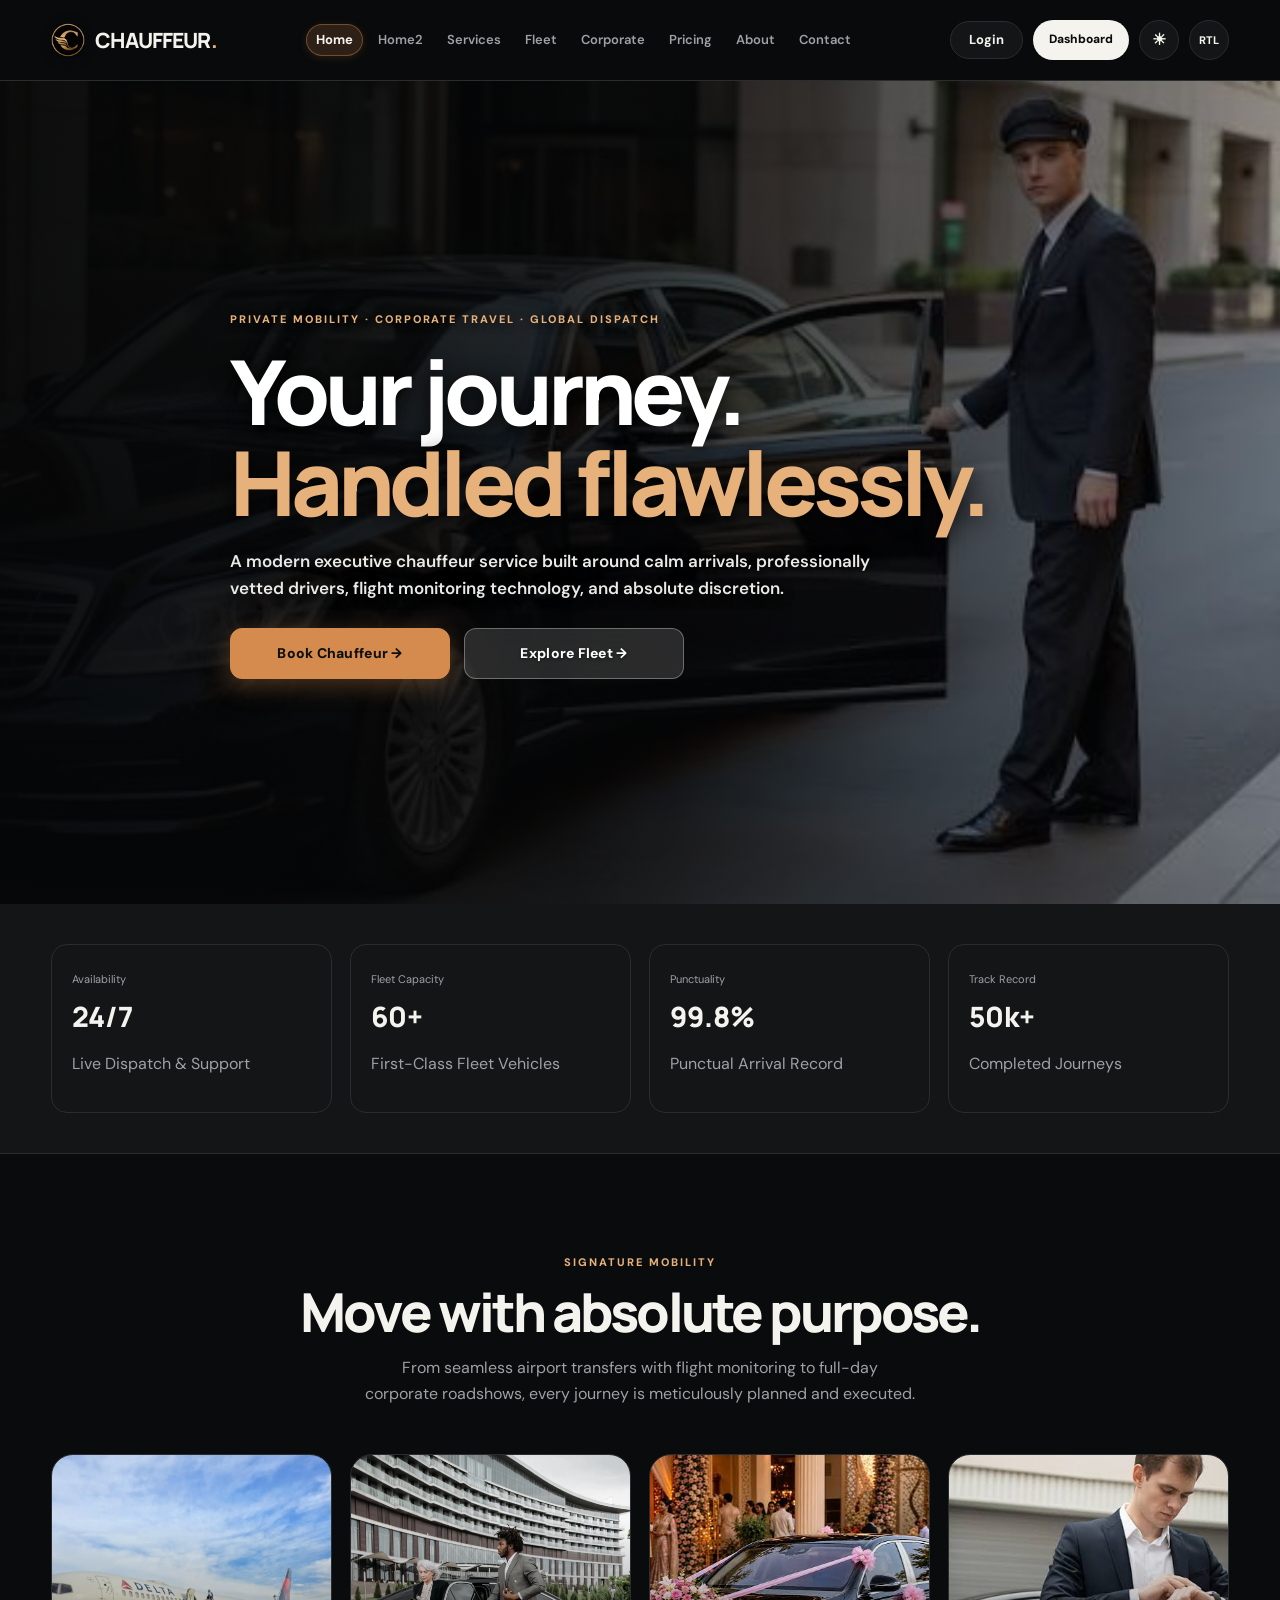
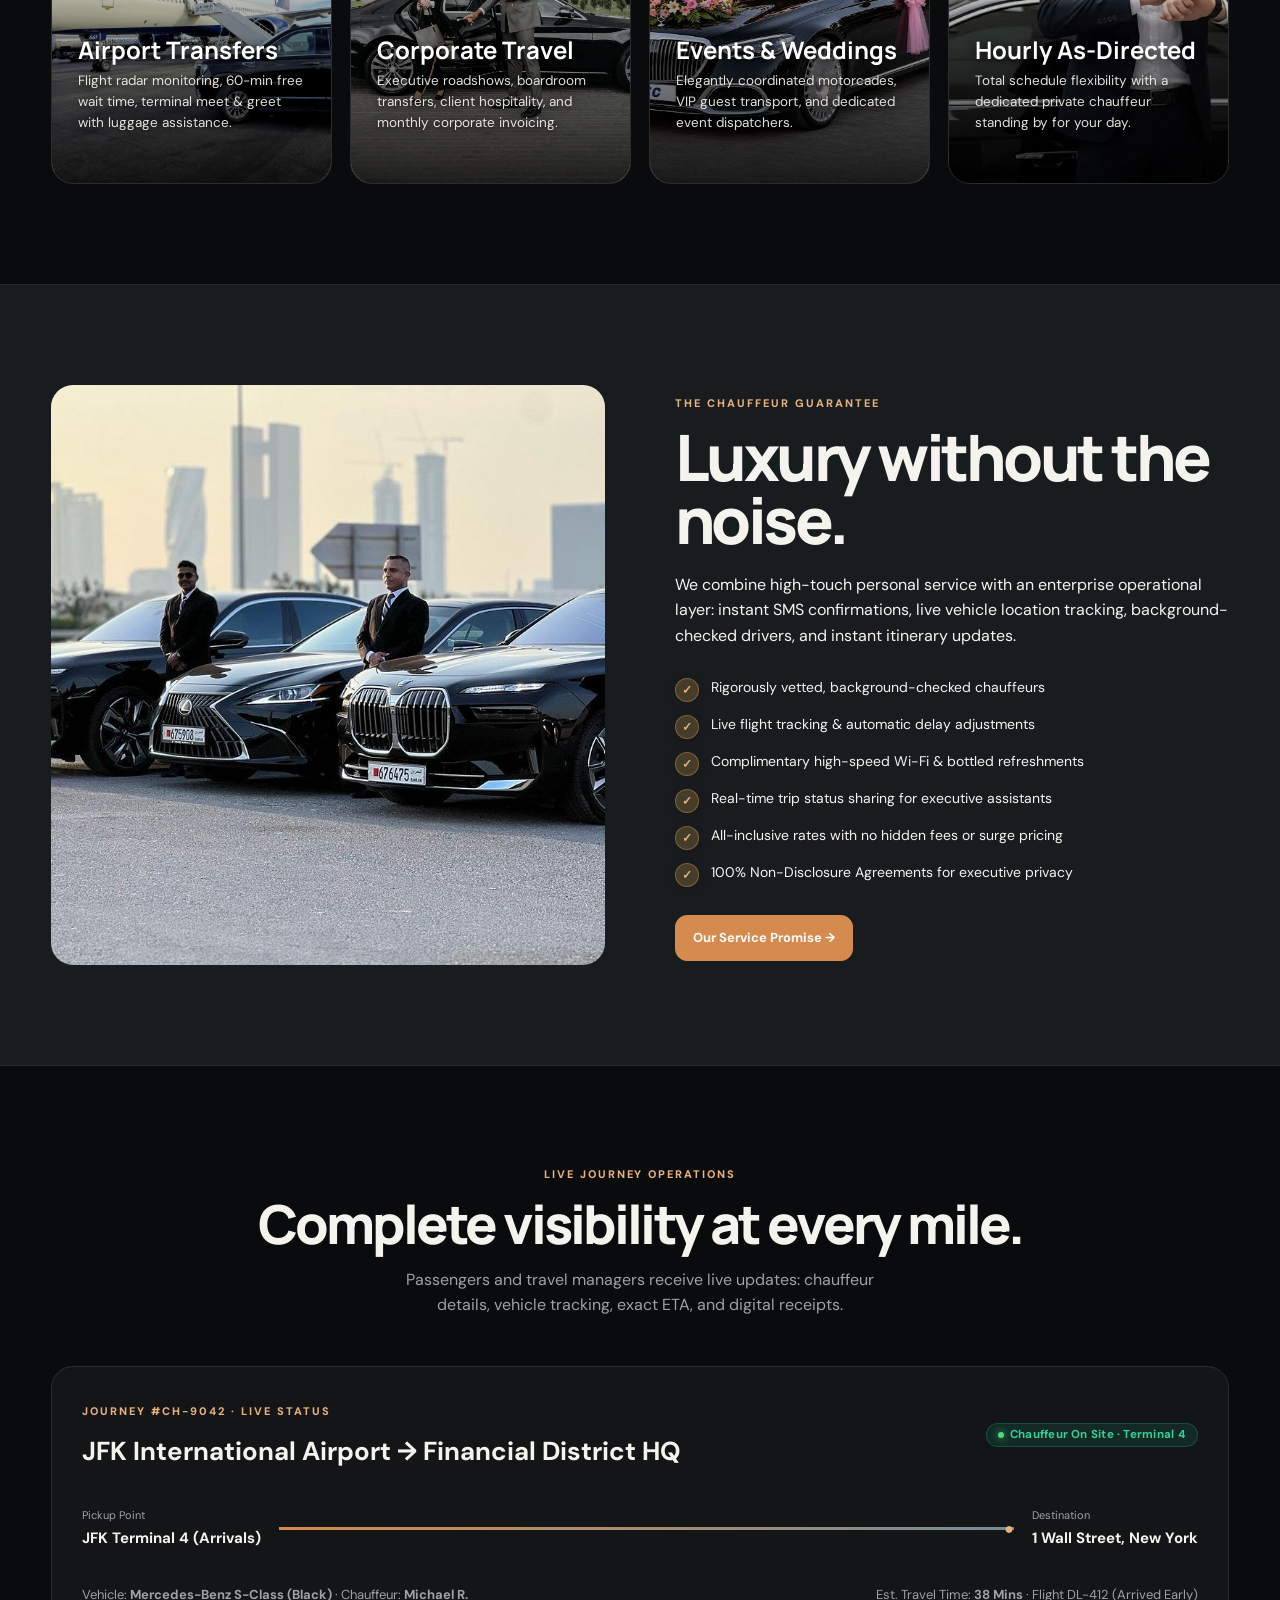
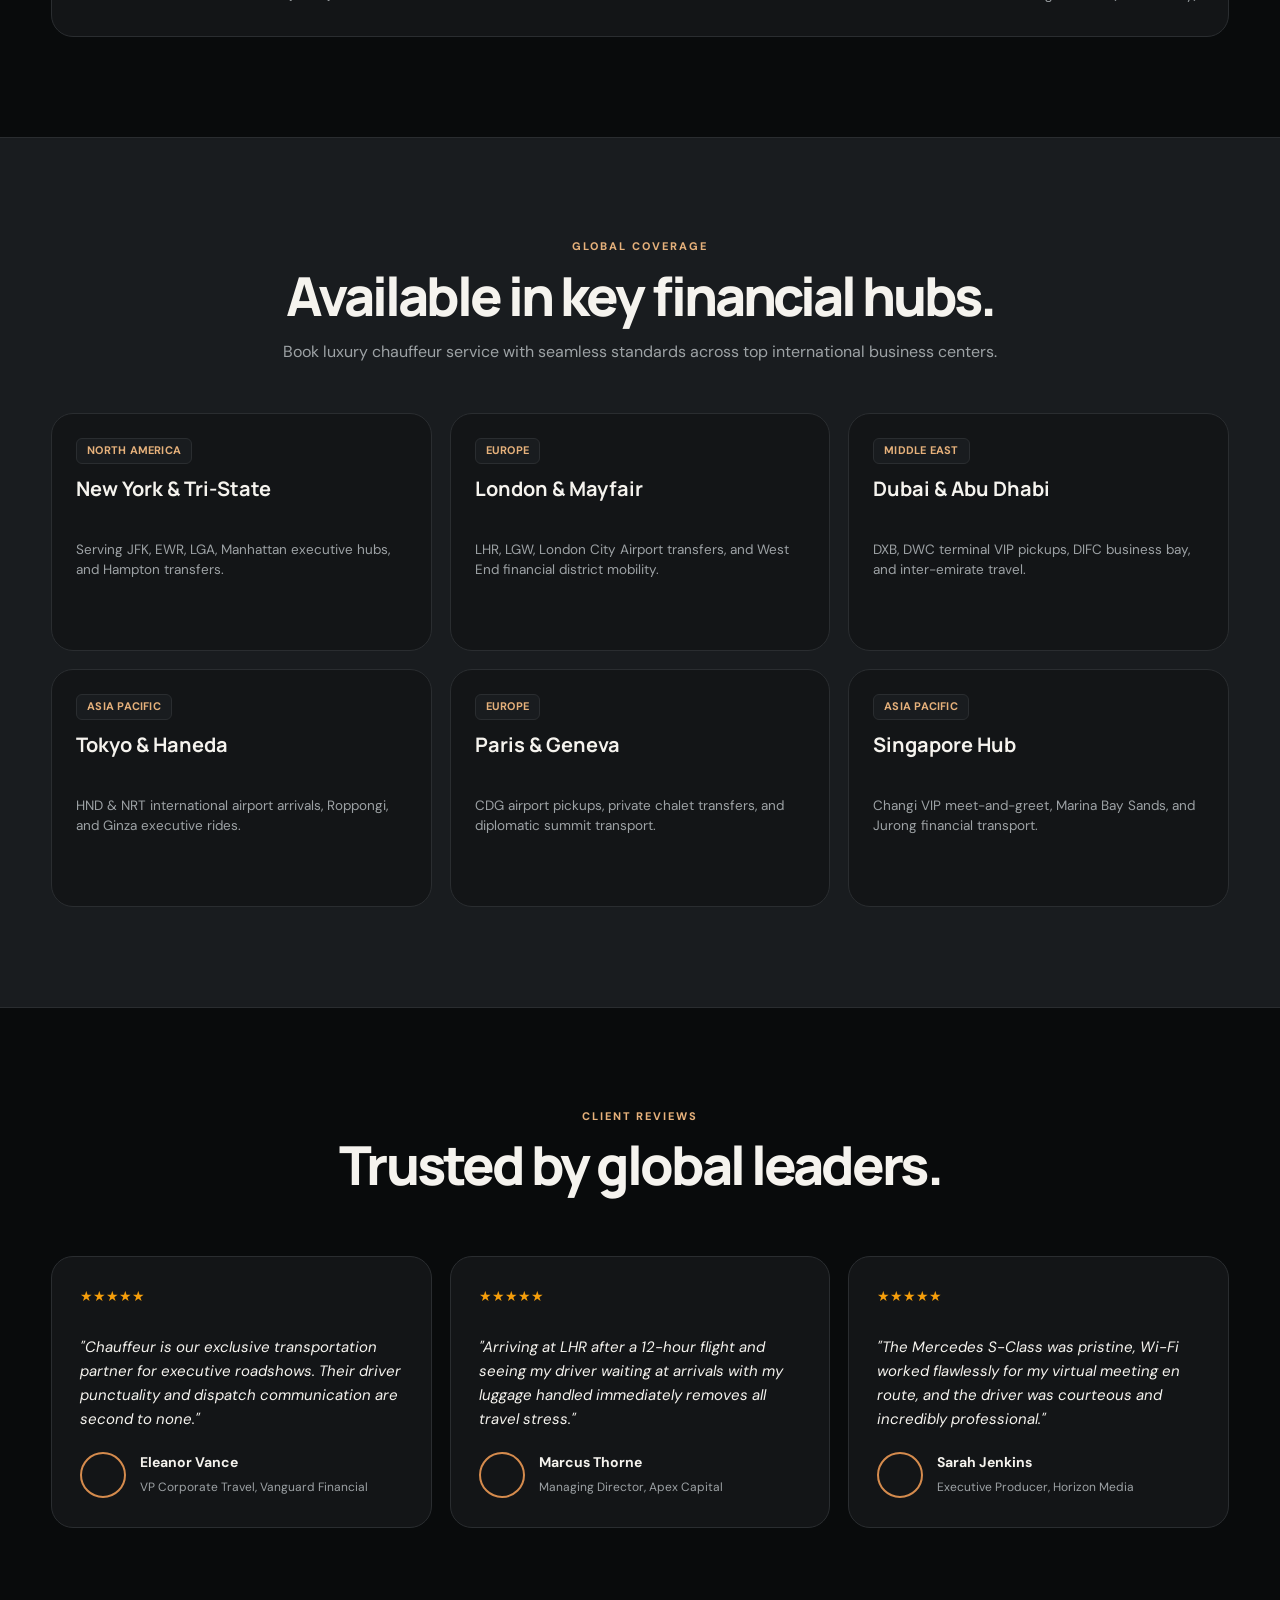
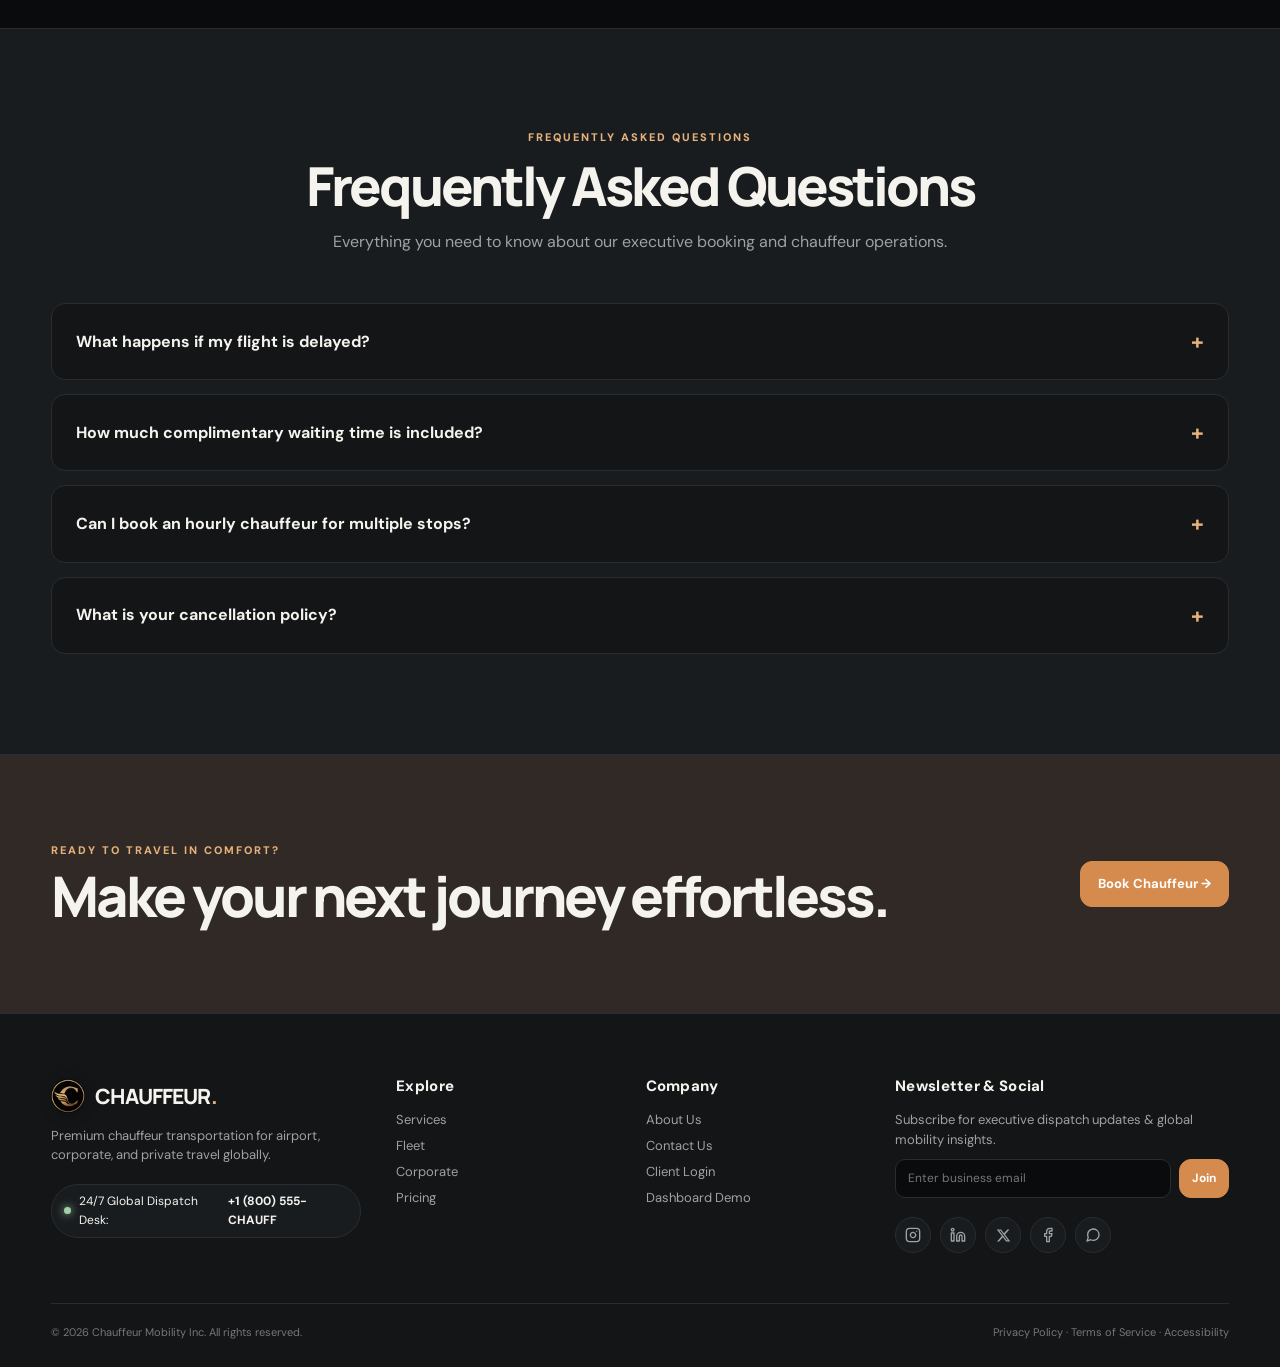
<file: index.html>
<!doctype html>
<html lang="en">

<head>
  <meta charset="utf-8">
  <meta name="viewport" content="width=device-width,initial-scale=1">
  <meta name="description"
    content="Chauffeur - World-class executive limousine & private chauffeur transportation service.">
  <title>Home · Executive Chauffeur Service</title>
  <link rel="icon" type="image/png" href="favicon.png">
  <link rel="stylesheet" href="style.css">
</head>

<body>
  <header class="header">
    <div class="container nav">
      <a class="brand" href="index.html">
        <img src="favicon.png" alt="CHAUFFEUR." class="brand-favicon">
        <span class="brand-text">CHAUFFEUR<span class="dot">.</span></span>
      </a>
      <nav class="navlinks">
        <a class="active" href="index.html">Home</a>
        <a href="home2.html">Home2</a>
        <a href="services.html">Services</a>
        <a href="fleet.html">Fleet</a>
        <a href="corporate.html">Corporate</a>
        <a href="pricing.html">Pricing</a>
        <a href="about.html">About</a>
        <a href="contact.html">Contact</a>
        <div class="mobile-nav-actions">
          <a class="login-link" href="login.html">Login</a>
          <a class="dashboard-head-btn" href="dashboard.html">Dashboard</a>
        </div>
      </nav>
      <div class="nav-actions">
        <a class="login-link" href="login.html">Login</a>
        <a class="dashboard-head-btn" href="dashboard.html">Dashboard</a>
        <button class="theme-toggle" type="button" aria-label="Switch theme">☀</button>
        <button class="dir-toggle" type="button" aria-label="Switch text direction">RTL</button>
        <button class="menu" aria-label="Open menu">☰</button>
      </div>
    </div>
  </header>

  <main>
    <!-- HERO SECTION -->
    <section class="hero">
      <div class="container hero-inner reveal">
        <span class="eyebrow">Private Mobility · Corporate Travel · Global Dispatch</span>
        <h1 class="display">Your journey.<br><span style="color:var(--accent2)">Handled flawlessly.</span></h1>
        <p>A modern executive chauffeur service built around calm arrivals, professionally vetted drivers, flight
          monitoring technology, and absolute discretion.</p>
        <div class="hero-actions">
          <button class="btn primary open-book">Book Chauffeur →</button>
          <a class="btn" href="fleet.html">Explore Fleet →</a>
        </div>
      </div>
    </section>

    <!-- METRICS STRIP SECTION (SEPARATE FROM HERO VIEWPORT) -->
    <section class="section" style="padding:40px 0;border-bottom:1px solid var(--line);background:var(--panel)">
      <div class="container">
        <div class="grid4">
          <div class="metric reveal">
            <span>Availability</span>
            <strong>24/7</strong>
            <p class="muted">Live Dispatch & Support</p>
          </div>
          <div class="metric reveal">
            <span>Fleet Capacity</span>
            <strong>60+</strong>
            <p class="muted">First-Class Fleet Vehicles</p>
          </div>
          <div class="metric reveal">
            <span>Punctuality</span>
            <strong>99.8%</strong>
            <p class="muted">Punctual Arrival Record</p>
          </div>
          <div class="metric reveal">
            <span>Track Record</span>
            <strong>50k+</strong>
            <p class="muted">Completed Journeys</p>
          </div>
        </div>
      </div>
    </section>

    <!-- SERVICES SHOWCASE SECTION -->
    <section class="section">
      <div class="container">
        <div class="section-head reveal">
          <div>
            <span class="eyebrow">Signature Mobility</span>
            <h2 class="display">Move with absolute purpose.</h2>
          </div>
          <p>From seamless airport transfers with flight monitoring to full-day corporate roadshows, every journey is
            meticulously planned and executed.</p>
        </div>
        <div class="grid4">
          <a class="card service-card reveal" style="background-image:url(airportservic1.webp)" href="services.html">
            <span class="number">01</span>
            <h3>Airport Transfers</h3>
            <p>Flight radar monitoring, 60-min free wait time, terminal meet & greet with luggage assistance.</p>
          </a>
          <a class="card service-card reveal" style="background-image:url(orporatetrav.webp)" href="services.html">
            <span class="number">02</span>
            <h3>Corporate Travel</h3>
            <p>Executive roadshows, boardroom transfers, client hospitality, and monthly corporate invoicing.</p>
          </a>
          <a class="card service-card reveal" style="background-image:url(wedding.jfif)" href="services.html">
            <span class="number">03</span>
            <h3>Events & Weddings</h3>
            <p>Elegantly coordinated motorcades, VIP guest transport, and dedicated event dispatchers.</p>
          </a>
          <a class="card service-card reveal" style="background-image:url(hourly.jfif)" href="services.html">
            <span class="number">04</span>
            <h3>Hourly As-Directed</h3>
            <p>Total schedule flexibility with a dedicated private chauffeur standing by for your day.</p>
          </a>
        </div>
      </div>
    </section>

    <!-- THE CHAUFFEUR EXPERIENCE SECTION -->
    <section class="section section-alt">
      <div class="container split">
        <div class="split-image reveal" style="background-image:url(lwn.jpg)">
        </div>
        <div class="copy reveal">
          <span class="eyebrow">The Chauffeur Guarantee</span>
          <h2 class="display">Luxury without the noise.</h2>
          <p>We combine high-touch personal service with an enterprise operational layer: instant SMS confirmations,
            live vehicle location tracking, background-checked drivers, and instant itinerary updates.</p>
          <div class="checks">
            <div class="check"><b>✓</b> Rigorously vetted, background-checked chauffeurs</div>
            <div class="check"><b>✓</b> Live flight tracking & automatic delay adjustments</div>
            <div class="check"><b>✓</b> Complimentary high-speed Wi-Fi & bottled refreshments</div>
            <div class="check"><b>✓</b> Real-time trip status sharing for executive assistants</div>
            <div class="check"><b>✓</b> All-inclusive rates with no hidden fees or surge pricing</div>
            <div class="check"><b>✓</b> 100% Non-Disclosure Agreements for executive privacy</div>
          </div>
          <a class="btn primary" href="about.html">Our Service Promise →</a>
        </div>
      </div>
    </section>

    <!-- LIVE TRACKING PREVIEW SECTION -->
    <section class="section">
      <div class="container">
        <div class="section-head reveal">
          <div>
            <span class="eyebrow">Live Journey Operations</span>
            <h2 class="display">Complete visibility at every mile.</h2>
          </div>
          <p>Passengers and travel managers receive live updates: chauffeur details, vehicle tracking, exact ETA, and
            digital receipts.</p>
        </div>
        <div class="route reveal">
          <div style="display:flex;justify-content:space-between;align-items:center;flex-wrap:wrap;gap:15px">
            <div>
              <span class="eyebrow">Journey #CH-9042 · Live Status</span>
              <h3 style="font-size:26px;margin:8px 0 0">JFK International Airport → Financial District HQ</h3>
            </div>
            <span class="status">Chauffeur On Site · Terminal 4</span>
          </div>
          <div class="route-line">
            <div class="route-point">
              <small>Pickup Point</small>
              <strong>JFK Terminal 4 (Arrivals)</strong>
            </div>
            <div class="route-track"></div>
            <div class="route-point">
              <small>Destination</small>
              <strong>1 Wall Street, New York</strong>
            </div>
          </div>
          <div
            style="display:flex;justify-content:space-between;align-items:center;color:var(--muted);font-size:13px;flex-wrap:wrap;gap:10px">
            <span>Vehicle: <strong>Mercedes-Benz S-Class (Black)</strong> · Chauffeur: <strong>Michael
                R.</strong></span>
            <span>Est. Travel Time: <strong>38 Mins</strong> · Flight DL-412 (Arrived Early)</span>
          </div>
        </div>
      </div>
    </section>

    <!-- GLOBAL SERVICE CITIES SECTION -->
    <section class="section section-alt">
      <div class="container">
        <div class="section-head reveal">
          <div>
            <span class="eyebrow">Global Coverage</span>
            <h2 class="display">Available in key financial hubs.</h2>
          </div>
          <p>Book luxury chauffeur service with seamless standards across top international business centers.</p>
        </div>
        <div class="grid3">
          <div class="card card-body reveal">
            <span class="badge">North America</span>
            <h3>New York & Tri-State</h3>
            <p>Serving JFK, EWR, LGA, Manhattan executive hubs, and Hampton transfers.</p>
          </div>
          <div class="card card-body reveal">
            <span class="badge">Europe</span>
            <h3>London & Mayfair</h3>
            <p>LHR, LGW, London City Airport transfers, and West End financial district mobility.</p>
          </div>
          <div class="card card-body reveal">
            <span class="badge">Middle East</span>
            <h3>Dubai & Abu Dhabi</h3>
            <p>DXB, DWC terminal VIP pickups, DIFC business bay, and inter-emirate travel.</p>
          </div>
          <div class="card card-body reveal">
            <span class="badge">Asia Pacific</span>
            <h3>Tokyo & Haneda</h3>
            <p>HND & NRT international airport arrivals, Roppongi, and Ginza executive rides.</p>
          </div>
          <div class="card card-body reveal">
            <span class="badge">Europe</span>
            <h3>Paris & Geneva</h3>
            <p>CDG airport pickups, private chalet transfers, and diplomatic summit transport.</p>
          </div>
          <div class="card card-body reveal">
            <span class="badge">Asia Pacific</span>
            <h3>Singapore Hub</h3>
            <p>Changi VIP meet-and-greet, Marina Bay Sands, and Jurong financial transport.</p>
          </div>
        </div>
      </div>
    </section>

    <!-- TESTIMONIALS SECTION -->
    <section class="section">
      <div class="container">
        <div class="section-head reveal">
          <div>
            <span class="eyebrow">Client Reviews</span>
            <h2 class="display">Trusted by global leaders.</h2>
          </div>
        </div>
        <div class="grid3">
          <div class="testimonial-card reveal">
            <div class="stars">★★★★★</div>
            <p>"Chauffeur is our exclusive transportation partner for executive roadshows. Their driver punctuality and
              dispatch communication are second to none."</p>
            <div class="author-info">
              <div class="author-avatar"
                style="background-image:url(https://images.unsplash.com/photo-1534528741775-53994a69daeb?auto=format&fit=crop&w=400&q=80)">
              </div>
              <div class="author-details">
                <strong>Eleanor Vance</strong>
                <span>VP Corporate Travel, Vanguard Financial</span>
              </div>
            </div>
          </div>
          <div class="testimonial-card reveal">
            <div class="stars">★★★★★</div>
            <p>"Arriving at LHR after a 12-hour flight and seeing my driver waiting at arrivals with my luggage handled
              immediately removes all travel stress."</p>
            <div class="author-info">
              <div class="author-avatar"
                style="background-image:url(https://images.unsplash.com/photo-1507003211169-0a1dd7228f2d?auto=format&fit=crop&w=400&q=80)">
              </div>
              <div class="author-details">
                <strong>Marcus Thorne</strong>
                <span>Managing Director, Apex Capital</span>
              </div>
            </div>
          </div>
          <div class="testimonial-card reveal">
            <div class="stars">★★★★★</div>
            <p>"The Mercedes S-Class was pristine, Wi-Fi worked flawlessly for my virtual meeting en route, and the
              driver was courteous and incredibly professional."</p>
            <div class="author-info">
              <div class="author-avatar"
                style="background-image:url(https://images.unsplash.com/photo-1573496359142-b8d87734a5a2?auto=format&fit=crop&w=400&q=80)">
              </div>
              <div class="author-details">
                <strong>Sarah Jenkins</strong>
                <span>Executive Producer, Horizon Media</span>
              </div>
            </div>
          </div>
        </div>
      </div>
    </section>

    <!-- FAQ SECTION -->
    <section class="section section-alt">
      <div class="container">
        <div class="section-head reveal">
          <div>
            <span class="eyebrow">Frequently Asked Questions</span>
            <h2 class="display">Frequently Asked Questions</h2>
          </div>
          <p>Everything you need to know about our executive booking and chauffeur operations.</p>
        </div>
        <div class="faq-list reveal">
          <div class="faq-item">
            <div class="faq-question">What happens if my flight is delayed?</div>
            <div class="faq-answer">We monitor all commercial and private flights in real time using flight radar
              tracking. Your chauffeur's dispatch time automatically adjusts to your actual landing time, guaranteeing
              your driver will be waiting when you land.</div>
          </div>
          <div class="faq-item">
            <div class="faq-question">How much complimentary waiting time is included?</div>
            <div class="faq-answer">All airport pickups include 60 minutes of complimentary wait time from the moment
              your plane touches down. Non-airport pickups include 15 minutes of complimentary wait time.</div>
          </div>
          <div class="faq-item">
            <div class="faq-question">Can I book an hourly chauffeur for multiple stops?</div>
            <div class="faq-answer">Yes, our Hourly As-Directed service allows you to keep a vehicle and dedicated
              driver at your disposal for as long as required, with unlimited stops within your designated service area.
            </div>
          </div>
          <div class="faq-item">
            <div class="faq-question">What is your cancellation policy?</div>
            <div class="faq-answer">Cancellations made up to 2 hours prior to pickup time for standard sedans and SUVs
              receive a 100% refund. For executive vans and specialized event fleets, 24 hours notice is requested.
            </div>
          </div>
        </div>
      </div>
    </section>

    <!-- CTA BANNER -->
    <section class="cta">
      <div class="container cta-box">
        <div>
          <span class="eyebrow">Ready to travel in comfort?</span>
          <h2 class="display">Make your next journey effortless.</h2>
        </div>
        <button class="btn primary open-book">Book Chauffeur →</button>
      </div>
    </section>
  </main>

  <!-- FOOTER -->
  <footer class="footer">
    <div class="container footer-grid">
      <div>
        <a class="brand" href="index.html">
          <img src="favicon.png" alt="CHAUFFEUR." class="brand-favicon">
          <span class="brand-text">CHAUFFEUR<span class="dot">.</span></span>
        </a>
        <p>Premium chauffeur transportation for airport, corporate, and private travel globally.</p>
        <div class="footer-contact-chip">
          <span class="pulse-dot"></span> 24/7 Global Dispatch Desk: <strong>+1 (800) 555-CHAUFF</strong>
        </div>
      </div>
      <div>
        <h4>Explore</h4>
        <a href="services.html">Services</a>
        <a href="fleet.html">Fleet</a>
        <a href="corporate.html">Corporate</a>
        <a href="pricing.html">Pricing</a>
      </div>
      <div>
        <h4>Company</h4>
        <a href="about.html">About Us</a>
        <a href="contact.html">Contact Us</a>
        <a href="login.html">Client Login</a>
        <a href="dashboard.html">Dashboard Demo</a>
      </div>
      <div>
        <h4>Newsletter & Social</h4>
        <p>Subscribe for executive dispatch updates & global mobility insights.</p>
        <div class="newsletter">
          <input type="email" placeholder="Enter business email" required>
          <button class="btn small primary" data-demo-action="Thanks — you are subscribed to updates.">Join</button>
        </div>
        <div class="socials" style="margin-top:14px">
          <a href="#" aria-label="Instagram" title="Instagram">
            <svg viewBox="0 0 24 24" width="16" height="16" fill="none" stroke="currentColor" stroke-width="2"
              stroke-linecap="round" stroke-linejoin="round">
              <rect x="2" y="2" width="20" height="20" rx="5" ry="5"></rect>
              <path d="M16 11.37A4 4 0 1 1 12.63 8 4 4 0 0 1 16 11.37z"></path>
              <line x1="17.5" y1="6.5" x2="17.51" y2="6.5"></line>
            </svg>
          </a>
          <a href="#" aria-label="LinkedIn" title="LinkedIn">
            <svg viewBox="0 0 24 24" width="16" height="16" fill="none" stroke="currentColor" stroke-width="2"
              stroke-linecap="round" stroke-linejoin="round">
              <path d="M16 8a6 6 0 0 1 6 6v7h-4v-7a2 2 0 0 0-2-2 2 2 0 0 0-2 2v7h-4v-7a6 6 0 0 1 6-6z"></path>
              <rect x="2" y="9" width="4" height="12"></rect>
              <circle cx="4" cy="4" r="2"></circle>
            </svg>
          </a>
          <a href="#" aria-label="X (Twitter)" title="X (Twitter)">
            <svg viewBox="0 0 24 24" width="15" height="15" fill="currentColor">
              <path
                d="M18.244 2.25h3.308l-7.227 8.26 8.502 11.24H16.17l-5.214-6.817L4.99 21.75H1.68l7.73-8.835L1.254 2.25H8.08l4.713 6.231zm-1.161 17.52h1.833L7.084 4.126H5.117z" />
            </svg>
          </a>
          <a href="#" aria-label="Facebook" title="Facebook">
            <svg viewBox="0 0 24 24" width="16" height="16" fill="none" stroke="currentColor" stroke-width="2"
              stroke-linecap="round" stroke-linejoin="round">
              <path d="M18 2h-3a5 5 0 0 0-5 5v3H7v4h3v8h4v-8h3l1-4h-4V7a1 1 0 0 1 1-1h3z"></path>
            </svg>
          </a>
          <a href="#" aria-label="WhatsApp" title="WhatsApp">
            <svg viewBox="0 0 24 24" width="16" height="16" fill="none" stroke="currentColor" stroke-width="2"
              stroke-linecap="round" stroke-linejoin="round">
              <path
                d="M21 11.5a8.38 8.38 0 0 1-.9 3.8 8.5 8.5 0 0 1-7.6 4.7 8.38 8.38 0 0 1-3.8-.9L3 21l1.9-5.7a8.38 8.38 0 0 1-.9-3.8 8.5 8.5 0 0 1 4.7-7.6 8.38 8.38 0 0 1 3.8-.9h.5a8.48 8.48 0 0 1 8 8v.5z">
              </path>
            </svg>
          </a>
        </div>
      </div>
    </div>
    <div class="container footer-bottom">
      <span>© <span data-year></span> Chauffeur Mobility Inc. All rights reserved.</span>
      <span>Privacy Policy · Terms of Service · Accessibility</span>
    </div>
  </footer>

  <button class="backtop" aria-label="Back to top">↑</button>

  <div class="mobile-cta">
    <button class="btn primary open-book">Book a Chauffeur</button>
  </div>

  <!-- BOOKING MODAL -->
  <div class="modal">
    <div class="modal-box">
      <button class="modal-close" aria-label="Close modal">×</button>
      <span class="eyebrow">Executive Reservation</span>
      <h2 class="display" style="font-size:36px;margin:10px 0 20px">Book your journey.</h2>
      <form data-demo
        data-message="Reservation request submitted successfully! Dispatch details will be sent via SMS and email.">
        <div class="form-grid">
          <div class="field">
            <label>Pickup Location</label>
            <input required placeholder="Airport code, hotel, or street address">
          </div>
          <div class="field">
            <label>Drop-off Destination</label>
            <input required placeholder="Destination address or airport">
          </div>
          <div class="field">
            <label>Pickup Date</label>
            <input required type="date">
          </div>
          <div class="field">
            <label>Pickup Time</label>
            <input required type="time">
          </div>
          <div class="field">
            <label>Passengers</label>
            <select>
              <option>1 Passenger</option>
              <option>2 Passengers</option>
              <option>3 Passengers</option>
              <option>4-6 Passengers</option>
              <option>7+ Passengers (Group)</option>
            </select>
          </div>
          <div class="field">
            <label>Vehicle Class</label>
            <select>
              <option>Mercedes-Benz S-Class (First Class)</option>
              <option>BMW 7 Series (Executive Sedan)</option>
              <option>Cadillac Escalade (Luxury SUV)</option>
              <option>Mercedes V-Class (Executive Van)</option>
              <option>Maybach S680 (Ultra Luxury)</option>
            </select>
          </div>
          <div class="field full">
            <label>Special Instructions / Flight Number</label>
            <textarea
              placeholder="Provide flight number, luggage count, child seat request, or custom itinerary notes..."></textarea>
          </div>
        </div>
        <button class="btn primary" style="margin-top:18px;width:100%" type="submit">Submit Reservation Request</button>
      </form>
    </div>
  </div>

  <div class="toast"></div>
  <script src="script.js"></script>
</body>

</html>
</file>
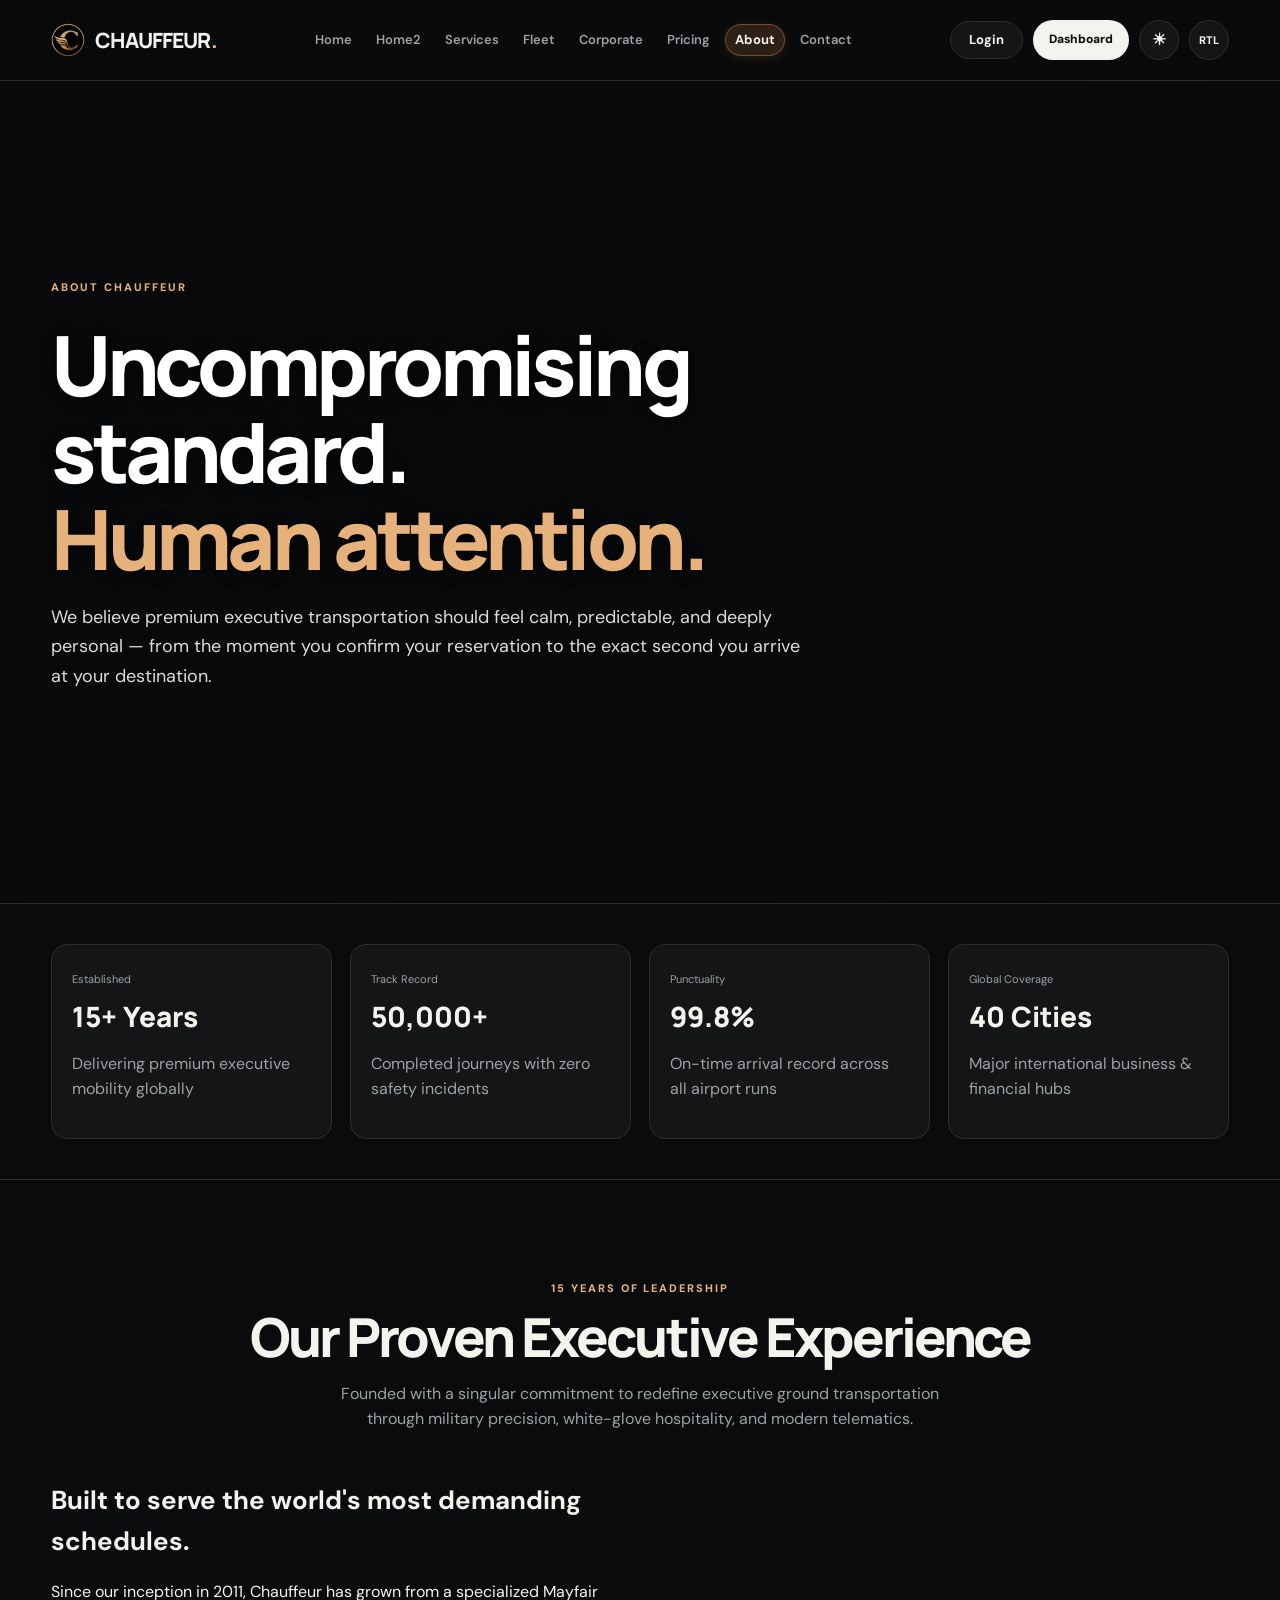
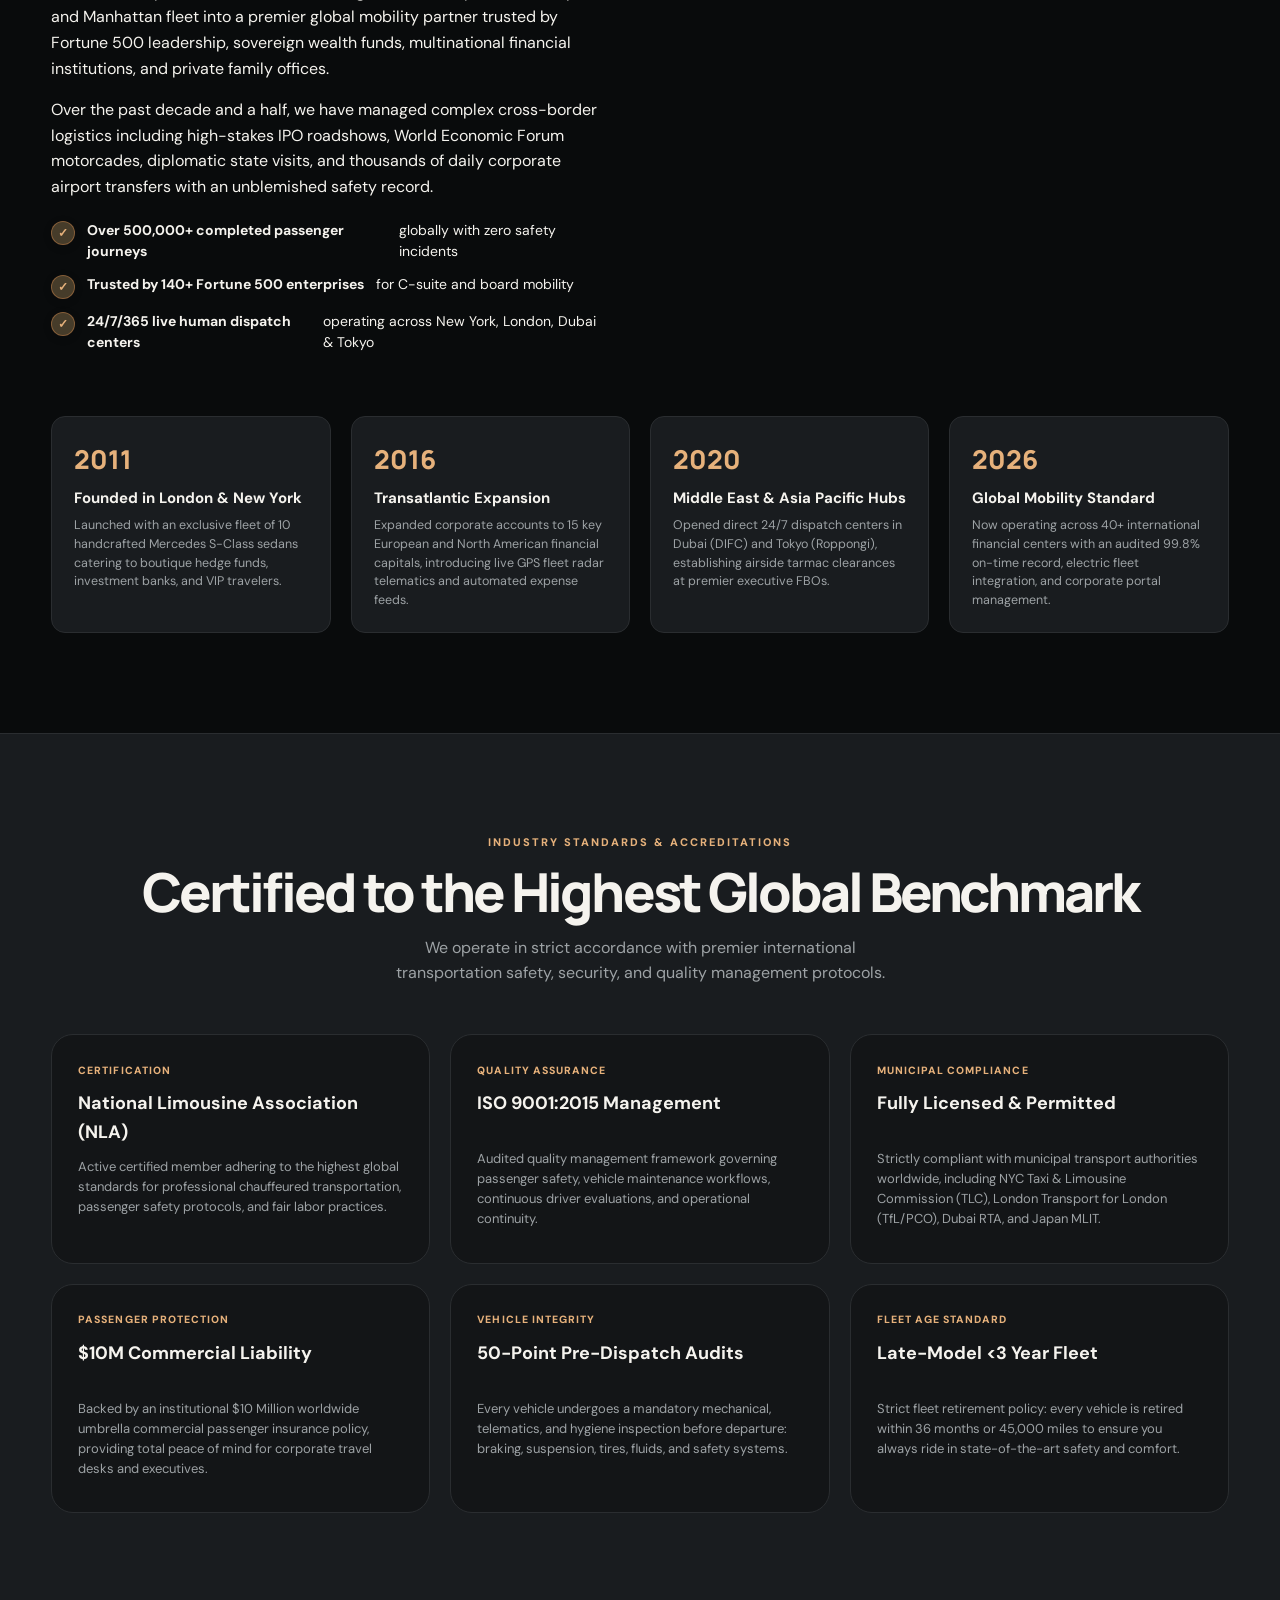
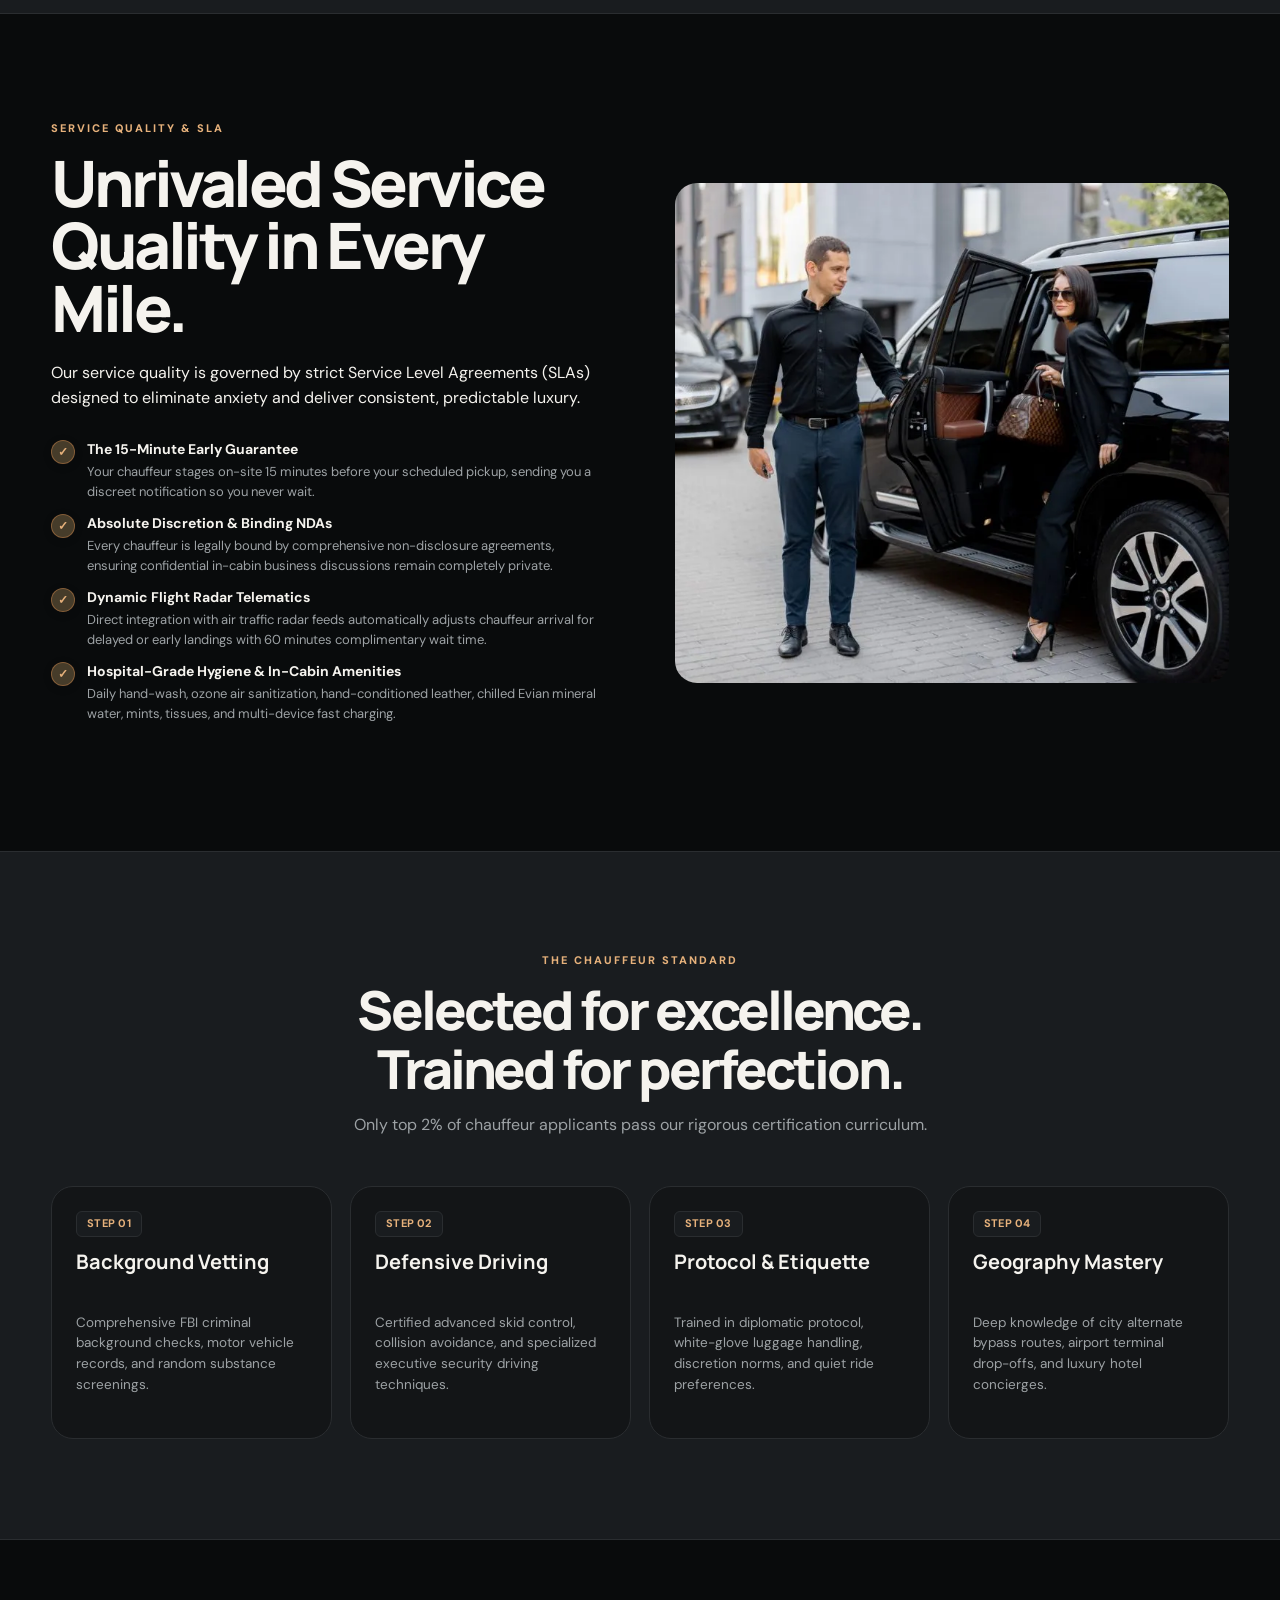
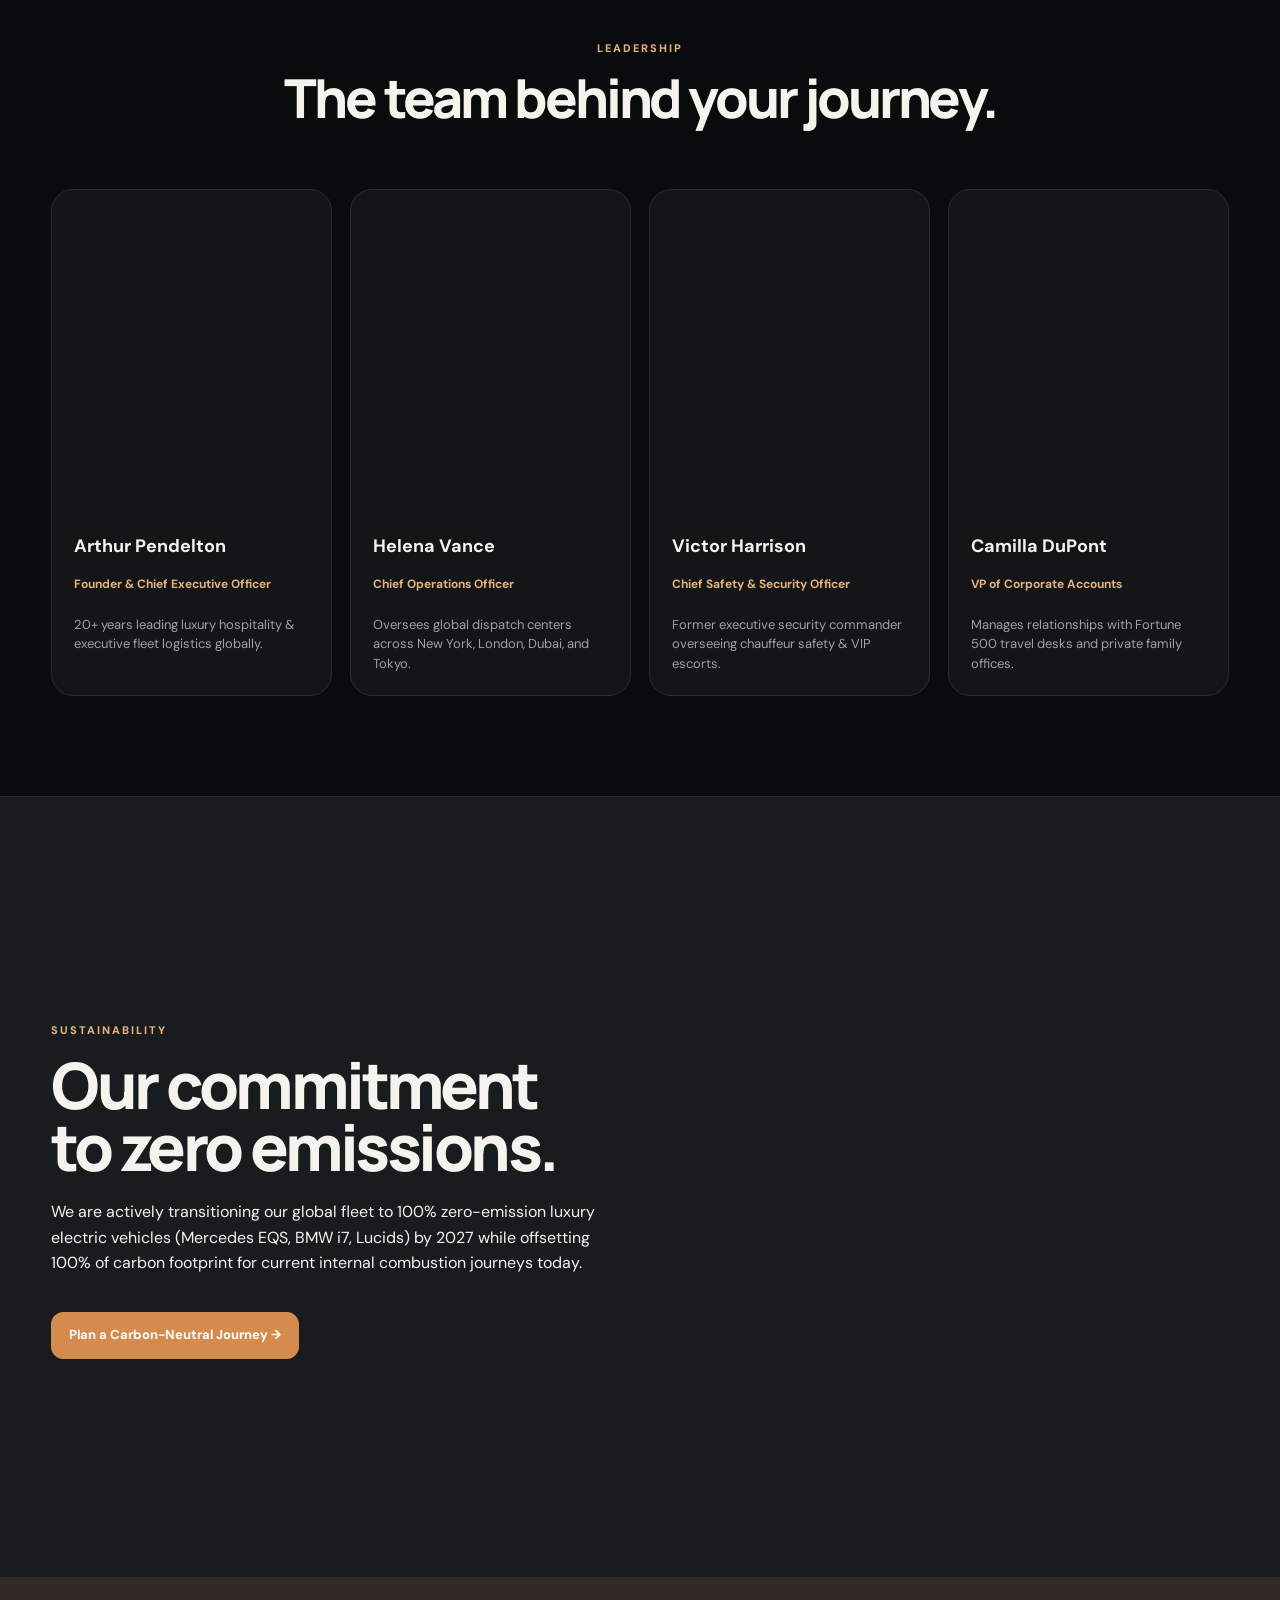
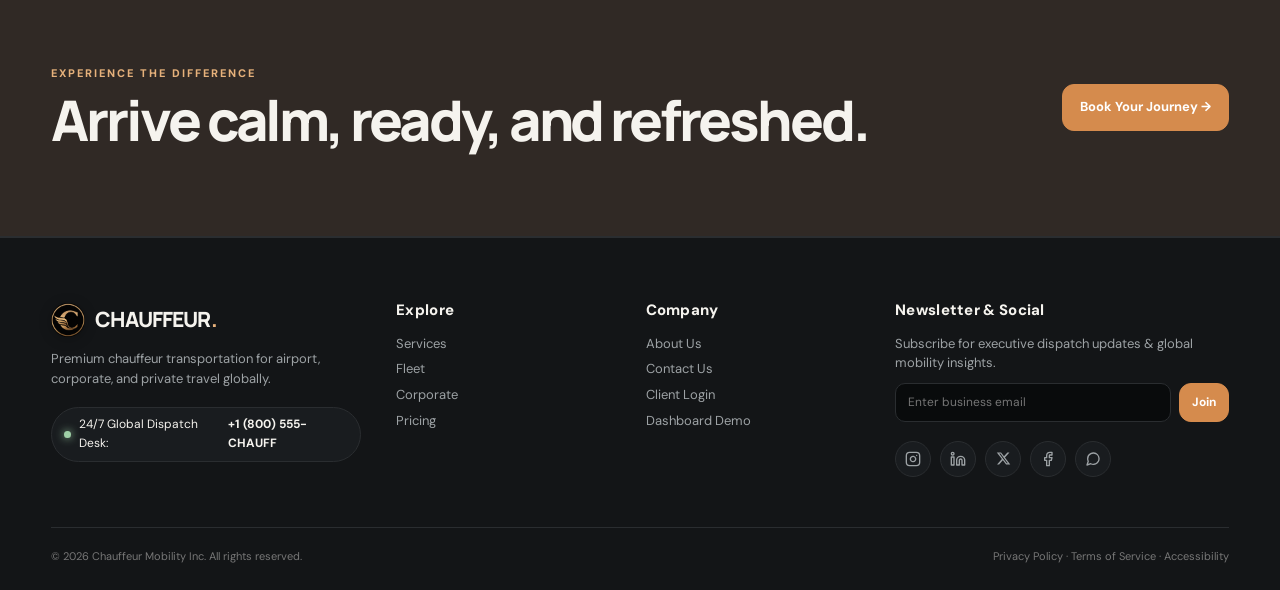
<file: about.html>
<!doctype html>
<html lang="en">

<head>
  <meta charset="utf-8">
  <meta name="viewport" content="width=device-width,initial-scale=1">
  <meta name="description"
    content="Learn about Chauffeur's heritage, chauffeur training standards, leadership team, and global commitment.">
  <title>About Us · Chauffeur.</title>
  <link rel="icon" type="image/png" href="favicon.png">
  <link rel="stylesheet" href="style.css">
</head>

<body>
  <header class="header">
    <div class="container nav">
      <a class="brand" href="index.html">
        <img src="favicon.png" alt="CHAUFFEUR." class="brand-favicon">
        <span class="brand-text">CHAUFFEUR<span class="dot">.</span></span>
      </a>
      <nav class="navlinks">
        <a href="index.html">Home</a>
        <a href="home2.html">Home2</a>
        <a href="services.html">Services</a>
        <a href="fleet.html">Fleet</a>
        <a href="corporate.html">Corporate</a>
        <a href="pricing.html">Pricing</a>
        <a class="active" href="about.html">About</a>
        <a href="contact.html">Contact</a>
        <div class="mobile-nav-actions">
          <a class="login-link" href="login.html">Login</a>
          <a class="dashboard-head-btn" href="dashboard.html">Dashboard</a>
        </div>
      </nav>
      <div class="nav-actions">
        <a class="login-link" href="login.html">Login</a>
        <a class="dashboard-head-btn" href="dashboard.html">Dashboard</a>
        <button class="theme-toggle" type="button" aria-label="Switch theme">☀</button>
        <button class="dir-toggle" type="button" aria-label="Switch text direction">RTL</button>
        <button class="menu" aria-label="Open menu">☰</button>
      </div>
    </div>
  </header>

  <main>
    <!-- HERO SECTION -->
    <section class="page-hero page-hero-about">
      <div class="container reveal">
        <span class="eyebrow">About Chauffeur</span>
        <h1 class="display">Uncompromising standard.<br><span style="color:var(--accent2)">Human attention.</span></h1>
        <p>We believe premium executive transportation should feel calm, predictable, and deeply personal — from the
          moment you confirm your reservation to the exact second you arrive at your destination.</p>
      </div>
    </section>

    <!-- COMPANY MILESTONES METRICS -->
    <section class="section" style="padding:40px 0;border-bottom:1px solid var(--line)">
      <div class="container">
        <div class="grid4">
          <div class="metric reveal">
            <span>Established</span>
            <strong>15+ Years</strong>
            <p class="muted">Delivering premium executive mobility globally</p>
          </div>
          <div class="metric reveal">
            <span>Track Record</span>
            <strong>50,000+</strong>
            <p class="muted">Completed journeys with zero safety incidents</p>
          </div>
          <div class="metric reveal">
            <span>Punctuality</span>
            <strong>99.8%</strong>
            <p class="muted">On-time arrival record across all airport runs</p>
          </div>
          <div class="metric reveal">
            <span>Global Coverage</span>
            <strong>40 Cities</strong>
            <p class="muted">Major international business & financial hubs</p>
          </div>
        </div>
      </div>
    </section>

    <!-- COMPANY EXPERIENCE & 15-YEAR HERITAGE SECTION -->
    <section class="section">
      <div class="container">
        <div class="section-head reveal">
          <div>
            <span class="eyebrow">15 Years of Leadership</span>
            <h2 class="display">Our Proven Executive Experience</h2>
          </div>
          <p>Founded with a singular commitment to redefine executive ground transportation through military precision,
            white-glove hospitality, and modern telematics.</p>
        </div>

        <div class="split" style="margin-bottom:35px">
          <div class="copy reveal">
            <h3 style="font-size:26px;margin:0 0 16px;color:var(--text)">Built to serve the world's most demanding
              schedules.</h3>
            <p>Since our inception in 2011, Chauffeur has grown from a specialized Mayfair and Manhattan fleet into a
              premier global mobility partner trusted by Fortune 500 leadership, sovereign wealth funds, multinational
              financial institutions, and private family offices.</p>
            <p style="margin-top:12px">Over the past decade and a half, we have managed complex cross-border logistics
              including high-stakes IPO roadshows, World Economic Forum motorcades, diplomatic state visits, and
              thousands of daily corporate airport transfers with an unblemished safety record.</p>
            <div class="checks" style="margin-top:20px">
              <div class="check"><b>✓</b> <strong>Over 500,000+ completed passenger journeys</strong> globally with zero
                safety incidents</div>
              <div class="check"><b>✓</b> <strong>Trusted by 140+ Fortune 500 enterprises</strong> for C-suite and board
                mobility</div>
              <div class="check"><b>✓</b> <strong>24/7/365 live human dispatch centers</strong> operating across New
                York, London, Dubai & Tokyo</div>
            </div>
          </div>
          <div class="split-image reveal"
            style="background-image:url(https://images.unsplash.com/photo-1511919884226-fd3cad34687c?auto=format&fit=crop&w=1400&q=85);min-height:480px">
          </div>
        </div>

        <!-- EXPERIENCE TIMELINE -->
        <div class="experience-timeline reveal">
          <div class="timeline-milestone">
            <div class="timeline-year">2011</div>
            <h4>Founded in London & New York</h4>
            <p>Launched with an exclusive fleet of 10 handcrafted Mercedes S-Class sedans catering to boutique hedge
              funds, investment banks, and VIP travelers.</p>
          </div>
          <div class="timeline-milestone">
            <div class="timeline-year">2016</div>
            <h4>Transatlantic Expansion</h4>
            <p>Expanded corporate accounts to 15 key European and North American financial capitals, introducing live
              GPS fleet radar telematics and automated expense feeds.</p>
          </div>
          <div class="timeline-milestone">
            <div class="timeline-year">2020</div>
            <h4>Middle East & Asia Pacific Hubs</h4>
            <p>Opened direct 24/7 dispatch centers in Dubai (DIFC) and Tokyo (Roppongi), establishing airside tarmac
              clearances at premier executive FBOs.</p>
          </div>
          <div class="timeline-milestone">
            <div class="timeline-year">2026</div>
            <h4>Global Mobility Standard</h4>
            <p>Now operating across 40+ international financial centers with an audited 99.8% on-time record, electric
              fleet integration, and corporate portal management.</p>
          </div>
        </div>
      </div>
    </section>

    <!-- INDUSTRY STANDARDS & GLOBAL ACCREDITATIONS SECTION -->
    <section class="section section-alt">
      <div class="container">
        <div class="section-head reveal">
          <div>
            <span class="eyebrow">Industry Standards & Accreditations</span>
            <h2 class="display">Certified to the Highest Global Benchmark</h2>
          </div>
          <p>We operate in strict accordance with premier international transportation safety, security, and quality
            management protocols.</p>
        </div>

        <div class="standards-grid grid3">
          <div class="standard-card reveal">
            <span class="standard-badge">Certification</span>
            <h3>National Limousine Association (NLA)</h3>
            <p>Active certified member adhering to the highest global standards for professional chauffeured
              transportation, passenger safety protocols, and fair labor practices.</p>
          </div>

          <div class="standard-card reveal">
            <span class="standard-badge">Quality Assurance</span>
            <h3>ISO 9001:2015 Management</h3>
            <p>Audited quality management framework governing passenger safety, vehicle maintenance workflows,
              continuous driver evaluations, and operational continuity.</p>
          </div>

          <div class="standard-card reveal">
            <span class="standard-badge">Municipal Compliance</span>
            <h3>Fully Licensed & Permitted</h3>
            <p>Strictly compliant with municipal transport authorities worldwide, including NYC Taxi & Limousine
              Commission (TLC), London Transport for London (TfL/PCO), Dubai RTA, and Japan MLIT.</p>
          </div>

          <div class="standard-card reveal">
            <span class="standard-badge">Passenger Protection</span>
            <h3>$10M Commercial Liability</h3>
            <p>Backed by an institutional $10 Million worldwide umbrella commercial passenger insurance policy,
              providing total peace of mind for corporate travel desks and executives.</p>
          </div>

          <div class="standard-card reveal">
            <span class="standard-badge">Vehicle Integrity</span>
            <h3>50-Point Pre-Dispatch Audits</h3>
            <p>Every vehicle undergoes a mandatory mechanical, telematics, and hygiene inspection before departure:
              braking, suspension, tires, fluids, and safety systems.</p>
          </div>

          <div class="standard-card reveal">
            <span class="standard-badge">Fleet Age Standard</span>
            <h3>Late-Model <3 Year Fleet</h3>
                <p>Strict fleet retirement policy: every vehicle is retired within 36 months or 45,000 miles to ensure
                  you always ride in state-of-the-art safety and comfort.</p>
          </div>
        </div>
      </div>
    </section>

    <!-- SERVICE QUALITY & WHITE-GLOVE SLA COMMITMENT -->
    <section class="section">
      <div class="container split">
        <div class="copy reveal">
          <span class="eyebrow">Service Quality & SLA</span>
          <h2 class="display">Unrivaled Service Quality in Every Mile.</h2>
          <p>Our service quality is governed by strict Service Level Agreements (SLAs) designed to eliminate anxiety and
            deliver consistent, predictable luxury.</p>
          <div class="checks">
            <div class="check">
              <b>✓</b>
              <div>
                <strong>The 15-Minute Early Guarantee</strong>
                <p style="margin:2px 0 0;font-size:13px;color:var(--muted)">Your chauffeur stages on-site 15 minutes
                  before your scheduled pickup, sending you a discreet notification so you never wait.</p>
              </div>
            </div>
            <div class="check">
              <b>✓</b>
              <div>
                <strong>Absolute Discretion & Binding NDAs</strong>
                <p style="margin:2px 0 0;font-size:13px;color:var(--muted)">Every chauffeur is legally bound by
                  comprehensive non-disclosure agreements, ensuring confidential in-cabin business discussions remain
                  completely private.</p>
              </div>
            </div>
            <div class="check">
              <b>✓</b>
              <div>
                <strong>Dynamic Flight Radar Telematics</strong>
                <p style="margin:2px 0 0;font-size:13px;color:var(--muted)">Direct integration with air traffic radar
                  feeds automatically adjusts chauffeur arrival for delayed or early landings with 60 minutes
                  complimentary wait time.</p>
              </div>
            </div>
            <div class="check">
              <b>✓</b>
              <div>
                <strong>Hospital-Grade Hygiene & In-Cabin Amenities</strong>
                <p style="margin:2px 0 0;font-size:13px;color:var(--muted)">Daily hand-wash, ozone air sanitization,
                  hand-conditioned leather, chilled Evian mineral water, mints, tissues, and multi-device fast charging.
                </p>
              </div>
            </div>
          </div>
        </div>
        <div class="split-image reveal" style="background-image:url(about2.webp);min-height:500px"></div>
      </div>
    </section>

    <!-- CHAUFFEUR VETTING & TRAINING STANDARDS -->
    <section class="section section-alt">
      <div class="container">
        <div class="section-head reveal">
          <div>
            <span class="eyebrow">The Chauffeur Standard</span>
            <h2 class="display">Selected for excellence. Trained for perfection.</h2>
          </div>
          <p>Only top 2% of chauffeur applicants pass our rigorous certification curriculum.</p>
        </div>
        <div class="grid4">
          <div class="card card-body reveal">
            <span class="badge" style="margin-bottom:12px">Step 01</span>
            <h3>Background Vetting</h3>
            <p>Comprehensive FBI criminal background checks, motor vehicle records, and random substance screenings.</p>
          </div>
          <div class="card card-body reveal">
            <span class="badge" style="margin-bottom:12px">Step 02</span>
            <h3>Defensive Driving</h3>
            <p>Certified advanced skid control, collision avoidance, and specialized executive security driving
              techniques.</p>
          </div>
          <div class="card card-body reveal">
            <span class="badge" style="margin-bottom:12px">Step 03</span>
            <h3>Protocol & Etiquette</h3>
            <p>Trained in diplomatic protocol, white-glove luggage handling, discretion norms, and quiet ride
              preferences.</p>
          </div>
          <div class="card card-body reveal">
            <span class="badge" style="margin-bottom:12px">Step 04</span>
            <h3>Geography Mastery</h3>
            <p>Deep knowledge of city alternate bypass routes, airport terminal drop-offs, and luxury hotel concierges.
            </p>
          </div>
        </div>
      </div>
    </section>

    <!-- LEADERSHIP TEAM SECTION -->
    <section class="section">
      <div class="container">
        <div class="section-head reveal">
          <div>
            <span class="eyebrow">Leadership</span>
            <h2 class="display">The team behind your journey.</h2>
          </div>
        </div>
        <div class="grid4">
          <div class="team-card reveal">
            <div class="team-img"
              style="background-image:url(https://images.unsplash.com/photo-1560250097-0b93528c311a?auto=format&fit=crop&w=800&q=80)">
            </div>
            <div class="team-body">
              <h3>Arthur Pendelton</h3>
              <span>Founder & Chief Executive Officer</span>
              <p>20+ years leading luxury hospitality & executive fleet logistics globally.</p>
            </div>
          </div>
          <div class="team-card reveal">
            <div class="team-img"
              style="background-image:url(https://images.unsplash.com/photo-1573496359142-b8d87734a5a2?auto=format&fit=crop&w=800&q=80)">
            </div>
            <div class="team-body">
              <h3>Helena Vance</h3>
              <span>Chief Operations Officer</span>
              <p>Oversees global dispatch centers across New York, London, Dubai, and Tokyo.</p>
            </div>
          </div>
          <div class="team-card reveal">
            <div class="team-img"
              style="background-image:url(https://images.unsplash.com/photo-1519085360753-af0119f7cbe7?auto=format&fit=crop&w=800&q=80)">
            </div>
            <div class="team-body">
              <h3>Victor Harrison</h3>
              <span>Chief Safety & Security Officer</span>
              <p>Former executive security commander overseeing chauffeur safety & VIP escorts.</p>
            </div>
          </div>
          <div class="team-card reveal">
            <div class="team-img"
              style="background-image:url(https://images.unsplash.com/photo-1573497019940-1c28c88b4f3e?auto=format&fit=crop&w=800&q=80)">
            </div>
            <div class="team-body">
              <h3>Camilla DuPont</h3>
              <span>VP of Corporate Accounts</span>
              <p>Manages relationships with Fortune 500 travel desks and private family offices.</p>
            </div>
          </div>
        </div>
      </div>
    </section>

    <!-- SUSTAINABILITY & GREEN FLEET -->
    <section class="section section-alt">
      <div class="container split">
        <div class="copy reveal">
          <span class="eyebrow">Sustainability</span>
          <h2 class="display">Our commitment to zero emissions.</h2>
          <p>We are actively transitioning our global fleet to 100% zero-emission luxury electric vehicles (Mercedes
            EQS, BMW i7, Lucids) by 2027 while offsetting 100% of carbon footprint for current internal combustion
            journeys today.</p>
          <button class="btn primary open-book" style="margin-top:20px">Plan a Carbon-Neutral Journey →</button>
        </div>
        <div class="split-image reveal"
          style="background-image:url(https://images.unsplash.com/photo-1563720223185-11003d516935?auto=format&fit=crop&w=1400&q=85)">
        </div>
      </div>
    </section>

    <!-- CTA BANNER -->
    <section class="cta">
      <div class="container cta-box">
        <div>
          <span class="eyebrow">Experience the Difference</span>
          <h2 class="display">Arrive calm, ready, and refreshed.</h2>
        </div>
        <button class="btn primary open-book">Book Your Journey →</button>
      </div>
    </section>
  </main>

  <footer class="footer">
    <div class="container footer-grid">
      <div>
        <a class="brand" href="index.html">
          <img src="favicon.png" alt="CHAUFFEUR." class="brand-favicon">
          <span class="brand-text">CHAUFFEUR<span class="dot">.</span></span>
        </a>
        <p>Premium chauffeur transportation for airport, corporate, and private travel globally.</p>
        <div class="footer-contact-chip">
          <span class="pulse-dot"></span> 24/7 Global Dispatch Desk: <strong>+1 (800) 555-CHAUFF</strong>
        </div>
      </div>
      <div>
        <h4>Explore</h4>
        <a href="services.html">Services</a>
        <a href="fleet.html">Fleet</a>
        <a href="corporate.html">Corporate</a>
        <a href="pricing.html">Pricing</a>
      </div>
      <div>
        <h4>Company</h4>
        <a href="about.html">About Us</a>
        <a href="contact.html">Contact Us</a>
        <a href="login.html">Client Login</a>
        <a href="dashboard.html">Dashboard Demo</a>
      </div>
      <div>
        <h4>Newsletter & Social</h4>
        <p>Subscribe for executive dispatch updates & global mobility insights.</p>
        <div class="newsletter">
          <input type="email" placeholder="Enter business email" required>
          <button class="btn small primary" data-demo-action="Thanks — you are subscribed to updates.">Join</button>
        </div>
        <div class="socials" style="margin-top:14px">
          <a href="#" aria-label="Instagram" title="Instagram">
            <svg viewBox="0 0 24 24" width="16" height="16" fill="none" stroke="currentColor" stroke-width="2"
              stroke-linecap="round" stroke-linejoin="round">
              <rect x="2" y="2" width="20" height="20" rx="5" ry="5"></rect>
              <path d="M16 11.37A4 4 0 1 1 12.63 8 4 4 0 0 1 16 11.37z"></path>
              <line x1="17.5" y1="6.5" x2="17.51" y2="6.5"></line>
            </svg>
          </a>
          <a href="#" aria-label="LinkedIn" title="LinkedIn">
            <svg viewBox="0 0 24 24" width="16" height="16" fill="none" stroke="currentColor" stroke-width="2"
              stroke-linecap="round" stroke-linejoin="round">
              <path d="M16 8a6 6 0 0 1 6 6v7h-4v-7a2 2 0 0 0-2-2 2 2 0 0 0-2 2v7h-4v-7a6 6 0 0 1 6-6z"></path>
              <rect x="2" y="9" width="4" height="12"></rect>
              <circle cx="4" cy="4" r="2"></circle>
            </svg>
          </a>
          <a href="#" aria-label="X (Twitter)" title="X (Twitter)">
            <svg viewBox="0 0 24 24" width="15" height="15" fill="currentColor">
              <path
                d="M18.244 2.25h3.308l-7.227 8.26 8.502 11.24H16.17l-5.214-6.817L4.99 21.75H1.68l7.73-8.835L1.254 2.25H8.08l4.713 6.231zm-1.161 17.52h1.833L7.084 4.126H5.117z" />
            </svg>
          </a>
          <a href="#" aria-label="Facebook" title="Facebook">
            <svg viewBox="0 0 24 24" width="16" height="16" fill="none" stroke="currentColor" stroke-width="2"
              stroke-linecap="round" stroke-linejoin="round">
              <path d="M18 2h-3a5 5 0 0 0-5 5v3H7v4h3v8h4v-8h3l1-4h-4V7a1 1 0 0 1 1-1h3z"></path>
            </svg>
          </a>
          <a href="#" aria-label="WhatsApp" title="WhatsApp">
            <svg viewBox="0 0 24 24" width="16" height="16" fill="none" stroke="currentColor" stroke-width="2"
              stroke-linecap="round" stroke-linejoin="round">
              <path
                d="M21 11.5a8.38 8.38 0 0 1-.9 3.8 8.5 8.5 0 0 1-7.6 4.7 8.38 8.38 0 0 1-3.8-.9L3 21l1.9-5.7a8.38 8.38 0 0 1-.9-3.8 8.5 8.5 0 0 1 4.7-7.6 8.38 8.38 0 0 1 3.8-.9h.5a8.48 8.48 0 0 1 8 8v.5z">
              </path>
            </svg>
          </a>
        </div>
      </div>
    </div>
    <div class="container footer-bottom">
      <span>© <span data-year></span> Chauffeur Mobility Inc. All rights reserved.</span>
      <span>Privacy Policy · Terms of Service · Accessibility</span>
    </div>
  </footer>

  <button class="backtop" aria-label="Back to top">↑</button>
  <div class="mobile-cta"><button class="btn primary open-book">Book a Ride</button></div>

  <div class="modal">
    <div class="modal-box">
      <button class="modal-close" aria-label="Close modal">×</button>
      <span class="eyebrow">Reservation request</span>
      <h2 class="display" style="font-size:36px;margin:10px 0 20px">Book your journey.</h2>
      <form data-demo data-message="Booking request received. We’ll confirm availability shortly.">
        <div class="form-grid">
          <div class="field"><label>Pickup</label><input required placeholder="Airport, hotel or address"></div>
          <div class="field"><label>Destination</label><input required placeholder="Where are you going?"></div>
          <div class="field"><label>Date</label><input required type="date"></div>
          <div class="field"><label>Time</label><input required type="time"></div>
          <div class="field"><label>Passengers</label><select>
              <option>1–2</option>
              <option>3–4</option>
              <option>5–7</option>
            </select></div>
          <div class="field"><label>Vehicle</label><select>
              <option>S-Class</option>
              <option>BMW 7 Series</option>
              <option>Luxury SUV</option>
              <option>Executive Van</option>
            </select></div>
          <div class="field full"><label>Notes</label><textarea
              placeholder="Flight number, child seat, luggage or special request"></textarea></div>
        </div>
        <button class="btn primary" style="margin-top:18px;width:100%" type="submit">Request Chauffeur</button>
      </form>
    </div>
  </div>

  <div class="toast"></div>
  <script src="script.js"></script>
</body>

</html>
</file>
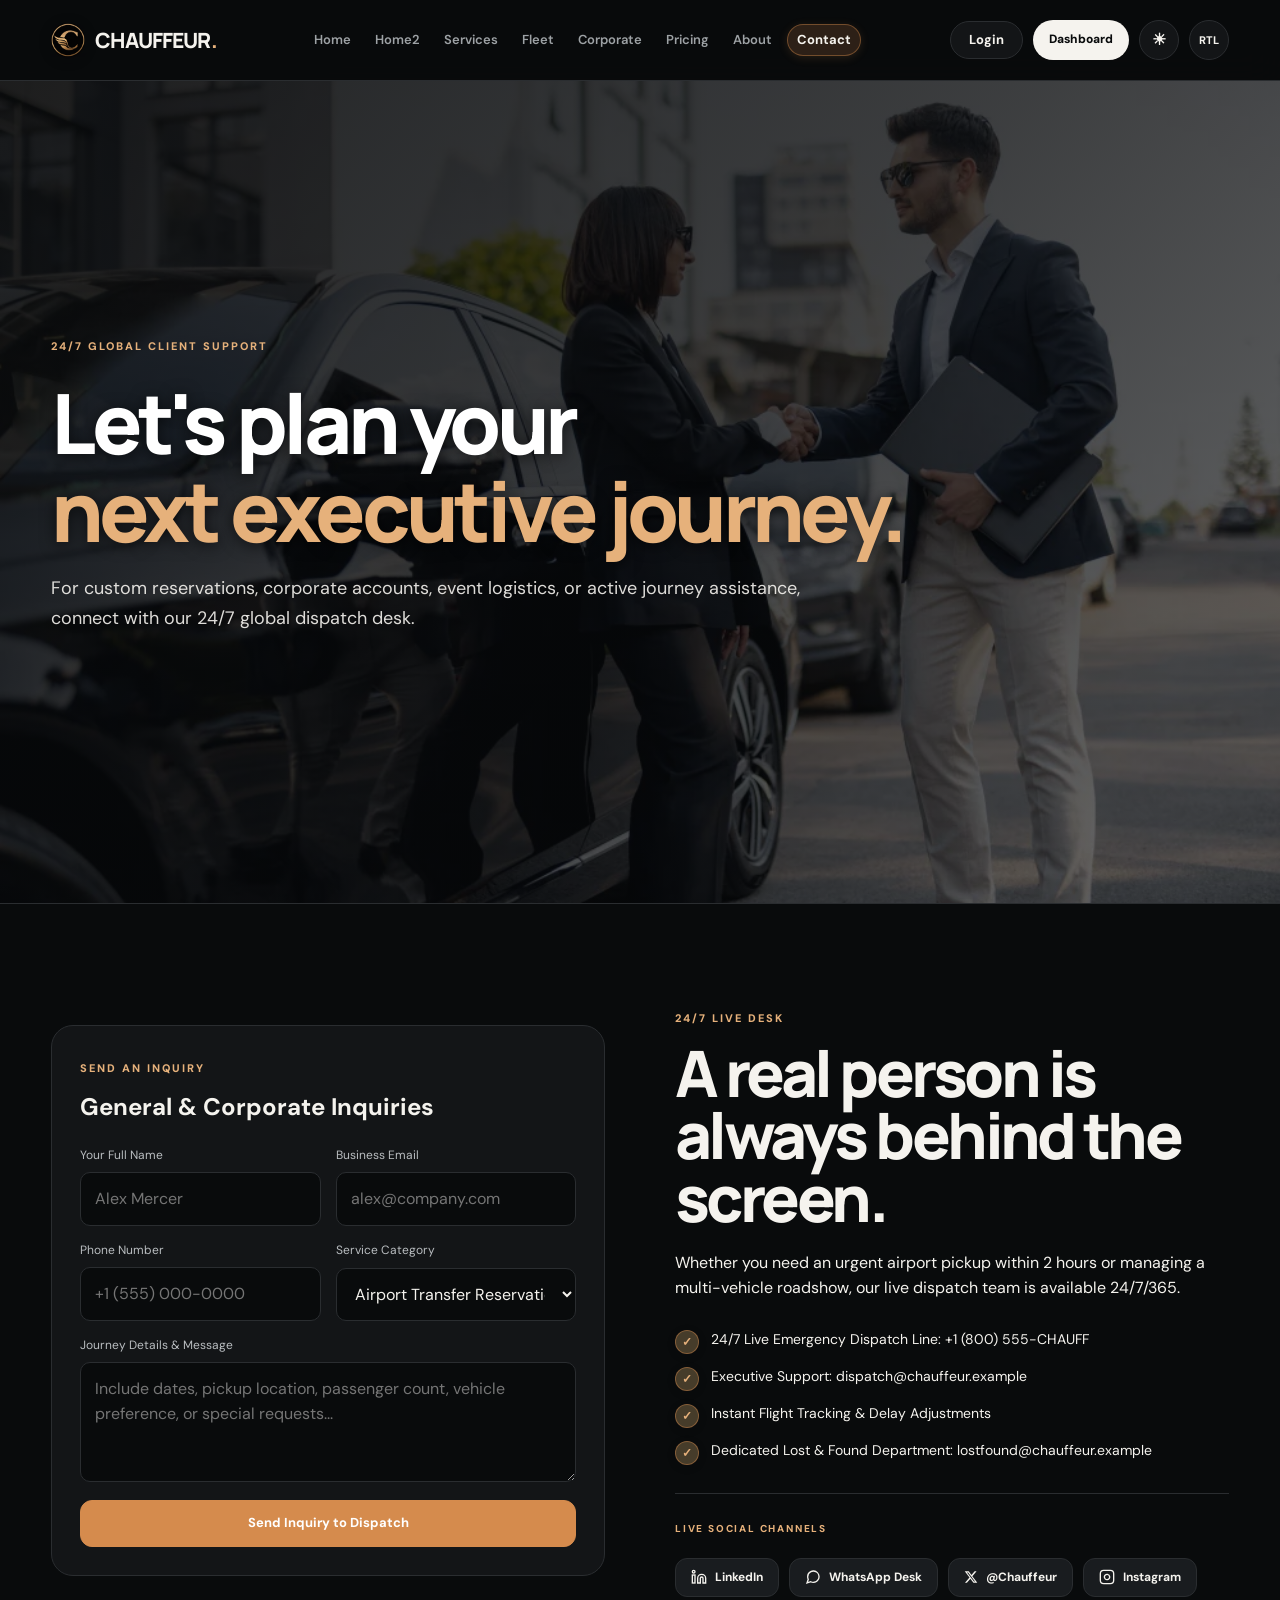
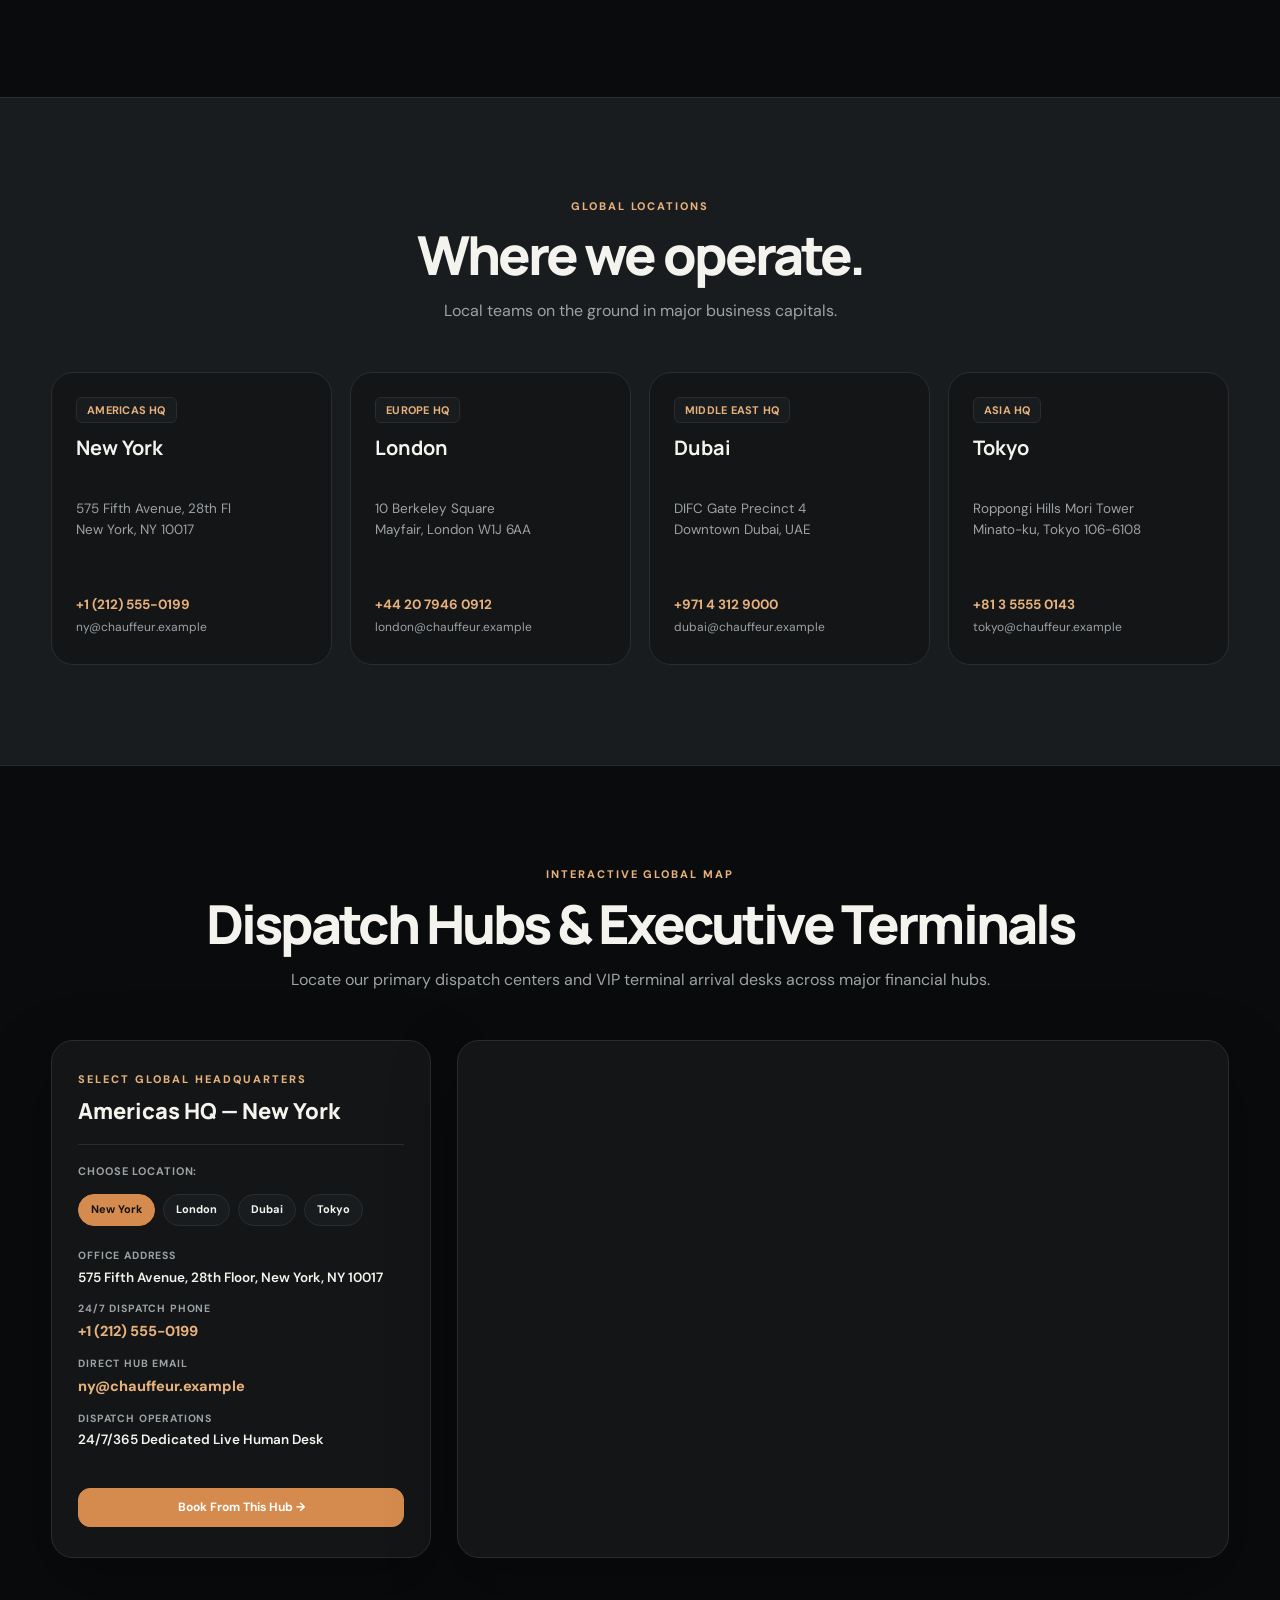
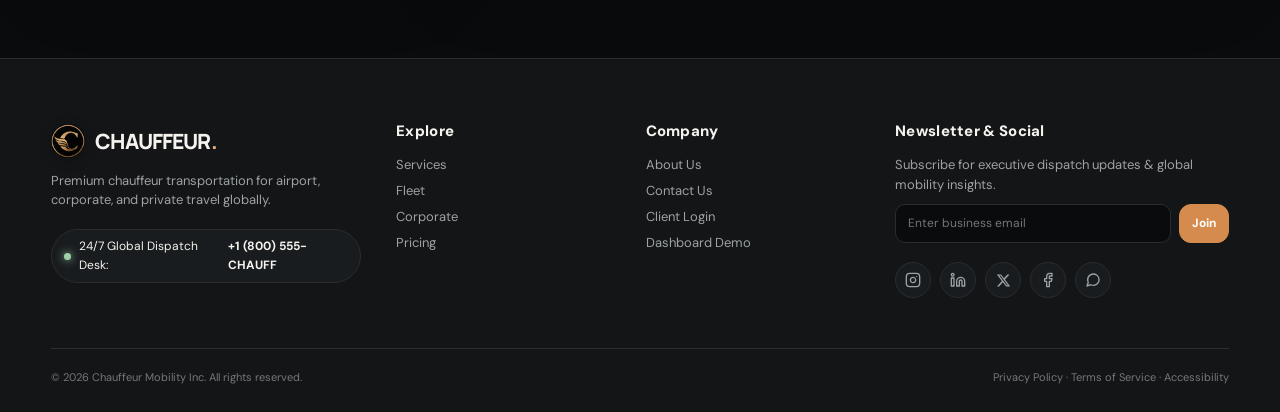
<file: contact.html>
<!doctype html>
<html lang="en">

<head>
  <meta charset="utf-8">
  <meta name="viewport" content="width=device-width,initial-scale=1">
  <meta name="description"
    content="Contact Chauffeur executive team, global dispatch hubs, and corporate support desks.">
  <title>Contact Us · Chauffeur.</title>
  <link rel="icon" type="image/png" href="favicon.png">
  <link rel="stylesheet" href="style.css">
</head>

<body>
  <header class="header">
    <div class="container nav">
      <a class="brand" href="index.html">
        <img src="favicon.png" alt="CHAUFFEUR." class="brand-favicon">
        <span class="brand-text">CHAUFFEUR<span class="dot">.</span></span>
      </a>
      <nav class="navlinks">
        <a href="index.html">Home</a>
        <a href="home2.html">Home2</a>
        <a href="services.html">Services</a>
        <a href="fleet.html">Fleet</a>
        <a href="corporate.html">Corporate</a>
        <a href="pricing.html">Pricing</a>
        <a href="about.html">About</a>
        <a class="active" href="contact.html">Contact</a>
        <div class="mobile-nav-actions">
          <a class="login-link" href="login.html">Login</a>
          <a class="dashboard-head-btn" href="dashboard.html">Dashboard</a>
        </div>
      </nav>
      <div class="nav-actions">
        <a class="login-link" href="login.html">Login</a>
        <a class="dashboard-head-btn" href="dashboard.html">Dashboard</a>
        <button class="theme-toggle" type="button" aria-label="Switch theme">☀</button>
        <button class="dir-toggle" type="button" aria-label="Switch text direction">RTL</button>
        <button class="menu" aria-label="Open menu">☰</button>
      </div>
    </div>
  </header>

  <main>
    <!-- HERO SECTION -->
    <section class="page-hero page-hero-contact">
      <div class="container reveal">
        <span class="eyebrow">24/7 Global Client Support</span>
        <h1 class="display">Let's plan your<br><span style="color:var(--accent2)">next executive journey.</span></h1>
        <p>For custom reservations, corporate accounts, event logistics, or active journey assistance, connect with our
          24/7 global dispatch desk.</p>
      </div>
    </section>

    <!-- FORM & DISPATCH CONTACT SPLIT -->
    <section class="section">
      <div class="container split">
        <div class="form-card reveal">
          <span class="eyebrow">Send an Inquiry</span>
          <h3 style="font-size:24px;margin:8px 0 20px">General & Corporate Inquiries</h3>
          <form data-demo
            data-message="Thank you! Your inquiry has been sent to our global dispatch team. We will respond within 15 minutes.">
            <div class="form-grid">
              <div class="field">
                <label>Your Full Name</label>
                <input required placeholder="Alex Mercer">
              </div>
              <div class="field">
                <label>Business Email</label>
                <input required type="email" placeholder="alex@company.com">
              </div>
              <div class="field">
                <label>Phone Number</label>
                <input placeholder="+1 (555) 000-0000">
              </div>
              <div class="field">
                <label>Service Category</label>
                <select>
                  <option>Airport Transfer Reservation</option>
                  <option>Corporate Account Inquiry</option>
                  <option>Hourly Chauffeur Service</option>
                  <option>Event & Wedding Fleet Logistics</option>
                  <option>Intercity Long Distance</option>
                </select>
              </div>
              <div class="field full">
                <label>Journey Details & Message</label>
                <textarea required
                  placeholder="Include dates, pickup location, passenger count, vehicle preference, or special requests..."></textarea>
              </div>
            </div>
            <button class="btn primary" style="margin-top:18px;width:100%" type="submit">Send Inquiry to
              Dispatch</button>
          </form>
        </div>

        <div class="copy reveal">
          <span class="eyebrow">24/7 Live Desk</span>
          <h2 class="display">A real person is always behind the screen.</h2>
          <p>Whether you need an urgent airport pickup within 2 hours or managing a multi-vehicle roadshow, our live
            dispatch team is available 24/7/365.</p>
          <div class="checks">
            <div class="check"><b>✓</b> 24/7 Live Emergency Dispatch Line: +1 (800) 555-CHAUFF</div>
            <div class="check"><b>✓</b> Executive Support: dispatch@chauffeur.example</div>
            <div class="check"><b>✓</b> Instant Flight Tracking & Delay Adjustments</div>
            <div class="check"><b>✓</b> Dedicated Lost & Found Department: lostfound@chauffeur.example</div>
          </div>
          <div style="margin-top:24px;padding-top:20px;border-top:1px solid var(--line)">
            <span class="eyebrow" style="font-size:10px">Live Social Channels</span>
            <div class="contact-social-channels">
              <a href="#" class="social-channel-btn" aria-label="LinkedIn">
                <svg viewBox="0 0 24 24" width="16" height="16" fill="none" stroke="currentColor" stroke-width="2">
                  <path d="M16 8a6 6 0 0 1 6 6v7h-4v-7a2 2 0 0 0-2-2 2 2 0 0 0-2 2v7h-4v-7a6 6 0 0 1 6-6z"></path>
                  <rect x="2" y="9" width="4" height="12"></rect>
                  <circle cx="4" cy="4" r="2"></circle>
                </svg>
                LinkedIn
              </a>
              <a href="#" class="social-channel-btn" aria-label="WhatsApp Dispatch">
                <svg viewBox="0 0 24 24" width="16" height="16" fill="none" stroke="currentColor" stroke-width="2">
                  <path
                    d="M21 11.5a8.38 8.38 0 0 1-.9 3.8 8.5 8.5 0 0 1-7.6 4.7 8.38 8.38 0 0 1-3.8-.9L3 21l1.9-5.7a8.38 8.38 0 0 1-.9-3.8 8.5 8.5 0 0 1 4.7-7.6 8.38 8.38 0 0 1 3.8-.9h.5a8.48 8.48 0 0 1 8 8v.5z">
                  </path>
                </svg>
                WhatsApp Desk
              </a>
              <a href="#" class="social-channel-btn" aria-label="X Dispatch">
                <svg viewBox="0 0 24 24" width="14" height="14" fill="currentColor">
                  <path
                    d="M18.244 2.25h3.308l-7.227 8.26 8.502 11.24H16.17l-5.214-6.817L4.99 21.75H1.68l7.73-8.835L1.254 2.25H8.08l4.713 6.231zm-1.161 17.52h1.833L7.084 4.126H5.117z" />
                </svg>
                @Chauffeur
              </a>
              <a href="#" class="social-channel-btn" aria-label="Instagram">
                <svg viewBox="0 0 24 24" width="16" height="16" fill="none" stroke="currentColor" stroke-width="2">
                  <rect x="2" y="2" width="20" height="20" rx="5" ry="5"></rect>
                  <path d="M16 11.37A4 4 0 1 1 12.63 8 4 4 0 0 1 16 11.37z"></path>
                  <line x1="17.5" y1="6.5" x2="17.51" y2="6.5"></line>
                </svg>
                Instagram
              </a>
            </div>
          </div>
        </div>
      </div>
    </section>

    <!-- GLOBAL OFFICES GRID -->
    <section class="section section-alt">
      <div class="container">
        <div class="section-head reveal">
          <div>
            <span class="eyebrow">Global Locations</span>
            <h2 class="display">Where we operate.</h2>
          </div>
          <p>Local teams on the ground in major business capitals.</p>
        </div>
        <div class="grid4">
          <div class="card card-body reveal">
            <span class="badge">Americas HQ</span>
            <h3>New York</h3>
            <p>575 Fifth Avenue, 28th Fl<br>New York, NY 10017</p>
            <p style="margin-top:10px;font-weight:700;color:var(--accent2)">+1 (212) 555-0199</p>
            <p style="font-size:12px;color:var(--muted)">ny@chauffeur.example</p>
          </div>
          <div class="card card-body reveal">
            <span class="badge">Europe HQ</span>
            <h3>London</h3>
            <p>10 Berkeley Square<br>Mayfair, London W1J 6AA</p>
            <p style="margin-top:10px;font-weight:700;color:var(--accent2)">+44 20 7946 0912</p>
            <p style="font-size:12px;color:var(--muted)">london@chauffeur.example</p>
          </div>
          <div class="card card-body reveal">
            <span class="badge">Middle East HQ</span>
            <h3>Dubai</h3>
            <p>DIFC Gate Precinct 4<br>Downtown Dubai, UAE</p>
            <p style="margin-top:10px;font-weight:700;color:var(--accent2)">+971 4 312 9000</p>
            <p style="font-size:12px;color:var(--muted)">dubai@chauffeur.example</p>
          </div>
          <div class="card card-body reveal">
            <span class="badge">Asia HQ</span>
            <h3>Tokyo</h3>
            <p>Roppongi Hills Mori Tower<br>Minato-ku, Tokyo 106-6108</p>
            <p style="margin-top:10px;font-weight:700;color:var(--accent2)">+81 3 5555 0143</p>
            <p style="font-size:12px;color:var(--muted)">tokyo@chauffeur.example</p>
          </div>
        </div>
      </div>
    </section>

    <!-- INTERACTIVE MAP INTEGRATION -->
    <section class="section">
      <div class="container">
        <div class="section-head reveal">
          <div>
            <span class="eyebrow">Interactive Global Map</span>
            <h2 class="display">Dispatch Hubs & Executive Terminals</h2>
          </div>
          <p>Locate our primary dispatch centers and VIP terminal arrival desks across major financial hubs.</p>
        </div>
        <div class="contact-map-layout reveal">
          <!-- SEPARATE HEADQUARTERS SELECTOR CARD WITH PROPER CONTRAST & VISIBILITY -->
          <div class="map-hub-card">
            <div>
              <div class="map-hub-header">
                <span class="eyebrow" style="display:block;margin-bottom:6px">Select Global Headquarters</span>
                <h3 id="map-hub-name" class="map-hub-title">Americas HQ — New York</h3>
              </div>

              <div class="map-selector-box">
                <span class="map-selector-label">Choose Location:</span>
                <div class="map-location-pills">
                  <button class="map-btn active" type="button" onclick="switchMapHub('ny', this)">New York</button>
                  <button class="map-btn" type="button" onclick="switchMapHub('london', this)">London</button>
                  <button class="map-btn" type="button" onclick="switchMapHub('dubai', this)">Dubai</button>
                  <button class="map-btn" type="button" onclick="switchMapHub('tokyo', this)">Tokyo</button>
                </div>
              </div>

              <div class="map-hub-details">
                <div class="hub-detail-item">
                  <span class="hub-detail-label">Office Address</span>
                  <p class="hub-detail-val" id="map-hub-addr">575 Fifth Avenue, 28th Floor, New York, NY 10017</p>
                </div>
                <div class="hub-detail-item">
                  <span class="hub-detail-label">24/7 Dispatch Phone</span>
                  <p class="hub-detail-val hub-detail-highlight" id="map-hub-phone">+1 (212) 555-0199</p>
                </div>
                <div class="hub-detail-item">
                  <span class="hub-detail-label">Direct Hub Email</span>
                  <p class="hub-detail-val hub-detail-highlight" id="map-hub-email">ny@chauffeur.example</p>
                </div>
                <div class="hub-detail-item">
                  <span class="hub-detail-label">Dispatch Operations</span>
                  <p class="hub-detail-val">24/7/365 Dedicated Live Human Desk</p>
                </div>
              </div>
            </div>

            <button class="btn small primary open-book" style="width:100%;margin-top:16px">Book From This Hub →</button>
          </div>

          <!-- SEPARATE MAP CONTAINER (CLEAN & UNOBSTRUCTED) -->
          <div class="map-frame-clean-wrapper">
            <iframe id="global-map-iframe" class="map-frame"
              src="https://maps.google.com/maps?q=575+Fifth+Avenue+New+York&t=&z=14&ie=UTF8&iwloc=&output=embed"
              allowfullscreen loading="lazy" referrerpolicy="no-referrer-when-downgrade"
              title="Chauffeur Global Dispatch Locations Map"></iframe>
          </div>
        </div>
      </div>
    </section>

  </main>

  <script>
    function switchMapHub(hub, btn) {
      const mapFrame = document.getElementById('global-map-iframe');
      const nameEl = document.getElementById('map-hub-name');
      const addrEl = document.getElementById('map-hub-addr');
      const phoneEl = document.getElementById('map-hub-phone');
      const emailEl = document.getElementById('map-hub-email');
      document.querySelectorAll('.map-btn').forEach(b => b.classList.remove('active'));

      if (hub === 'ny') {
        mapFrame.src = "https://maps.google.com/maps?q=575+Fifth+Avenue+New+York&t=&z=14&ie=UTF8&iwloc=&output=embed";
        nameEl.textContent = "Americas HQ — New York";
        addrEl.textContent = "575 Fifth Avenue, 28th Floor, New York, NY 10017";
        phoneEl.textContent = "+1 (212) 555-0199";
        if (emailEl) emailEl.textContent = "ny@chauffeur.example";
      } else if (hub === 'london') {
        mapFrame.src = "https://maps.google.com/maps?q=10+Berkeley+Square+London&t=&z=14&ie=UTF8&iwloc=&output=embed";
        nameEl.textContent = "Europe HQ — London";
        addrEl.textContent = "10 Berkeley Square, Mayfair, London W1J 6AA";
        phoneEl.textContent = "+44 20 7946 0912";
        if (emailEl) emailEl.textContent = "london@chauffeur.example";
      } else if (hub === 'dubai') {
        mapFrame.src = "https://maps.google.com/maps?q=DIFC+Gate+Precinct+4+Dubai&t=&z=14&ie=UTF8&iwloc=&output=embed";
        nameEl.textContent = "Middle East HQ — Dubai";
        addrEl.textContent = "DIFC Gate Precinct 4, Downtown Dubai, UAE";
        phoneEl.textContent = "+971 4 312 9000";
        if (emailEl) emailEl.textContent = "dubai@chauffeur.example";
      } else if (hub === 'tokyo') {
        mapFrame.src = "https://maps.google.com/maps?q=Roppongi+Hills+Mori+Tower+Tokyo&t=&z=14&ie=UTF8&iwloc=&output=embed";
        nameEl.textContent = "Asia HQ — Tokyo";
        addrEl.textContent = "Roppongi Hills Mori Tower, Minato-ku, Tokyo 106-6108";
        phoneEl.textContent = "+81 3 5555 0143";
        if (emailEl) emailEl.textContent = "tokyo@chauffeur.example";
      }
      if (btn) btn.classList.add('active');
    }
  </script>

  <!-- FOOTER -->
  <footer class="footer">
    <div class="container footer-grid">
      <div>
        <a class="brand" href="index.html">
          <img src="favicon.png" alt="CHAUFFEUR." class="brand-favicon">
          <span class="brand-text">CHAUFFEUR<span class="dot">.</span></span>
        </a>
        <p>Premium chauffeur transportation for airport, corporate, and private travel globally.</p>
        <div class="footer-contact-chip">
          <span class="pulse-dot"></span> 24/7 Global Dispatch Desk: <strong>+1 (800) 555-CHAUFF</strong>
        </div>
      </div>
      <div>
        <h4>Explore</h4>
        <a href="services.html">Services</a>
        <a href="fleet.html">Fleet</a>
        <a href="corporate.html">Corporate</a>
        <a href="pricing.html">Pricing</a>
      </div>
      <div>
        <h4>Company</h4>
        <a href="about.html">About Us</a>
        <a href="contact.html">Contact Us</a>
        <a href="login.html">Client Login</a>
        <a href="dashboard.html">Dashboard Demo</a>
      </div>
      <div>
        <h4>Newsletter & Social</h4>
        <p>Subscribe for executive dispatch updates & global mobility insights.</p>
        <div class="newsletter">
          <input type="email" placeholder="Enter business email" required>
          <button class="btn small primary" data-demo-action="Thanks — you are subscribed to updates.">Join</button>
        </div>
        <div class="socials" style="margin-top:14px">
          <a href="#" aria-label="Instagram" title="Instagram">
            <svg viewBox="0 0 24 24" width="16" height="16" fill="none" stroke="currentColor" stroke-width="2"
              stroke-linecap="round" stroke-linejoin="round">
              <rect x="2" y="2" width="20" height="20" rx="5" ry="5"></rect>
              <path d="M16 11.37A4 4 0 1 1 12.63 8 4 4 0 0 1 16 11.37z"></path>
              <line x1="17.5" y1="6.5" x2="17.51" y2="6.5"></line>
            </svg>
          </a>
          <a href="#" aria-label="LinkedIn" title="LinkedIn">
            <svg viewBox="0 0 24 24" width="16" height="16" fill="none" stroke="currentColor" stroke-width="2"
              stroke-linecap="round" stroke-linejoin="round">
              <path d="M16 8a6 6 0 0 1 6 6v7h-4v-7a2 2 0 0 0-2-2 2 2 0 0 0-2 2v7h-4v-7a6 6 0 0 1 6-6z"></path>
              <rect x="2" y="9" width="4" height="12"></rect>
              <circle cx="4" cy="4" r="2"></circle>
            </svg>
          </a>
          <a href="#" aria-label="X (Twitter)" title="X (Twitter)">
            <svg viewBox="0 0 24 24" width="15" height="15" fill="currentColor">
              <path
                d="M18.244 2.25h3.308l-7.227 8.26 8.502 11.24H16.17l-5.214-6.817L4.99 21.75H1.68l7.73-8.835L1.254 2.25H8.08l4.713 6.231zm-1.161 17.52h1.833L7.084 4.126H5.117z" />
            </svg>
          </a>
          <a href="#" aria-label="Facebook" title="Facebook">
            <svg viewBox="0 0 24 24" width="16" height="16" fill="none" stroke="currentColor" stroke-width="2"
              stroke-linecap="round" stroke-linejoin="round">
              <path d="M18 2h-3a5 5 0 0 0-5 5v3H7v4h3v8h4v-8h3l1-4h-4V7a1 1 0 0 1 1-1h3z"></path>
            </svg>
          </a>
          <a href="#" aria-label="WhatsApp" title="WhatsApp">
            <svg viewBox="0 0 24 24" width="16" height="16" fill="none" stroke="currentColor" stroke-width="2"
              stroke-linecap="round" stroke-linejoin="round">
              <path
                d="M21 11.5a8.38 8.38 0 0 1-.9 3.8 8.5 8.5 0 0 1-7.6 4.7 8.38 8.38 0 0 1-3.8-.9L3 21l1.9-5.7a8.38 8.38 0 0 1-.9-3.8 8.5 8.5 0 0 1 4.7-7.6 8.38 8.38 0 0 1 3.8-.9h.5a8.48 8.48 0 0 1 8 8v.5z">
              </path>
            </svg>
          </a>
        </div>
      </div>
    </div>
    <div class="container footer-bottom">
      <span>© <span data-year></span> Chauffeur Mobility Inc. All rights reserved.</span>
      <span>Privacy Policy · Terms of Service · Accessibility</span>
    </div>
  </footer>

  <button class="backtop" aria-label="Back to top">↑</button>
  <div class="mobile-cta"><button class="btn primary open-book">Book a Ride</button></div>

  <div class="modal">
    <div class="modal-box">
      <button class="modal-close" aria-label="Close modal">×</button>
      <span class="eyebrow">Reservation request</span>
      <h2 class="display" style="font-size:36px;margin:10px 0 20px">Book your journey.</h2>
      <form data-demo data-message="Booking request received. We’ll confirm availability shortly.">
        <div class="form-grid">
          <div class="field"><label>Pickup</label><input required placeholder="Airport, hotel or address"></div>
          <div class="field"><label>Destination</label><input required placeholder="Where are you going?"></div>
          <div class="field"><label>Date</label><input required type="date"></div>
          <div class="field"><label>Time</label><input required type="time"></div>
          <div class="field"><label>Passengers</label><select>
              <option>1–2</option>
              <option>3–4</option>
              <option>5–7</option>
            </select></div>
          <div class="field"><label>Vehicle</label><select>
              <option>S-Class</option>
              <option>BMW 7 Series</option>
              <option>Luxury SUV</option>
              <option>Executive Van</option>
            </select></div>
          <div class="field full"><label>Notes</label><textarea
              placeholder="Flight number, child seat, luggage or special request"></textarea></div>
        </div>
        <button class="btn primary" style="margin-top:18px;width:100%" type="submit">Request Chauffeur</button>
      </form>
    </div>
  </div>

  <div class="toast"></div>
  <script src="script.js"></script>
</body>

</html>
</file>
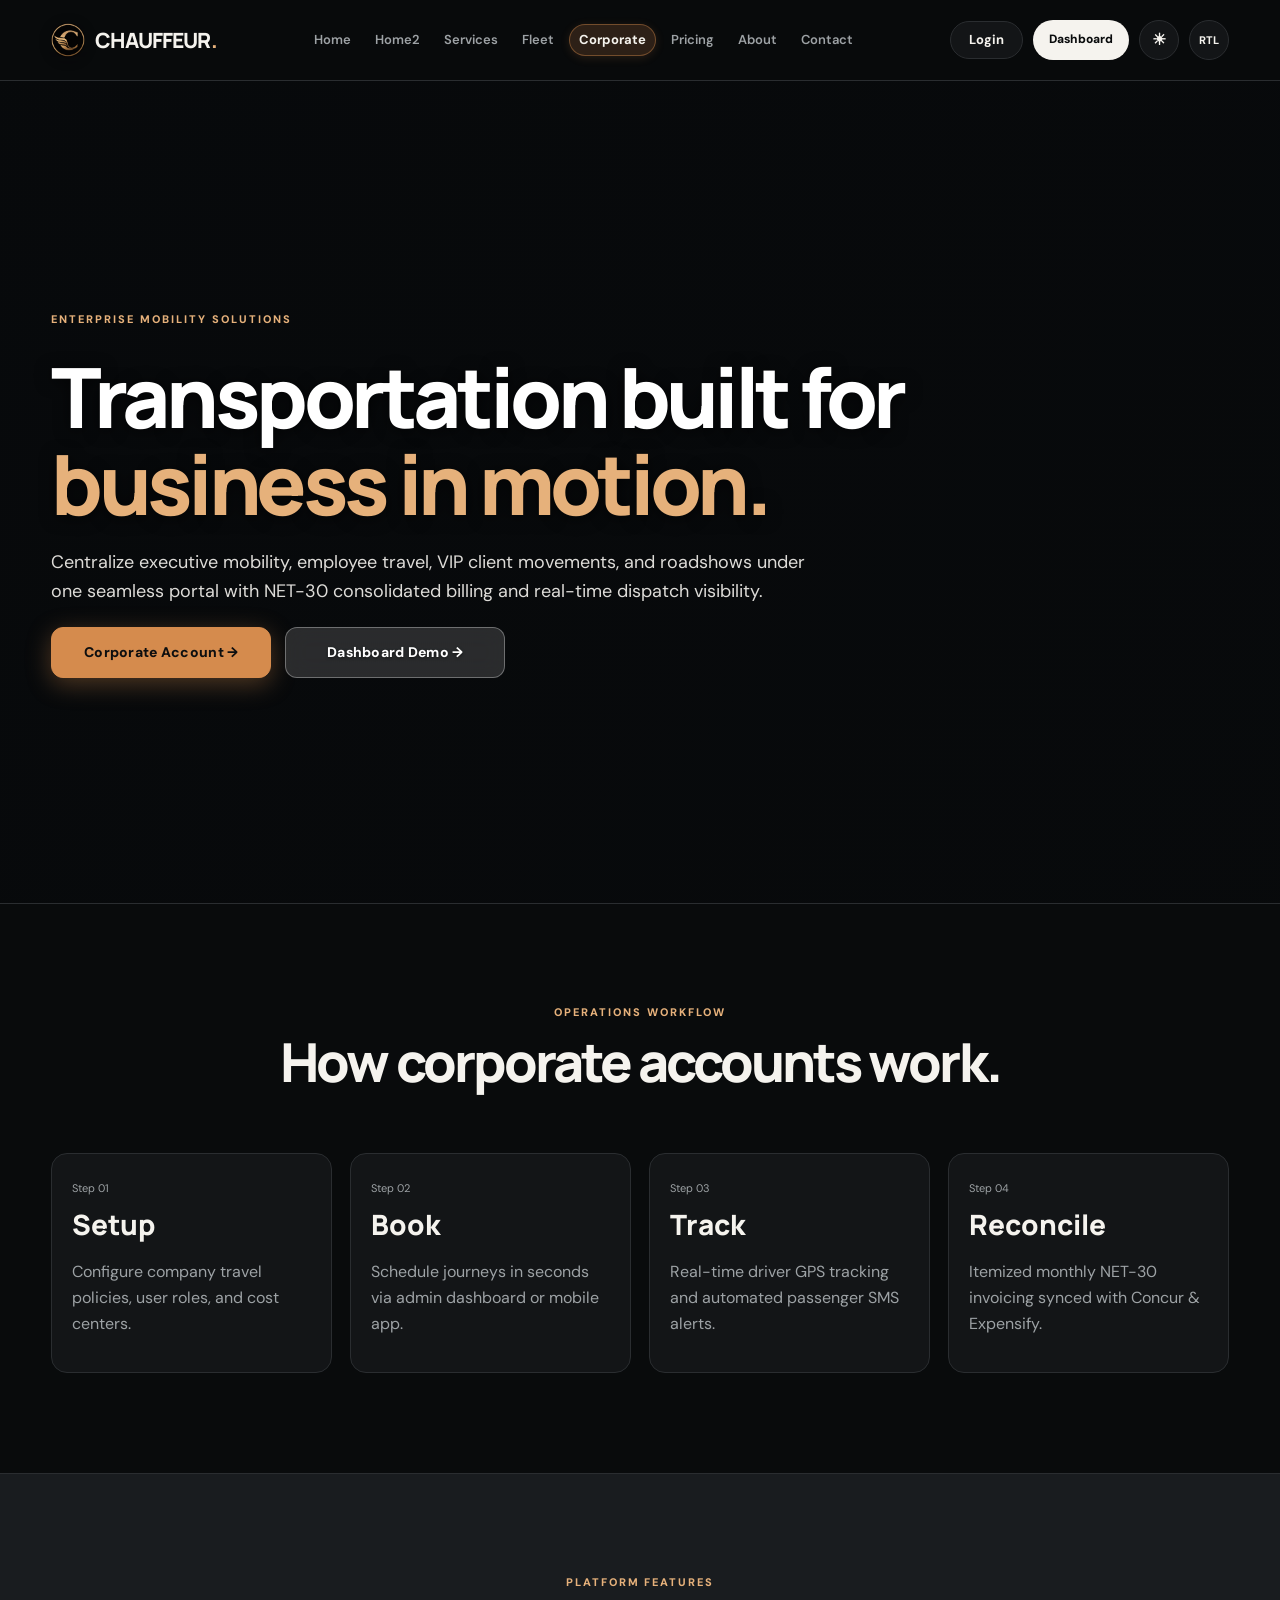
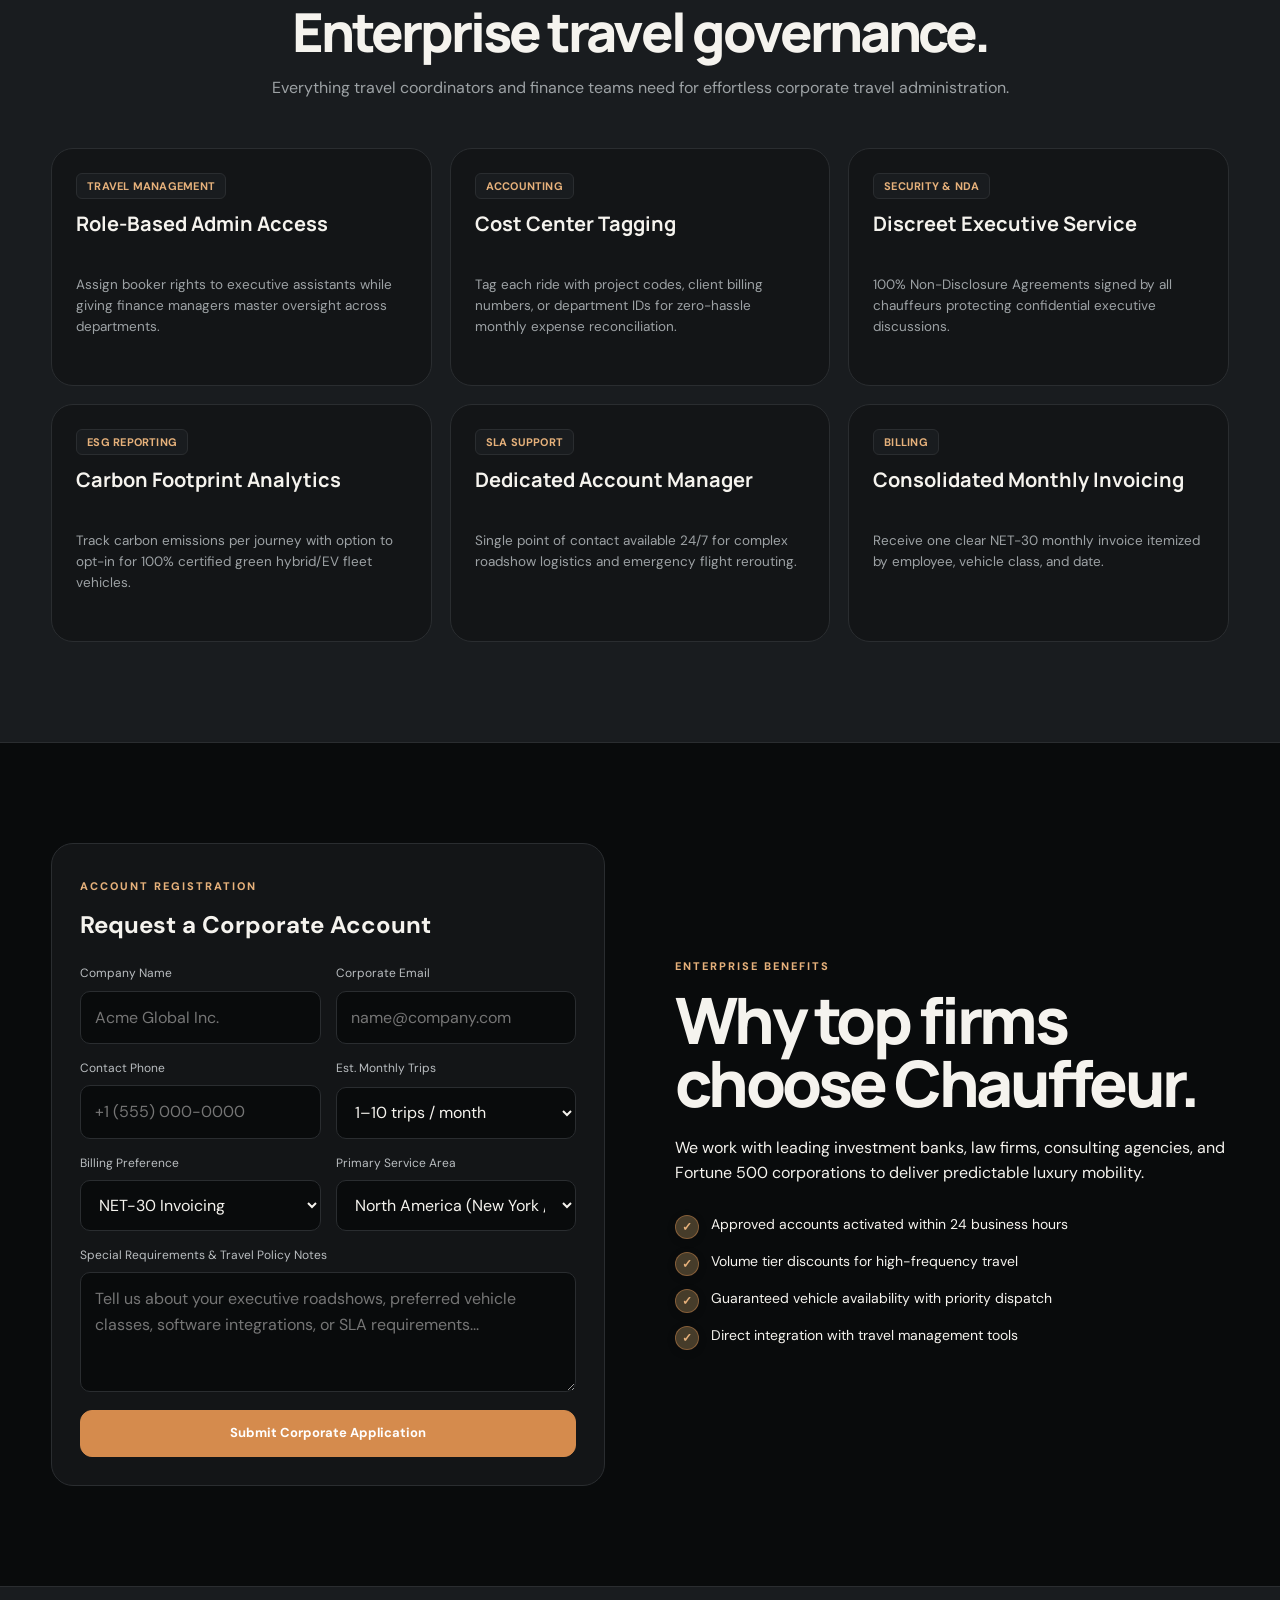
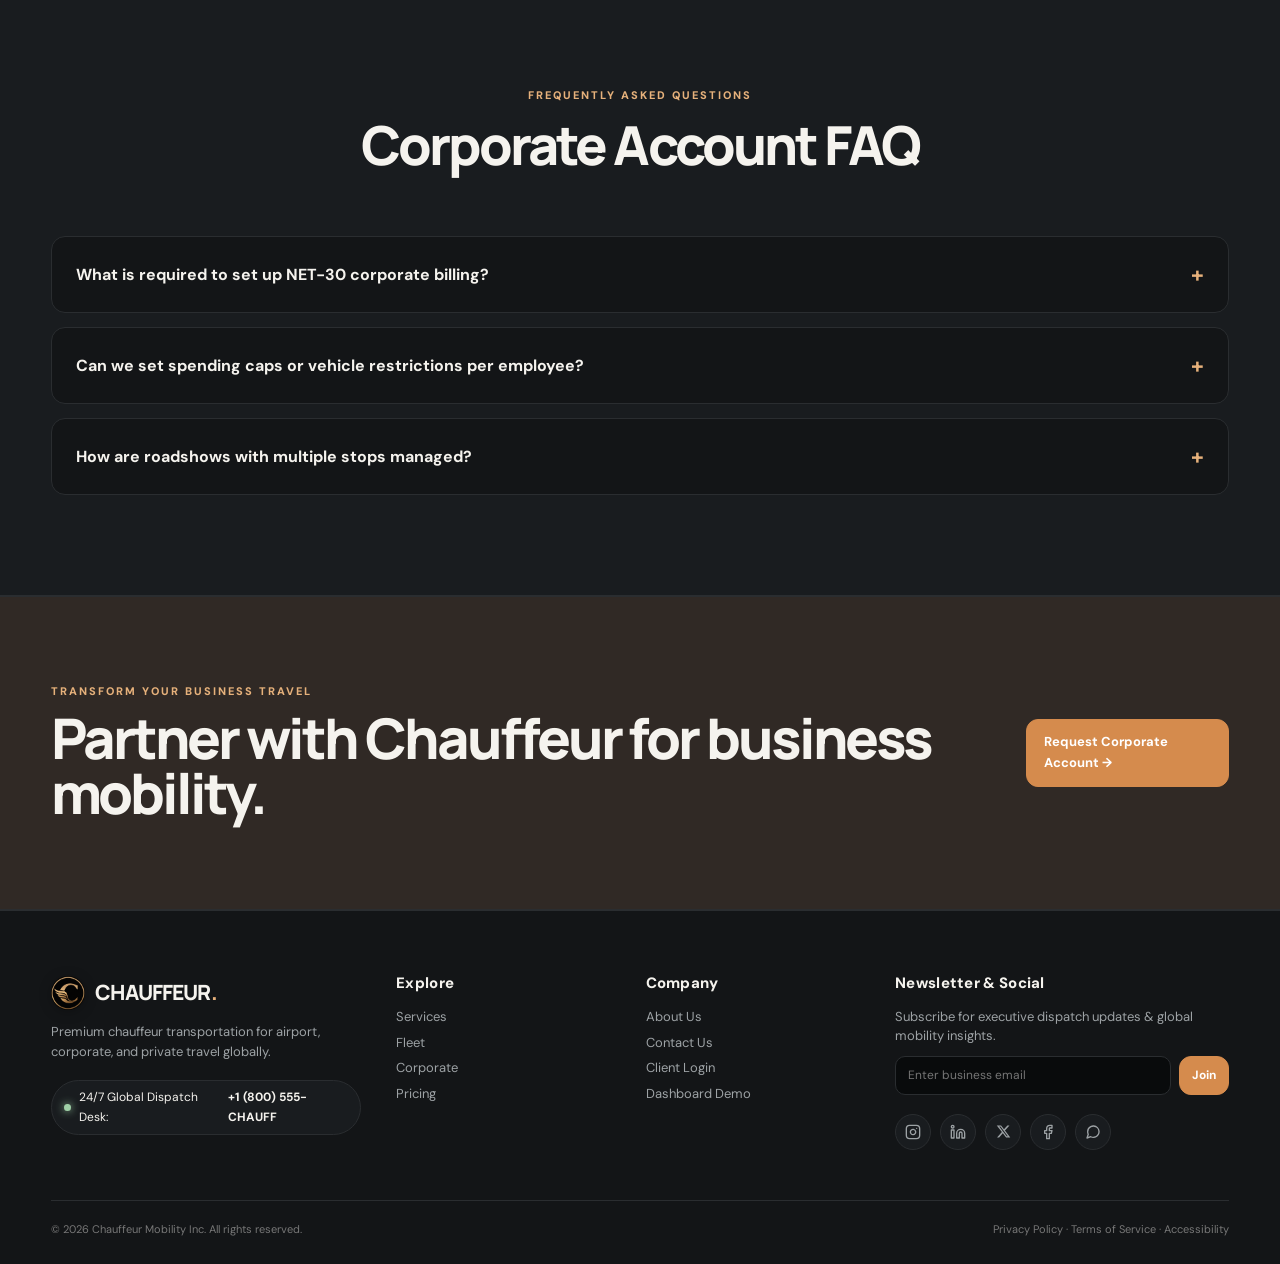
<file: corporate.html>
<!doctype html>
<html lang="en">
<head>
  <meta charset="utf-8">
  <meta name="viewport" content="width=device-width,initial-scale=1">
  <meta name="description" content="Corporate Chauffeur Service Accounts for travel managers, executive assistants, and enterprise mobility.">
  <title>Corporate Accounts · Chauffeur.</title>
  <link rel="icon" type="image/png" href="favicon.png">
  <link rel="stylesheet" href="style.css">
</head>
<body>
  <header class="header">
    <div class="container nav">
      <a class="brand" href="index.html">
        <img src="favicon.png" alt="CHAUFFEUR." class="brand-favicon">
        <span class="brand-text">CHAUFFEUR<span class="dot">.</span></span>
      </a>
      <nav class="navlinks">
        <a href="index.html">Home</a>
        <a href="home2.html">Home2</a>
        <a href="services.html">Services</a>
        <a href="fleet.html">Fleet</a>
        <a class="active" href="corporate.html">Corporate</a>
        <a href="pricing.html">Pricing</a>
        <a href="about.html">About</a>
        <a href="contact.html">Contact</a>
        <div class="mobile-nav-actions">
          <a class="login-link" href="login.html">Login</a>
          <a class="dashboard-head-btn" href="dashboard.html">Dashboard</a>
        </div>
      </nav>
      <div class="nav-actions">
        <a class="login-link" href="login.html">Login</a>
        <a class="dashboard-head-btn" href="dashboard.html">Dashboard</a>
        <button class="theme-toggle" type="button" aria-label="Switch theme">☀</button>
        <button class="dir-toggle" type="button" aria-label="Switch text direction">RTL</button>
        <button class="menu" aria-label="Open menu">☰</button>
      </div>
    </div>
  </header>

  <main>
    <!-- HERO SECTION -->
    <section class="page-hero page-hero-corporate">
      <div class="container reveal">
        <span class="eyebrow">Enterprise Mobility Solutions</span>
        <h1 class="display">Transportation built for<br><span style="color:var(--accent2)">business in motion.</span></h1>
        <p>Centralize executive mobility, employee travel, VIP client movements, and roadshows under one seamless portal with NET-30 consolidated billing and real-time dispatch visibility.</p>
        <div class="hero-actions" style="margin-top:20px">
          <a class="btn primary" href="#apply-corporate">Corporate Account →</a>
          <a class="btn" href="dashboard.html">Dashboard Demo →</a>
        </div>
      </div>
    </section>

    <!-- 4-STEP WORKFLOW METRICS -->
    <section class="section">
      <div class="container">
        <div class="section-head reveal">
          <div>
            <span class="eyebrow">Operations Workflow</span>
            <h2 class="display">How corporate accounts work.</h2>
          </div>
        </div>
        <div class="grid4">
          <div class="metric reveal">
            <span>Step 01</span>
            <strong>Setup</strong>
            <p class="muted">Configure company travel policies, user roles, and cost centers.</p>
          </div>
          <div class="metric reveal">
            <span>Step 02</span>
            <strong>Book</strong>
            <p class="muted">Schedule journeys in seconds via admin dashboard or mobile app.</p>
          </div>
          <div class="metric reveal">
            <span>Step 03</span>
            <strong>Track</strong>
            <p class="muted">Real-time driver GPS tracking and automated passenger SMS alerts.</p>
          </div>
          <div class="metric reveal">
            <span>Step 04</span>
            <strong>Reconcile</strong>
            <p class="muted">Itemized monthly NET-30 invoicing synced with Concur & Expensify.</p>
          </div>
        </div>
      </div>
    </section>

    <!-- CORPORATE FEATURES GRID -->
    <section class="section section-alt">
      <div class="container">
        <div class="section-head reveal">
          <div>
            <span class="eyebrow">Platform Features</span>
            <h2 class="display">Enterprise travel governance.</h2>
          </div>
          <p>Everything travel coordinators and finance teams need for effortless corporate travel administration.</p>
        </div>
        <div class="grid3">
          <div class="card card-body reveal">
            <span class="badge">Travel Management</span>
            <h3>Role-Based Admin Access</h3>
            <p>Assign booker rights to executive assistants while giving finance managers master oversight across departments.</p>
          </div>
          <div class="card card-body reveal">
            <span class="badge">Accounting</span>
            <h3>Cost Center Tagging</h3>
            <p>Tag each ride with project codes, client billing numbers, or department IDs for zero-hassle monthly expense reconciliation.</p>
          </div>
          <div class="card card-body reveal">
            <span class="badge">Security & NDA</span>
            <h3>Discreet Executive Service</h3>
            <p>100% Non-Disclosure Agreements signed by all chauffeurs protecting confidential executive discussions.</p>
          </div>
          <div class="card card-body reveal">
            <span class="badge">ESG Reporting</span>
            <h3>Carbon Footprint Analytics</h3>
            <p>Track carbon emissions per journey with option to opt-in for 100% certified green hybrid/EV fleet vehicles.</p>
          </div>
          <div class="card card-body reveal">
            <span class="badge">SLA Support</span>
            <h3>Dedicated Account Manager</h3>
            <p>Single point of contact available 24/7 for complex roadshow logistics and emergency flight rerouting.</p>
          </div>
          <div class="card card-body reveal">
            <span class="badge">Billing</span>
            <h3>Consolidated Monthly Invoicing</h3>
            <p>Receive one clear NET-30 monthly invoice itemized by employee, vehicle class, and date.</p>
          </div>
        </div>
      </div>
    </section>

    <!-- CORPORATE ACCOUNT APPLICATION FORM -->
    <section class="section" id="apply-corporate">
      <div class="container split">
        <div class="form-card reveal">
          <span class="eyebrow">Account Registration</span>
          <h3 style="font-size:24px;margin:8px 0 20px">Request a Corporate Account</h3>
          <form data-demo data-message="Corporate account application submitted! Our enterprise team will contact you within 4 business hours.">
            <div class="form-grid">
              <div class="field">
                <label>Company Name</label>
                <input required placeholder="Acme Global Inc.">
              </div>
              <div class="field">
                <label>Corporate Email</label>
                <input required type="email" placeholder="name@company.com">
              </div>
              <div class="field">
                <label>Contact Phone</label>
                <input required placeholder="+1 (555) 000-0000">
              </div>
              <div class="field">
                <label>Est. Monthly Trips</label>
                <select>
                  <option>1–10 trips / month</option>
                  <option>10–50 trips / month</option>
                  <option>50–150 trips / month</option>
                  <option>150+ trips / month (Enterprise)</option>
                </select>
              </div>
              <div class="field">
                <label>Billing Preference</label>
                <select>
                  <option>NET-30 Invoicing</option>
                  <option>Central Corporate Credit Card</option>
                  <option>Individual Traveler Cards</option>
                </select>
              </div>
              <div class="field">
                <label>Primary Service Area</label>
                <select>
                  <option>North America (New York / Tri-State)</option>
                  <option>Europe (London / Paris / Zurich)</option>
                  <option>Middle East (Dubai / Abu Dhabi)</option>
                  <option>Asia Pacific (Tokyo / Singapore)</option>
                  <option>Global Coverage (Multi-Region)</option>
                </select>
              </div>
              <div class="field full">
                <label>Special Requirements & Travel Policy Notes</label>
                <textarea placeholder="Tell us about your executive roadshows, preferred vehicle classes, software integrations, or SLA requirements..."></textarea>
              </div>
            </div>
            <button class="btn primary" style="margin-top:18px;width:100%" type="submit">Submit Corporate Application</button>
          </form>
        </div>

        <div class="copy reveal">
          <span class="eyebrow">Enterprise Benefits</span>
          <h2 class="display">Why top firms choose Chauffeur.</h2>
          <p>We work with leading investment banks, law firms, consulting agencies, and Fortune 500 corporations to deliver predictable luxury mobility.</p>
          <div class="checks">
            <div class="check"><b>✓</b> Approved accounts activated within 24 business hours</div>
            <div class="check"><b>✓</b> Volume tier discounts for high-frequency travel</div>
            <div class="check"><b>✓</b> Guaranteed vehicle availability with priority dispatch</div>
            <div class="check"><b>✓</b> Direct integration with travel management tools</div>
          </div>
        </div>
      </div>
    </section>

    <!-- CORPORATE FAQ -->
    <section class="section section-alt">
      <div class="container">
        <div class="section-head reveal">
          <div>
            <span class="eyebrow">Frequently Asked Questions</span>
            <h2 class="display">Corporate Account FAQ</h2>
          </div>
        </div>
        <div class="faq-list reveal">
          <div class="faq-item">
            <div class="faq-question">What is required to set up NET-30 corporate billing?</div>
            <div class="faq-answer">Qualified corporate entities completing our application form receive credit approval within 24 hours. NET-30 terms apply to all approved corporate accounts with monthly invoicing.</div>
          </div>
          <div class="faq-item">
            <div class="faq-question">Can we set spending caps or vehicle restrictions per employee?</div>
            <div class="faq-answer">Yes, travel managers can set custom booking permissions inside our portal — restricting vehicle classes or setting per-trip spending limits according to your corporate travel policy.</div>
          </div>
          <div class="faq-item">
            <div class="faq-question">How are roadshows with multiple stops managed?</div>
            <div class="faq-answer">Our dedicated roadshow desk reviews your full itinerary, assigns primary and backup chauffeurs, and maintains direct phone/SMS dispatch contact with your executive assistant throughout the day.</div>
          </div>
        </div>
      </div>
    </section>

    <!-- CTA BANNER -->
    <section class="cta">
      <div class="container cta-box">
        <div>
          <span class="eyebrow">Transform Your Business Travel</span>
          <h2 class="display">Partner with Chauffeur for business mobility.</h2>
        </div>
        <a class="btn primary" href="#apply-corporate">Request Corporate Account →</a>
      </div>
    </section>
  </main>

  <footer class="footer">
    <div class="container footer-grid">
      <div>
        <a class="brand" href="index.html">
          <img src="favicon.png" alt="CHAUFFEUR." class="brand-favicon">
          <span class="brand-text">CHAUFFEUR<span class="dot">.</span></span>
        </a>
        <p>Premium chauffeur transportation for airport, corporate, and private travel globally.</p>
        <div class="footer-contact-chip">
          <span class="pulse-dot"></span> 24/7 Global Dispatch Desk: <strong>+1 (800) 555-CHAUFF</strong>
        </div>
      </div>
      <div>
        <h4>Explore</h4>
        <a href="services.html">Services</a>
        <a href="fleet.html">Fleet</a>
        <a href="corporate.html">Corporate</a>
        <a href="pricing.html">Pricing</a>
      </div>
      <div>
        <h4>Company</h4>
        <a href="about.html">About Us</a>
        <a href="contact.html">Contact Us</a>
        <a href="login.html">Client Login</a>
        <a href="dashboard.html">Dashboard Demo</a>
      </div>
      <div>
        <h4>Newsletter & Social</h4>
        <p>Subscribe for executive dispatch updates & global mobility insights.</p>
        <div class="newsletter">
          <input type="email" placeholder="Enter business email" required>
          <button class="btn small primary" data-demo-action="Thanks — you are subscribed to updates.">Join</button>
        </div>
        <div class="socials" style="margin-top:14px">
          <a href="#" aria-label="Instagram" title="Instagram">
            <svg viewBox="0 0 24 24" width="16" height="16" fill="none" stroke="currentColor" stroke-width="2" stroke-linecap="round" stroke-linejoin="round"><rect x="2" y="2" width="20" height="20" rx="5" ry="5"></rect><path d="M16 11.37A4 4 0 1 1 12.63 8 4 4 0 0 1 16 11.37z"></path><line x1="17.5" y1="6.5" x2="17.51" y2="6.5"></line></svg>
          </a>
          <a href="#" aria-label="LinkedIn" title="LinkedIn">
            <svg viewBox="0 0 24 24" width="16" height="16" fill="none" stroke="currentColor" stroke-width="2" stroke-linecap="round" stroke-linejoin="round"><path d="M16 8a6 6 0 0 1 6 6v7h-4v-7a2 2 0 0 0-2-2 2 2 0 0 0-2 2v7h-4v-7a6 6 0 0 1 6-6z"></path><rect x="2" y="9" width="4" height="12"></rect><circle cx="4" cy="4" r="2"></circle></svg>
          </a>
          <a href="#" aria-label="X (Twitter)" title="X (Twitter)">
            <svg viewBox="0 0 24 24" width="15" height="15" fill="currentColor"><path d="M18.244 2.25h3.308l-7.227 8.26 8.502 11.24H16.17l-5.214-6.817L4.99 21.75H1.68l7.73-8.835L1.254 2.25H8.08l4.713 6.231zm-1.161 17.52h1.833L7.084 4.126H5.117z"/></svg>
          </a>
          <a href="#" aria-label="Facebook" title="Facebook">
            <svg viewBox="0 0 24 24" width="16" height="16" fill="none" stroke="currentColor" stroke-width="2" stroke-linecap="round" stroke-linejoin="round"><path d="M18 2h-3a5 5 0 0 0-5 5v3H7v4h3v8h4v-8h3l1-4h-4V7a1 1 0 0 1 1-1h3z"></path></svg>
          </a>
          <a href="#" aria-label="WhatsApp" title="WhatsApp">
            <svg viewBox="0 0 24 24" width="16" height="16" fill="none" stroke="currentColor" stroke-width="2" stroke-linecap="round" stroke-linejoin="round"><path d="M21 11.5a8.38 8.38 0 0 1-.9 3.8 8.5 8.5 0 0 1-7.6 4.7 8.38 8.38 0 0 1-3.8-.9L3 21l1.9-5.7a8.38 8.38 0 0 1-.9-3.8 8.5 8.5 0 0 1 4.7-7.6 8.38 8.38 0 0 1 3.8-.9h.5a8.48 8.48 0 0 1 8 8v.5z"></path></svg>
          </a>
        </div>
      </div>
    </div>
    <div class="container footer-bottom">
      <span>© <span data-year></span> Chauffeur Mobility Inc. All rights reserved.</span>
      <span>Privacy Policy · Terms of Service · Accessibility</span>
    </div>
  </footer>

  <button class="backtop" aria-label="Back to top">↑</button>
  <div class="mobile-cta"><button class="btn primary open-book">Book a Ride</button></div>

  <div class="modal">
    <div class="modal-box">
      <button class="modal-close" aria-label="Close modal">×</button>
      <span class="eyebrow">Reservation request</span>
      <h2 class="display" style="font-size:36px;margin:10px 0 20px">Book your journey.</h2>
      <form data-demo data-message="Booking request received. We’ll confirm availability shortly.">
        <div class="form-grid">
          <div class="field"><label>Pickup</label><input required placeholder="Airport, hotel or address"></div>
          <div class="field"><label>Destination</label><input required placeholder="Where are you going?"></div>
          <div class="field"><label>Date</label><input required type="date"></div>
          <div class="field"><label>Time</label><input required type="time"></div>
          <div class="field"><label>Passengers</label><select><option>1–2</option><option>3–4</option><option>5–7</option></select></div>
          <div class="field"><label>Vehicle</label><select><option>S-Class</option><option>BMW 7 Series</option><option>Luxury SUV</option><option>Executive Van</option></select></div>
          <div class="field full"><label>Notes</label><textarea placeholder="Flight number, child seat, luggage or special request"></textarea></div>
        </div>
        <button class="btn primary" style="margin-top:18px;width:100%" type="submit">Request Chauffeur</button>
      </form>
    </div>
  </div>

  <div class="toast"></div>
  <script src="script.js"></script>
</body>
</html>
</file>
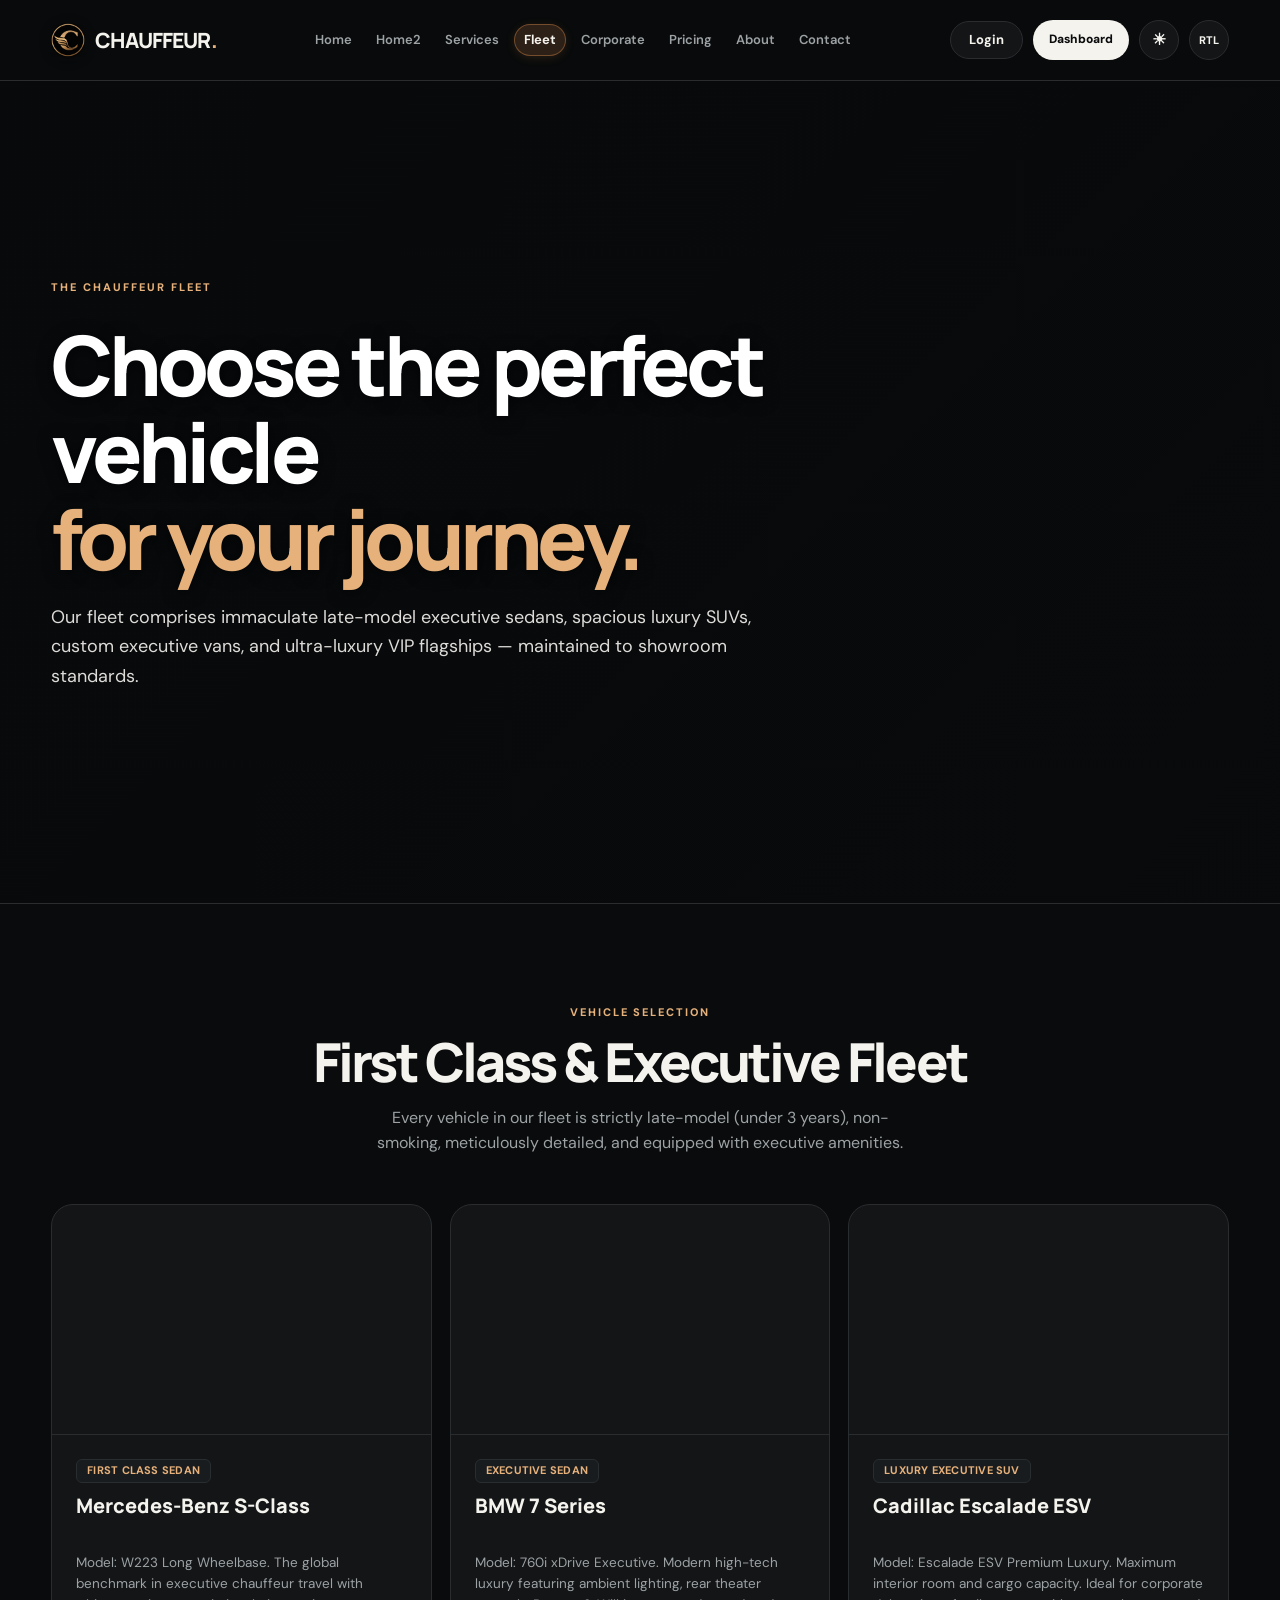
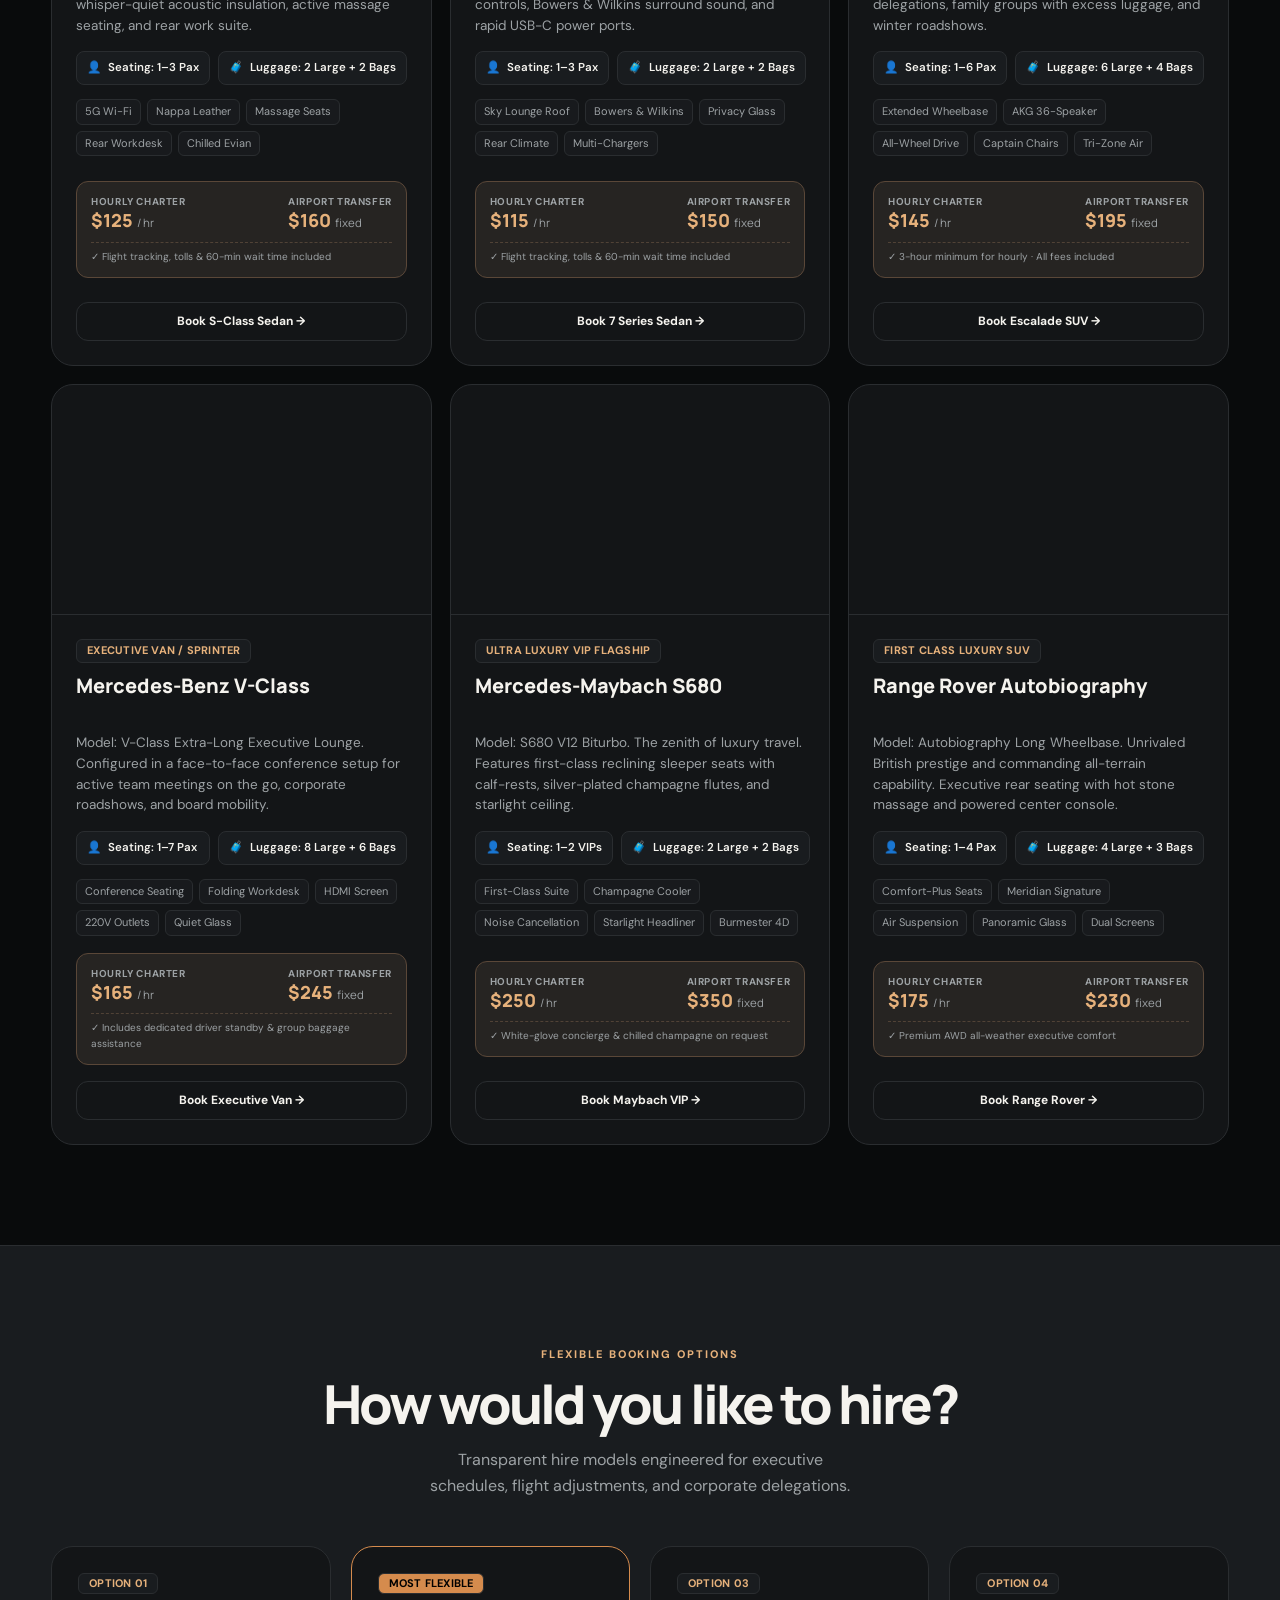
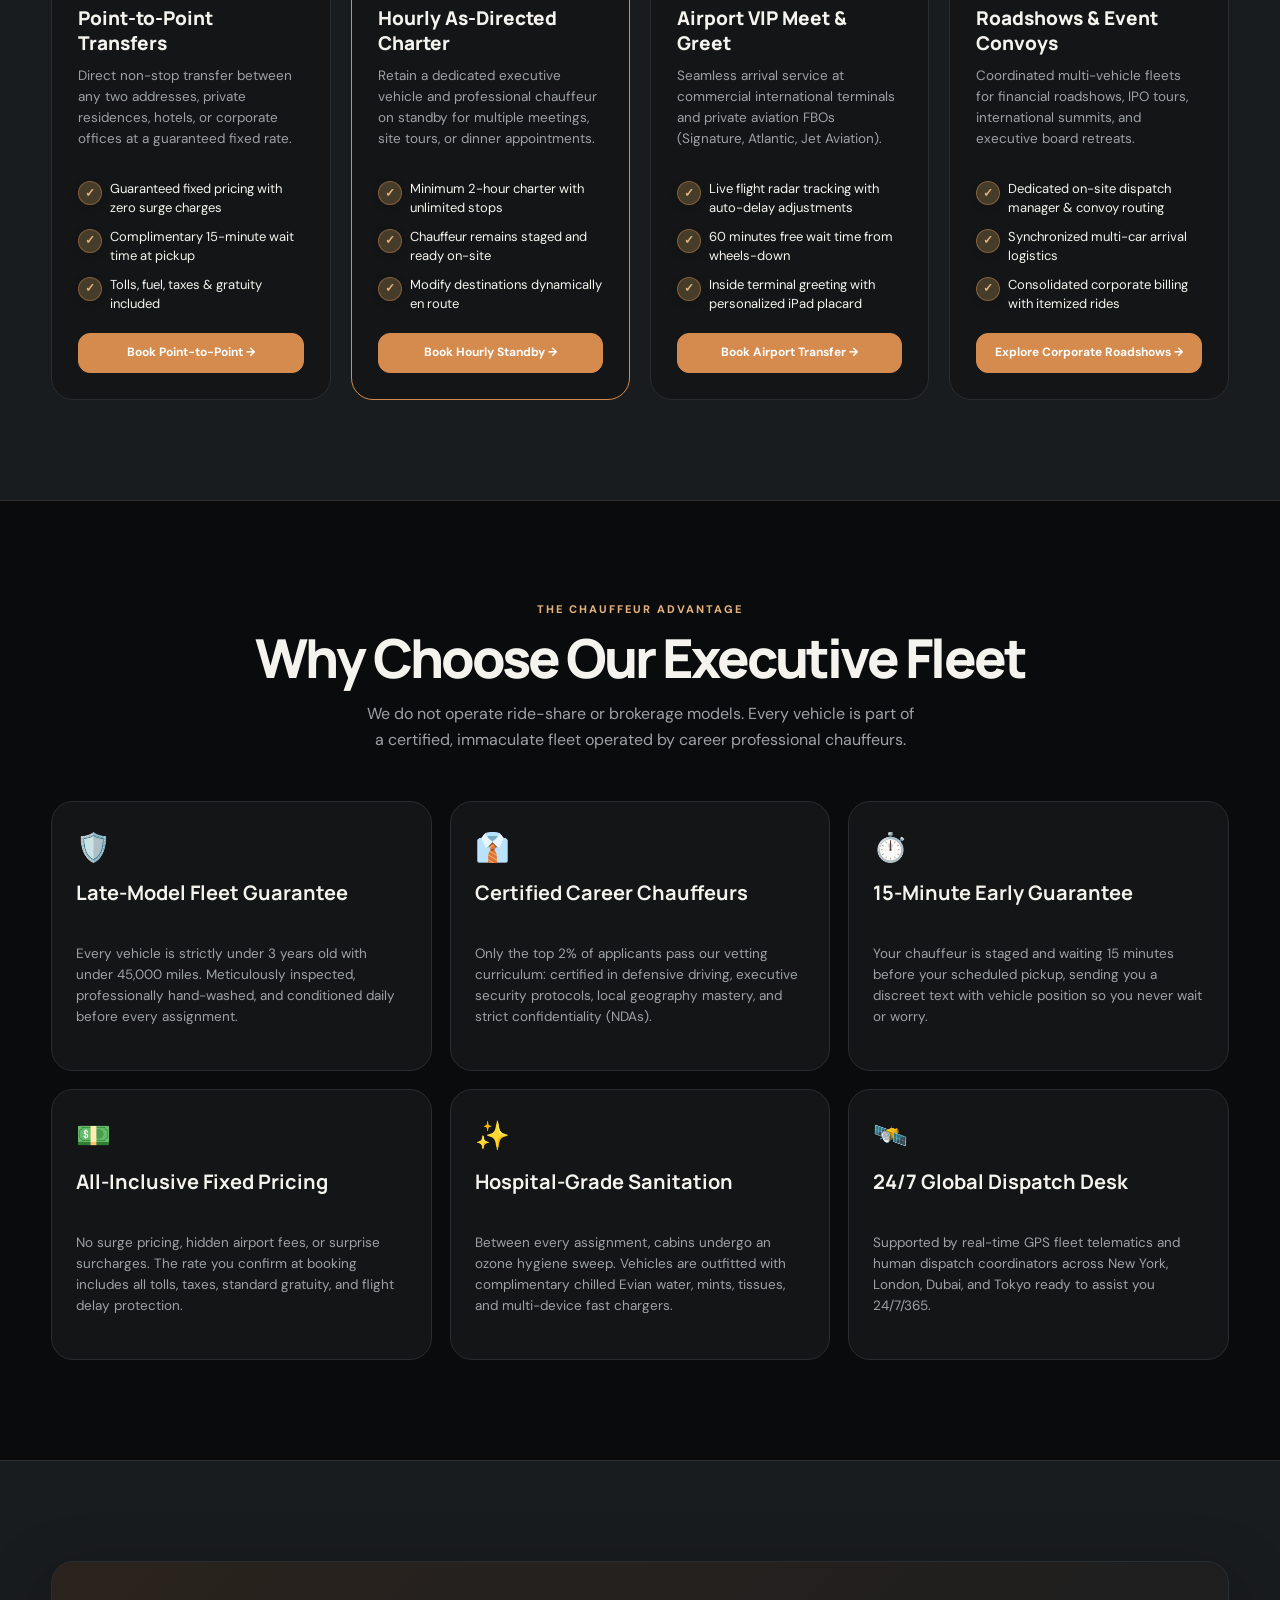
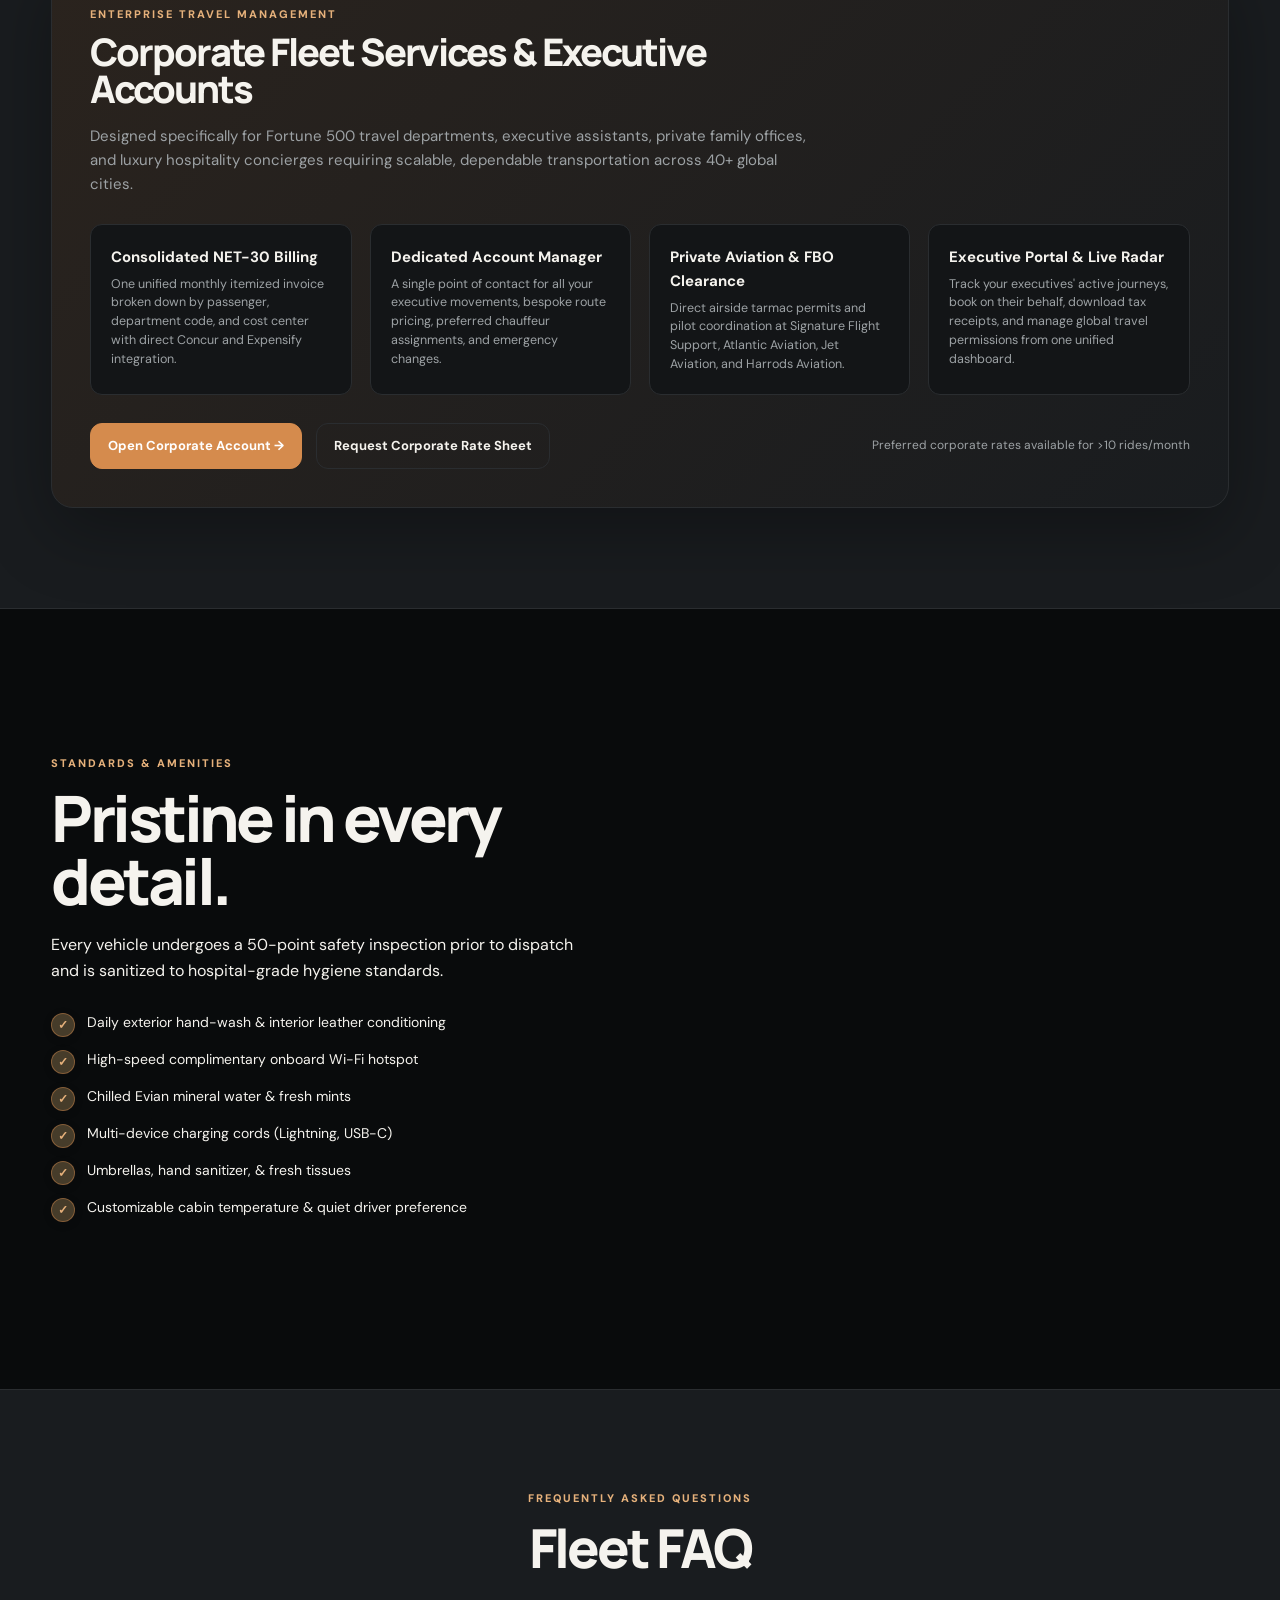
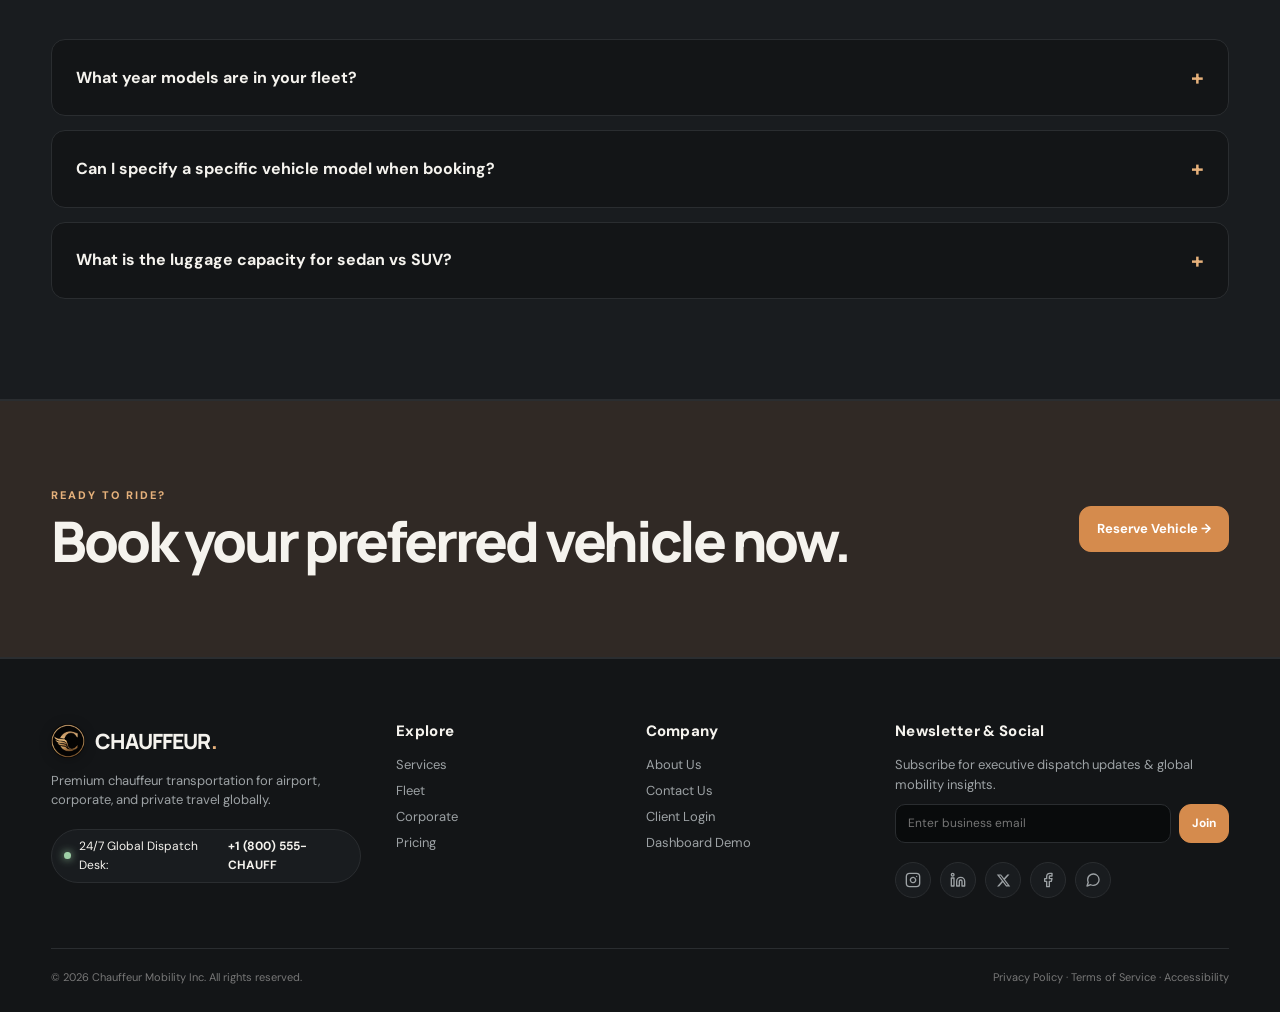
<file: fleet.html>
<!doctype html>
<html lang="en">
<head>
  <meta charset="utf-8">
  <meta name="viewport" content="width=device-width,initial-scale=1">
  <meta name="description" content="Chauffeur Fleet - Executive sedans, luxury SUVs, and executive vans for executive travel.">
  <title>Fleet · Chauffeur.</title>
  <link rel="icon" type="image/png" href="favicon.png">
  <link rel="stylesheet" href="style.css">
</head>
<body>
  <header class="header">
    <div class="container nav">
      <a class="brand" href="index.html">
        <img src="favicon.png" alt="CHAUFFEUR." class="brand-favicon">
        <span class="brand-text">CHAUFFEUR<span class="dot">.</span></span>
      </a>
      <nav class="navlinks">
        <a href="index.html">Home</a>
        <a href="home2.html">Home2</a>
        <a href="services.html">Services</a>
        <a class="active" href="fleet.html">Fleet</a>
        <a href="corporate.html">Corporate</a>
        <a href="pricing.html">Pricing</a>
        <a href="about.html">About</a>
        <a href="contact.html">Contact</a>
        <div class="mobile-nav-actions">
          <a class="login-link" href="login.html">Login</a>
          <a class="dashboard-head-btn" href="dashboard.html">Dashboard</a>
        </div>
      </nav>
      <div class="nav-actions">
        <a class="login-link" href="login.html">Login</a>
        <a class="dashboard-head-btn" href="dashboard.html">Dashboard</a>
        <button class="theme-toggle" type="button" aria-label="Switch theme">☀</button>
        <button class="dir-toggle" type="button" aria-label="Switch text direction">RTL</button>
        <button class="menu" aria-label="Open menu">☰</button>
      </div>
    </div>
  </header>

  <main>
    <!-- HERO SECTION -->
    <section class="page-hero page-hero-fleet">
      <div class="container reveal">
        <span class="eyebrow">The Chauffeur Fleet</span>
        <h1 class="display">Choose the perfect vehicle<br><span style="color:var(--accent2)">for your journey.</span></h1>
        <p>Our fleet comprises immaculate late-model executive sedans, spacious luxury SUVs, custom executive vans, and ultra-luxury VIP flagships — maintained to showroom standards.</p>
      </div>
    </section>

    <!-- FLEET GRID (6 CLASSES WITH COMPREHENSIVE SPECS & PRICING) -->
    <section class="section">
      <div class="container">
        <div class="section-head reveal">
          <div>
            <span class="eyebrow">Vehicle Selection</span>
            <h2 class="display">First Class & Executive Fleet</h2>
          </div>
          <p>Every vehicle in our fleet is strictly late-model (under 3 years), non-smoking, meticulously detailed, and equipped with executive amenities.</p>
        </div>
        <div class="grid3">
          <!-- VEHICLE 1 -->
          <div class="card fleet-card reveal">
            <div class="fleet-img" style="background-image:url(https://images.unsplash.com/photo-1563720223185-11003d516935?auto=format&fit=crop&w=1200&q=85)"></div>
            <div class="card-body">
              <span class="badge">First Class Sedan</span>
              <h3>Mercedes-Benz S-Class</h3>
              <p>Model: W223 Long Wheelbase. The global benchmark in executive chauffeur travel with whisper-quiet acoustic insulation, active massage seating, and rear work suite.</p>
              
              <!-- SPECS: SEATING & LUGGAGE -->
              <div class="fleet-specs-grid">
                <div class="fleet-spec-item">
                  <span class="spec-icon">👤</span> Seating: 1–3 Pax
                </div>
                <div class="fleet-spec-item">
                  <span class="spec-icon">🧳</span> Luggage: 2 Large + 2 Bags
                </div>
              </div>

              <!-- KEY FEATURES -->
              <div class="fleet-features-tags">
                <span class="fleet-feature-tag">5G Wi-Fi</span>
                <span class="fleet-feature-tag">Nappa Leather</span>
                <span class="fleet-feature-tag">Massage Seats</span>
                <span class="fleet-feature-tag">Rear Workdesk</span>
                <span class="fleet-feature-tag">Chilled Evian</span>
              </div>

              <!-- TRANSPARENT PRICING BOX -->
              <div class="fleet-pricing-box">
                <div class="fleet-rate-col">
                  <span class="fleet-rate-type">Hourly Charter</span>
                  <span class="fleet-rate-val">$125 <small>/ hr</small></span>
                </div>
                <div class="fleet-rate-col">
                  <span class="fleet-rate-type">Airport Transfer</span>
                  <span class="fleet-rate-val">$160 <small>fixed</small></span>
                </div>
                <div class="fleet-rate-inclusion">
                  ✓ Flight tracking, tolls & 60-min wait time included
                </div>
              </div>

              <button class="btn small open-book" data-vehicle="Mercedes-Benz S-Class" style="margin-top:auto;width:100%">Book S-Class Sedan →</button>
            </div>
          </div>

          <!-- VEHICLE 2 -->
          <div class="card fleet-card reveal">
            <div class="fleet-img" style="background-image:url(https://images.unsplash.com/photo-1555215695-3004980ad54e?auto=format&fit=crop&w=1200&q=85)"></div>
            <div class="card-body">
              <span class="badge">Executive Sedan</span>
              <h3>BMW 7 Series</h3>
              <p>Model: 760i xDrive Executive. Modern high-tech luxury featuring ambient lighting, rear theater controls, Bowers & Wilkins surround sound, and rapid USB-C power ports.</p>
              
              <div class="fleet-specs-grid">
                <div class="fleet-spec-item">
                  <span class="spec-icon">👤</span> Seating: 1–3 Pax
                </div>
                <div class="fleet-spec-item">
                  <span class="spec-icon">🧳</span> Luggage: 2 Large + 2 Bags
                </div>
              </div>

              <div class="fleet-features-tags">
                <span class="fleet-feature-tag">Sky Lounge Roof</span>
                <span class="fleet-feature-tag">Bowers & Wilkins</span>
                <span class="fleet-feature-tag">Privacy Glass</span>
                <span class="fleet-feature-tag">Rear Climate</span>
                <span class="fleet-feature-tag">Multi-Chargers</span>
              </div>

              <div class="fleet-pricing-box">
                <div class="fleet-rate-col">
                  <span class="fleet-rate-type">Hourly Charter</span>
                  <span class="fleet-rate-val">$115 <small>/ hr</small></span>
                </div>
                <div class="fleet-rate-col">
                  <span class="fleet-rate-type">Airport Transfer</span>
                  <span class="fleet-rate-val">$150 <small>fixed</small></span>
                </div>
                <div class="fleet-rate-inclusion">
                  ✓ Flight tracking, tolls & 60-min wait time included
                </div>
              </div>

              <button class="btn small open-book" data-vehicle="BMW 7 Series" style="margin-top:auto;width:100%">Book 7 Series Sedan →</button>
            </div>
          </div>

          <!-- VEHICLE 3 -->
          <div class="card fleet-card reveal">
            <div class="fleet-img" style="background-image:url(https://images.unsplash.com/photo-1511919884226-fd3cad34687c?auto=format&fit=crop&w=1200&q=85)"></div>
            <div class="card-body">
              <span class="badge">Luxury Executive SUV</span>
              <h3>Cadillac Escalade ESV</h3>
              <p>Model: Escalade ESV Premium Luxury. Maximum interior room and cargo capacity. Ideal for corporate delegations, family groups with excess luggage, and winter roadshows.</p>
              
              <div class="fleet-specs-grid">
                <div class="fleet-spec-item">
                  <span class="spec-icon">👤</span> Seating: 1–6 Pax
                </div>
                <div class="fleet-spec-item">
                  <span class="spec-icon">🧳</span> Luggage: 6 Large + 4 Bags
                </div>
              </div>

              <div class="fleet-features-tags">
                <span class="fleet-feature-tag">Extended Wheelbase</span>
                <span class="fleet-feature-tag">AKG 36-Speaker</span>
                <span class="fleet-feature-tag">All-Wheel Drive</span>
                <span class="fleet-feature-tag">Captain Chairs</span>
                <span class="fleet-feature-tag">Tri-Zone Air</span>
              </div>

              <div class="fleet-pricing-box">
                <div class="fleet-rate-col">
                  <span class="fleet-rate-type">Hourly Charter</span>
                  <span class="fleet-rate-val">$145 <small>/ hr</small></span>
                </div>
                <div class="fleet-rate-col">
                  <span class="fleet-rate-type">Airport Transfer</span>
                  <span class="fleet-rate-val">$195 <small>fixed</small></span>
                </div>
                <div class="fleet-rate-inclusion">
                  ✓ 3-hour minimum for hourly · All fees included
                </div>
              </div>

              <button class="btn small open-book" data-vehicle="Cadillac Escalade" style="margin-top:auto;width:100%">Book Escalade SUV →</button>
            </div>
          </div>

          <!-- VEHICLE 4 -->
          <div class="card fleet-card reveal">
            <div class="fleet-img" style="background-image:url(https://images.unsplash.com/photo-1502877338535-766e1452684a?auto=format&fit=crop&w=1200&q=85)"></div>
            <div class="card-body">
              <span class="badge">Executive Van / Sprinter</span>
              <h3>Mercedes-Benz V-Class</h3>
              <p>Model: V-Class Extra-Long Executive Lounge. Configured in a face-to-face conference setup for active team meetings on the go, corporate roadshows, and board mobility.</p>
              
              <div class="fleet-specs-grid">
                <div class="fleet-spec-item">
                  <span class="spec-icon">👤</span> Seating: 1–7 Pax
                </div>
                <div class="fleet-spec-item">
                  <span class="spec-icon">🧳</span> Luggage: 8 Large + 6 Bags
                </div>
              </div>

              <div class="fleet-features-tags">
                <span class="fleet-feature-tag">Conference Seating</span>
                <span class="fleet-feature-tag">Folding Workdesk</span>
                <span class="fleet-feature-tag">HDMI Screen</span>
                <span class="fleet-feature-tag">220V Outlets</span>
                <span class="fleet-feature-tag">Quiet Glass</span>
              </div>

              <div class="fleet-pricing-box">
                <div class="fleet-rate-col">
                  <span class="fleet-rate-type">Hourly Charter</span>
                  <span class="fleet-rate-val">$165 <small>/ hr</small></span>
                </div>
                <div class="fleet-rate-col">
                  <span class="fleet-rate-type">Airport Transfer</span>
                  <span class="fleet-rate-val">$245 <small>fixed</small></span>
                </div>
                <div class="fleet-rate-inclusion">
                  ✓ Includes dedicated driver standby & group baggage assistance
                </div>
              </div>

              <button class="btn small open-book" data-vehicle="Mercedes-Benz V-Class" style="margin-top:auto;width:100%">Book Executive Van →</button>
            </div>
          </div>

          <!-- VEHICLE 5 -->
          <div class="card fleet-card reveal">
            <div class="fleet-img" style="background-image:url(https://images.unsplash.com/photo-1503376780353-7e6692767b70?auto=format&fit=crop&w=1200&q=85)"></div>
            <div class="card-body">
              <span class="badge">Ultra Luxury VIP Flagship</span>
              <h3>Mercedes-Maybach S680</h3>
              <p>Model: S680 V12 Biturbo. The zenith of luxury travel. Features first-class reclining sleeper seats with calf-rests, silver-plated champagne flutes, and starlight ceiling.</p>
              
              <div class="fleet-specs-grid">
                <div class="fleet-spec-item">
                  <span class="spec-icon">👤</span> Seating: 1–2 VIPs
                </div>
                <div class="fleet-spec-item">
                  <span class="spec-icon">🧳</span> Luggage: 2 Large + 2 Bags
                </div>
              </div>

              <div class="fleet-features-tags">
                <span class="fleet-feature-tag">First-Class Suite</span>
                <span class="fleet-feature-tag">Champagne Cooler</span>
                <span class="fleet-feature-tag">Noise Cancellation</span>
                <span class="fleet-feature-tag">Starlight Headliner</span>
                <span class="fleet-feature-tag">Burmester 4D</span>
              </div>

              <div class="fleet-pricing-box">
                <div class="fleet-rate-col">
                  <span class="fleet-rate-type">Hourly Charter</span>
                  <span class="fleet-rate-val">$250 <small>/ hr</small></span>
                </div>
                <div class="fleet-rate-col">
                  <span class="fleet-rate-type">Airport Transfer</span>
                  <span class="fleet-rate-val">$350 <small>fixed</small></span>
                </div>
                <div class="fleet-rate-inclusion">
                  ✓ White-glove concierge & chilled champagne on request
                </div>
              </div>

              <button class="btn small open-book" data-vehicle="Mercedes-Maybach" style="margin-top:auto;width:100%">Book Maybach VIP →</button>
            </div>
          </div>

          <!-- VEHICLE 6 -->
          <div class="card fleet-card reveal">
            <div class="fleet-img" style="background-image:url(https://images.unsplash.com/photo-1541899481282-d53bffe3c35d?auto=format&fit=crop&w=1200&q=85)"></div>
            <div class="card-body">
              <span class="badge">First Class Luxury SUV</span>
              <h3>Range Rover Autobiography</h3>
              <p>Model: Autobiography Long Wheelbase. Unrivaled British prestige and commanding all-terrain capability. Executive rear seating with hot stone massage and powered center console.</p>
              
              <div class="fleet-specs-grid">
                <div class="fleet-spec-item">
                  <span class="spec-icon">👤</span> Seating: 1–4 Pax
                </div>
                <div class="fleet-spec-item">
                  <span class="spec-icon">🧳</span> Luggage: 4 Large + 3 Bags
                </div>
              </div>

              <div class="fleet-features-tags">
                <span class="fleet-feature-tag">Comfort-Plus Seats</span>
                <span class="fleet-feature-tag">Meridian Signature</span>
                <span class="fleet-feature-tag">Air Suspension</span>
                <span class="fleet-feature-tag">Panoramic Glass</span>
                <span class="fleet-feature-tag">Dual Screens</span>
              </div>

              <div class="fleet-pricing-box">
                <div class="fleet-rate-col">
                  <span class="fleet-rate-type">Hourly Charter</span>
                  <span class="fleet-rate-val">$175 <small>/ hr</small></span>
                </div>
                <div class="fleet-rate-col">
                  <span class="fleet-rate-type">Airport Transfer</span>
                  <span class="fleet-rate-val">$230 <small>fixed</small></span>
                </div>
                <div class="fleet-rate-inclusion">
                  ✓ Premium AWD all-weather executive comfort
                </div>
              </div>

              <button class="btn small open-book" data-vehicle="Range Rover" style="margin-top:auto;width:100%">Book Range Rover →</button>
            </div>
          </div>
        </div>
      </div>
    </section>

    <!-- PROPER BOOKING OPTIONS & FLEXIBLE HIRE TYPES SECTION -->
    <section class="section section-alt">
      <div class="container">
        <div class="section-head reveal">
          <div>
            <span class="eyebrow">Flexible Booking Options</span>
            <h2 class="display">How would you like to hire?</h2>
          </div>
          <p>Transparent hire models engineered for executive schedules, flight adjustments, and corporate delegations.</p>
        </div>
        <div class="booking-options-grid">
          <!-- OPTION 1 -->
          <div class="booking-option-card reveal">
            <div>
              <span class="badge">Option 01</span>
              <h3>Point-to-Point Transfers</h3>
              <p>Direct non-stop transfer between any two addresses, private residences, hotels, or corporate offices at a guaranteed fixed rate.</p>
              <div class="checks">
                <div class="check"><b>✓</b> Guaranteed fixed pricing with zero surge charges</div>
                <div class="check"><b>✓</b> Complimentary 15-minute wait time at pickup</div>
                <div class="check"><b>✓</b> Tolls, fuel, taxes & gratuity included</div>
              </div>
            </div>
            <button class="btn small primary open-book">Book Point-to-Point →</button>
          </div>

          <!-- OPTION 2 -->
          <div class="booking-option-card reveal" style="border-color:var(--accent)">
            <div>
              <span class="badge" style="background:var(--accent);color:#000">Most Flexible</span>
              <h3>Hourly As-Directed Charter</h3>
              <p>Retain a dedicated executive vehicle and professional chauffeur on standby for multiple meetings, site tours, or dinner appointments.</p>
              <div class="checks">
                <div class="check"><b>✓</b> Minimum 2-hour charter with unlimited stops</div>
                <div class="check"><b>✓</b> Chauffeur remains staged and ready on-site</div>
                <div class="check"><b>✓</b> Modify destinations dynamically en route</div>
              </div>
            </div>
            <button class="btn small primary open-book">Book Hourly Standby →</button>
          </div>

          <!-- OPTION 3 -->
          <div class="booking-option-card reveal">
            <div>
              <span class="badge">Option 03</span>
              <h3>Airport VIP Meet & Greet</h3>
              <p>Seamless arrival service at commercial international terminals and private aviation FBOs (Signature, Atlantic, Jet Aviation).</p>
              <div class="checks">
                <div class="check"><b>✓</b> Live flight radar tracking with auto-delay adjustments</div>
                <div class="check"><b>✓</b> 60 minutes free wait time from wheels-down</div>
                <div class="check"><b>✓</b> Inside terminal greeting with personalized iPad placard</div>
              </div>
            </div>
            <button class="btn small primary open-book">Book Airport Transfer →</button>
          </div>

          <!-- OPTION 4 -->
          <div class="booking-option-card reveal">
            <div>
              <span class="badge">Option 04</span>
              <h3>Roadshows & Event Convoys</h3>
              <p>Coordinated multi-vehicle fleets for financial roadshows, IPO tours, international summits, and executive board retreats.</p>
              <div class="checks">
                <div class="check"><b>✓</b> Dedicated on-site dispatch manager & convoy routing</div>
                <div class="check"><b>✓</b> Synchronized multi-car arrival logistics</div>
                <div class="check"><b>✓</b> Consolidated corporate billing with itemized rides</div>
              </div>
            </div>
            <a href="corporate.html" class="btn small primary">Explore Corporate Roadshows →</a>
          </div>
        </div>
      </div>
    </section>

    <!-- WHY CHOOSE US SECTION -->
    <section class="section">
      <div class="container">
        <div class="section-head reveal">
          <div>
            <span class="eyebrow">The Chauffeur Advantage</span>
            <h2 class="display">Why Choose Our Executive Fleet</h2>
          </div>
          <p>We do not operate ride-share or brokerage models. Every vehicle is part of a certified, immaculate fleet operated by career professional chauffeurs.</p>
        </div>
        <div class="grid3">
          <div class="card card-body reveal">
            <div style="font-size:28px;margin-bottom:10px">🛡️</div>
            <h3>Late-Model Fleet Guarantee</h3>
            <p>Every vehicle is strictly under 3 years old with under 45,000 miles. Meticulously inspected, professionally hand-washed, and conditioned daily before every assignment.</p>
          </div>

          <div class="card card-body reveal">
            <div style="font-size:28px;margin-bottom:10px">👔</div>
            <h3>Certified Career Chauffeurs</h3>
            <p>Only the top 2% of applicants pass our vetting curriculum: certified in defensive driving, executive security protocols, local geography mastery, and strict confidentiality (NDAs).</p>
          </div>

          <div class="card card-body reveal">
            <div style="font-size:28px;margin-bottom:10px">⏱️</div>
            <h3>15-Minute Early Guarantee</h3>
            <p>Your chauffeur is staged and waiting 15 minutes before your scheduled pickup, sending you a discreet text with vehicle position so you never wait or worry.</p>
          </div>

          <div class="card card-body reveal">
            <div style="font-size:28px;margin-bottom:10px">💵</div>
            <h3>All-Inclusive Fixed Pricing</h3>
            <p>No surge pricing, hidden airport fees, or surprise surcharges. The rate you confirm at booking includes all tolls, taxes, standard gratuity, and flight delay protection.</p>
          </div>

          <div class="card card-body reveal">
            <div style="font-size:28px;margin-bottom:10px">✨</div>
            <h3>Hospital-Grade Sanitation</h3>
            <p>Between every assignment, cabins undergo an ozone hygiene sweep. Vehicles are outfitted with complimentary chilled Evian water, mints, tissues, and multi-device fast chargers.</p>
          </div>

          <div class="card card-body reveal">
            <div style="font-size:28px;margin-bottom:10px">🛰️</div>
            <h3>24/7 Global Dispatch Desk</h3>
            <p>Supported by real-time GPS fleet telematics and human dispatch coordinators across New York, London, Dubai, and Tokyo ready to assist you 24/7/365.</p>
          </div>
        </div>
      </div>
    </section>

    <!-- CORPORATE SERVICE SECTION -->
    <section class="section section-alt">
      <div class="container">
        <div class="corp-fleet-box reveal">
          <div style="max-width:720px">
            <span class="eyebrow">Enterprise Travel Management</span>
            <h2 class="display" style="font-size:38px;margin:8px 0 16px">Corporate Fleet Services & Executive Accounts</h2>
            <p style="color:var(--muted);font-size:15px;line-height:1.6">Designed specifically for Fortune 500 travel departments, executive assistants, private family offices, and luxury hospitality concierges requiring scalable, dependable transportation across 40+ global cities.</p>
          </div>

          <div class="corp-fleet-grid">
            <div class="corp-fleet-card">
              <strong>Consolidated NET-30 Billing</strong>
              <p>One unified monthly itemized invoice broken down by passenger, department code, and cost center with direct Concur and Expensify integration.</p>
            </div>
            <div class="corp-fleet-card">
              <strong>Dedicated Account Manager</strong>
              <p>A single point of contact for all your executive movements, bespoke route pricing, preferred chauffeur assignments, and emergency changes.</p>
            </div>
            <div class="corp-fleet-card">
              <strong>Private Aviation & FBO Clearance</strong>
              <p>Direct airside tarmac permits and pilot coordination at Signature Flight Support, Atlantic Aviation, Jet Aviation, and Harrods Aviation.</p>
            </div>
            <div class="corp-fleet-card">
              <strong>Executive Portal & Live Radar</strong>
              <p>Track your executives' active journeys, book on their behalf, download tax receipts, and manage global travel permissions from one unified dashboard.</p>
            </div>
          </div>

          <div style="display:flex;gap:14px;flex-wrap:wrap;align-items:center;margin-top:10px">
            <a href="corporate.html" class="btn primary">Open Corporate Account →</a>
            <button class="btn secondary open-book" data-demo-action="Corporate rate sheet requested. Our corporate sales team will contact you.">Request Corporate Rate Sheet</button>
            <span style="color:var(--muted);font-size:12px;margin-left:auto">Preferred corporate rates available for >10 rides/month</span>
          </div>
        </div>
      </div>
    </section>

    <!-- IN-CABIN AMENITIES & STANDARDS -->
    <section class="section">
      <div class="container split">
        <div class="copy reveal">
          <span class="eyebrow">Standards & Amenities</span>
          <h2 class="display">Pristine in every detail.</h2>
          <p>Every vehicle undergoes a 50-point safety inspection prior to dispatch and is sanitized to hospital-grade hygiene standards.</p>
          <div class="checks">
            <div class="check"><b>✓</b> Daily exterior hand-wash & interior leather conditioning</div>
            <div class="check"><b>✓</b> High-speed complimentary onboard Wi-Fi hotspot</div>
            <div class="check"><b>✓</b> Chilled Evian mineral water & fresh mints</div>
            <div class="check"><b>✓</b> Multi-device charging cords (Lightning, USB-C)</div>
            <div class="check"><b>✓</b> Umbrellas, hand sanitizer, & fresh tissues</div>
            <div class="check"><b>✓</b> Customizable cabin temperature & quiet driver preference</div>
          </div>
        </div>
        <div class="split-image reveal" style="background-image:url(https://images.unsplash.com/photo-1504215680853-026ed2a45def?auto=format&fit=crop&w=1400&q=85)"></div>
      </div>
    </section>

    <!-- FLEET FAQ -->
    <section class="section section-alt">
      <div class="container">
        <div class="section-head reveal">
          <div>
            <span class="eyebrow">Frequently Asked Questions</span>
            <h2 class="display">Fleet FAQ</h2>
          </div>
        </div>
        <div class="faq-list reveal">
          <div class="faq-item">
            <div class="faq-question">What year models are in your fleet?</div>
            <div class="faq-answer">All vehicles in our executive fleet are strictly current or late-model vehicles under 3 years old, ensuring maximum safety, reliability, and modern interior comforts.</div>
          </div>
          <div class="faq-item">
            <div class="faq-question">Can I specify a specific vehicle model when booking?</div>
            <div class="faq-answer">Yes, you can select your preferred vehicle class (e.g. First Class Sedan, Executive SUV, Sprinter Van) during reservation. Specific vehicle colors (all black fleet) are guaranteed.</div>
          </div>
          <div class="faq-item">
            <div class="faq-question">What is the luggage capacity for sedan vs SUV?</div>
            <div class="faq-answer">Executive sedans comfortably hold 2 large suitcases plus 2 carry-on bags. Executive SUVs hold up to 6 large suitcases and 4 carry-ons. For larger groups with heavy luggage, our Executive Van is recommended.</div>
          </div>
        </div>
      </div>
    </section>

    <!-- CTA BANNER -->
    <section class="cta">
      <div class="container cta-box">
        <div>
          <span class="eyebrow">Ready to ride?</span>
          <h2 class="display">Book your preferred vehicle now.</h2>
        </div>
        <button class="btn primary open-book">Reserve Vehicle →</button>
      </div>
    </section>
  </main>

  <footer class="footer">
    <div class="container footer-grid">
      <div>
        <a class="brand" href="index.html">
          <img src="favicon.png" alt="CHAUFFEUR." class="brand-favicon">
          <span class="brand-text">CHAUFFEUR<span class="dot">.</span></span>
        </a>
        <p>Premium chauffeur transportation for airport, corporate, and private travel globally.</p>
        <div class="footer-contact-chip">
          <span class="pulse-dot"></span> 24/7 Global Dispatch Desk: <strong>+1 (800) 555-CHAUFF</strong>
        </div>
      </div>
      <div>
        <h4>Explore</h4>
        <a href="services.html">Services</a>
        <a href="fleet.html">Fleet</a>
        <a href="corporate.html">Corporate</a>
        <a href="pricing.html">Pricing</a>
      </div>
      <div>
        <h4>Company</h4>
        <a href="about.html">About Us</a>
        <a href="contact.html">Contact Us</a>
        <a href="login.html">Client Login</a>
        <a href="dashboard.html">Dashboard Demo</a>
      </div>
      <div>
        <h4>Newsletter & Social</h4>
        <p>Subscribe for executive dispatch updates & global mobility insights.</p>
        <div class="newsletter">
          <input type="email" placeholder="Enter business email" required>
          <button class="btn small primary" data-demo-action="Thanks — you are subscribed to updates.">Join</button>
        </div>
        <div class="socials" style="margin-top:14px">
          <a href="#" aria-label="Instagram" title="Instagram">
            <svg viewBox="0 0 24 24" width="16" height="16" fill="none" stroke="currentColor" stroke-width="2" stroke-linecap="round" stroke-linejoin="round"><rect x="2" y="2" width="20" height="20" rx="5" ry="5"></rect><path d="M16 11.37A4 4 0 1 1 12.63 8 4 4 0 0 1 16 11.37z"></path><line x1="17.5" y1="6.5" x2="17.51" y2="6.5"></line></svg>
          </a>
          <a href="#" aria-label="LinkedIn" title="LinkedIn">
            <svg viewBox="0 0 24 24" width="16" height="16" fill="none" stroke="currentColor" stroke-width="2" stroke-linecap="round" stroke-linejoin="round"><path d="M16 8a6 6 0 0 1 6 6v7h-4v-7a2 2 0 0 0-2-2 2 2 0 0 0-2 2v7h-4v-7a6 6 0 0 1 6-6z"></path><rect x="2" y="9" width="4" height="12"></rect><circle cx="4" cy="4" r="2"></circle></svg>
          </a>
          <a href="#" aria-label="X (Twitter)" title="X (Twitter)">
            <svg viewBox="0 0 24 24" width="15" height="15" fill="currentColor"><path d="M18.244 2.25h3.308l-7.227 8.26 8.502 11.24H16.17l-5.214-6.817L4.99 21.75H1.68l7.73-8.835L1.254 2.25H8.08l4.713 6.231zm-1.161 17.52h1.833L7.084 4.126H5.117z"/></svg>
          </a>
          <a href="#" aria-label="Facebook" title="Facebook">
            <svg viewBox="0 0 24 24" width="16" height="16" fill="none" stroke="currentColor" stroke-width="2" stroke-linecap="round" stroke-linejoin="round"><path d="M18 2h-3a5 5 0 0 0-5 5v3H7v4h3v8h4v-8h3l1-4h-4V7a1 1 0 0 1 1-1h3z"></path></svg>
          </a>
          <a href="#" aria-label="WhatsApp" title="WhatsApp">
            <svg viewBox="0 0 24 24" width="16" height="16" fill="none" stroke="currentColor" stroke-width="2" stroke-linecap="round" stroke-linejoin="round"><path d="M21 11.5a8.38 8.38 0 0 1-.9 3.8 8.5 8.5 0 0 1-7.6 4.7 8.38 8.38 0 0 1-3.8-.9L3 21l1.9-5.7a8.38 8.38 0 0 1-.9-3.8 8.5 8.5 0 0 1 4.7-7.6 8.38 8.38 0 0 1 3.8-.9h.5a8.48 8.48 0 0 1 8 8v.5z"></path></svg>
          </a>
        </div>
      </div>
    </div>
    <div class="container footer-bottom">
      <span>© <span data-year></span> Chauffeur Mobility Inc. All rights reserved.</span>
      <span>Privacy Policy · Terms of Service · Accessibility</span>
    </div>
  </footer>

  <button class="backtop" aria-label="Back to top">↑</button>
  <div class="mobile-cta"><button class="btn primary open-book">Book a Ride</button></div>

  <div class="modal">
    <div class="modal-box">
      <button class="modal-close" aria-label="Close modal">×</button>
      <span class="eyebrow">Reservation request</span>
      <h2 class="display" style="font-size:36px;margin:10px 0 20px">Book your journey.</h2>
      <form data-demo data-message="Booking request received. We’ll confirm availability shortly.">
        <div class="form-grid">
          <div class="field"><label>Pickup</label><input required placeholder="Airport, hotel or address"></div>
          <div class="field"><label>Destination</label><input required placeholder="Where are you going?"></div>
          <div class="field"><label>Date</label><input required type="date"></div>
          <div class="field"><label>Time</label><input required type="time"></div>
          <div class="field"><label>Passengers</label><select><option>1–2</option><option>3–4</option><option>5–7</option></select></div>
          <div class="field"><label>Vehicle</label><select id="modal-vehicle-select"><option>Mercedes-Benz S-Class</option><option>BMW 7 Series</option><option>Cadillac Escalade ESV</option><option>Mercedes-Benz V-Class</option><option>Mercedes-Maybach S680</option><option>Range Rover Autobiography</option></select></div>
          <div class="field full"><label>Notes</label><textarea placeholder="Flight number, child seat, luggage or special request"></textarea></div>
        </div>
        <button class="btn primary" style="margin-top:18px;width:100%" type="submit">Request Chauffeur</button>
      </form>
    </div>
  </div>

  <div class="toast"></div>
  <script src="script.js"></script>
</body>
</html>
</file>
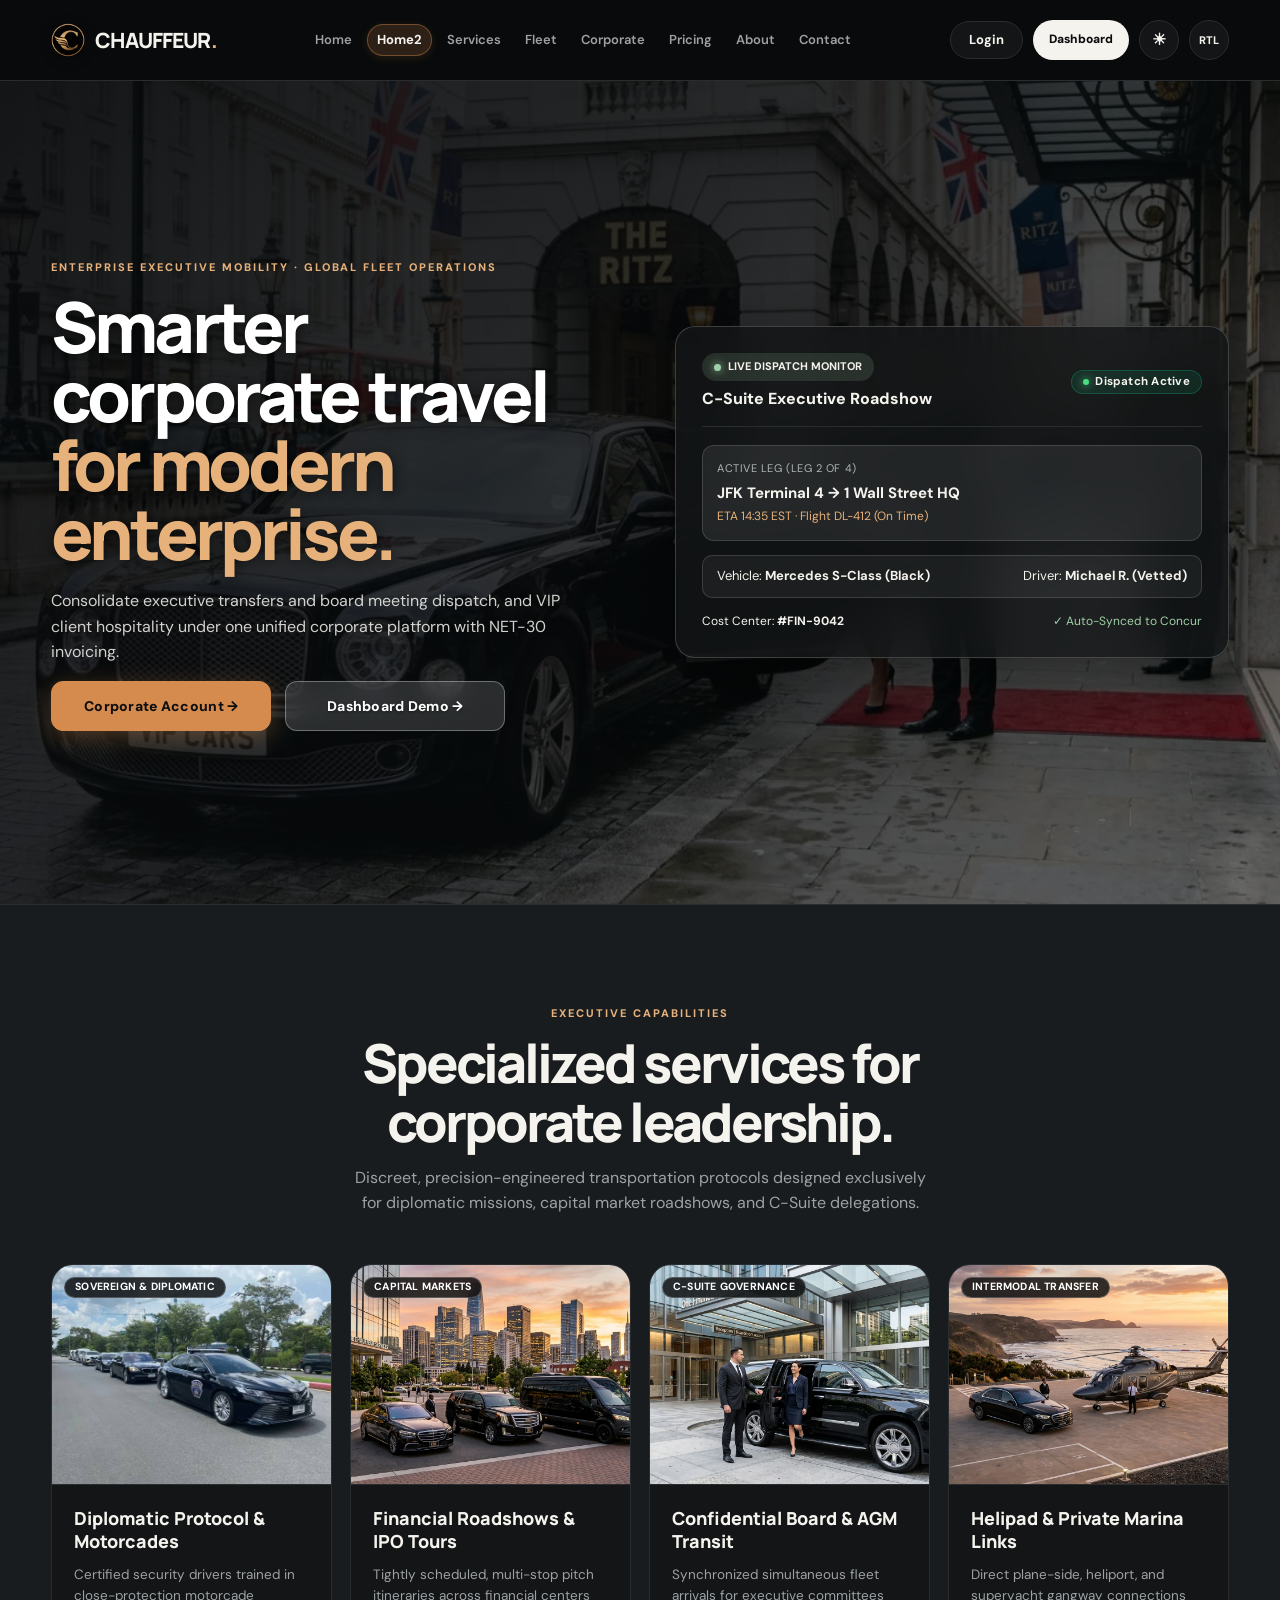
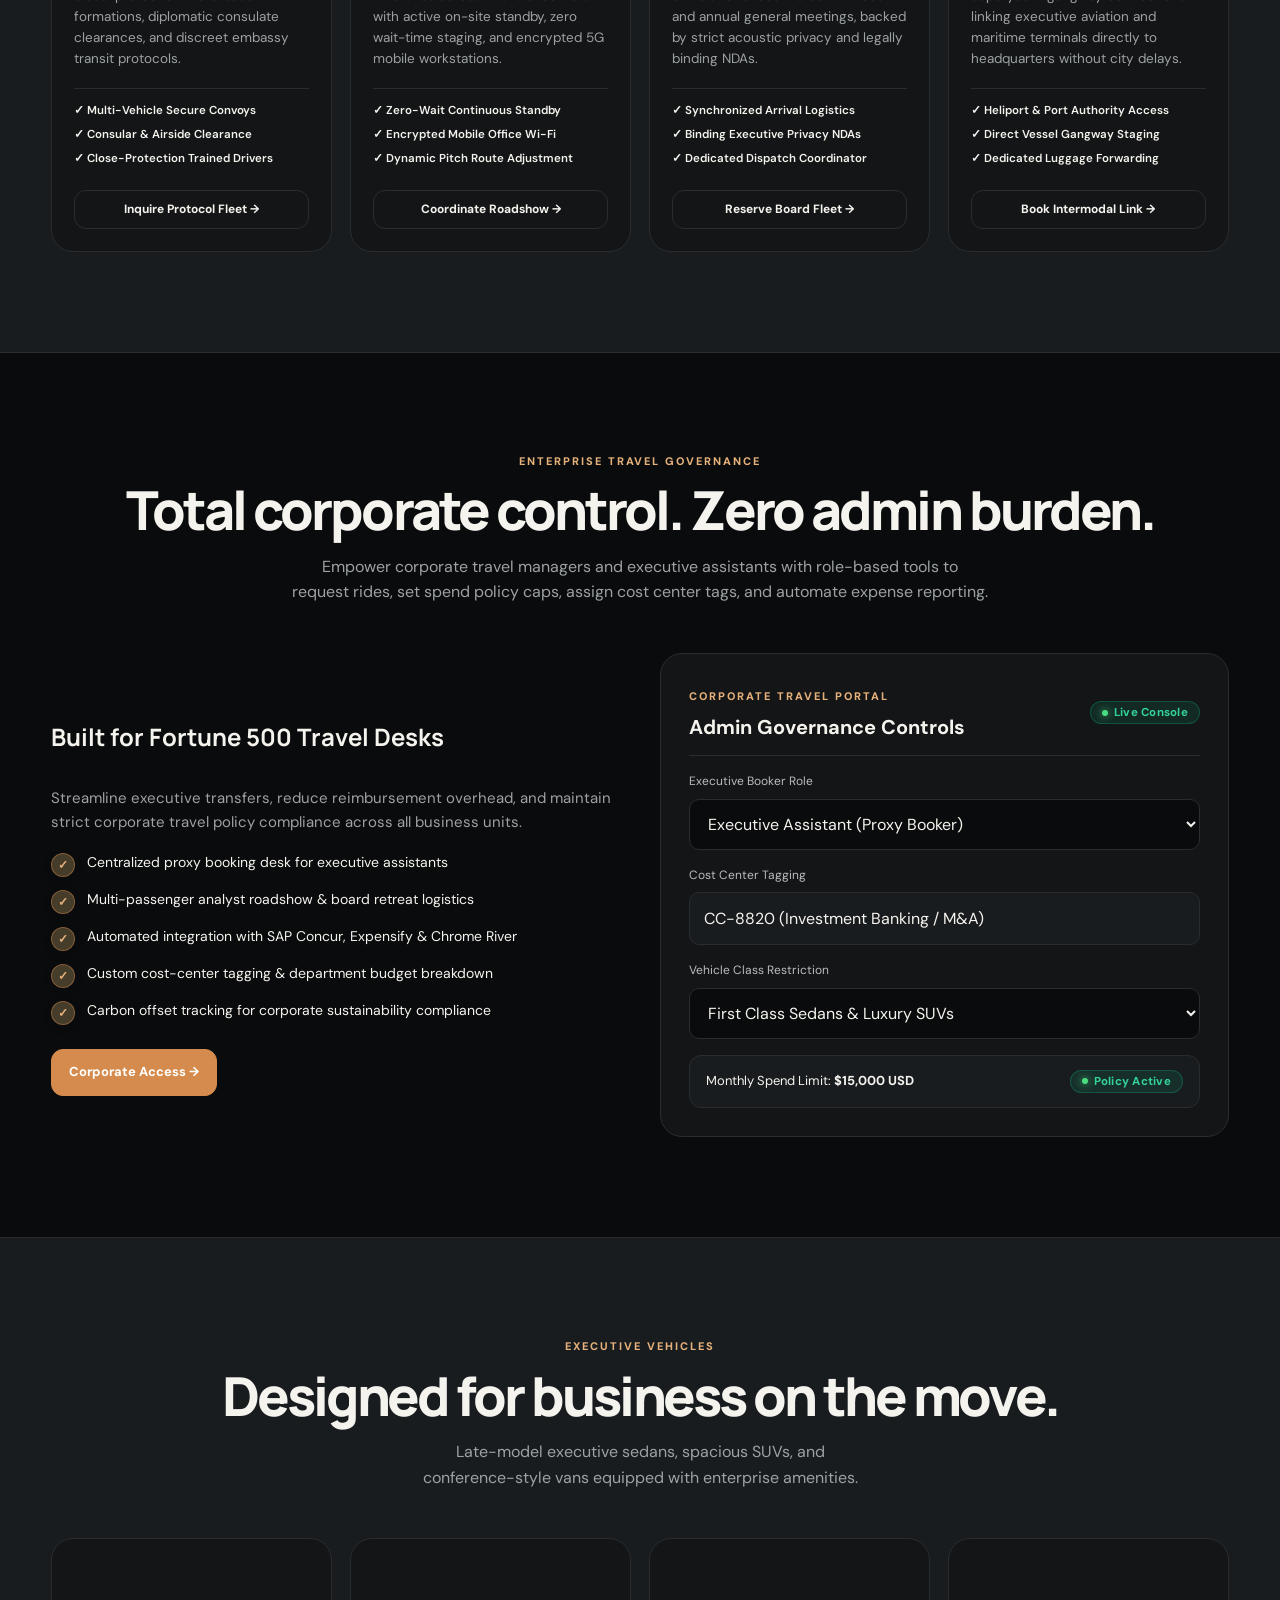
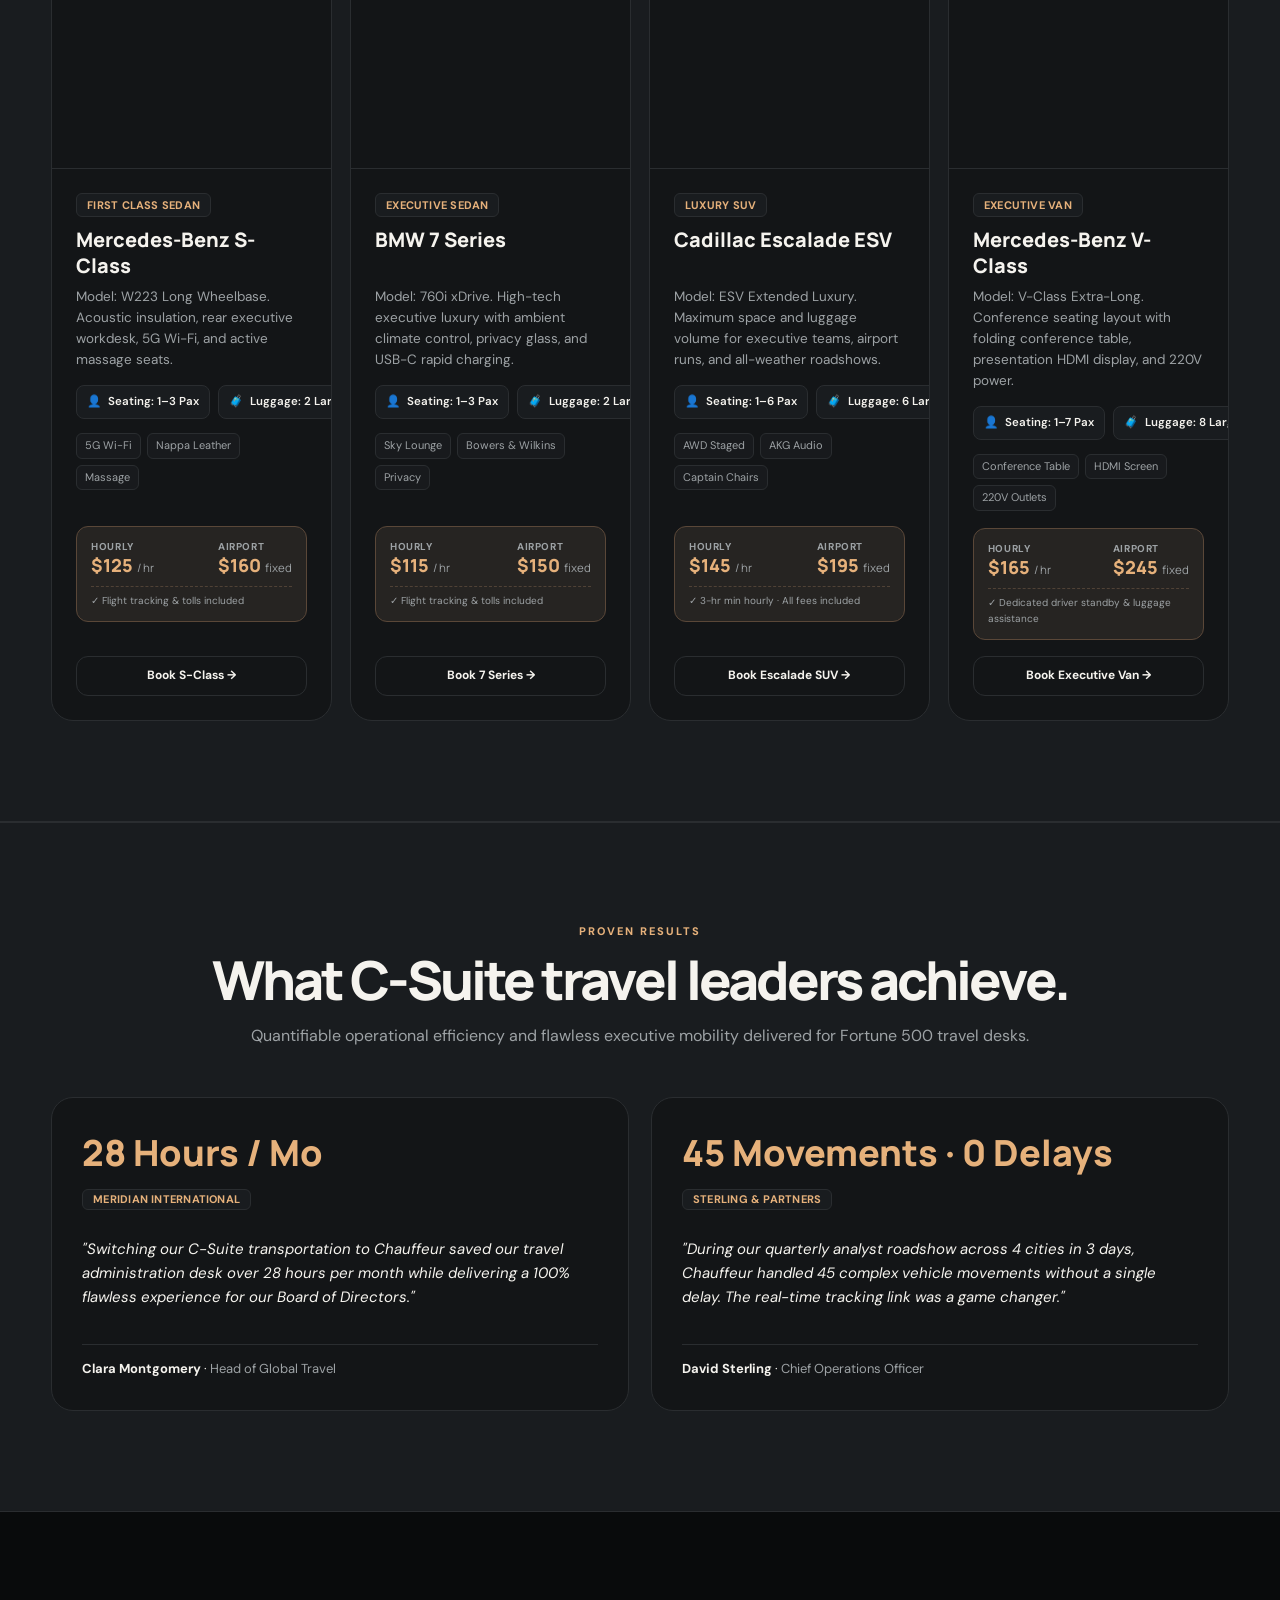
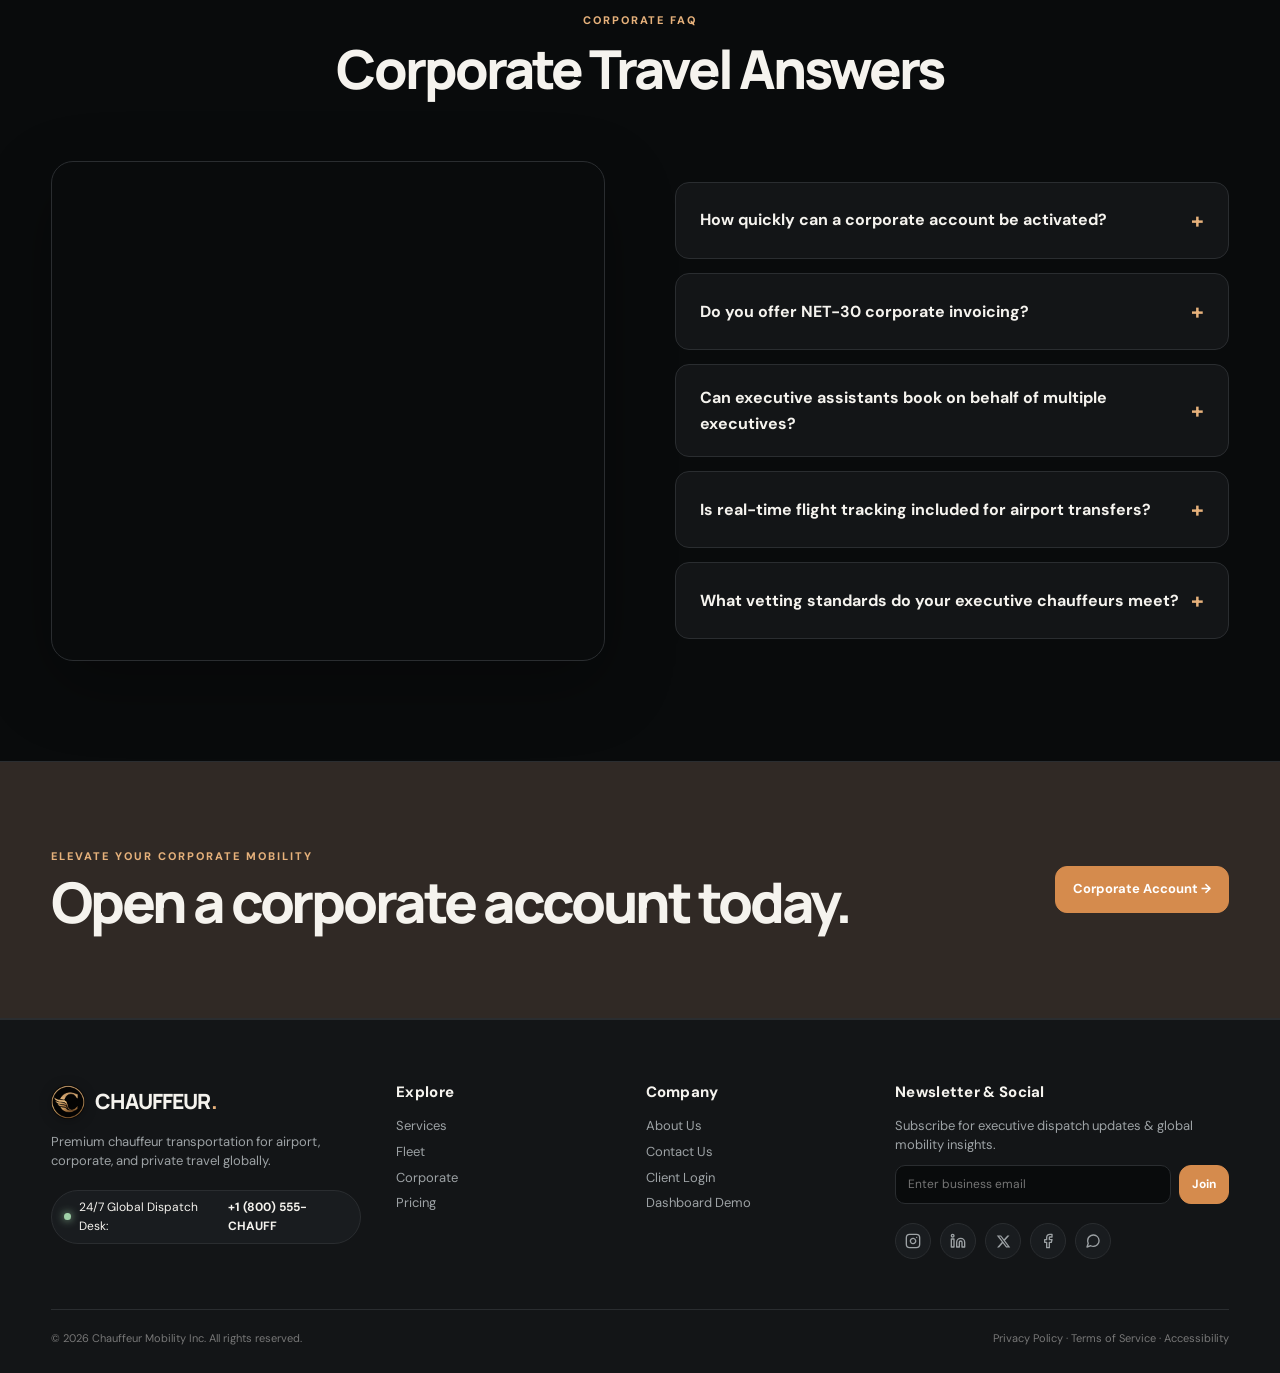
<file: home2.html>
<!doctype html>
<html lang="en">

<head>
  <meta charset="utf-8">
  <meta name="viewport" content="width=device-width,initial-scale=1">
  <meta name="description"
    content="Corporate Mobility & Executive Chauffeur Solutions for enterprise travel management.">
  <title>Corporate Mobility · Chauffeur.</title>
  <link rel="icon" type="image/png" href="favicon.png">
  <link rel="stylesheet" href="style.css">
  <style>
    /* EXECUTIVE CAPABILITIES: RESPONSIVE SERVICE CARDS & PRECISE IMAGE FRAMING */
    .corp-service-grid {
      display: grid !important;
      grid-template-columns: repeat(4, 1fr) !important;
      gap: 18px !important;
      width: 100% !important;
    }
    .corp-service-img {
      width: 100%;
      height: 220px;
      min-height: 200px;
      aspect-ratio: 16 / 9.5;
      background-size: cover;
      background-repeat: no-repeat;
      background-position: center center;
      position: relative;
      border-bottom: 1px solid var(--line);
      flex-shrink: 0;
      transition: transform 0.35s ease, filter 0.3s ease;
    }
    .corp-img-diplomatic {
      background-position: center 60%;
    }
    .corp-img-roadshow {
      background-position: center center;
    }
    .corp-img-governance {
      background-position: center 40%;
    }
    .corp-img-intermodal {
      background-position: center center;
    }
    /* TABLET VIEW (601px - 1050px): Keep an elegant 2x2 grid with ample proportional height */
    @media (max-width: 1050px) and (min-width: 601px) {
      .corp-service-grid {
        grid-template-columns: repeat(2, 1fr) !important;
        gap: 20px !important;
      }
      .corp-service-img {
        height: 230px !important;
        min-height: 210px !important;
        aspect-ratio: 16 / 9.5 !important;
      }
    }
    /* MOBILE VIEW (<= 600px): Clean single-column layout with natural widescreen ratio */
    @media (max-width: 600px) {
      .corp-service-grid {
        grid-template-columns: 1fr !important;
        gap: 18px !important;
      }
      .corp-service-img {
        height: 230px !important;
        min-height: 200px !important;
        aspect-ratio: 16 / 9.5 !important;
      }
    }
  </style>
</head>

<body>
  <header class="header">
    <div class="container nav">
      <a class="brand" href="index.html">
        <img src="favicon.png" alt="CHAUFFEUR." class="brand-favicon">
        <span class="brand-text">CHAUFFEUR<span class="dot">.</span></span>
      </a>
      <nav class="navlinks">
        <a href="index.html">Home</a>
        <a class="active" href="home2.html">Home2</a>
        <a href="services.html">Services</a>
        <a href="fleet.html">Fleet</a>
        <a href="corporate.html">Corporate</a>
        <a href="pricing.html">Pricing</a>
        <a href="about.html">About</a>
        <a href="contact.html">Contact</a>
        <div class="mobile-nav-actions">
          <a class="login-link" href="login.html">Login</a>
          <a class="dashboard-head-btn" href="dashboard.html">Dashboard</a>
        </div>
      </nav>
      <div class="nav-actions">
        <a class="login-link" href="login.html">Login</a>
        <a class="dashboard-head-btn" href="dashboard.html">Dashboard</a>
        <button class="theme-toggle" type="button" aria-label="Switch theme">☀</button>
        <button class="dir-toggle" type="button" aria-label="Switch text direction">RTL</button>
        <button class="menu" aria-label="Open menu">☰</button>
      </div>
    </div>
  </header>

  <main>
    <!-- HERO 2: ENTERPRISE COMMAND CENTER HERO (SPLIT LAYOUT) -->
    <section class="hero2">
      <div class="container split">
        <div class="copy reveal">
          <span class="eyebrow">Enterprise Executive Mobility · Global Fleet Operations</span>
          <h1 class="display" style="font-size:clamp(40px,5.5vw,72px);margin:14px 0 20px">Smarter corporate
            travel<br><span style="color:var(--accent2)">for modern enterprise.</span></h1>
          <p style="font-size:16px;line-height:1.6;color:var(--muted)">Consolidate executive transfers and board meeting
            dispatch, and VIP client hospitality under one unified corporate platform with
            NET-30 invoicing.</p>
          <div class="hero-actions" style="margin-top:0">
            <a class="btn primary" href="corporate.html">Corporate Account →</a>
            <a class="btn" href="dashboard.html">Dashboard Demo →</a>
          </div>
        </div>

        <!-- RIGHT SIDE: LIVE ROADSHOW DISPATCH MONITOR WIDGET -->
        <div class="home2-hero-card reveal">
          <div
            style="display:flex;justify-content:space-between;align-items:center;margin-bottom:18px;border-bottom:1px solid var(--line);padding-bottom:14px">
            <div>
              <span class="roadshow-chip">LIVE DISPATCH MONITOR</span>
              <div style="font-weight:800;font-size:16px;margin-top:5px">C-Suite Executive Roadshow</div>
            </div>
            <span class="status">Dispatch Active</span>
          </div>
          <div style="display:grid;gap:14px">
            <div style="background:var(--bg);padding:14px;border-radius:12px;border:1px solid var(--line)">
              <div style="font-size:11px;color:var(--muted);text-transform:uppercase;letter-spacing:.05em">Active Leg
                (Leg 2 of 4)</div>
              <div style="font-weight:700;font-size:15px;margin:4px 0 2px">JFK Terminal 4 → 1 Wall Street HQ</div>
              <div style="font-size:12px;color:var(--accent2)">ETA 14:35 EST · Flight DL-412 (On Time)</div>
            </div>
            <div
              style="display:flex;justify-content:space-between;align-items:center;font-size:13px;padding:10px 14px;background:var(--panel2);border-radius:10px;border:1px solid var(--line)">
              <span>Vehicle: <strong>Mercedes S-Class (Black)</strong></span>
              <span>Driver: <strong>Michael R. (Vetted)</strong></span>
            </div>
            <div
              style="display:flex;justify-content:space-between;align-items:center;font-size:12px;color:var(--muted)">
              <span>Cost Center: <strong>#FIN-9042</strong></span>
              <span style="color:#9fd0a7">✓ Auto-Synced to Concur</span>
            </div>
          </div>
        </div>
      </div>
    </section>

    <!-- SECTION 1: BESPOKE ENTERPRISE MOBILITY SERVICES (EXCLUSIVE TO HOME 2) -->
    <section class="section section-alt">
      <div class="container">
        <div class="section-head reveal">
          <div>
            <span class="eyebrow">Executive Capabilities</span>
            <h2 class="display">Specialized services for corporate leadership.</h2>
          </div>
          <p>Discreet, precision-engineered transportation protocols designed exclusively for diplomatic missions,
            capital market roadshows, and C-Suite delegations.</p>
        </div>
        <div class="grid4 corp-service-grid">
          <!-- SERVICE 1 -->
          <div class="card corp-service-card reveal">
            <div class="corp-service-img corp-img-diplomatic" style="background-image:url(conv.jfif)">
              <span class="badge">Sovereign & Diplomatic</span>
            </div>
            <div class="card-body">
              <span class="number">01</span>
              <h3>Diplomatic Protocol & Motorcades</h3>
              <p>Certified security drivers trained in close-protection motorcade formations, diplomatic consulate
                clearances, and discreet embassy transit protocols.</p>
              <div class="corp-service-features">
                <span>✓ Multi-Vehicle Secure Convoys</span>
                <span>✓ Consular & Airside Clearance</span>
                <span>✓ Close-Protection Trained Drivers</span>
              </div>
              <button class="btn small open-book" data-vehicle="Mercedes-Maybach"
                style="margin-top:auto;width:100%">Inquire Protocol Fleet →</button>
            </div>
          </div>

          <!-- SERVICE 2 -->
          <div class="card corp-service-card reveal">
            <div class="corp-service-img corp-img-roadshow" style="background-image:url(roadshow_fleet.jpg)">
              <span class="badge">Capital Markets</span>
            </div>
            <div class="card-body">
              <span class="number">02</span>
              <h3>Financial Roadshows & IPO Tours</h3>
              <p>Tightly scheduled, multi-stop pitch itineraries across financial centers with active on-site standby,
                zero wait-time staging, and encrypted 5G mobile workstations.</p>
              <div class="corp-service-features">
                <span>✓ Zero-Wait Continuous Standby</span>
                <span>✓ Encrypted Mobile Office Wi-Fi</span>
                <span>✓ Dynamic Pitch Route Adjustment</span>
              </div>
              <button class="btn small open-book" data-vehicle="Cadillac Escalade ESV"
                style="margin-top:auto;width:100%">Coordinate Roadshow →</button>
            </div>
          </div>

          <!-- SERVICE 3 -->
          <div class="card corp-service-card reveal">
            <div class="corp-service-img corp-img-governance" style="background-image:url(board_security.jpg)">
              <span class="badge">C-Suite Governance</span>
            </div>
            <div class="card-body">
              <span class="number">03</span>
              <h3>Confidential Board & AGM Transit</h3>
              <p>Synchronized simultaneous fleet arrivals for executive committees and annual general meetings, backed
                by strict acoustic privacy and legally binding NDAs.</p>
              <div class="corp-service-features">
                <span>✓ Synchronized Arrival Logistics</span>
                <span>✓ Binding Executive Privacy NDAs</span>
                <span>✓ Dedicated Dispatch Coordinator</span>
              </div>
              <button class="btn small open-book" data-vehicle="Mercedes-Benz S-Class"
                style="margin-top:auto;width:100%">Reserve Board Fleet →</button>
            </div>
          </div>

          <!-- SERVICE 4 -->
          <div class="card corp-service-card reveal">
            <div class="corp-service-img corp-img-intermodal" style="background-image:url(helipad_transfer.jpg)">
              <span class="badge">Intermodal Transfer</span>
            </div>
            <div class="card-body">
              <span class="number">04</span>
              <h3>Helipad & Private Marina Links</h3>
              <p>Direct plane-side, heliport, and superyacht gangway connections linking executive aviation and maritime
                terminals directly to headquarters without city delays.</p>
              <div class="corp-service-features">
                <span>✓ Heliport & Port Authority Access</span>
                <span>✓ Direct Vessel Gangway Staging</span>
                <span>✓ Dedicated Luggage Forwarding</span>
              </div>
              <button class="btn small open-book" data-vehicle="Range Rover" style="margin-top:auto;width:100%">Book Intermodal Link →</button>
            </div>
          </div>
        </div>
      </div>
    </section>

    <!-- SECTION 2: ADMINISTRATIVE CONTROL PILLARS (ENTERPRISE GOVERNANCE) -->
    <section class="section">
      <div class="container">
        <div class="section-head reveal">
          <div>
            <span class="eyebrow">Enterprise Travel Governance</span>
            <h2 class="display">Total corporate control. Zero admin burden.</h2>
          </div>
          <p>Empower corporate travel managers and executive assistants with role-based tools to request rides, set
            spend policy caps, assign cost center tags, and automate expense reporting.</p>
        </div>

        <div class="split" style="align-items:stretch;gap:40px">
          <div class="copy reveal" style="display:flex;flex-direction:column;justify-content:center">
            <h3 style="font-size:24px;margin-bottom:14px;font-family:Manrope,sans-serif">Built for Fortune 500 Travel
              Desks</h3>
            <p style="font-size:15px;color:var(--muted);margin-bottom:18px">Streamline executive transfers, reduce
              reimbursement overhead, and maintain strict corporate travel policy compliance across all business units.
            </p>
            <div class="checks" style="margin:0 0 24px">
              <div class="check"><b>✓</b> Centralized proxy booking desk for executive assistants</div>
              <div class="check"><b>✓</b> Multi-passenger analyst roadshow & board retreat logistics</div>
              <div class="check"><b>✓</b> Automated integration with SAP Concur, Expensify & Chrome River</div>
              <div class="check"><b>✓</b> Custom cost-center tagging & department budget breakdown</div>
              <div class="check"><b>✓</b> Carbon offset tracking for corporate sustainability compliance</div>
            </div>
            <div>
              <a class="btn primary" href="corporate.html">Corporate Access →</a>
            </div>
          </div>

          <div class="form-card reveal" style="padding:28px">
            <div
              style="display:flex;justify-content:space-between;align-items:center;flex-wrap:wrap;gap:10px;margin-bottom:16px;border-bottom:1px solid var(--line);padding-bottom:12px">
              <div>
                <span class="eyebrow">Corporate Travel Portal</span>
                <h3 style="font-size:20px;margin:4px 0 0">Admin Governance Controls</h3>
              </div>
              <span class="status">Live Console</span>
            </div>
            <div style="display:grid;gap:16px">
              <div class="field">
                <label>Executive Booker Role</label>
                <select>
                  <option>Executive Assistant (Proxy Booker)</option>
                  <option>Department Travel Manager (Admin)</option>
                  <option>Finance & Accounting Desk</option>
                </select>
              </div>
              <div class="field">
                <label>Cost Center Tagging</label>
                <input value="CC-8820 (Investment Banking / M&A)" readonly style="background:var(--panel2)">
              </div>
              <div class="field">
                <label>Vehicle Class Restriction</label>
                <select>
                  <option>First Class Sedans & Luxury SUVs</option>
                  <option>Executive Sedans Only</option>
                  <option>All Vehicles (Unrestricted)</option>
                </select>
              </div>
              <div
                style="padding:14px 16px;background:var(--panel2);border-radius:12px;border:1px solid var(--line);display:flex;justify-content:space-between;align-items:center;flex-wrap:wrap;gap:10px;font-size:13px">
                <span>Monthly Spend Limit: <strong>$15,000 USD</strong></span>
                <span class="status">Policy Active</span>
              </div>
            </div>
          </div>
        </div>
      </div>
    </section>

    <!-- SECTION 3: CORPORATE FLEET MATRIX -->
    <section class="section section-alt">
      <div class="container">
        <div class="section-head reveal">
          <div>
            <span class="eyebrow">Executive Vehicles</span>
            <h2 class="display">Designed for business on the move.</h2>
          </div>
          <p>Late-model executive sedans, spacious SUVs, and conference-style vans equipped with enterprise amenities.
          </p>
        </div>
        <div class="grid4">
          <!-- VEHICLE 1 -->
          <div class="card fleet-card reveal">
            <div class="fleet-img"
              style="background-image:url(https://images.unsplash.com/photo-1563720223185-11003d516935?auto=format&fit=crop&w=1200&q=85)">
            </div>
            <div class="card-body">
              <span class="badge">First Class Sedan</span>
              <h3>Mercedes-Benz S-Class</h3>
              <p>Model: W223 Long Wheelbase. Acoustic insulation, rear executive workdesk, 5G Wi-Fi, and active massage
                seats.</p>

              <div class="fleet-specs-grid">
                <div class="fleet-spec-item"><span class="spec-icon">👤</span> Seating: 1–3 Pax</div>
                <div class="fleet-spec-item"><span class="spec-icon">🧳</span> Luggage: 2 Large</div>
              </div>

              <div class="fleet-features-tags">
                <span class="fleet-feature-tag">5G Wi-Fi</span>
                <span class="fleet-feature-tag">Nappa Leather</span>
                <span class="fleet-feature-tag">Massage</span>
              </div>

              <div class="fleet-pricing-box">
                <div class="fleet-rate-col">
                  <span class="fleet-rate-type">Hourly</span>
                  <span class="fleet-rate-val">$125 <small>/ hr</small></span>
                </div>
                <div class="fleet-rate-col">
                  <span class="fleet-rate-type">Airport</span>
                  <span class="fleet-rate-val">$160 <small>fixed</small></span>
                </div>
                <div class="fleet-rate-inclusion">
                  ✓ Flight tracking & tolls included
                </div>
              </div>

              <button class="btn small open-book" data-vehicle="Mercedes-Benz S-Class">Book S-Class →</button>
            </div>
          </div>

          <!-- VEHICLE 2 -->
          <div class="card fleet-card reveal">
            <div class="fleet-img"
              style="background-image:url(https://images.unsplash.com/photo-1555215695-3004980ad54e?auto=format&fit=crop&w=1200&q=85)">
            </div>
            <div class="card-body">
              <span class="badge">Executive Sedan</span>
              <h3>BMW 7 Series</h3>
              <p>Model: 760i xDrive. High-tech executive luxury with ambient climate control, privacy glass, and USB-C
                rapid charging.</p>

              <div class="fleet-specs-grid">
                <div class="fleet-spec-item"><span class="spec-icon">👤</span> Seating: 1–3 Pax</div>
                <div class="fleet-spec-item"><span class="spec-icon">🧳</span> Luggage: 2 Large</div>
              </div>

              <div class="fleet-features-tags">
                <span class="fleet-feature-tag">Sky Lounge</span>
                <span class="fleet-feature-tag">Bowers & Wilkins</span>
                <span class="fleet-feature-tag">Privacy</span>
              </div>

              <div class="fleet-pricing-box">
                <div class="fleet-rate-col">
                  <span class="fleet-rate-type">Hourly</span>
                  <span class="fleet-rate-val">$115 <small>/ hr</small></span>
                </div>
                <div class="fleet-rate-col">
                  <span class="fleet-rate-type">Airport</span>
                  <span class="fleet-rate-val">$150 <small>fixed</small></span>
                </div>
                <div class="fleet-rate-inclusion">
                  ✓ Flight tracking & tolls included
                </div>
              </div>

              <button class="btn small open-book" data-vehicle="BMW 7 Series">Book 7 Series →</button>
            </div>
          </div>

          <!-- VEHICLE 3 -->
          <div class="card fleet-card reveal">
            <div class="fleet-img"
              style="background-image:url(https://images.unsplash.com/photo-1511919884226-fd3cad34687c?auto=format&fit=crop&w=1200&q=85)">
            </div>
            <div class="card-body">
              <span class="badge">Luxury SUV</span>
              <h3>Cadillac Escalade ESV</h3>
              <p>Model: ESV Extended Luxury. Maximum space and luggage volume for executive teams, airport runs, and
                all-weather roadshows.</p>

              <div class="fleet-specs-grid">
                <div class="fleet-spec-item"><span class="spec-icon">👤</span> Seating: 1–6 Pax</div>
                <div class="fleet-spec-item"><span class="spec-icon">🧳</span> Luggage: 6 Large</div>
              </div>

              <div class="fleet-features-tags">
                <span class="fleet-feature-tag">AWD Staged</span>
                <span class="fleet-feature-tag">AKG Audio</span>
                <span class="fleet-feature-tag">Captain Chairs</span>
              </div>

              <div class="fleet-pricing-box">
                <div class="fleet-rate-col">
                  <span class="fleet-rate-type">Hourly</span>
                  <span class="fleet-rate-val">$145 <small>/ hr</small></span>
                </div>
                <div class="fleet-rate-col">
                  <span class="fleet-rate-type">Airport</span>
                  <span class="fleet-rate-val">$195 <small>fixed</small></span>
                </div>
                <div class="fleet-rate-inclusion">
                  ✓ 3-hr min hourly · All fees included
                </div>
              </div>

              <button class="btn small open-book" data-vehicle="Cadillac Escalade">Book Escalade SUV →</button>
            </div>
          </div>

          <!-- VEHICLE 4 -->
          <div class="card fleet-card reveal">
            <div class="fleet-img"
              style="background-image:url(https://images.unsplash.com/photo-1502877338535-766e1452684a?auto=format&fit=crop&w=1200&q=85)">
            </div>
            <div class="card-body">
              <span class="badge">Executive Van</span>
              <h3>Mercedes-Benz V-Class</h3>
              <p>Model: V-Class Extra-Long. Conference seating layout with folding conference table, presentation HDMI
                display, and 220V power.</p>

              <div class="fleet-specs-grid">
                <div class="fleet-spec-item"><span class="spec-icon">👤</span> Seating: 1–7 Pax</div>
                <div class="fleet-spec-item"><span class="spec-icon">🧳</span> Luggage: 8 Large</div>
              </div>

              <div class="fleet-features-tags">
                <span class="fleet-feature-tag">Conference Table</span>
                <span class="fleet-feature-tag">HDMI Screen</span>
                <span class="fleet-feature-tag">220V Outlets</span>
              </div>

              <div class="fleet-pricing-box">
                <div class="fleet-rate-col">
                  <span class="fleet-rate-type">Hourly</span>
                  <span class="fleet-rate-val">$165 <small>/ hr</small></span>
                </div>
                <div class="fleet-rate-col">
                  <span class="fleet-rate-type">Airport</span>
                  <span class="fleet-rate-val">$245 <small>fixed</small></span>
                </div>
                <div class="fleet-rate-inclusion">
                  ✓ Dedicated driver standby & luggage assistance
                </div>
              </div>

              <button class="btn small open-book" data-vehicle="Mercedes-Benz V-Class">Book Executive Van →</button>
            </div>
          </div>
        </div>
      </div>
    </section>

    <!-- SECTION 5: ENTERPRISE CASE STUDIES & ROI (UNIQUE TO HOME 2) -->
    <section class="section section-alt">
      <div class="container">
        <div class="section-head reveal">
          <div>
            <span class="eyebrow">Proven Results</span>
            <h2 class="display">What C-Suite travel leaders achieve.</h2>
          </div>
          <p>Quantifiable operational efficiency and flawless executive mobility delivered for Fortune 500 travel desks.
          </p>
        </div>
        <div class="grid2">
          <div class="case-study-card reveal">
            <div>
              <div class="case-stat">28 Hours / Mo</div>
              <span class="badge" style="margin-bottom:12px">Meridian International</span>
              <p style="font-size:15px;line-height:1.6;color:var(--text);font-style:italic">"Switching our C-Suite
                transportation to Chauffeur saved our travel administration desk over 28 hours per month while
                delivering a 100% flawless experience for our Board of Directors."</p>
            </div>
            <div style="margin-top:20px;padding-top:14px;border-top:1px solid var(--line);font-size:13px">
              <strong>Clara Montgomery</strong> · <span style="color:var(--muted)">Head of Global Travel</span>
            </div>
          </div>
          <div class="case-study-card reveal">
            <div>
              <div class="case-stat">45 Movements · 0 Delays</div>
              <span class="badge" style="margin-bottom:12px">Sterling & Partners</span>
              <p style="font-size:15px;line-height:1.6;color:var(--text);font-style:italic">"During our quarterly
                analyst roadshow across 4 cities in 3 days, Chauffeur handled 45 complex vehicle movements without a
                single delay. The real-time tracking link was a game changer."</p>
            </div>
            <div style="margin-top:20px;padding-top:14px;border-top:1px solid var(--line);font-size:13px">
              <strong>David Sterling</strong> · <span style="color:var(--muted)">Chief Operations Officer</span>
            </div>
          </div>
        </div>
      </div>
    </section>

    <!-- SECTION 6: CORPORATE FAQ -->
    <section class="section">
      <div class="container">
        <div class="section-head reveal">
          <div>
            <span class="eyebrow">Corporate FAQ</span>
            <h2 class="display">Corporate Travel Answers</h2>
          </div>
        </div>
        <div class="split">
          <div class="split-image reveal"
            style="background-image:url(https://images.unsplash.com/photo-1549399542-7e3f8b79c341?auto=format&fit=crop&w=1200&q=85);min-height:500px;border-radius:var(--radius);border:1px solid var(--line);box-shadow:var(--shadow)">
          </div>
          <div class="faq-list reveal" style="margin-top:0">
            <div class="faq-item">
              <div class="faq-question">How quickly can a corporate account be activated?</div>
              <div class="faq-answer">Corporate accounts can be approved and setup within 24 hours. Your dedicated
                account manager will configure your travel policies, payment terms, and user permissions immediately.
              </div>
            </div>
            <div class="faq-item">
              <div class="faq-question">Do you offer NET-30 corporate invoicing?</div>
              <div class="faq-answer">Yes, qualified corporate accounts receive NET-30 consolidated monthly invoicing
                with detailed itemized receipts, cost center breakdowns, and digital PDF downloads.</div>
            </div>
            <div class="faq-item">
              <div class="faq-question">Can executive assistants book on behalf of multiple executives?</div>
              <div class="faq-answer">Absolutely. Executive assistants can manage profiles for multiple travelers, view
                all active journeys on a master dashboard, and receive live SMS status alerts for each traveler.</div>
            </div>
            <div class="faq-item">
              <div class="faq-question">Is real-time flight tracking included for airport transfers?</div>
              <div class="faq-answer">Yes. All airport pickups automatically monitor real-time flight telemetry. Your
                chauffeur adjusts dispatch timing seamlessly for delays or early flight arrivals with zero extra fee.
              </div>
            </div>
            <div class="faq-item">
              <div class="faq-question">What vetting standards do your executive chauffeurs meet?</div>
              <div class="faq-answer">Every chauffeur undergoes rigorous background checks, defensive driving
                certification, diplomatic etiquette training, and non-disclosure privacy compliance.</div>
            </div>
          </div>
        </div>
      </div>
    </section>

    <!-- SECTION 7: CORPORATE APPLICATION CTA BANNER -->
    <section class="cta">
      <div class="container cta-box">
        <div>
          <span class="eyebrow">Elevate Your Corporate Mobility</span>
          <h2 class="display">Open a corporate account today.</h2>
        </div>
        <a class="btn primary" href="corporate.html">Corporate Account →</a>
      </div>
    </section>
  </main>

  <footer class="footer">
    <div class="container footer-grid">
      <div>
        <a class="brand" href="index.html">
          <img src="favicon.png" alt="CHAUFFEUR." class="brand-favicon">
          <span class="brand-text">CHAUFFEUR<span class="dot">.</span></span>
        </a>
        <p>Premium chauffeur transportation for airport, corporate, and private travel globally.</p>
        <div class="footer-contact-chip">
          <span class="pulse-dot"></span> 24/7 Global Dispatch Desk: <strong>+1 (800) 555-CHAUFF</strong>
        </div>
      </div>
      <div>
        <h4>Explore</h4>
        <a href="services.html">Services</a>
        <a href="fleet.html">Fleet</a>
        <a href="corporate.html">Corporate</a>
        <a href="pricing.html">Pricing</a>
      </div>
      <div>
        <h4>Company</h4>
        <a href="about.html">About Us</a>
        <a href="contact.html">Contact Us</a>
        <a href="login.html">Client Login</a>
        <a href="dashboard.html">Dashboard Demo</a>
      </div>
      <div>
        <h4>Newsletter & Social</h4>
        <p>Subscribe for executive dispatch updates & global mobility insights.</p>
        <div class="newsletter">
          <input type="email" placeholder="Enter business email" required>
          <button class="btn small primary" data-demo-action="Thanks — you are subscribed to updates.">Join</button>
        </div>
        <div class="socials" style="margin-top:14px">
          <a href="#" aria-label="Instagram" title="Instagram">
            <svg viewBox="0 0 24 24" width="16" height="16" fill="none" stroke="currentColor" stroke-width="2"
              stroke-linecap="round" stroke-linejoin="round">
              <rect x="2" y="2" width="20" height="20" rx="5" ry="5"></rect>
              <path d="M16 11.37A4 4 0 1 1 12.63 8 4 4 0 0 1 16 11.37z"></path>
              <line x1="17.5" y1="6.5" x2="17.51" y2="6.5"></line>
            </svg>
          </a>
          <a href="#" aria-label="LinkedIn" title="LinkedIn">
            <svg viewBox="0 0 24 24" width="16" height="16" fill="none" stroke="currentColor" stroke-width="2"
              stroke-linecap="round" stroke-linejoin="round">
              <path d="M16 8a6 6 0 0 1 6 6v7h-4v-7a2 2 0 0 0-2-2 2 2 0 0 0-2 2v7h-4v-7a6 6 0 0 1 6-6z"></path>
              <rect x="2" y="9" width="4" height="12"></rect>
              <circle cx="4" cy="4" r="2"></circle>
            </svg>
          </a>
          <a href="#" aria-label="X (Twitter)" title="X (Twitter)">
            <svg viewBox="0 0 24 24" width="15" height="15" fill="currentColor">
              <path
                d="M18.244 2.25h3.308l-7.227 8.26 8.502 11.24H16.17l-5.214-6.817L4.99 21.75H1.68l7.73-8.835L1.254 2.25H8.08l4.713 6.231zm-1.161 17.52h1.833L7.084 4.126H5.117z" />
            </svg>
          </a>
          <a href="#" aria-label="Facebook" title="Facebook">
            <svg viewBox="0 0 24 24" width="16" height="16" fill="none" stroke="currentColor" stroke-width="2"
              stroke-linecap="round" stroke-linejoin="round">
              <path d="M18 2h-3a5 5 0 0 0-5 5v3H7v4h3v8h4v-8h3l1-4h-4V7a1 1 0 0 1 1-1h3z"></path>
            </svg>
          </a>
          <a href="#" aria-label="WhatsApp" title="WhatsApp">
            <svg viewBox="0 0 24 24" width="16" height="16" fill="none" stroke="currentColor" stroke-width="2"
              stroke-linecap="round" stroke-linejoin="round">
              <path
                d="M21 11.5a8.38 8.38 0 0 1-.9 3.8 8.5 8.5 0 0 1-7.6 4.7 8.38 8.38 0 0 1-3.8-.9L3 21l1.9-5.7a8.38 8.38 0 0 1-.9-3.8 8.5 8.5 0 0 1 4.7-7.6 8.38 8.38 0 0 1 3.8-.9h.5a8.48 8.48 0 0 1 8 8v.5z">
              </path>
            </svg>
          </a>
        </div>
      </div>
    </div>
    <div class="container footer-bottom">
      <span>© <span data-year></span> Chauffeur Mobility Inc. All rights reserved.</span>
      <span>Privacy Policy · Terms of Service · Accessibility</span>
    </div>
  </footer>

  <button class="backtop" aria-label="Back to top">↑</button>
  <div class="mobile-cta"><button class="btn primary open-book">Book a Ride</button></div>

  <div class="modal">
    <div class="modal-box">
      <button class="modal-close" aria-label="Close modal">×</button>
      <span class="eyebrow">Reservation Request</span>
      <h2 class="display" style="font-size:36px;margin:10px 0 20px">Book your journey.</h2>
      <form data-demo data-message="Booking request received. We’ll confirm availability shortly.">
        <div class="form-grid">
          <div class="field"><label>Pickup Location</label><input required placeholder="Airport, hotel or address">
          </div>
          <div class="field"><label>Destination</label><input required placeholder="Where are you going?"></div>
          <div class="field"><label>Date</label><input required type="date"></div>
          <div class="field"><label>Time</label><input required type="time"></div>
          <div class="field">
            <label>Passengers</label>
            <select>
              <option>1–2</option>
              <option>3–4</option>
              <option>5–7</option>
            </select>
          </div>
          <div class="field">
            <label>Vehicle Class</label>
            <select>
              <option>Mercedes S-Class</option>
              <option>BMW 7 Series</option>
              <option>Luxury SUV</option>
              <option>Executive Van</option>
            </select>
          </div>
          <div class="field full"><label>Notes</label><textarea
              placeholder="Flight number, child seat, luggage or special request"></textarea></div>
        </div>
        <button class="btn primary" style="margin-top:18px;width:100%" type="submit">Request Chauffeur</button>
      </form>
    </div>
  </div>

  <div class="toast"></div>
  <script src="script.js"></script>
</body>

</html>
</file>
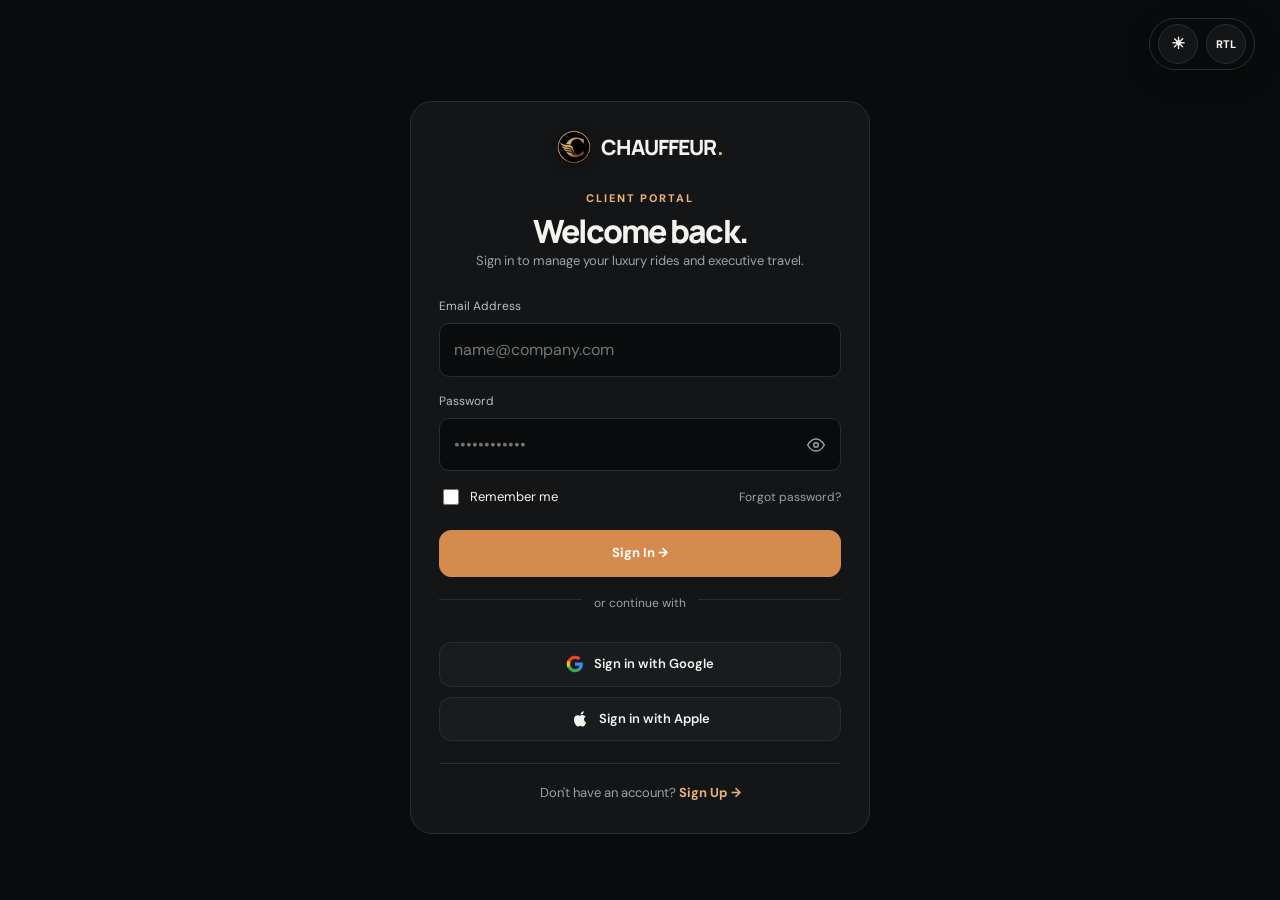
<file: login.html>
<!doctype html>
<html lang="en">
<head>
  <meta charset="utf-8">
  <meta name="viewport" content="width=device-width,initial-scale=1">
  <meta name="description" content="Client & Corporate Portal Sign In for Chauffeur Mobility.">
  <title>Client Sign In · Chauffeur.</title>
  <link rel="icon" type="image/png" href="favicon.png">
  <link rel="stylesheet" href="style.css">
</head>
<body>
  <!-- FIXED TOP RIGHT CORNER CONTROLS (ALWAYS VISIBLE) -->
  <div class="auth-top-corner">
    <button class="theme-toggle" type="button" aria-label="Switch theme">☀</button>
    <button class="dir-toggle" type="button" aria-label="Switch text direction">RTL</button>
  </div>

  <main style="min-height:100vh;display:grid;place-items:center;padding:75px 20px 40px">
    <div class="form-card reveal" style="width:min(460px,100%)">
      
      <!-- LOGO CENTERED ON FORM -->
      <div class="auth-logo-center">
        <a class="brand" href="index.html">
          <img src="favicon.png" alt="CHAUFFEUR." class="brand-favicon">
          <span class="brand-text">CHAUFFEUR<span class="dot">.</span></span>
        </a>
      </div>

      <div style="text-align:center;margin-bottom:25px">
        <span class="eyebrow">Client Portal</span>
        <h1 class="display" style="font-size:32px;margin:6px 0 0">Welcome back.</h1>
        <p class="muted" style="font-size:13px;margin:4px 0 0">Sign in to manage your luxury rides and executive travel.</p>
      </div>

      <!-- SIGN IN FORM (REDIRECTS TO HOME PAGE ON SUBMIT) -->
      <form id="auth-signin-form" data-redirect="index.html">
        <div class="field">
          <label for="login-email">Email Address</label>
          <input required type="email" id="login-email" placeholder="name@company.com" autocomplete="email">
        </div>
        
        <div class="field" style="margin-top:15px">
          <label for="login-pass">Password</label>
          <div class="password-wrapper">
            <input required type="password" id="login-pass" placeholder="••••••••••••" autocomplete="current-password">
            <button type="button" class="pass-toggle-btn" aria-label="Toggle password visibility">
              <svg viewBox="0 0 24 24"><path d="M1 12s4-8 11-8 11 8 11 8-4 8-11 8-11-8-11-8z"/><circle cx="12" cy="12" r="3"/></svg>
            </button>
          </div>
        </div>

        <!-- REMEMBER ME & FORGOT PASSWORD BOTH PRESENT -->
        <div class="form-options">
          <label class="checkbox-field">
            <input type="checkbox" id="remember-me">
            <span>Remember me</span>
          </label>
          <a href="#" class="muted forgot-link" style="font-size:12px" data-demo-action="Password reset link sent to your email address.">Forgot password?</a>
        </div>

        <button class="btn primary" style="margin-top:22px;width:100%" type="submit">Sign In →</button>
      </form>

      <div style="text-align:center;margin:22px 0 16px;position:relative">
        <hr style="border:0;border-top:1px solid var(--line);margin:0">
        <span style="position:relative;top:-11px;background:var(--panel);padding:0 12px;color:var(--muted);font-size:12px">or continue with</span>
      </div>

      <!-- GOOGLE AND APPLE SIGN IN BUTTONS -->
      <div style="display:grid;gap:10px">
        <button class="btn-social btn-social-google" type="button" data-auth-social="Google">
          <svg viewBox="0 0 24 24" width="18" height="18"><path fill="#4285F4" d="M22.56 12.25c0-.78-.07-1.53-.2-2.25H12v4.26h5.92c-.26 1.37-1.04 2.53-2.21 3.31v2.77h3.57c2.08-1.92 3.28-4.74 3.28-8.09z"/><path fill="#34A853" d="M12 23c2.97 0 5.46-.98 7.28-2.66l-3.57-2.77c-.98.66-2.23 1.06-3.71 1.06-2.86 0-5.29-1.93-6.16-4.53H2.18v2.84C3.99 20.53 7.7 23 12 23z"/><path fill="#FBBC05" d="M5.84 14.09c-.22-.66-.35-1.36-.35-2.09s.13-1.43.35-2.09V7.06H2.18C1.43 8.55 1 10.22 1 12s.43 3.45 1.18 4.94l2.85-2.22.81-.63z"/><path fill="#EA4335" d="M12 5.38c1.62 0 3.06.56 4.21 1.64l3.15-3.15C17.45 2.09 14.97 1 12 1 7.7 1 3.99 3.47 2.18 7.06l3.66 2.84c.87-2.6 3.3-4.52 6.16-4.52z"/></svg>
          Sign in with Google
        </button>
        <button class="btn-social btn-social-apple" type="button" data-auth-social="Apple">
          <svg viewBox="0 0 24 24" width="18" height="18" fill="currentColor"><path d="M18.71 19.5c-.83 1.24-1.71 2.45-3.05 2.47-1.34.03-1.77-.79-3.29-.79-1.53 0-2 .77-3.27.82-1.31.05-2.3-1.32-3.14-2.53C4.25 17 2.94 12.45 4.7 9.39c.87-1.52 2.43-2.48 4.12-2.51 1.28-.02 2.5.87 3.29.87.78 0 2.26-1.07 3.81-.91.65.03 2.47.26 3.64 1.98-.09.06-2.17 1.28-2.15 3.81.03 3.02 2.65 4.03 2.68 4.04-.03.07-.42 1.44-1.38 2.83M15.97 4.54c.66-.8 1.12-1.92.99-3.04-1 .04-2.17.67-2.88 1.5-.63.73-1.18 1.88-1.03 3 .01 0 .04.01.07.01 1.08 0 2.19-.67 2.85-1.47z"/></svg>
          Sign in with Apple
        </button>
      </div>

      <div style="margin-top:22px;padding-top:15px;border-top:1px solid var(--line);text-align:center">
        <span class="muted" style="font-size:13px">Don't have an account? </span>
        <a href="signup.html" style="color:var(--accent2);font-weight:700;font-size:13px">Sign Up →</a>
      </div>
    </div>
  </main>

  <div class="toast"></div>
  <script src="script.js"></script>
</body>
</html>
</file>
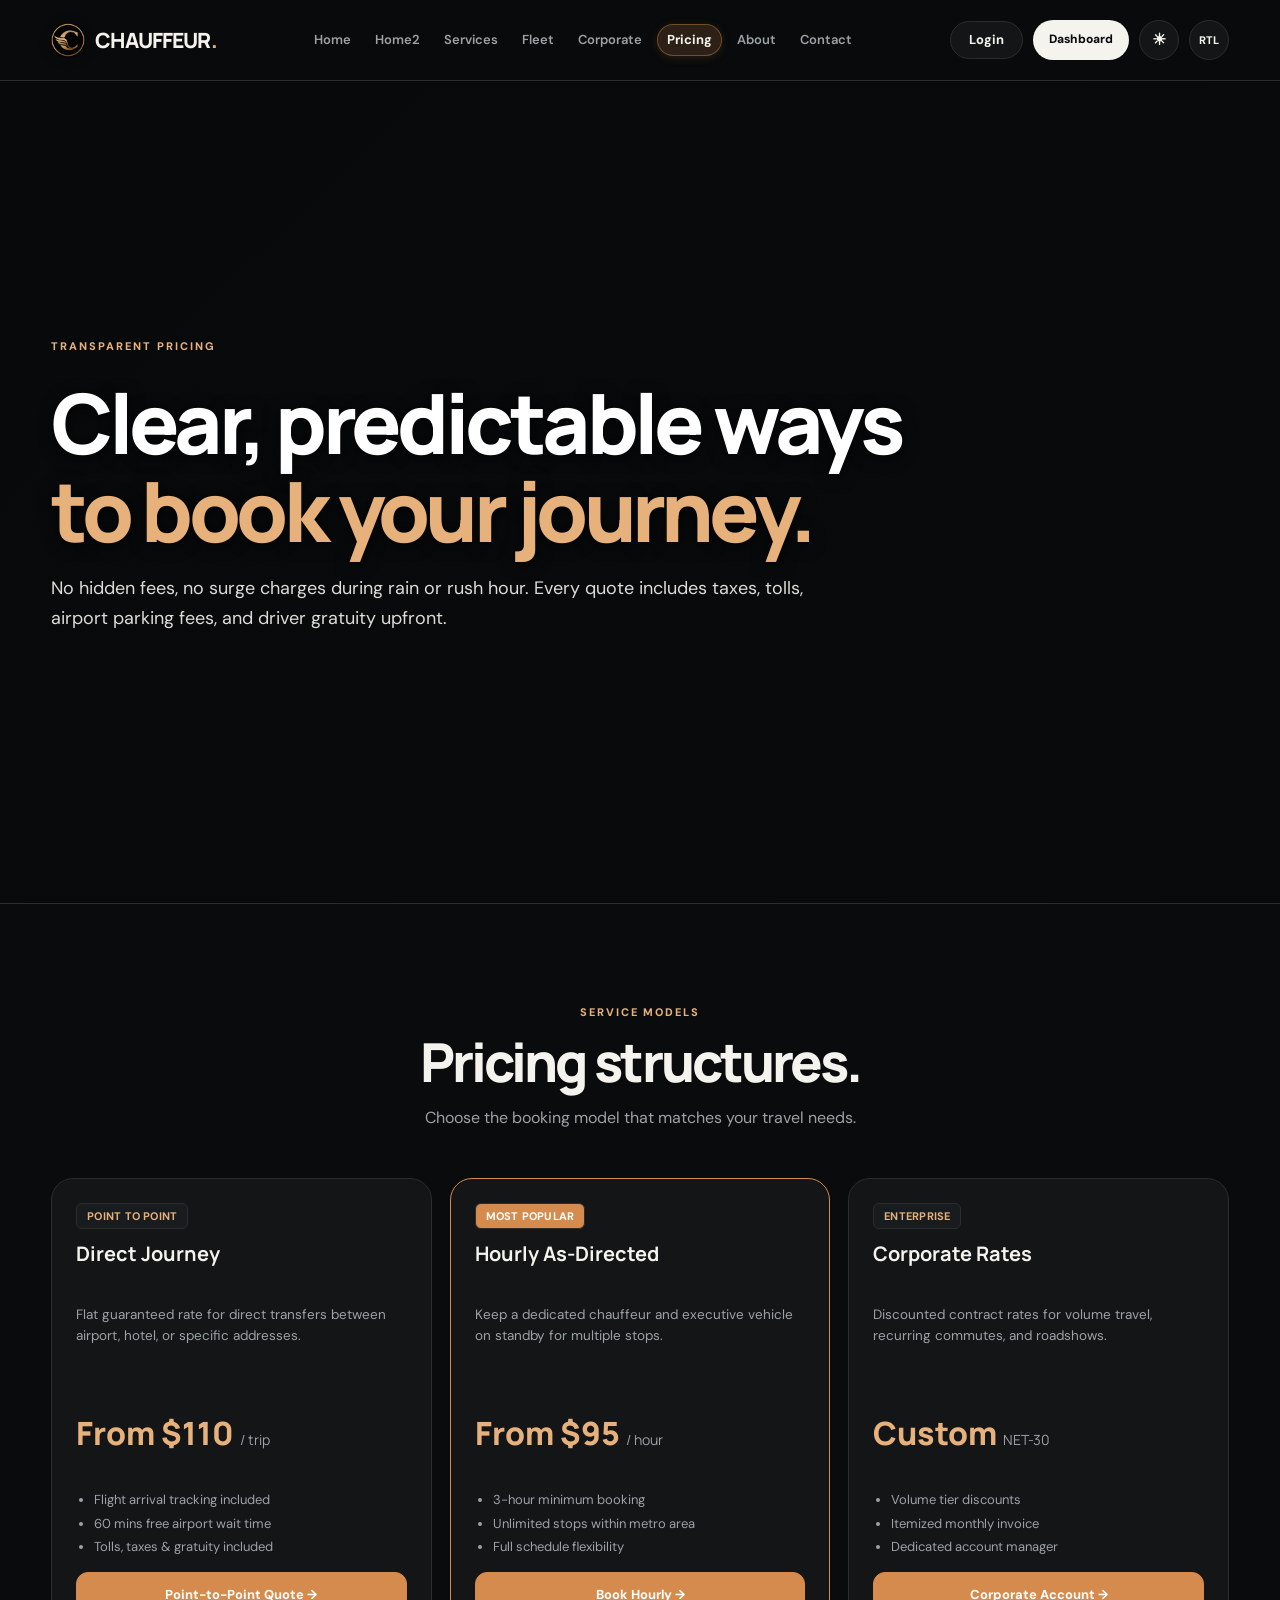
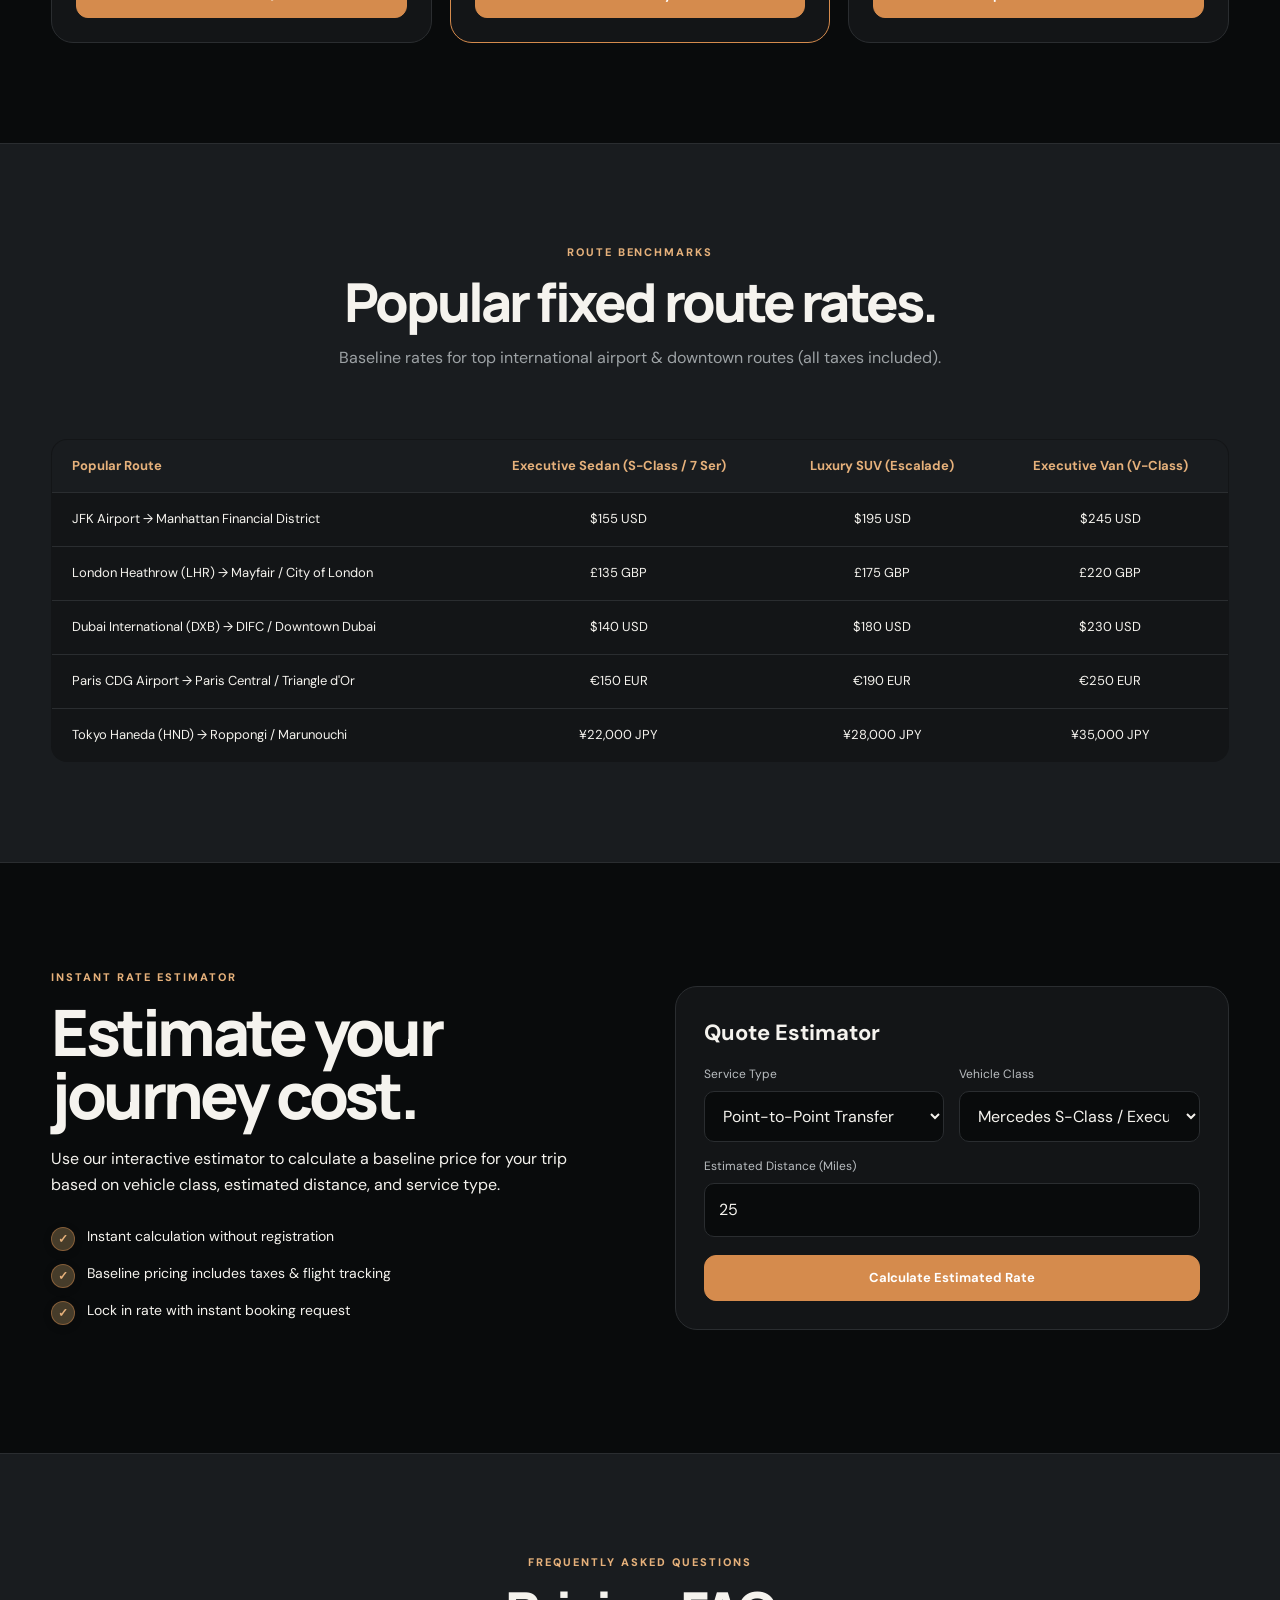
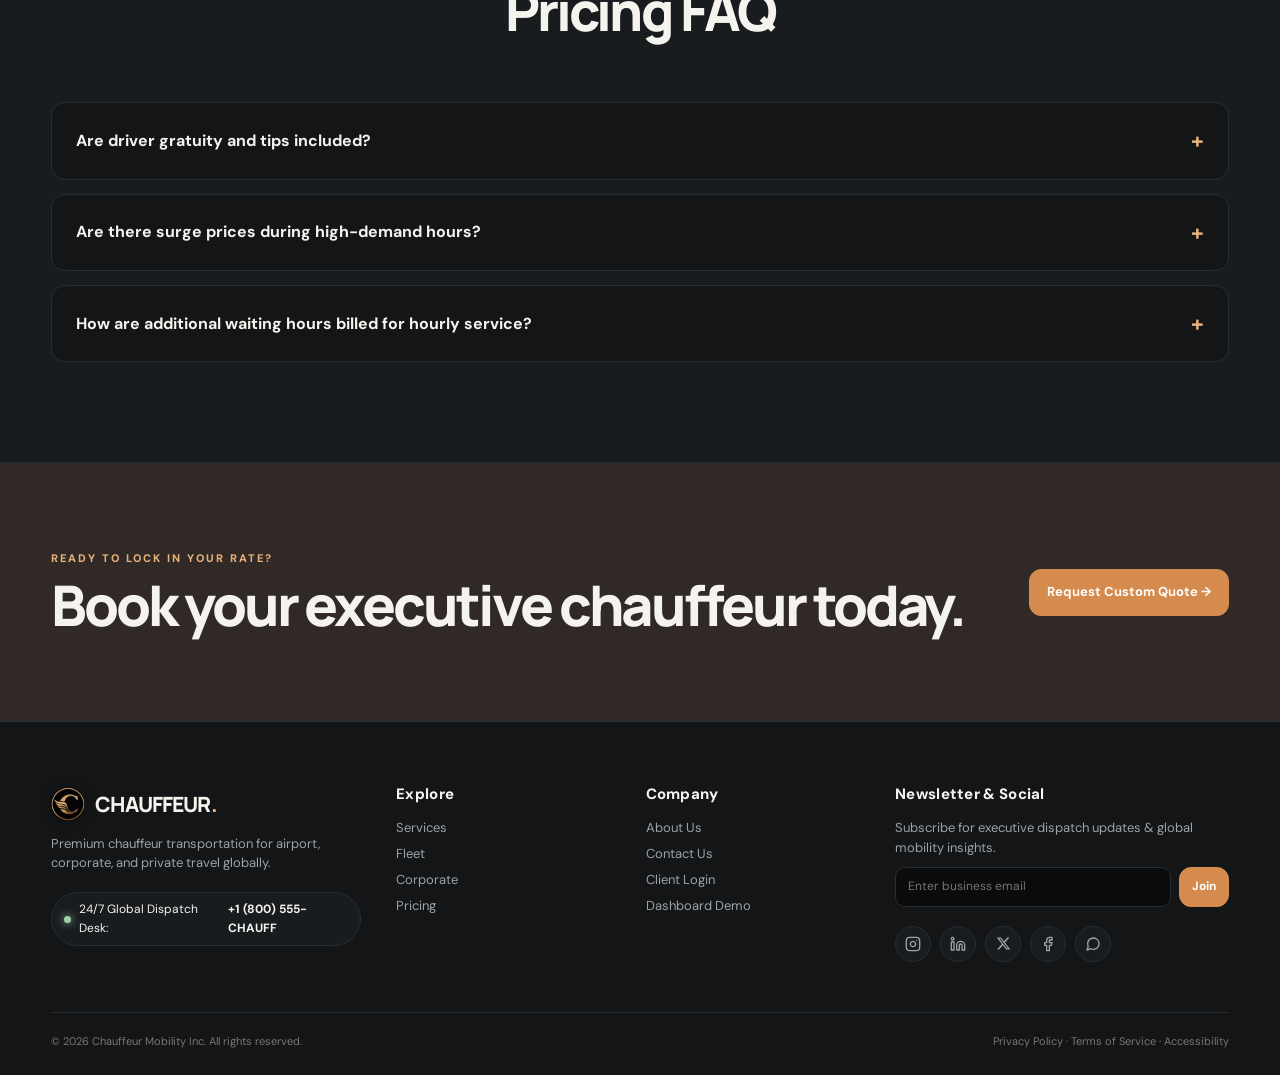
<file: pricing.html>
<!doctype html>
<html lang="en">
<head>
  <meta charset="utf-8">
  <meta name="viewport" content="width=device-width,initial-scale=1">
  <meta name="description" content="Transparent pricing and instant quote estimator for executive chauffeur travel.">
  <title>Pricing & Rates · Chauffeur.</title>
  <link rel="icon" type="image/png" href="favicon.png">
  <link rel="stylesheet" href="style.css">
</head>
<body>
  <header class="header">
    <div class="container nav">
      <a class="brand" href="index.html">
        <img src="favicon.png" alt="CHAUFFEUR." class="brand-favicon">
        <span class="brand-text">CHAUFFEUR<span class="dot">.</span></span>
      </a>
      <nav class="navlinks">
        <a href="index.html">Home</a>
        <a href="home2.html">Home2</a>
        <a href="services.html">Services</a>
        <a href="fleet.html">Fleet</a>
        <a href="corporate.html">Corporate</a>
        <a class="active" href="pricing.html">Pricing</a>
        <a href="about.html">About</a>
        <a href="contact.html">Contact</a>
        <div class="mobile-nav-actions">
          <a class="login-link" href="login.html">Login</a>
          <a class="dashboard-head-btn" href="dashboard.html">Dashboard</a>
        </div>
      </nav>
      <div class="nav-actions">
        <a class="login-link" href="login.html">Login</a>
        <a class="dashboard-head-btn" href="dashboard.html">Dashboard</a>
        <button class="theme-toggle" type="button" aria-label="Switch theme">☀</button>
        <button class="dir-toggle" type="button" aria-label="Switch text direction">RTL</button>
        <button class="menu" aria-label="Open menu">☰</button>
      </div>
    </div>
  </header>

  <main>
    <!-- HERO SECTION -->
    <section class="page-hero page-hero-pricing">
      <div class="container reveal">
        <span class="eyebrow">Transparent Pricing</span>
        <h1 class="display">Clear, predictable ways<br><span style="color:var(--accent2)">to book your journey.</span></h1>
        <p>No hidden fees, no surge charges during rain or rush hour. Every quote includes taxes, tolls, airport parking fees, and driver gratuity upfront.</p>
      </div>
    </section>

    <!-- PRICING TIERS GRID -->
    <section class="section">
      <div class="container">
        <div class="section-head reveal">
          <div>
            <span class="eyebrow">Service Models</span>
            <h2 class="display">Pricing structures.</h2>
          </div>
          <p>Choose the booking model that matches your travel needs.</p>
        </div>
        <div class="grid3">
          <div class="card card-body reveal">
            <span class="badge">Point to Point</span>
            <h3>Direct Journey</h3>
            <p>Flat guaranteed rate for direct transfers between airport, hotel, or specific addresses.</p>
            <div style="font:800 32px Manrope;margin:20px 0;color:var(--accent2)">From $110 <span style="font-size:14px;color:var(--muted);font-weight:400">/ trip</span></div>
            <ul style="padding-left:18px;color:var(--muted);font-size:13px;line-height:1.8">
              <li>Flight arrival tracking included</li>
              <li>60 mins free airport wait time</li>
              <li>Tolls, taxes & gratuity included</li>
            </ul>
            <button class="btn primary open-book" style="width:100%;margin-top:15px">Point-to-Point Quote →</button>
          </div>

          <div class="card card-body reveal" style="border-color:var(--accent)">
            <span class="badge" style="background:var(--accent);color:#fff">Most Popular</span>
            <h3>Hourly As-Directed</h3>
            <p>Keep a dedicated chauffeur and executive vehicle on standby for multiple stops.</p>
            <div style="font:800 32px Manrope;margin:20px 0;color:var(--accent2)">From $95 <span style="font-size:14px;color:var(--muted);font-weight:400">/ hour</span></div>
            <ul style="padding-left:18px;color:var(--muted);font-size:13px;line-height:1.8">
              <li>3-hour minimum booking</li>
              <li>Unlimited stops within metro area</li>
              <li>Full schedule flexibility</li>
            </ul>
            <button class="btn primary open-book" style="width:100%;margin-top:15px">Book Hourly →</button>
          </div>

          <div class="card card-body reveal">
            <span class="badge">Enterprise</span>
            <h3>Corporate Rates</h3>
            <p>Discounted contract rates for volume travel, recurring commutes, and roadshows.</p>
            <div style="font:800 32px Manrope;margin:20px 0;color:var(--accent2)">Custom <span style="font-size:14px;color:var(--muted);font-weight:400">NET-30</span></div>
            <ul style="padding-left:18px;color:var(--muted);font-size:13px;line-height:1.8">
              <li>Volume tier discounts</li>
              <li>Itemized monthly invoice</li>
              <li>Dedicated account manager</li>
            </ul>
            <a class="btn primary" style="width:100%;margin-top:15px;text-align:center" href="corporate.html">Corporate Account →</a>
          </div>
        </div>
      </div>
    </section>

    <!-- SAMPLE POPULAR ROUTES RATE TABLE -->
    <section class="section section-alt">
      <div class="container">
        <div class="section-head reveal">
          <div>
            <span class="eyebrow">Route Benchmarks</span>
            <h2 class="display">Popular fixed route rates.</h2>
          </div>
          <p>Baseline rates for top international airport & downtown routes (all taxes included).</p>
        </div>
        <div style="overflow-x:auto" class="reveal">
          <table class="matrix-table">
            <thead>
              <tr>
                <th>Popular Route</th>
                <th>Executive Sedan (S-Class / 7 Ser)</th>
                <th>Luxury SUV (Escalade)</th>
                <th>Executive Van (V-Class)</th>
              </tr>
            </thead>
            <tbody>
              <tr>
                <td>JFK Airport → Manhattan Financial District</td>
                <td>$155 USD</td>
                <td>$195 USD</td>
                <td>$245 USD</td>
              </tr>
              <tr>
                <td>London Heathrow (LHR) → Mayfair / City of London</td>
                <td>£135 GBP</td>
                <td>£175 GBP</td>
                <td>£220 GBP</td>
              </tr>
              <tr>
                <td>Dubai International (DXB) → DIFC / Downtown Dubai</td>
                <td>$140 USD</td>
                <td>$180 USD</td>
                <td>$230 USD</td>
              </tr>
              <tr>
                <td>Paris CDG Airport → Paris Central / Triangle d'Or</td>
                <td>€150 EUR</td>
                <td>€190 EUR</td>
                <td>€250 EUR</td>
              </tr>
              <tr>
                <td>Tokyo Haneda (HND) → Roppongi / Marunouchi</td>
                <td>¥22,000 JPY</td>
                <td>¥28,000 JPY</td>
                <td>¥35,000 JPY</td>
              </tr>
            </tbody>
          </table>
        </div>
      </div>
    </section>

    <!-- INTERACTIVE RATE ESTIMATOR WIDGET -->
    <section class="section">
      <div class="container split">
        <div class="copy reveal">
          <span class="eyebrow">Instant Rate Estimator</span>
          <h2 class="display">Estimate your journey cost.</h2>
          <p>Use our interactive estimator to calculate a baseline price for your trip based on vehicle class, estimated distance, and service type.</p>
          <div class="checks">
            <div class="check"><b>✓</b> Instant calculation without registration</div>
            <div class="check"><b>✓</b> Baseline pricing includes taxes & flight tracking</div>
            <div class="check"><b>✓</b> Lock in rate with instant booking request</div>
          </div>
        </div>

        <div class="form-card reveal">
          <h3 style="font-size:22px;margin:0 0 15px">Quote Estimator</h3>
          <form id="rate-estimator-form">
            <div class="form-grid">
              <div class="field">
                <label>Service Type</label>
                <select id="calc-service">
                  <option value="point">Point-to-Point Transfer</option>
                  <option value="hourly">Hourly As-Directed (3 hr min)</option>
                </select>
              </div>
              <div class="field">
                <label>Vehicle Class</label>
                <select id="calc-vehicle">
                  <option value="Sedan">Mercedes S-Class / Executive Sedan</option>
                  <option value="SUV">Cadillac Escalade / Luxury SUV</option>
                  <option value="Van">Mercedes V-Class / Executive Van</option>
                  <option value="Maybach">Maybach S680 / First Class Ultra</option>
                </select>
              </div>
              <div class="field full">
                <label>Estimated Distance (Miles)</label>
                <input type="number" id="calc-distance" value="25" min="1" max="500">
              </div>
            </div>
            <button class="btn primary" id="calc-rate-btn" style="margin-top:18px;width:100%" type="button">Calculate Estimated Rate</button>
            <div id="calc-result"></div>
          </form>
        </div>
      </div>
    </section>

    <!-- PRICING FAQ -->
    <section class="section section-alt">
      <div class="container">
        <div class="section-head reveal">
          <div>
            <span class="eyebrow">Frequently Asked Questions</span>
            <h2 class="display">Pricing FAQ</h2>
          </div>
        </div>
        <div class="faq-list reveal">
          <div class="faq-item">
            <div class="faq-question">Are driver gratuity and tips included?</div>
            <div class="faq-answer">Yes, standard service gratuity is included in your upfront quote. Additional tipping is purely optional at your discretion.</div>
          </div>
          <div class="faq-item">
            <div class="faq-question">Are there surge prices during high-demand hours?</div>
            <div class="faq-answer">No. Unlike ride-hailing apps, Chauffeur strictly operates on fixed, transparent pricing regardless of weather, rush hour, or special events.</div>
          </div>
          <div class="faq-item">
            <div class="faq-question">How are additional waiting hours billed for hourly service?</div>
            <div class="faq-answer">Hourly service is billed in 30-minute increments beyond your initial booked duration at your agreed hourly rate.</div>
          </div>
        </div>
      </div>
    </section>

    <!-- CTA BANNER -->
    <section class="cta">
      <div class="container cta-box">
        <div>
          <span class="eyebrow">Ready to lock in your rate?</span>
          <h2 class="display">Book your executive chauffeur today.</h2>
        </div>
        <button class="btn primary open-book">Request Custom Quote →</button>
      </div>
    </section>
  </main>

  <footer class="footer">
    <div class="container footer-grid">
      <div>
        <a class="brand" href="index.html">
          <img src="favicon.png" alt="CHAUFFEUR." class="brand-favicon">
          <span class="brand-text">CHAUFFEUR<span class="dot">.</span></span>
        </a>
        <p>Premium chauffeur transportation for airport, corporate, and private travel globally.</p>
        <div class="footer-contact-chip">
          <span class="pulse-dot"></span> 24/7 Global Dispatch Desk: <strong>+1 (800) 555-CHAUFF</strong>
        </div>
      </div>
      <div>
        <h4>Explore</h4>
        <a href="services.html">Services</a>
        <a href="fleet.html">Fleet</a>
        <a href="corporate.html">Corporate</a>
        <a href="pricing.html">Pricing</a>
      </div>
      <div>
        <h4>Company</h4>
        <a href="about.html">About Us</a>
        <a href="contact.html">Contact Us</a>
        <a href="login.html">Client Login</a>
        <a href="dashboard.html">Dashboard Demo</a>
      </div>
      <div>
        <h4>Newsletter & Social</h4>
        <p>Subscribe for executive dispatch updates & global mobility insights.</p>
        <div class="newsletter">
          <input type="email" placeholder="Enter business email" required>
          <button class="btn small primary" data-demo-action="Thanks — you are subscribed to updates.">Join</button>
        </div>
        <div class="socials" style="margin-top:14px">
          <a href="#" aria-label="Instagram" title="Instagram">
            <svg viewBox="0 0 24 24" width="16" height="16" fill="none" stroke="currentColor" stroke-width="2" stroke-linecap="round" stroke-linejoin="round"><rect x="2" y="2" width="20" height="20" rx="5" ry="5"></rect><path d="M16 11.37A4 4 0 1 1 12.63 8 4 4 0 0 1 16 11.37z"></path><line x1="17.5" y1="6.5" x2="17.51" y2="6.5"></line></svg>
          </a>
          <a href="#" aria-label="LinkedIn" title="LinkedIn">
            <svg viewBox="0 0 24 24" width="16" height="16" fill="none" stroke="currentColor" stroke-width="2" stroke-linecap="round" stroke-linejoin="round"><path d="M16 8a6 6 0 0 1 6 6v7h-4v-7a2 2 0 0 0-2-2 2 2 0 0 0-2 2v7h-4v-7a6 6 0 0 1 6-6z"></path><rect x="2" y="9" width="4" height="12"></rect><circle cx="4" cy="4" r="2"></circle></svg>
          </a>
          <a href="#" aria-label="X (Twitter)" title="X (Twitter)">
            <svg viewBox="0 0 24 24" width="15" height="15" fill="currentColor"><path d="M18.244 2.25h3.308l-7.227 8.26 8.502 11.24H16.17l-5.214-6.817L4.99 21.75H1.68l7.73-8.835L1.254 2.25H8.08l4.713 6.231zm-1.161 17.52h1.833L7.084 4.126H5.117z"/></svg>
          </a>
          <a href="#" aria-label="Facebook" title="Facebook">
            <svg viewBox="0 0 24 24" width="16" height="16" fill="none" stroke="currentColor" stroke-width="2" stroke-linecap="round" stroke-linejoin="round"><path d="M18 2h-3a5 5 0 0 0-5 5v3H7v4h3v8h4v-8h3l1-4h-4V7a1 1 0 0 1 1-1h3z"></path></svg>
          </a>
          <a href="#" aria-label="WhatsApp" title="WhatsApp">
            <svg viewBox="0 0 24 24" width="16" height="16" fill="none" stroke="currentColor" stroke-width="2" stroke-linecap="round" stroke-linejoin="round"><path d="M21 11.5a8.38 8.38 0 0 1-.9 3.8 8.5 8.5 0 0 1-7.6 4.7 8.38 8.38 0 0 1-3.8-.9L3 21l1.9-5.7a8.38 8.38 0 0 1-.9-3.8 8.5 8.5 0 0 1 4.7-7.6 8.38 8.38 0 0 1 3.8-.9h.5a8.48 8.48 0 0 1 8 8v.5z"></path></svg>
          </a>
        </div>
      </div>
    </div>
    <div class="container footer-bottom">
      <span>© <span data-year></span> Chauffeur Mobility Inc. All rights reserved.</span>
      <span>Privacy Policy · Terms of Service · Accessibility</span>
    </div>
  </footer>

  <button class="backtop" aria-label="Back to top">↑</button>
  <div class="mobile-cta"><button class="btn primary open-book">Book a Ride</button></div>

  <div class="modal">
    <div class="modal-box">
      <button class="modal-close" aria-label="Close modal">×</button>
      <span class="eyebrow">Reservation request</span>
      <h2 class="display" style="font-size:36px;margin:10px 0 20px">Book your journey.</h2>
      <form data-demo data-message="Booking request received. We’ll confirm availability shortly.">
        <div class="form-grid">
          <div class="field"><label>Pickup</label><input required placeholder="Airport, hotel or address"></div>
          <div class="field"><label>Destination</label><input required placeholder="Where are you going?"></div>
          <div class="field"><label>Date</label><input required type="date"></div>
          <div class="field"><label>Time</label><input required type="time"></div>
          <div class="field"><label>Passengers</label><select><option>1–2</option><option>3–4</option><option>5–7</option></select></div>
          <div class="field"><label>Vehicle</label><select><option>S-Class</option><option>BMW 7 Series</option><option>Luxury SUV</option><option>Executive Van</option></select></div>
          <div class="field full"><label>Notes</label><textarea placeholder="Flight number, child seat, luggage or special request"></textarea></div>
        </div>
        <button class="btn primary" style="margin-top:18px;width:100%" type="submit">Request Chauffeur</button>
      </form>
    </div>
  </div>

  <div class="toast"></div>
  <script src="script.js"></script>
</body>
</html>
</file>
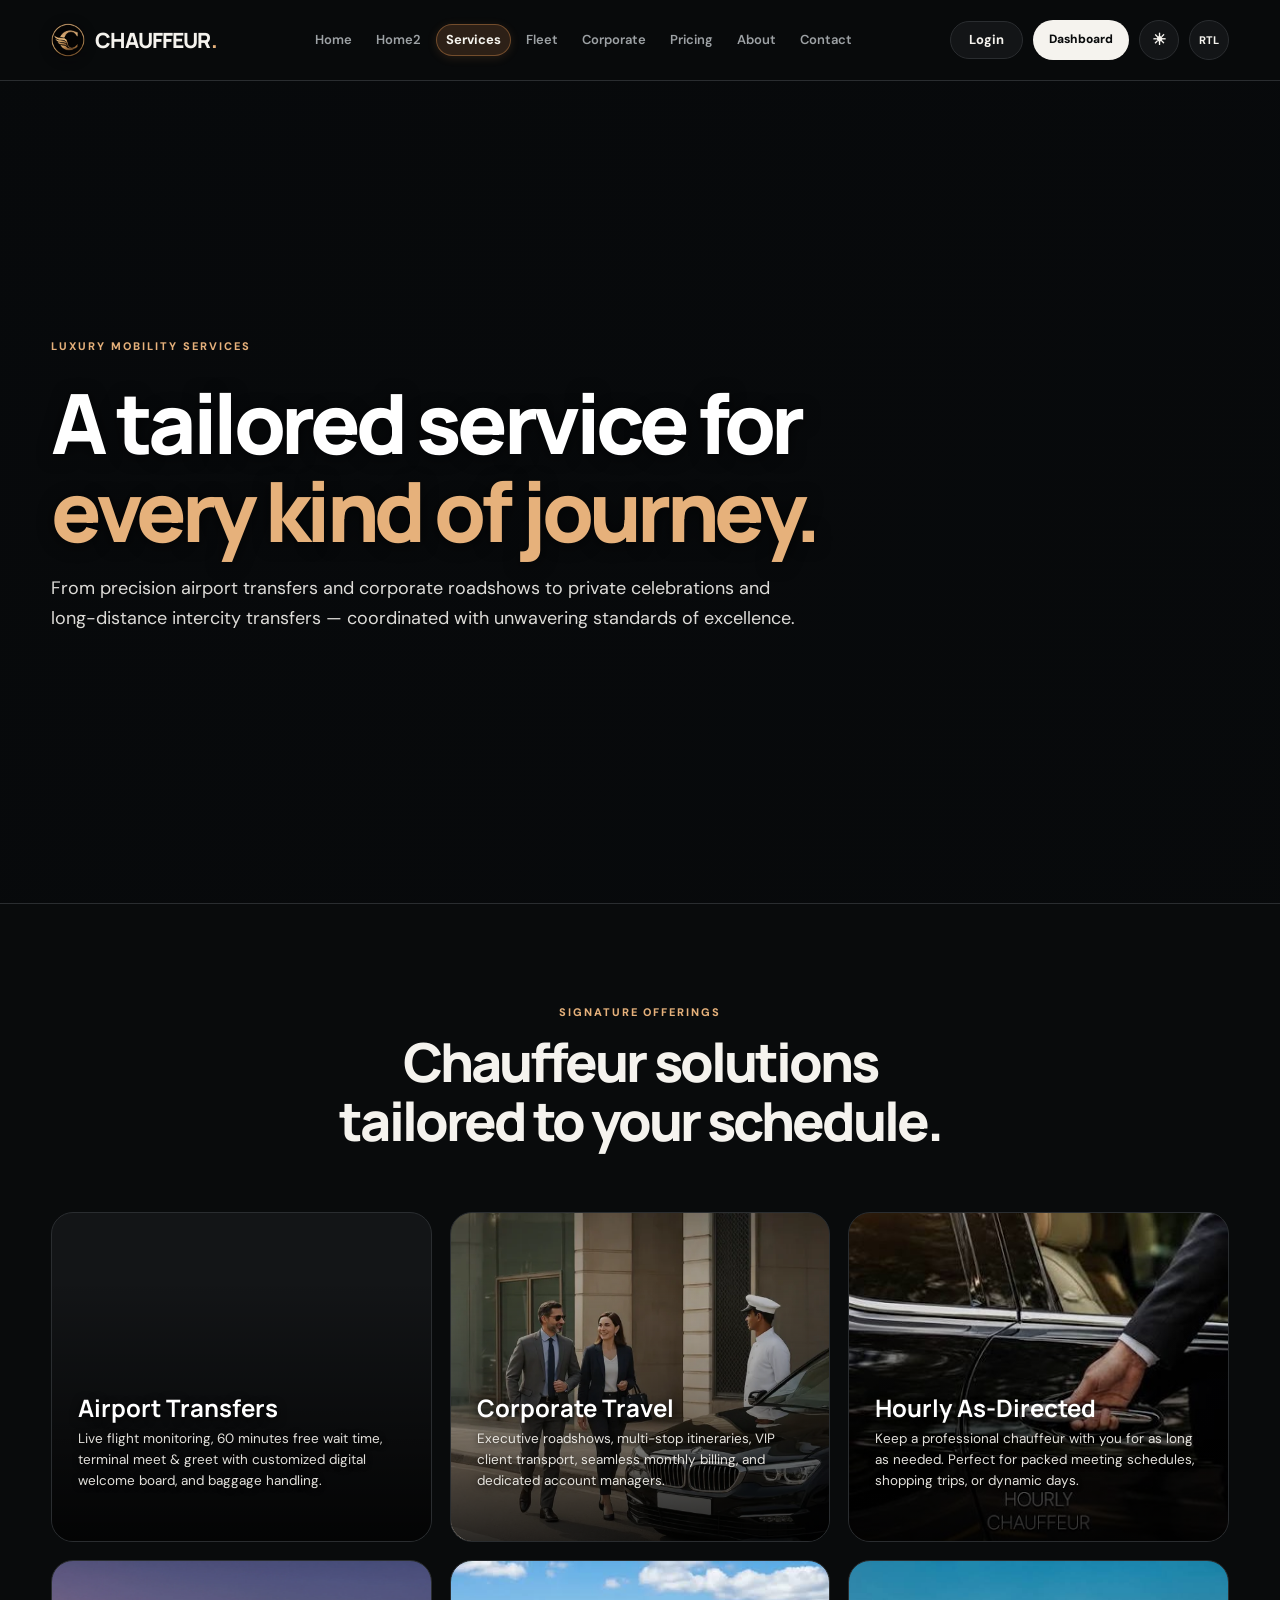
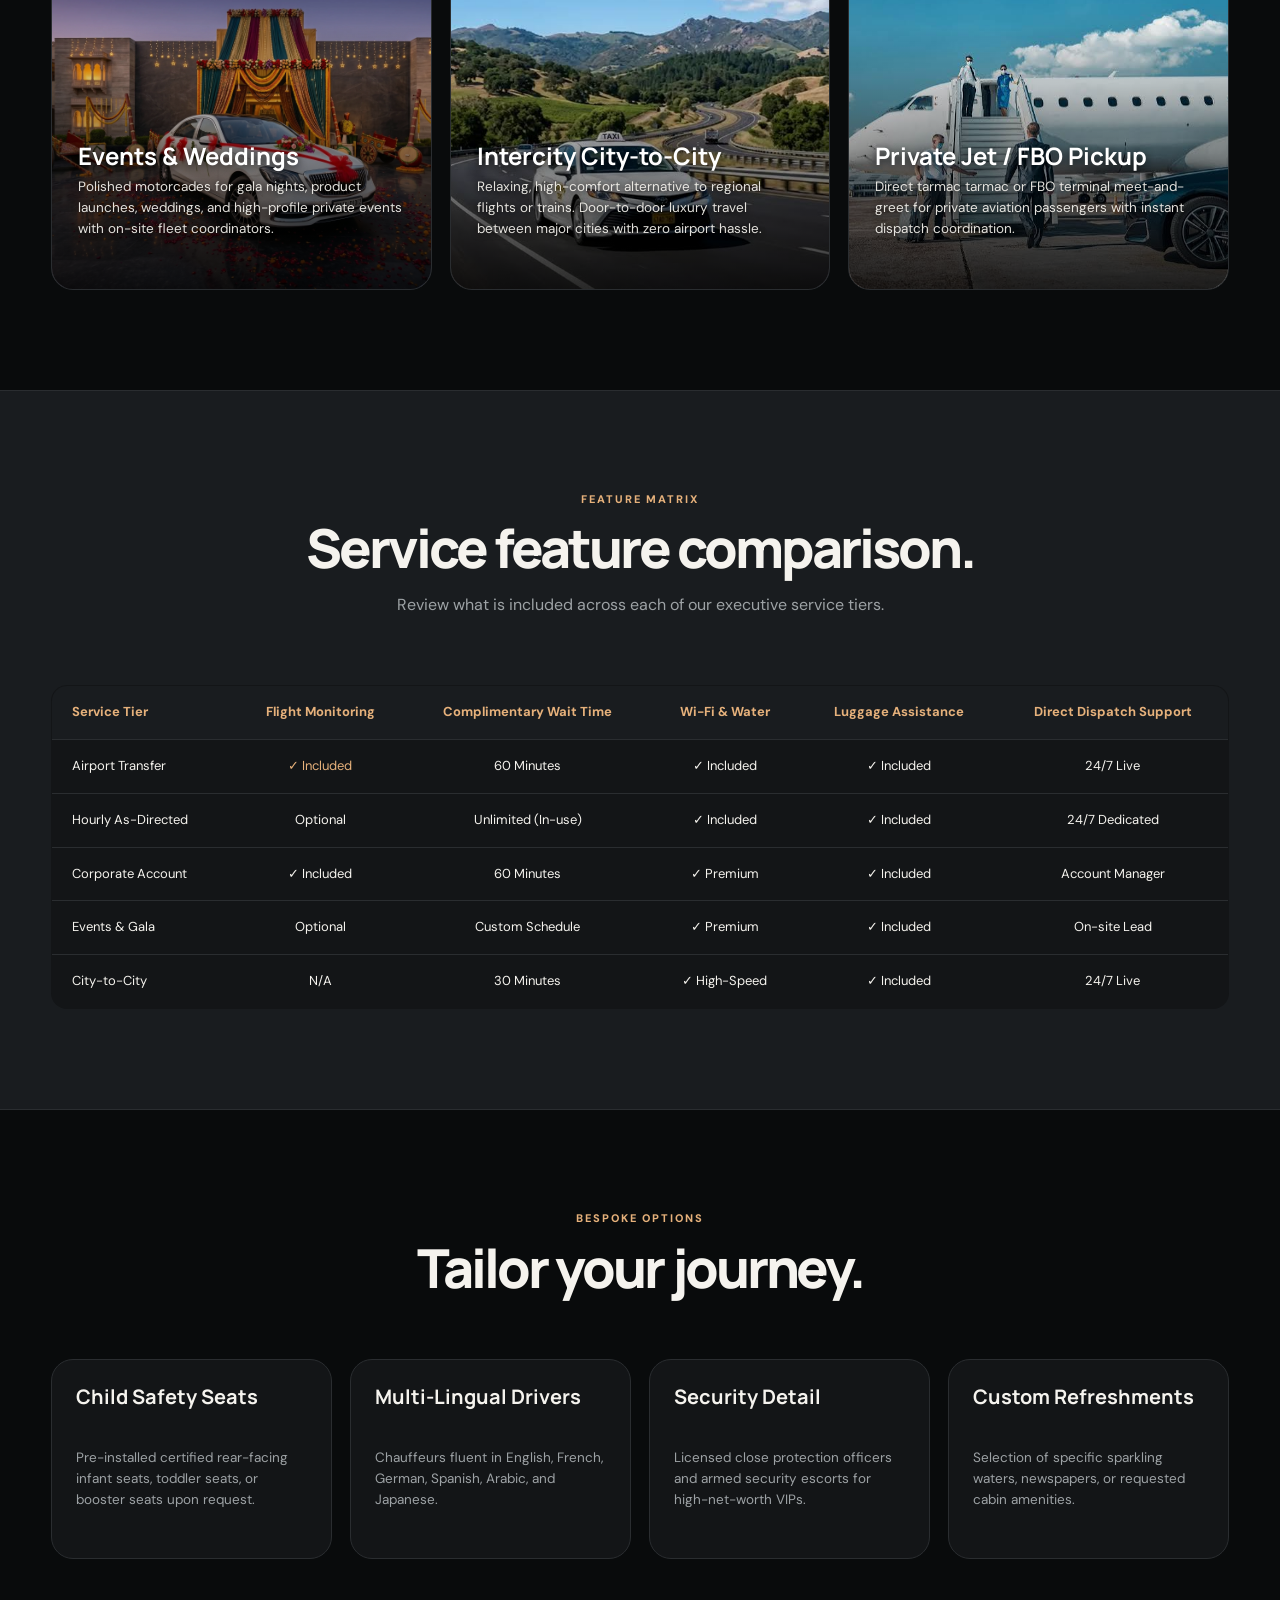
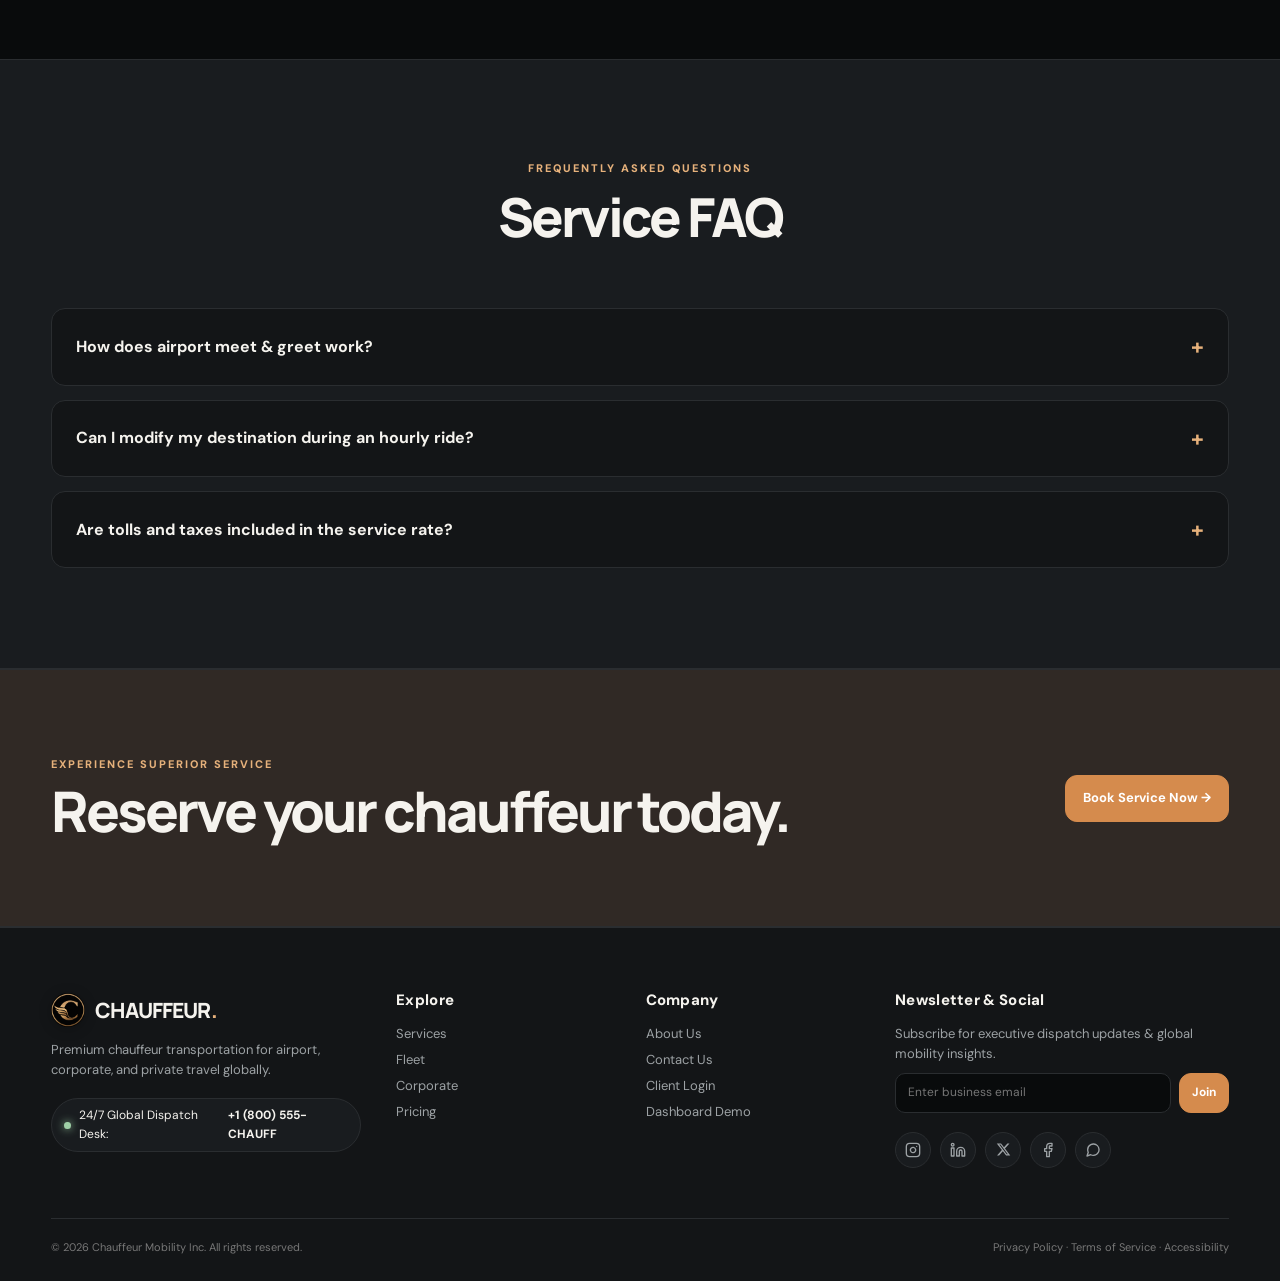
<file: services.html>
<!doctype html>
<html lang="en">

<head>
  <meta charset="utf-8">
  <meta name="viewport" content="width=device-width,initial-scale=1">
  <meta name="description"
    content="Chauffeur Services - Airport transfers, corporate travel, hourly chauffeur, events, and long-distance transfers.">
  <title>Services · Chauffeur.</title>
  <link rel="icon" type="image/png" href="favicon.png">
  <link rel="stylesheet" href="style.css">
</head>

<body>
  <header class="header">
    <div class="container nav">
      <a class="brand" href="index.html">
        <img src="favicon.png" alt="CHAUFFEUR." class="brand-favicon">
        <span class="brand-text">CHAUFFEUR<span class="dot">.</span></span>
      </a>
      <nav class="navlinks">
        <a href="index.html">Home</a>
        <a href="home2.html">Home2</a>
        <a class="active" href="services.html">Services</a>
        <a href="fleet.html">Fleet</a>
        <a href="corporate.html">Corporate</a>
        <a href="pricing.html">Pricing</a>
        <a href="about.html">About</a>
        <a href="contact.html">Contact</a>
        <div class="mobile-nav-actions">
          <a class="login-link" href="login.html">Login</a>
          <a class="dashboard-head-btn" href="dashboard.html">Dashboard</a>
        </div>
      </nav>
      <div class="nav-actions">
        <a class="login-link" href="login.html">Login</a>
        <a class="dashboard-head-btn" href="dashboard.html">Dashboard</a>
        <button class="theme-toggle" type="button" aria-label="Switch theme">☀</button>
        <button class="dir-toggle" type="button" aria-label="Switch text direction">RTL</button>
        <button class="menu" aria-label="Open menu">☰</button>
      </div>
    </div>
  </header>

  <main>
    <!-- HERO SECTION -->
    <section class="page-hero page-hero-services">
      <div class="container reveal">
        <span class="eyebrow">Luxury Mobility Services</span>
        <h1 class="display">A tailored service for<br><span style="color:var(--accent2)">every kind of journey.</span>
        </h1>
        <p>From precision airport transfers and corporate roadshows to private celebrations and long-distance intercity
          transfers — coordinated with unwavering standards of excellence.</p>
      </div>
    </section>

    <!-- CORE SERVICES DETAILED CARDS -->
    <section class="section">
      <div class="container">
        <div class="section-head reveal">
          <div>
            <span class="eyebrow">Signature Offerings</span>
            <h2 class="display">Chauffeur solutions tailored to your schedule.</h2>
          </div>
        </div>
        <div class="grid3">
          <div class="card service-card reveal"
            style="background-image:url(https://images.unsplash.com/photo-1436491865332-7a61a109cc05?auto=format&fit=crop&w=1200&q=85)">
            <span class="number">01</span>
            <h3>Airport Transfers</h3>
            <p>Live flight monitoring, 60 minutes free wait time, terminal meet & greet with customized digital welcome
              board, and baggage handling.</p>
          </div>
          <div class="card service-card reveal" style="background-image:url(corp2.webp)">
            <span class="number">02</span>
            <h3>Corporate Travel</h3>
            <p>Executive roadshows, multi-stop itineraries, VIP client transport, seamless monthly billing, and
              dedicated account managers.</p>
          </div>
          <div class="card service-card reveal" style="background-image:url(hourly1.jfif)">
            <span class="number">03</span>
            <h3>Hourly As-Directed</h3>
            <p>Keep a professional chauffeur with you for as long as needed. Perfect for packed meeting schedules,
              shopping trips, or dynamic days.</p>
          </div>
          <div class="card service-card reveal" style="background-image:url(wed2.webp)">
            <span class="number">04</span>
            <h3>Events & Weddings</h3>
            <p>Polished motorcades for gala nights, product launches, weddings, and high-profile private events with
              on-site fleet coordinators.</p>
          </div>
          <div class="card service-card reveal" style="background-image:url(citytocity.jfif)">
            <span class="number">05</span>
            <h3>Intercity City-to-City</h3>
            <p>Relaxing, high-comfort alternative to regional flights or trains. Door-to-door luxury travel between
              major cities with zero airport hassle.</p>
          </div>
          <div class="card service-card reveal" style="background-image:url(Privatejet.jfif)">
            <span class="number">06</span>
            <h3>Private Jet / FBO Pickup</h3>
            <p>Direct tarmac tarmac or FBO terminal meet-and-greet for private aviation passengers with instant dispatch
              coordination.</p>
          </div>
        </div>
      </div>
    </section>

    <!-- SERVICE MATRIX TABLE -->
    <section class="section section-alt">
      <div class="container">
        <div class="section-head reveal">
          <div>
            <span class="eyebrow">Feature Matrix</span>
            <h2 class="display">Service feature comparison.</h2>
          </div>
          <p>Review what is included across each of our executive service tiers.</p>
        </div>
        <div style="overflow-x:auto" class="reveal">
          <table class="matrix-table">
            <thead>
              <tr>
                <th>Service Tier</th>
                <th>Flight Monitoring</th>
                <th>Complimentary Wait Time</th>
                <th>Wi-Fi & Water</th>
                <th>Luggage Assistance</th>
                <th>Direct Dispatch Support</th>
              </tr>
            </thead>
            <tbody>
              <tr>
                <td>Airport Transfer</td>
                <td><span style="color:var(--accent2)">✓ Included</span></td>
                <td>60 Minutes</td>
                <td>✓ Included</td>
                <td>✓ Included</td>
                <td>24/7 Live</td>
              </tr>
              <tr>
                <td>Hourly As-Directed</td>
                <td>Optional</td>
                <td>Unlimited (In-use)</td>
                <td>✓ Included</td>
                <td>✓ Included</td>
                <td>24/7 Dedicated</td>
              </tr>
              <tr>
                <td>Corporate Account</td>
                <td>✓ Included</td>
                <td>60 Minutes</td>
                <td>✓ Premium</td>
                <td>✓ Included</td>
                <td>Account Manager</td>
              </tr>
              <tr>
                <td>Events & Gala</td>
                <td>Optional</td>
                <td>Custom Schedule</td>
                <td>✓ Premium</td>
                <td>✓ Included</td>
                <td>On-site Lead</td>
              </tr>
              <tr>
                <td>City-to-City</td>
                <td>N/A</td>
                <td>30 Minutes</td>
                <td>✓ High-Speed</td>
                <td>✓ Included</td>
                <td>24/7 Live</td>
              </tr>
            </tbody>
          </table>
        </div>
      </div>
    </section>

    <!-- CUSTOM ADD-ONS & ENHANCEMENTS -->
    <section class="section">
      <div class="container">
        <div class="section-head reveal">
          <div>
            <span class="eyebrow">Bespoke Options</span>
            <h2 class="display">Tailor your journey.</h2>
          </div>
        </div>
        <div class="grid4">
          <div class="card card-body reveal">
            <span class="number">01</span>
            <h3>Child Safety Seats</h3>
            <p>Pre-installed certified rear-facing infant seats, toddler seats, or booster seats upon request.</p>
          </div>
          <div class="card card-body reveal">
            <span class="number">02</span>
            <h3>Multi-Lingual Drivers</h3>
            <p>Chauffeurs fluent in English, French, German, Spanish, Arabic, and Japanese.</p>
          </div>
          <div class="card card-body reveal">
            <span class="number">03</span>
            <h3>Security Detail</h3>
            <p>Licensed close protection officers and armed security escorts for high-net-worth VIPs.</p>
          </div>
          <div class="card card-body reveal">
            <span class="number">04</span>
            <h3>Custom Refreshments</h3>
            <p>Selection of specific sparkling waters, newspapers, or requested cabin amenities.</p>
          </div>
        </div>
      </div>
    </section>

    <!-- SERVICES FAQ ACCORDION -->
    <section class="section section-alt">
      <div class="container">
        <div class="section-head reveal">
          <div>
            <span class="eyebrow">Frequently Asked Questions</span>
            <h2 class="display">Service FAQ</h2>
          </div>
        </div>
        <div class="faq-list reveal">
          <div class="faq-item">
            <div class="faq-question">How does airport meet & greet work?</div>
            <div class="faq-answer">Your chauffeur will track your flight, arrive before landing, and greet you inside
              the terminal arrival hall holding a customized digital tablet with your name. They will assist with all
              luggage and escort you directly to your vehicle parked steps away.</div>
          </div>
          <div class="faq-item">
            <div class="faq-question">Can I modify my destination during an hourly ride?</div>
            <div class="faq-answer">Yes, with Hourly As-Directed service, you have total flexibility to inform your
              driver of new destinations or stops on the go without rebooking.</div>
          </div>
          <div class="faq-item">
            <div class="faq-question">Are tolls and taxes included in the service rate?</div>
            <div class="faq-answer">All quotes provided upfront include applicable taxes, highway tolls, and standard
              airport access fees. No unexpected extras on your final receipt.</div>
          </div>
        </div>
      </div>
    </section>

    <!-- CTA BANNER -->
    <section class="cta">
      <div class="container cta-box">
        <div>
          <span class="eyebrow">Experience Superior Service</span>
          <h2 class="display">Reserve your chauffeur today.</h2>
        </div>
        <button class="btn primary open-book">Book Service Now →</button>
      </div>
    </section>
  </main>

  <footer class="footer">
    <div class="container footer-grid">
      <div>
        <a class="brand" href="index.html">
          <img src="favicon.png" alt="CHAUFFEUR." class="brand-favicon">
          <span class="brand-text">CHAUFFEUR<span class="dot">.</span></span>
        </a>
        <p>Premium chauffeur transportation for airport, corporate, and private travel globally.</p>
        <div class="footer-contact-chip">
          <span class="pulse-dot"></span> 24/7 Global Dispatch Desk: <strong>+1 (800) 555-CHAUFF</strong>
        </div>
      </div>
      <div>
        <h4>Explore</h4>
        <a href="services.html">Services</a>
        <a href="fleet.html">Fleet</a>
        <a href="corporate.html">Corporate</a>
        <a href="pricing.html">Pricing</a>
      </div>
      <div>
        <h4>Company</h4>
        <a href="about.html">About Us</a>
        <a href="contact.html">Contact Us</a>
        <a href="login.html">Client Login</a>
        <a href="dashboard.html">Dashboard Demo</a>
      </div>
      <div>
        <h4>Newsletter & Social</h4>
        <p>Subscribe for executive dispatch updates & global mobility insights.</p>
        <div class="newsletter">
          <input type="email" placeholder="Enter business email" required>
          <button class="btn small primary" data-demo-action="Thanks — you are subscribed to updates.">Join</button>
        </div>
        <div class="socials" style="margin-top:14px">
          <a href="#" aria-label="Instagram" title="Instagram">
            <svg viewBox="0 0 24 24" width="16" height="16" fill="none" stroke="currentColor" stroke-width="2"
              stroke-linecap="round" stroke-linejoin="round">
              <rect x="2" y="2" width="20" height="20" rx="5" ry="5"></rect>
              <path d="M16 11.37A4 4 0 1 1 12.63 8 4 4 0 0 1 16 11.37z"></path>
              <line x1="17.5" y1="6.5" x2="17.51" y2="6.5"></line>
            </svg>
          </a>
          <a href="#" aria-label="LinkedIn" title="LinkedIn">
            <svg viewBox="0 0 24 24" width="16" height="16" fill="none" stroke="currentColor" stroke-width="2"
              stroke-linecap="round" stroke-linejoin="round">
              <path d="M16 8a6 6 0 0 1 6 6v7h-4v-7a2 2 0 0 0-2-2 2 2 0 0 0-2 2v7h-4v-7a6 6 0 0 1 6-6z"></path>
              <rect x="2" y="9" width="4" height="12"></rect>
              <circle cx="4" cy="4" r="2"></circle>
            </svg>
          </a>
          <a href="#" aria-label="X (Twitter)" title="X (Twitter)">
            <svg viewBox="0 0 24 24" width="15" height="15" fill="currentColor">
              <path
                d="M18.244 2.25h3.308l-7.227 8.26 8.502 11.24H16.17l-5.214-6.817L4.99 21.75H1.68l7.73-8.835L1.254 2.25H8.08l4.713 6.231zm-1.161 17.52h1.833L7.084 4.126H5.117z" />
            </svg>
          </a>
          <a href="#" aria-label="Facebook" title="Facebook">
            <svg viewBox="0 0 24 24" width="16" height="16" fill="none" stroke="currentColor" stroke-width="2"
              stroke-linecap="round" stroke-linejoin="round">
              <path d="M18 2h-3a5 5 0 0 0-5 5v3H7v4h3v8h4v-8h3l1-4h-4V7a1 1 0 0 1 1-1h3z"></path>
            </svg>
          </a>
          <a href="#" aria-label="WhatsApp" title="WhatsApp">
            <svg viewBox="0 0 24 24" width="16" height="16" fill="none" stroke="currentColor" stroke-width="2"
              stroke-linecap="round" stroke-linejoin="round">
              <path
                d="M21 11.5a8.38 8.38 0 0 1-.9 3.8 8.5 8.5 0 0 1-7.6 4.7 8.38 8.38 0 0 1-3.8-.9L3 21l1.9-5.7a8.38 8.38 0 0 1-.9-3.8 8.5 8.5 0 0 1 4.7-7.6 8.38 8.38 0 0 1 3.8-.9h.5a8.48 8.48 0 0 1 8 8v.5z">
              </path>
            </svg>
          </a>
        </div>
      </div>
    </div>
    <div class="container footer-bottom">
      <span>© <span data-year></span> Chauffeur Mobility Inc. All rights reserved.</span>
      <span>Privacy Policy · Terms of Service · Accessibility</span>
    </div>
  </footer>

  <button class="backtop" aria-label="Back to top">↑</button>
  <div class="mobile-cta"><button class="btn primary open-book">Book a Ride</button></div>

  <div class="modal">
    <div class="modal-box">
      <button class="modal-close" aria-label="Close modal">×</button>
      <span class="eyebrow">Reservation request</span>
      <h2 class="display" style="font-size:36px;margin:10px 0 20px">Book your journey.</h2>
      <form data-demo data-message="Booking request received. We’ll confirm availability shortly.">
        <div class="form-grid">
          <div class="field"><label>Pickup</label><input required placeholder="Airport, hotel or address"></div>
          <div class="field"><label>Destination</label><input required placeholder="Where are you going?"></div>
          <div class="field"><label>Date</label><input required type="date"></div>
          <div class="field"><label>Time</label><input required type="time"></div>
          <div class="field"><label>Passengers</label><select>
              <option>1–2</option>
              <option>3–4</option>
              <option>5–7</option>
            </select></div>
          <div class="field"><label>Vehicle</label><select>
              <option>S-Class</option>
              <option>BMW 7 Series</option>
              <option>Luxury SUV</option>
              <option>Executive Van</option>
            </select></div>
          <div class="field full"><label>Notes</label><textarea
              placeholder="Flight number, child seat, luggage or special request"></textarea></div>
        </div>
        <button class="btn primary" style="margin-top:18px;width:100%" type="submit">Request Chauffeur</button>
      </form>
    </div>
  </div>

  <div class="toast"></div>
  <script src="script.js"></script>
</body>

</html>
</file>
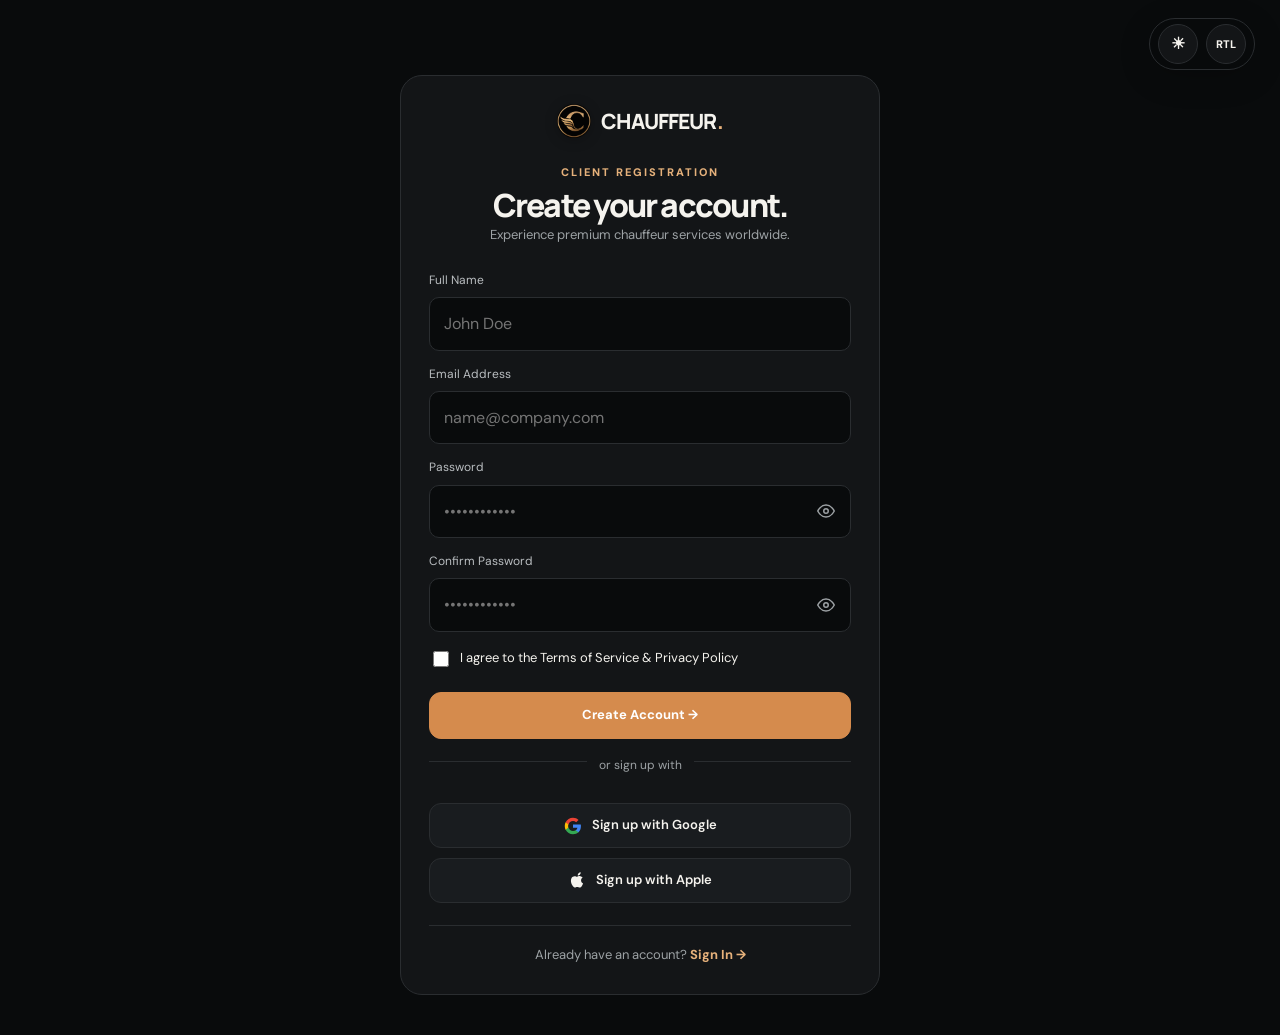
<file: signup.html>
<!doctype html>
<html lang="en">
<head>
  <meta charset="utf-8">
  <meta name="viewport" content="width=device-width,initial-scale=1">
  <meta name="description" content="Create a Client or Corporate Account with Chauffeur Mobility.">
  <title>Sign Up · Chauffeur.</title>
  <link rel="icon" type="image/png" href="favicon.png">
  <link rel="stylesheet" href="style.css">
</head>
<body>
  <!-- FIXED TOP RIGHT CORNER CONTROLS (ALWAYS VISIBLE) -->
  <div class="auth-top-corner">
    <button class="theme-toggle" type="button" aria-label="Switch theme">☀</button>
    <button class="dir-toggle" type="button" aria-label="Switch text direction">RTL</button>
  </div>

  <main style="min-height:100vh;display:grid;place-items:center;padding:75px 20px 40px">
    <div class="form-card reveal" style="width:min(480px,100%)">
      
      <!-- LOGO CENTERED ON FORM -->
      <div class="auth-logo-center">
        <a class="brand" href="index.html">
          <img src="favicon.png" alt="CHAUFFEUR." class="brand-favicon">
          <span class="brand-text">CHAUFFEUR<span class="dot">.</span></span>
        </a>
      </div>

      <div style="text-align:center;margin-bottom:25px">
        <span class="eyebrow">Client Registration</span>
        <h1 class="display" style="font-size:32px;margin:6px 0 0">Create your account.</h1>
        <p class="muted" style="font-size:13px;margin:4px 0 0">Experience premium chauffeur services worldwide.</p>
      </div>

      <!-- SIGN UP FORM (REDIRECTS TO HOME PAGE ON SUBMIT) -->
      <form id="auth-signup-form" data-redirect="index.html">
        <div class="field">
          <label for="signup-name">Full Name</label>
          <input required type="text" id="signup-name" placeholder="John Doe" autocomplete="name">
        </div>

        <div class="field" style="margin-top:14px">
          <label for="signup-email">Email Address</label>
          <input required type="email" id="signup-email" placeholder="name@company.com" autocomplete="email">
        </div>
        
        <div class="field" style="margin-top:14px">
          <label for="signup-pass">Password</label>
          <div class="password-wrapper">
            <input required type="password" id="signup-pass" placeholder="••••••••••••" autocomplete="new-password">
            <button type="button" class="pass-toggle-btn" aria-label="Toggle password visibility">
              <svg viewBox="0 0 24 24"><path d="M1 12s4-8 11-8 11 8 11 8-4 8-11 8-11-8-11-8z"/><circle cx="12" cy="12" r="3"/></svg>
            </button>
          </div>
        </div>

        <div class="field" style="margin-top:14px">
          <label for="signup-confirm-pass">Confirm Password</label>
          <div class="password-wrapper">
            <input required type="password" id="signup-confirm-pass" placeholder="••••••••••••" autocomplete="new-password">
            <button type="button" class="pass-toggle-btn" aria-label="Toggle password visibility">
              <svg viewBox="0 0 24 24"><path d="M1 12s4-8 11-8 11 8 11 8-4 8-11 8-11-8-11-8z"/><circle cx="12" cy="12" r="3"/></svg>
            </button>
          </div>
        </div>

        <div class="form-options" style="margin-top:16px">
          <label class="checkbox-field">
            <input required type="checkbox" id="terms-agree">
            <span>I agree to the Terms of Service & Privacy Policy</span>
          </label>
        </div>

        <button class="btn primary" style="margin-top:22px;width:100%" type="submit">Create Account →</button>
      </form>

      <div style="text-align:center;margin:22px 0 16px;position:relative">
        <hr style="border:0;border-top:1px solid var(--line);margin:0">
        <span style="position:relative;top:-11px;background:var(--panel);padding:0 12px;color:var(--muted);font-size:12px">or sign up with</span>
      </div>

      <!-- GOOGLE AND APPLE SIGN UP BUTTONS -->
      <div style="display:grid;gap:10px">
        <button class="btn-social btn-social-google" type="button" data-auth-social="Google">
          <svg viewBox="0 0 24 24" width="18" height="18"><path fill="#4285F4" d="M22.56 12.25c0-.78-.07-1.53-.2-2.25H12v4.26h5.92c-.26 1.37-1.04 2.53-2.21 3.31v2.77h3.57c2.08-1.92 3.28-4.74 3.28-8.09z"/><path fill="#34A853" d="M12 23c2.97 0 5.46-.98 7.28-2.66l-3.57-2.77c-.98.66-2.23 1.06-3.71 1.06-2.86 0-5.29-1.93-6.16-4.53H2.18v2.84C3.99 20.53 7.7 23 12 23z"/><path fill="#FBBC05" d="M5.84 14.09c-.22-.66-.35-1.36-.35-2.09s.13-1.43.35-2.09V7.06H2.18C1.43 8.55 1 10.22 1 12s.43 3.45 1.18 4.94l2.85-2.22.81-.63z"/><path fill="#EA4335" d="M12 5.38c1.62 0 3.06.56 4.21 1.64l3.15-3.15C17.45 2.09 14.97 1 12 1 7.7 1 3.99 3.47 2.18 7.06l3.66 2.84c.87-2.6 3.3-4.52 6.16-4.52z"/></svg>
          Sign up with Google
        </button>
        <button class="btn-social btn-social-apple" type="button" data-auth-social="Apple">
          <svg viewBox="0 0 24 24" width="18" height="18" fill="currentColor"><path d="M18.71 19.5c-.83 1.24-1.71 2.45-3.05 2.47-1.34.03-1.77-.79-3.29-.79-1.53 0-2 .77-3.27.82-1.31.05-2.3-1.32-3.14-2.53C4.25 17 2.94 12.45 4.7 9.39c.87-1.52 2.43-2.48 4.12-2.51 1.28-.02 2.5.87 3.29.87.78 0 2.26-1.07 3.81-.91.65.03 2.47.26 3.64 1.98-.09.06-2.17 1.28-2.15 3.81.03 3.02 2.65 4.03 2.68 4.04-.03.07-.42 1.44-1.38 2.83M15.97 4.54c.66-.8 1.12-1.92.99-3.04-1 .04-2.17.67-2.88 1.5-.63.73-1.18 1.88-1.03 3 .01 0 .04.01.07.01 1.08 0 2.19-.67 2.85-1.47z"/></svg>
          Sign up with Apple
        </button>
      </div>

      <div style="margin-top:22px;padding-top:15px;border-top:1px solid var(--line);text-align:center">
        <span class="muted" style="font-size:13px">Already have an account? </span>
        <a href="login.html" style="color:var(--accent2);font-weight:700;font-size:13px">Sign In →</a>
      </div>
    </div>
  </main>

  <div class="toast"></div>
  <script src="script.js"></script>
</body>
</html>
</file>
<file: style.css>
@import url('https://fonts.googleapis.com/css2?family=DM+Sans:wght@400;500;600;700&family=Manrope:wght@400;500;600;700;800&display=swap');

:root {
  --bg: #0b0c0d;
  --panel: #131517;
  --panel2: #191c1f;
  --text: #f5f3ee;
  --muted: #9da2a5;
  --line: #2a2d30;
  --accent: #d58b4d;
  --accent2: #e6b17b;
  --blue: #748b98;
  --white: #fff;
  --max: 1440px;
  --radius: 22px;
  --shadow: 0 24px 70px rgba(0, 0, 0, .28)
}

* {
  box-sizing: border-box
}

html {
  scroll-behavior: smooth;
  max-width: 100vw;
  overflow-x: hidden;
}

body {
  margin: 0;
  position: relative;
  background: var(--bg);
  color: var(--text);
  font-family: 'DM Sans', sans-serif;
  line-height: 1.6;
  max-width: 100vw;
  overflow-x: hidden;
}

body:has(.modal.open) {
  overflow: hidden
}

a {
  color: inherit;
  text-decoration: none
}

button,
input,
select,
textarea {
  font: inherit
}

button {
  cursor: pointer
}

.container {
  width: min(var(--max), 92%);
  margin: auto
}

.eyebrow {
  font-size: 11px;
  letter-spacing: .18em;
  text-transform: uppercase;
  color: var(--accent2);
  font-weight: 800
}

.display {
  font-family: Manrope, sans-serif;
  font-weight: 800;
  letter-spacing: -.055em;
  line-height: .98
}

.muted {
  color: var(--muted)
}

.header {
  position: fixed;
  top: 0;
  left: 0;
  right: 0;
  width: 100%;
  z-index: 1000;
  background: color-mix(in srgb, var(--bg) 90%, transparent);
  backdrop-filter: blur(18px);
  -webkit-backdrop-filter: blur(18px);
  border-bottom: 1px solid var(--line);
}

body:has(.header) {
  padding-top: 80px;
}

.nav {
  height: 80px;
  display: flex;
  align-items: center;
  justify-content: space-between;
  gap: 15px;
  max-width: 100%;
}

.brand {
  display: inline-flex !important;
  flex-direction: row !important;
  align-items: center !important;
  justify-content: flex-start !important;
  flex-wrap: nowrap !important;
  white-space: nowrap !important;
  gap: 10px;
  text-decoration: none;
  flex-shrink: 0;
  transition: transform 0.25s ease;
}

.brand-favicon {
  width: 34px;
  height: 34px;
  object-fit: contain;
  display: block;
  flex-shrink: 0;
  border-radius: 50%;
  filter: drop-shadow(0 2px 6px rgba(0, 0, 0, 0.25));
}

.brand-text {
  font-family: 'Manrope', sans-serif;
  font-weight: 800;
  font-size: 21px;
  letter-spacing: -0.04em;
  color: var(--text);
  line-height: 1;
  white-space: nowrap !important;
}

.brand-text .dot {
  color: var(--accent2);
}

.brand:hover {
  transform: scale(1.03);
}

.brand-logo-img {
  width: 190px;
  height: 46px;
  max-width: 100%;
  object-fit: contain;
  display: block;
  flex-shrink: 0;
  transition: transform 0.25s ease;
}

.brand-mark {
  display: none !important;
}

.navlinks {
  display: flex;
  align-items: center;
  gap: 6px;
  font-size: 13px;
  color: #c7c9ca;
  flex-shrink: 1;
}

.navlinks a {
  padding: 5px 9px;
  border-radius: 999px;
  transition: .25s ease;
  color: var(--muted);
  font-weight: 600;
  white-space: nowrap;
}

.navlinks a:hover {
  color: var(--text);
  background: var(--panel2)
}

.navlinks a.active {
  color: var(--accent2);
  background: color-mix(in srgb, var(--accent) 18%, transparent);
  border: 1px solid color-mix(in srgb, var(--accent) 42%, transparent);
  font-weight: 700;
  box-shadow: 0 2px 10px rgba(213, 139, 77, .15)
}

.mobile-nav-actions {
  display: none !important;
}

.nav-actions {
  display: flex;
  align-items: center;
  gap: 10px
}

.btn {
  border: 1px solid var(--line);
  background: transparent;
  color: var(--text);
  padding: 12px 17px;
  border-radius: 12px;
  display: inline-flex;
  align-items: center;
  justify-content: center;
  gap: 9px;
  font-weight: 700;
  font-size: 13px;
  transition: .25s
}

.btn:hover {
  transform: translateY(-2px);
  border-color: #555
}

.btn.primary {
  background: var(--accent);
  border-color: var(--accent);
  color: #17100a
}

.btn.primary:hover {
  background: var(--accent2)
}

.btn.small {
  padding: 9px 12px;
  font-size: 12px
}

.menu {
  display: none;
  background: none;
  border: 0;
  color: #fff;
  font-size: 25px
}

.hero {
  min-height: calc(100vh - 76px);
  display: flex;
  flex-direction: column;
  justify-content: center;
  position: relative;
  overflow: hidden;
  background: linear-gradient(90deg, rgba(5, 6, 7, .96) 0%, rgba(5, 6, 7, .85) 45%, rgba(5, 6, 7, .40) 100%), url('indexhero.jfif') center/cover no-repeat;
}

.hero-inner {
  padding: 60px 0;
  max-width: 820px
}

.hero h1 {
  font-size: clamp(44px, 7vw, 96px);
  margin: 14px 0 20px;
  line-height: 1.02
}

.hero p {
  font-size: 17px;
  max-width: 640px;
  color: #d1d5db;
  line-height: 1.6
}

.hero-actions {
  display: flex;
  gap: 14px;
  flex-wrap: wrap;
  margin-top: 26px;
  align-items: center;
}

.hero-actions .btn {
  padding: 13px 20px;
  font-size: 14px;
  font-weight: 800;
  letter-spacing: .02em;
  width: 220px;
  max-width: 100%;
  display: inline-flex;
  align-items: center;
  justify-content: center;
  text-align: center;
  box-sizing: border-box;
}

.hero-actions .btn.primary {
  background: var(--accent);
  color: #0d0e0f !important;
  border: 1px solid var(--accent);
  box-shadow: 0 6px 24px rgba(213, 139, 77, .35)
}

.hero-actions .btn.primary:hover {
  background: var(--accent2);
  border-color: var(--accent2);
  transform: translateY(-2px);
  box-shadow: 0 8px 30px rgba(230, 177, 123, .45)
}

.hero-actions .btn:not(.primary) {
  background: rgba(255, 255, 255, .14);
  backdrop-filter: blur(12px);
  border: 1px solid rgba(255, 255, 255, .32);
  color: #ffffff !important;
  text-shadow: 0 1px 3px rgba(0, 0, 0, .6)
}

.hero-actions .btn:not(.primary):hover {
  background: rgba(255, 255, 255, .24);
  border-color: #ffffff;
  color: #ffffff !important;
  transform: translateY(-2px)
}

.hero-stats {
  display: grid;
  grid-template-columns: repeat(4, 1fr);
  gap: 1px;
  background: var(--line);
  margin-top: 45px;
  max-width: 820px;
  border-radius: 14px 14px 0 0;
  overflow: hidden
}

.hero-stat {
  background: rgba(11, 12, 13, .84);
  backdrop-filter: blur(14px);
  padding: 18px 20px
}

.hero-stat strong {
  font-size: 26px;
  font-family: Manrope, sans-serif;
  color: #ffffff
}

.hero-stat span {
  display: block;
  color: var(--muted);
  font-size: 12px;
  margin-top: 2px
}

.hero2 {
  min-height: calc(100vh - 76px);
  display: flex;
  align-items: center;
  justify-content: center;
  position: relative;
  overflow: hidden;
  padding: 60px 0;
  background: linear-gradient(135deg, rgba(7, 9, 11, .95) 0%, rgba(7, 9, 11, .82) 50%, rgba(7, 9, 11, .45) 100%), url('home2hero.webp') center/cover no-repeat;
}

.hero2 .eyebrow {
  color: var(--accent2);
  font-weight: 800;
  letter-spacing: .18em;
  text-transform: uppercase
}

.hero2 h1 {
  color: #ffffff !important;
  text-shadow: 0 2px 14px rgba(0, 0, 0, 0.6)
}

.hero2 p {
  color: rgba(245, 243, 238, 0.85) !important;
  font-size: 16px;
  line-height: 1.65
}

.hero2 .badge {
  background: rgba(255, 255, 255, 0.12);
  backdrop-filter: blur(8px);
  border: 1px solid rgba(255, 255, 255, 0.22);
  color: #f5f3ee;
  font-weight: 700
}

.hero2 .home2-hero-card {
  background: rgba(19, 21, 23, 0.82);
  backdrop-filter: blur(20px);
  border: 1px solid rgba(255, 255, 255, 0.18);
  box-shadow: 0 30px 80px rgba(0, 0, 0, 0.5);
  border-radius: 20px;
  padding: 26px;
  color: #f5f3ee
}

.hero2 .home2-hero-card strong,
.hero2 .home2-hero-card span {
  color: #f5f3ee
}

.hero2 .home2-hero-card .muted,
.hero2 .home2-hero-card [style*="color:var(--muted)"] {
  color: #b0b5b8 !important
}

.hero2 .home2-hero-card [style*="background:var(--bg)"] {
  background: rgba(255, 255, 255, 0.08) !important;
  border-color: rgba(255, 255, 255, 0.14) !important
}

.hero2 .home2-hero-card [style*="background:var(--panel2)"] {
  background: rgba(255, 255, 255, 0.05) !important;
  border-color: rgba(255, 255, 255, 0.14) !important
}

html[data-theme="light"] .hero2 {
  background: linear-gradient(135deg, rgba(15, 14, 12, .88) 0%, rgba(15, 14, 12, .72) 50%, rgba(15, 14, 12, .35) 100%), url('home2hero.webp') center/cover no-repeat;
}

.section {
  padding: 100px 0
}

.section-alt {
  background: var(--panel2);
  border-top: 1px solid var(--line);
  border-bottom: 1px solid var(--line)
}

.section-head {
  display: flex;
  flex-direction: column;
  align-items: center;
  text-align: center;
  max-width: 1050px;
  width: 100%;
  margin: 0 auto 48px
}

.section-head>div {
  display: flex;
  flex-direction: column;
  align-items: center;
  text-align: center;
  width: 100%
}

.section-head h2 {
  font-size: clamp(30px, 4.2vw, 54px);
  margin: 10px 0 14px;
  line-height: 1.1;
  text-align: center;
  max-width: 100%;
  text-wrap: balance
}

.section-head p {
  max-width: 780px;
  width: 100%;
  color: var(--muted);
  margin: 0 auto;
  font-size: 16px;
  line-height: 1.6;
  text-align: center;
  text-wrap: balance
}

.section-head .btn {
  margin-top: 18px
}

.grid3 {
  display: grid;
  grid-template-columns: repeat(3, 1fr);
  grid-auto-rows: 1fr;
  gap: 18px;
  width: 100%;
}

.grid3>* {
  width: 100%;
  max-width: 100%;
  box-sizing: border-box;
  height: 100%;
}

.grid4 {
  display: grid;
  grid-template-columns: repeat(4, 1fr);
  grid-auto-rows: 1fr;
  gap: 18px;
  width: 100%;
}

.grid4>* {
  width: 100%;
  max-width: 100%;
  box-sizing: border-box;
  height: 100%;
}

.grid2 {
  display: grid;
  grid-template-columns: repeat(2, 1fr);
  grid-auto-rows: 1fr;
  gap: 22px;
  width: 100%;
}

.grid2>* {
  width: 100%;
  max-width: 100%;
  box-sizing: border-box;
  height: 100%;
}

.card {
  background: var(--panel);
  border: 1px solid var(--line);
  border-radius: var(--radius);
  overflow: hidden;
  transition: transform .3s ease, border-color .3s ease, box-shadow .3s ease;
  display: flex;
  flex-direction: column;
  height: 100%;
  width: 100%;
  box-sizing: border-box;
}

.card:hover {
  transform: translateY(-5px);
  border-color: #45484b;
  box-shadow: var(--shadow);
}

.card-img {
  height: 230px;
  width: 100%;
  object-fit: cover;
  background-size: cover;
  background-position: center;
  flex-shrink: 0;
}

.card-body {
  padding: 24px;
  display: flex;
  flex-direction: column;
  flex: 1 1 auto;
  height: 100%;
  box-sizing: border-box;
}

.card-body>.badge,
.card-body>.eyebrow,
.card-body>span.badge {
  align-self: flex-start;
  margin-bottom: 12px;
  min-height: 26px;
  padding: 4px 10px;
  display: inline-flex;
  align-items: center;
  line-height: 1;
  flex-shrink: 0;
}

.card-body>h3,
.card h3 {
  font-family: Manrope, sans-serif;
  font-size: 20px;
  font-weight: 700;
  margin: 0 0 12px 0;
  line-height: 1.3;
  min-height: 52px;
  display: flex;
  align-items: flex-start;
  flex-shrink: 0;
}

.card-body>p:first-of-type,
.card>p:first-of-type {
  font-size: 13.5px;
  color: var(--muted);
  line-height: 1.55;
  margin: 0 0 18px 0;
  min-height: 68px;
  display: flex;
  align-items: flex-start;
  flex-shrink: 0;
}

.card-body>p:not(:first-of-type) {
  font-size: 13.5px;
  color: var(--muted);
  line-height: 1.45;
  margin: 0 0 4px 0;
}

.card-body>.btn,
.card-body>button,
.card-body>a.btn,
.card-body .open-book {
  margin-top: auto !important;
  width: 100%;
}

.arrow {
  color: var(--accent2);
  font-size: 20px
}

.service-card {
  min-height: 330px;
  display: flex;
  flex-direction: column;
  justify-content: flex-end;
  padding: 26px;
  background-size: cover;
  background-position: center;
  position: relative;
  overflow: hidden;
  border-radius: var(--radius);
}

.service-card:before {
  content: '';
  position: absolute;
  inset: 0;
  background: linear-gradient(180deg, rgba(0, 0, 0, 0.15) 0%, rgba(0, 0, 0, 0.92) 80%);
  transition: opacity .3s ease
}

.service-card:hover:before {
  background: linear-gradient(180deg, rgba(0, 0, 0, 0.10) 0%, rgba(0, 0, 0, 0.96) 80%)
}

.service-card>* {
  position: relative;
  z-index: 2
}

.service-card h3 {
  font-size: 24px;
  margin: 8px 0 6px;
  color: #ffffff !important;
  text-shadow: 0 2px 10px rgba(0, 0, 0, 0.85);
  min-height: 32px;
  display: flex;
  align-items: flex-end;
}

.service-card p {
  color: rgba(245, 243, 238, 0.92) !important;
  font-size: 13px;
  line-height: 1.5;
  margin: 0;
  text-shadow: 0 1px 6px rgba(0, 0, 0, 0.85);
  min-height: 62px;
  display: flex;
  align-items: flex-start;
}

html[data-theme="light"] .service-card h3 {
  color: #ffffff !important
}

html[data-theme="light"] .service-card p {
  color: rgba(245, 243, 238, 0.92) !important
}

.number {
  display: none !important
}

.split {
  display: grid;
  grid-template-columns: 1fr 1fr;
  gap: 70px;
  align-items: center
}

.split-image {
  min-height: 580px;
  border-radius: var(--radius);
  background-size: cover;
  background-position: center
}

.copy h2 {
  font-size: clamp(38px, 5vw, 72px);
  margin: 12px 0 20px
}

.copy p {
  color: var(--muted);
  max-width: 600px
}

.checks {
  display: grid;
  gap: 12px;
  margin: 28px 0;
}

.check {
  display: flex;
  gap: 12px;
  align-items: flex-start;
  color: var(--text);
  line-height: 1.5;
  font-size: 14px;
}

.check b {
  width: 24px;
  height: 24px;
  min-width: 24px;
  min-height: 24px;
  flex-shrink: 0;
  border-radius: 50%;
  display: inline-flex;
  align-items: center;
  justify-content: center;
  background: color-mix(in srgb, var(--accent) 22%, #1e2620);
  color: var(--accent2);
  border: 1px solid color-mix(in srgb, var(--accent) 45%, transparent);
  font-size: 12px;
  font-weight: 800;
  margin-top: 1px;
  box-shadow: 0 2px 8px rgba(0, 0, 0, 0.15);
}

html[data-theme="light"] .check b {
  background: color-mix(in srgb, var(--accent) 18%, #f2ebe3);
  color: var(--accent2);
  border-color: color-mix(in srgb, var(--accent) 45%, transparent);
}

.status,
.badge {
  display: inline-flex;
  align-items: center;
  justify-content: center;
  gap: 6px;
  padding: 5px 12px;
  border-radius: 999px;
  font-size: 11px;
  font-weight: 700;
  letter-spacing: .02em;
  white-space: nowrap;
  flex-shrink: 0;
  box-sizing: border-box;
  background: color-mix(in srgb, var(--accent) 18%, var(--panel2));
  color: var(--accent2);
  border: 1px solid color-mix(in srgb, var(--accent) 35%, transparent);
}

.status:before {
  content: '';
  width: 6px;
  height: 6px;
  border-radius: 50%;
  background: #4ade80;
  box-shadow: 0 0 8px #4ade80;
  display: inline-block;
  flex-shrink: 0;
}

html[data-theme="light"] .status,
html[data-theme="light"] .badge {
  background: color-mix(in srgb, var(--accent) 14%, #f4eee7);
  color: var(--accent2);
  border-color: color-mix(in srgb, var(--accent) 40%, transparent);
}

.route {
  background: var(--panel);
  border: 1px solid var(--line);
  border-radius: var(--radius);
  padding: 30px
}

.route-line {
  display: grid;
  grid-template-columns: auto 1fr auto;
  align-items: center;
  gap: 18px;
  margin: 35px 0
}

.route-track {
  height: 3px;
  background: linear-gradient(90deg, var(--accent), var(--blue));
  position: relative
}

.route-track:after {
  content: '●';
  position: absolute;
  right: 0;
  top: -11px;
  color: var(--accent2)
}

.route-point small {
  display: block;
  color: var(--muted);
  font-size: 11px
}

.route-point strong {
  font-size: 15px
}

.fleet-img {
  height: 230px;
  width: 100%;
  object-fit: cover;
  background-size: cover;
  background-position: center;
  flex-shrink: 0;
}

.specs {
  display: flex;
  gap: 6px 8px;
  flex-wrap: wrap;
  margin: 0 0 20px 0;
  min-height: 64px;
  align-content: flex-start;
  flex-shrink: 0;
}

.spec {
  padding: 5px 10px;
  background: var(--panel2);
  border-radius: 99px;
  color: var(--text);
  font-size: 11px;
  font-weight: 500;
  border: 1px solid var(--line);
  white-space: nowrap;
}

.cta {
  padding: 80px 0;
  background: color-mix(in srgb, var(--accent) 12%, var(--panel2));
  border-top: 1px solid var(--line);
  border-bottom: 1px solid var(--line);
  color: var(--text)
}

.cta-box {
  display: flex;
  align-items: center;
  justify-content: space-between;
  gap: 30px
}

.cta h2 {
  font-size: clamp(30px, 4.5vw, 56px);
  margin: 8px 0;
  color: var(--text)
}

.cta .eyebrow {
  color: var(--accent2)
}

.page-hero {
  min-height: calc(100vh - 76px);
  display: flex;
  flex-direction: column;
  justify-content: center;
  padding: 80px 0;
  border-bottom: 1px solid var(--line);
  position: relative;
  overflow: hidden;
  background-size: cover !important;
  background-position: center !important
}

.page-hero .eyebrow {
  color: var(--accent2);
  letter-spacing: .18em;
  text-transform: uppercase;
  font-weight: 800;
  display: inline-block;
  margin-bottom: 14px
}

.page-hero h1 {
  font-size: clamp(44px, 6.5vw, 88px);
  margin: 10px 0 20px;
  color: #ffffff !important;
  text-shadow: 0 2px 16px rgba(0, 0, 0, 0.65);
  line-height: 1.05;
  max-width: 920px
}

.page-hero p {
  max-width: 760px;
  color: rgba(245, 243, 238, 0.9) !important;
  font-size: 18px;
  line-height: 1.65;
  margin-top: 14px
}

html[data-theme="light"] .page-hero h1 {
  color: #ffffff !important
}

html[data-theme="light"] .page-hero p {
  color: rgba(245, 243, 238, 0.9) !important
}

.page-hero-services {
  background: linear-gradient(135deg, rgba(7, 9, 11, 0.92) 0%, rgba(7, 9, 11, 0.80) 50%, rgba(7, 9, 11, 0.65) 100%), url('https://images.unsplash.com/photo-1563720223185-11003d516935?auto=format&fit=crop&w=2200&q=88')
}

.page-hero-fleet {
  background: linear-gradient(135deg, rgba(7, 9, 11, 0.92) 0%, rgba(7, 9, 11, 0.80) 50%, rgba(7, 9, 11, 0.65) 100%), url('https://images.unsplash.com/photo-1503376780353-7e6692767b70?auto=format&fit=crop&w=2200&q=88')
}

.page-hero-corporate {
  background: linear-gradient(135deg, rgba(7, 9, 11, 0.92) 0%, rgba(7, 9, 11, 0.80) 50%, rgba(7, 9, 11, 0.65) 100%), url('https://images.unsplash.com/photo-1486406146926-c627a92ad1ab?auto=format&fit=crop&w=2200&q=88')
}

.page-hero-pricing {
  background: linear-gradient(135deg, rgba(7, 9, 11, 0.92) 0%, rgba(7, 9, 11, 0.80) 50%, rgba(7, 9, 11, 0.65) 100%), url('https://images.unsplash.com/photo-1554224155-8d04cb21cd6c?auto=format&fit=crop&w=2200&q=88')
}

.page-hero-about {
  background: linear-gradient(135deg, rgba(7, 9, 11, 0.92) 0%, rgba(7, 9, 11, 0.80) 50%, rgba(7, 9, 11, 0.65) 100%), url('https://images.unsplash.com/photo-1449965408869-eaa3f722e40d?auto=format&fit=crop&w=2200&q=88')
}

.page-hero-contact {
  background: linear-gradient(135deg, rgba(7, 9, 11, 0.90) 0%, rgba(7, 9, 11, 0.78) 50%, rgba(7, 9, 11, 0.60) 100%), url('contactp.webp') center/cover no-repeat;
}

html[data-theme="light"] .page-hero-contact {
  background: linear-gradient(135deg, rgba(15, 14, 12, 0.86) 0%, rgba(15, 14, 12, 0.72) 50%, rgba(15, 14, 12, 0.45) 100%), url('contactp.webp') center/cover no-repeat;
}

.form-card {
  background: var(--panel);
  border: 1px solid var(--line);
  padding: 28px;
  border-radius: var(--radius)
}

.form-grid {
  display: grid;
  grid-template-columns: 1fr 1fr;
  gap: 15px
}

.field {
  display: grid;
  gap: 7px
}

.field.full {
  grid-column: 1/-1
}

.field label {
  font-size: 12px;
  color: #b9bdc0
}

.field input,
.field select,
.field textarea {
  width: 100%;
  background: #0e1011;
  border: 1px solid #303438;
  color: #fff;
  border-radius: 10px;
  padding: 13px 14px;
  outline: none
}

.field textarea {
  min-height: 120px;
  resize: vertical
}

.field input:focus,
.field select:focus,
.field textarea:focus {
  border-color: var(--accent)
}

/* DATE & TIME PICKER BROWSER INDICATORS CONTRAST FOR DARK MODE */
input[type="date"]::-webkit-calendar-picker-indicator,
input[type="time"]::-webkit-calendar-picker-indicator,
input[type="datetime-local"]::-webkit-calendar-picker-indicator {
  filter: invert(1) brightness(1.5);
  cursor: pointer;
  opacity: 0.85;
  transition: opacity 0.2s ease, transform 0.2s ease;
}

input[type="date"]::-webkit-calendar-picker-indicator:hover,
input[type="time"]::-webkit-calendar-picker-indicator:hover,
input[type="datetime-local"]::-webkit-calendar-picker-indicator:hover {
  opacity: 1;
  transform: scale(1.1);
}

html[data-theme="light"] input[type="date"]::-webkit-calendar-picker-indicator,
html[data-theme="light"] input[type="time"]::-webkit-calendar-picker-indicator,
html[data-theme="light"] input[type="datetime-local"]::-webkit-calendar-picker-indicator {
  filter: none;
}

.footer {
  border-top: 1px solid var(--line);
  padding: 60px 0 25px;
  background: #090a0b
}

.footer-grid {
  display: grid;
  grid-template-columns: 1.3fr 0.9fr 0.9fr 1.4fr;
  gap: 35px
}

.footer h4 {
  margin: 0 0 12px;
  font-weight: 800;
  color: var(--text);
  font-size: 15px;
  letter-spacing: .02em
}

.footer a {
  font-size: 13px;
  color: var(--muted);
  display: block;
  margin: 5px 0;
  transition: all 0.25s cubic-bezier(0.16, 1, 0.3, 1)
}

.footer a:hover {
  color: var(--accent2);
  transform: translateX(4px)
}

.footer p {
  font-size: 13px;
  color: var(--muted);
  margin: 5px 0;
  line-height: 1.5
}

.footer-contact-chip {
  display: inline-flex;
  align-items: center;
  gap: 8px;
  margin-top: 14px;
  padding: 7px 12px;
  background: var(--panel2);
  border: 1px solid var(--line);
  border-radius: 99px;
  font-size: 12px;
  color: var(--text)
}

.pulse-dot {
  width: 7px;
  height: 7px;
  border-radius: 50%;
  background: #9fd0a7;
  box-shadow: 0 0 8px #9fd0a7;
  display: inline-block
}

.footer-bottom {
  border-top: 1px solid var(--line);
  margin-top: 45px;
  padding-top: 20px;
  display: flex;
  justify-content: space-between;
  color: #777;
  font-size: 11px
}

.socials {
  display: flex;
  gap: 9px;
  flex-wrap: wrap
}

.socials a {
  width: 36px;
  height: 36px;
  border: 1px solid var(--line);
  border-radius: 50%;
  display: grid;
  place-items: center;
  color: var(--muted);
  background: var(--panel2);
  transition: all 0.25s cubic-bezier(0.16, 1, 0.3, 1)
}

.socials a:hover {
  color: #ffffff;
  background: color-mix(in srgb, var(--accent) 30%, var(--panel2));
  border-color: var(--accent);
  transform: translateY(-3px) scale(1.08);
  box-shadow: 0 4px 14px rgba(213, 139, 77, 0.35)
}

.newsletter {
  display: flex;
  gap: 8px;
  margin-top: 10px
}

.newsletter input {
  min-width: 0;
  flex: 1;
  background: #111315;
  border: 1px solid var(--line);
  border-radius: 10px;
  padding: 9px 12px;
  color: #fff;
  font-size: 12px;
  transition: border-color .25s
}

.newsletter input:focus {
  border-color: var(--accent);
  outline: none
}

/* CONTACT MAP INTEGRATION & SOCIAL CHANNELS */
.map-wrapper {
  position: relative;
  width: 100%;
  height: 480px;
  border-radius: var(--radius);
  overflow: hidden;
  border: 1px solid var(--line);
  box-shadow: var(--shadow);
  background: var(--panel)
}

.map-frame {
  width: 100%;
  height: 100%;
  border: 0;
  filter: grayscale(0.85) invert(0.92) contrast(1.28) hue-rotate(180deg);
  transition: filter 0.3s ease
}

html[data-theme="light"] .map-frame {
  filter: none
}

.map-card-overlay {
  position: absolute;
  top: 24px;
  left: 24px;
  z-index: 10;
  background: rgba(19, 21, 23, 0.90);
  backdrop-filter: blur(16px);
  border: 1px solid var(--line);
  padding: 20px 24px;
  border-radius: 16px;
  max-width: 320px;
  box-shadow: 0 20px 50px rgba(0, 0, 0, 0.5)
}

.map-location-pills {
  display: flex;
  gap: 8px;
  flex-wrap: wrap;
  margin-top: 14px
}

.map-btn {
  padding: 6px 12px;
  border-radius: 99px;
  border: 1px solid var(--line);
  background: var(--panel2);
  color: var(--text);
  font-size: 11px;
  font-weight: 700;
  cursor: pointer;
  transition: .25s ease
}

.map-btn:hover,
.map-btn.active {
  background: var(--accent);
  border-color: var(--accent);
  color: #111
}

.contact-social-channels {
  display: flex;
  gap: 10px;
  flex-wrap: wrap;
  margin-top: 18px
}

.social-channel-btn {
  display: inline-flex;
  align-items: center;
  gap: 8px;
  padding: 9px 15px;
  border-radius: 12px;
  border: 1px solid var(--line);
  background: var(--panel2);
  color: var(--text);
  font-size: 12px;
  font-weight: 700;
  transition: all 0.25s ease
}

.social-channel-btn:hover {
  border-color: var(--accent);
  background: color-mix(in srgb, var(--accent) 16%, var(--panel2));
  color: var(--accent2);
  transform: translateY(-2px);
  box-shadow: 0 4px 15px rgba(213, 139, 77, 0.2)
}

.backtop {
  position: fixed;
  right: 20px;
  bottom: 20px;
  width: 45px;
  height: 45px;
  border: 1px solid var(--line);
  background: #141719;
  color: #fff;
  border-radius: 50%;
  display: none;
  z-index: 40
}

.backtop.show {
  display: block
}

.mobile-cta {
  display: none
}

.modal {
  position: fixed;
  inset: 0;
  background: rgba(0, 0, 0, .75);
  backdrop-filter: blur(8px);
  z-index: 100;
  display: none;
  place-items: center;
  padding: 20px
}

.modal.open {
  display: grid
}

.modal-box {
  width: min(720px, 100%);
  background: #151719;
  border: 1px solid #333;
  border-radius: 20px;
  padding: 28px;
  position: relative;
  max-height: 90vh;
  overflow: auto
}

.modal-close {
  position: absolute;
  right: 18px;
  top: 18px;
  border: 0;
  background: none;
  color: #aaa;
  font-size: 25px
}

.toast {
  position: fixed;
  left: 50%;
  bottom: 25px;
  transform: translateX(-50%) translateY(30px);
  background: #f5f3ee;
  color: #171717;
  padding: 12px 17px;
  border-radius: 10px;
  font-size: 13px;
  opacity: 0;
  pointer-events: none;
  transition: .3s;
  z-index: 120
}

.toast.show {
  opacity: 1;
  transform: translateX(-50%) translateY(0)
}

.reveal {
  opacity: 0;
  transform: translateY(24px);
  transition: .7s ease
}

.reveal.visible {
  opacity: 1;
  transform: none
}

.table-wrapper {
  width: 100%;
  max-width: 100%;
  overflow-x: auto;
  -webkit-overflow-scrolling: touch;
  border-radius: 16px;
  border: 1px solid var(--line);
  background: var(--panel);
  box-sizing: border-box;
  margin-top: 15px;
  margin-bottom: 25px;
  display: block;
}

.table-wrapper::-webkit-scrollbar {
  height: 6px;
}

.table-wrapper::-webkit-scrollbar-track {
  background: var(--panel2);
  border-radius: 8px;
}

.table-wrapper::-webkit-scrollbar-thumb {
  background: var(--line);
  border-radius: 8px;
}

.table-wrapper::-webkit-scrollbar-thumb:hover {
  background: var(--accent);
}

.table {
  width: 100%;
  min-width: 760px;
  border-collapse: collapse;
  background: var(--panel);
  box-sizing: border-box;
}

.table th,
.table td {
  text-align: left;
  padding: 14px 18px;
  border-bottom: 1px solid var(--line);
  font-size: 13px;
  white-space: nowrap;
}

.table th {
  color: var(--accent2);
  font-weight: 700;
  background: var(--panel2);
  font-size: 12px;
  letter-spacing: .02em;
}

.status {
  display: inline-flex;
  align-items: center;
  gap: 6px;
  padding: 4px 11px;
  border-radius: 999px;
  background: rgba(16, 185, 129, 0.12);
  color: #34d399;
  border: 1px solid rgba(16, 185, 129, 0.28);
  font-size: 11.5px;
  font-weight: 700;
  letter-spacing: 0.02em;
  line-height: 1.2;
}

html[data-theme="light"] .status {
  background: #e6f7ef;
  color: #065f46;
  border-color: #a3e6c5;
}

/* ACTIVE JOURNEY LIVE TELEMATICS & STATUS BADGE (PREMIUM) */
.active-ride-grid {
  display: flex;
  align-items: center;
  justify-content: space-between;
  flex-wrap: wrap;
  gap: 20px 32px;
  background: var(--panel2);
  padding: 18px 24px;
  border-radius: 14px;
  border: 1px solid var(--line);
}

.active-meta-item {
  display: flex;
  flex-direction: column;
  justify-content: center;
  gap: 6px;
}

.active-meta-item.active-status-col {
  flex-direction: row !important;
  align-items: center !important;
  gap: 12px !important;
  margin-left: auto;
}

.active-meta-item.active-status-col .active-meta-label {
  margin: 0;
  color: var(--muted);
}

.active-meta-item {
  display: flex;
  flex-direction: column;
  justify-content: center;
  gap: 6px;
}

.active-meta-label {
  font-size: 11px;
  font-weight: 700;
  letter-spacing: 0.08em;
  text-transform: uppercase;
  color: var(--muted);
  line-height: 1;
}

.active-meta-val {
  font-size: 15px;
  font-weight: 700;
  color: var(--text);
  line-height: 1.3;
}

/* Live Telematics Status Pill */
.live-status-badge {
  display: inline-flex;
  align-items: center;
  gap: 9px;
  padding: 7px 15px;
  border-radius: 999px;
  background: linear-gradient(135deg, rgba(16, 185, 129, 0.16), rgba(5, 150, 105, 0.08));
  color: #34d399;
  border: 1px solid rgba(16, 185, 129, 0.42);
  box-shadow: 0 2px 14px rgba(16, 185, 129, 0.18), inset 0 1px 0 rgba(255, 255, 255, 0.12);
  font-size: 12.5px;
  font-weight: 700;
  letter-spacing: 0.02em;
  width: fit-content;
  white-space: nowrap;
  transition: all 0.25s ease;
}

.live-status-badge:hover {
  border-color: rgba(16, 185, 129, 0.6);
  box-shadow: 0 4px 18px rgba(16, 185, 129, 0.28);
  transform: translateY(-1px);
}

html[data-theme="light"] .live-status-badge {
  background: linear-gradient(135deg, #e6f9f0, #d5f4e6);
  color: #065f46;
  border-color: #6ee7b7;
  box-shadow: 0 2px 10px rgba(16, 185, 129, 0.15);
}

/* Pulsing Live Radar Indicator */
.radar-dot {
  position: relative;
  display: inline-flex;
  align-items: center;
  justify-content: center;
  width: 8px;
  height: 8px;
  flex-shrink: 0;
}

.radar-ping {
  position: absolute;
  width: 16px;
  height: 16px;
  border-radius: 50%;
  background: #10b981;
  opacity: 0.75;
  animation: liveRadarPing 1.8s cubic-bezier(0, 0, 0.2, 1) infinite;
}

.radar-core {
  position: relative;
  width: 8px;
  height: 8px;
  border-radius: 50%;
  background: #10b981;
  box-shadow: 0 0 10px #10b981;
}

@keyframes liveRadarPing {
  0% {
    transform: scale(0.6);
    opacity: 0.9;
  }

  70%,
  100% {
    transform: scale(2.2);
    opacity: 0;
  }
}

.dash {
  display: flex;
  min-height: 100vh;
  width: 100%;
  max-width: 100%;
}

.side {
  border-right: 1px solid rgba(255, 255, 255, 0.08) !important;
  padding: 22px 14px 18px !important;
  background: #090a0b !important;
  position: fixed !important;
  top: 0 !important;
  bottom: 0 !important;
  left: 0 !important;
  right: auto !important;
  width: 260px !important;
  height: 100vh !important;
  height: 100dvh !important;
  max-height: 100vh !important;
  min-height: 100vh !important;
  display: flex !important;
  flex-direction: column !important;
  justify-content: flex-start !important;
  box-sizing: border-box !important;
  overflow-y: auto !important;
  overflow-x: hidden !important;
  z-index: 100;
  transition: background 0.25s ease, border-color 0.25s ease, color 0.25s ease !important;
}

.side::-webkit-scrollbar {
  width: 4px;
}

.side::-webkit-scrollbar-track {
  background: transparent;
}

.side::-webkit-scrollbar-thumb {
  background: rgba(255, 255, 255, 0.12);
  border-radius: 4px;
}

.side::-webkit-scrollbar-thumb:hover {
  background: rgba(255, 255, 255, 0.25);
}

.side .brand {
  display: inline-flex !important;
  flex-direction: row !important;
  align-items: center !important;
  flex-wrap: nowrap !important;
  gap: 8px !important;
  white-space: nowrap !important;
}

.side .brand-favicon {
  width: 28px !important;
  height: 28px !important;
  flex-shrink: 0 !important;
}

.side .brand-text {
  font-size: 19px !important;
  font-weight: 800 !important;
  color: #ffffff !important;
  letter-spacing: -0.03em !important;
  white-space: nowrap !important;
  line-height: 1 !important;
}

.side .brand-text .dot {
  color: #e6b17b !important;
}

.side .eyebrow {
  color: #e6b17b !important;
  font-weight: 800 !important;
}

html[data-theme="light"] .side {
  background: #ffffff !important;
  border-right: 1px solid #d8d3ca !important;
  color: #171817 !important;
  box-shadow: 2px 0 20px rgba(0, 0, 0, 0.04) !important;
}

html[data-theme="light"][dir="rtl"] .side {
  border-right: none !important;
  border-left: 1px solid #d8d3ca !important;
  box-shadow: -2px 0 20px rgba(0, 0, 0, 0.04) !important;
}

html[data-theme="light"] .side .brand-text {
  color: #171817 !important;
}

html[data-theme="light"] .side .brand-text .dot {
  color: #a96035 !important;
}

html[data-theme="light"] .side .eyebrow {
  color: #a96035 !important;
}

html[data-theme="light"] .side a {
  color: #55585b !important;
}

html[data-theme="light"] .side a:hover {
  background: rgba(0, 0, 0, 0.04) !important;
  color: #171817 !important;
}

html[data-theme="light"] .side a.active {
  background: #ede6d8 !important;
  color: #171817 !important;
  font-weight: 700 !important;
  box-shadow: inset 3px 0 0 #a96035 !important;
}

html[data-theme="light"] .side #open-signout-modal {
  color: #a96035 !important;
}

html[data-theme="light"] .side .side-close-btn {
  color: #171817 !important;
}

.side a {
  display: block;
  padding: 11px 14px;
  margin-bottom: 6px;
  border-radius: 10px;
  color: #92979a;
  font-size: 13px;
  transition: .2s ease
}

.side a:hover,
.side a.active {
  background: #17191b;
  color: #fff
}

/* Sidebar Bottom Section & Controls Bar */
.side-bottom-section {
  margin-top: 18px;
  padding-top: 14px;
}

.side-signout-row {
  border-top: 1px solid rgba(255, 255, 255, 0.08);
  padding: 14px 10px 14px;
}

.side-signout-btn {
  color: #e6b17b !important;
  font-weight: 700 !important;
  font-size: 13.5px !important;
  text-decoration: none;
  display: inline-block;
  padding: 0 !important;
  transition: color 0.2s ease;
}

.side-signout-btn:hover {
  color: #d58b4d !important;
  background: transparent !important;
}

/* User & Controls Capsule (Exact match with reference) */
.side-user-bar {
  display: flex !important;
  align-items: center !important;
  justify-content: space-between !important;
  gap: 6px !important;
  background: #0d0f12 !important;
  border: 1px solid rgba(255, 255, 255, 0.12) !important;
  border-radius: 999px !important;
  padding: 4px 6px !important;
  box-sizing: border-box !important;
  width: 100% !important;
}

.side-user-bar .user-chip {
  display: flex !important;
  align-items: center !important;
  gap: 8px !important;
  background: #181b1f !important;
  border: 1px solid rgba(255, 255, 255, 0.08) !important;
  border-radius: 999px !important;
  padding: 3px 10px 3px 4px !important;
  flex: 1 !important;
  min-width: 0 !important;
  box-sizing: border-box !important;
  transition: background 0.2s ease;
}

.side-user-bar .user-avatar {
  width: 28px !important;
  height: 28px !important;
  border-radius: 50% !important;
  object-fit: cover !important;
  border: 1.5px solid #d4a373 !important;
  flex-shrink: 0 !important;
  display: block !important;
}

.side-user-bar .user-info {
  display: flex !important;
  flex-direction: column !important;
  line-height: 1.15 !important;
  overflow: hidden !important;
  min-width: 0 !important;
}

.side-user-bar .user-info strong {
  font-size: 12px !important;
  color: #ffffff !important;
  font-weight: 700 !important;
  white-space: nowrap !important;
  overflow: hidden !important;
  text-overflow: ellipsis !important;
}

.side-user-bar .user-info span {
  font-size: 9.5px !important;
  color: #e6b17b !important;
  font-weight: 700 !important;
  white-space: nowrap !important;
  overflow: hidden !important;
  text-overflow: ellipsis !important;
}

.side-user-bar .theme-toggle,
.side-user-bar .dir-toggle {
  width: 32px !important;
  height: 32px !important;
  min-width: 32px !important;
  min-height: 32px !important;
  border-radius: 50% !important;
  background: #181b1f !important;
  border: 1px solid rgba(255, 255, 255, 0.10) !important;
  color: #ffffff !important;
  display: grid !important;
  place-items: center !important;
  padding: 0 !important;
  cursor: pointer !important;
  transition: all 0.2s ease !important;
  line-height: 1 !important;
  flex-shrink: 0 !important;
}

.side-user-bar .theme-toggle {
  font-size: 14px !important;
}

.side-user-bar .dir-toggle {
  font-size: 9.5px !important;
  font-weight: 800 !important;
  letter-spacing: -0.02em !important;
}

.side-user-bar .theme-toggle:hover,
.side-user-bar .dir-toggle:hover {
  background: #24282e !important;
  border-color: #e6b17b !important;
  color: #e6b17b !important;
  transform: translateY(-1px);
}

.dash-main {
  padding: 35px;
  min-width: 0;
  max-width: 100%;
  width: 100%;
  box-sizing: border-box;
  overflow-x: hidden;
}

.dash-cards {
  display: flex;
  flex-wrap: wrap;
  justify-content: center;
  gap: 15px
}

.dash-cards>* {
  flex: 1 1 calc(25% - 11.25px);
  max-width: calc(25% - 11.25px);
  box-sizing: border-box
}

.metric {
  padding: 20px;
  background: var(--panel);
  border: 1px solid var(--line);
  border-radius: 16px
}

.metric span {
  color: var(--muted);
  font-size: 11px
}

.metric strong {
  display: block;
  font: 800 28px Manrope;
  margin-top: 6px
}

.map {
  height: 360px;
  border-radius: 18px;
  border: 1px solid var(--line);
  background: radial-gradient(circle at 30% 40%, rgba(116, 139, 152, .18), transparent 20%), linear-gradient(125deg, #121619, #0d0f10);
  position: relative;
  overflow: hidden
}

.map:before {
  content: '';
  position: absolute;
  inset: 0;
  background-image: linear-gradient(rgba(255, 255, 255, .035) 1px, transparent 1px), linear-gradient(90deg, rgba(255, 255, 255, .035) 1px, transparent 1px);
  background-size: 42px 42px;
  transform: rotate(-4deg) scale(1.2)
}

.map-route {
  position: absolute;
  left: 15%;
  top: 62%;
  width: 66%;
  height: 3px;
  background: linear-gradient(90deg, var(--accent), var(--blue));
  transform: rotate(-18deg);
  box-shadow: 0 0 18px rgba(213, 139, 77, .5)
}

.pin {
  position: absolute;
  width: 14px;
  height: 14px;
  background: var(--accent);
  border: 3px solid #fff;
  border-radius: 50%;
  box-shadow: 0 0 0 8px rgba(213, 139, 77, .16)
}

.pin.one {
  left: 14%;
  top: 64%
}

.pin.two {
  right: 17%;
  top: 37%
}

.map-label {
  position: absolute;
  padding: 8px 10px;
  background: #111416;
  border: 1px solid #303438;
  border-radius: 8px;
  font-size: 11px
}

.map-label.one {
  left: 8%;
  bottom: 20%
}

.map-label.two {
  right: 9%;
  top: 25%
}

@media(max-width:1250px) {
  .nav {
    gap: 10px;
  }

  .navlinks {
    gap: 4px;
    font-size: 12px;
  }

  .navlinks a {
    padding: 4px 7px;
  }

  .brand-logo-img {
    width: 165px;
    height: 40px;
  }
}

@media(max-width:1050px) {

  .grid4,
  .grid3 {
    grid-template-columns: repeat(2, 1fr);
    grid-auto-rows: 1fr;
  }

  .grid4>*,
  .grid3>*,
  .dash-cards>* {
    width: 100%;
    max-width: 100%;
  }

  .team-img {
    height: 360px !important;
    background-position: center 25% !important;
  }

  .split {
    gap: 35px
  }

  .footer-grid {
    grid-template-columns: 1fr 1fr
  }
}

@media(max-width:780px) {
  body:has(.header) {
    padding-top: 68px;
  }

  .nav {
    height: 68px
  }

  .navlinks,
  .nav-actions .login-link,
  .nav-actions .dashboard-head-btn {
    display: none;
  }

  .menu {
    display: grid;
  }

  .nav.open .navlinks {
    display: flex;
    position: absolute;
    top: 68px;
    left: 0;
    right: 0;
    background: var(--panel);
    border-bottom: 1px solid var(--line);
    padding: 18px 4%;
    flex-direction: column;
    align-items: flex-start;
    gap: 4px;
    box-shadow: 0 10px 30px rgba(0, 0, 0, 0.2);
  }

  .nav.open .navlinks a:not(.login-link):not(.dashboard-head-btn) {
    width: fit-content !important;
    max-width: max-content !important;
    display: inline-flex !important;
    align-items: center;
    padding: 6px 14px !important;
    margin: 2px 0 !important;
    box-sizing: border-box !important;
  }

  .nav.open .navlinks .mobile-nav-actions {
    display: flex !important;
    gap: 10px;
    width: 100%;
    margin-top: 14px;
    padding-top: 14px;
    border-top: 1px solid var(--line);
    box-sizing: border-box;
  }

  .mobile-nav-actions .login-link,
  .mobile-nav-actions .dashboard-head-btn {
    flex: 1;
    display: inline-flex !important;
    align-items: center;
    justify-content: center;
    text-align: center;
    padding: 10px 14px;
    border-radius: 10px;
    font-size: 13px;
    font-weight: 700;
    box-sizing: border-box;
  }

  .mobile-nav-actions .login-link {
    border: 1px solid var(--line);
    color: var(--text) !important;
    background: var(--panel2);
  }

  .mobile-nav-actions .dashboard-head-btn {
    background: var(--accent);
    color: #0d0e0f !important;
    border: 1px solid var(--accent);
  }

  .hero {
    min-height: auto;
    padding: 60px 0 50px;
    background: linear-gradient(180deg, rgba(5, 6, 7, 0.95) 0%, rgba(5, 6, 7, 0.85) 55%, rgba(5, 6, 7, 0.60) 100%), url('indexhero.jfif') center right/cover no-repeat;
  }

  .hero2 {
    min-height: auto;
    padding: 60px 0 50px;
    background: linear-gradient(180deg, rgba(7, 9, 11, 0.95) 0%, rgba(7, 9, 11, 0.85) 55%, rgba(7, 9, 11, 0.60) 100%), url('home2hero.webp') center/cover no-repeat;
  }

  .hero-inner {
    padding: 80px 0 45px;
    display: flex;
    flex-direction: column;
    align-items: center;
    text-align: center;
  }

  .hero-actions {
    justify-content: center;
    width: 100%;
  }

  .hero-actions .btn {
    width: 220px;
    max-width: 100%;
    justify-content: center;
    text-align: center;
  }

  .hero-stats {
    grid-template-columns: 1fr
  }

  .section {
    padding: 70px 0
  }

  .section-head {
    display: flex;
    flex-direction: column;
    align-items: center;
    text-align: center
  }

  .cta-box {
    display: block;
    text-align: center
  }

  .section-head .btn,
  .cta-box .btn {
    margin-top: 20px
  }

  .split {
    grid-template-columns: 1fr
  }

  .split-image {
    min-height: 400px
  }

  .grid3,
  .grid4:not(.corp-service-grid),
  .grid2 {
    grid-template-columns: 1fr;
    grid-auto-rows: auto;
  }

  .grid3>*,
  .grid4>*,
  .grid2>*,
  .dash-cards>* {
    width: 100%;
    max-width: 100%;
  }

  .team-img {
    height: 320px !important;
    background-position: center 25% !important;
  }

  .form-grid {
    grid-template-columns: 1fr
  }

  .field.full {
    grid-column: auto
  }

  .footer-grid {
    grid-template-columns: 1fr 1fr
  }

  .footer-bottom {
    display: block
  }

  .footer-bottom>* {
    margin: 7px 0
  }

  .mobile-cta {
    display: none !important;
  }

  .dash-cards {
    grid-template-columns: 1fr 1fr
  }
}

@media(max-width:500px) {
  .footer-grid {
    grid-template-columns: 1fr
  }

  .hero h1 {
    font-size: 50px
  }

  .dash-cards {
    grid-template-columns: 1fr
  }

  .route-line {
    grid-template-columns: 1fr;
    gap: 8px
  }

  .route-track {
    width: 100%
  }
}

/* PREMIUM THEME & DYNAMIC LTR/RTL COMPONENT SYSTEM */
:root {
  --bg: #090b0c;
  --panel: #131517;
  --panel2: #191c1f;
  --text: #f5f3ee;
  --muted: #9da2a5;
  --line: #2a2d30;
  --accent: #d58b4d;
  --accent2: #e6b17b;
  --blue: #748b98;
  --white: #fff;
  --shadow: 0 24px 70px rgba(0, 0, 0, .30)
}

html[data-theme="light"] {
  --bg: #f3f0e9;
  --panel: #fffdf8;
  --panel2: #ece8df;
  --text: #171817;
  --muted: #686a66;
  --line: #d8d3ca;
  --accent: #a96035;
  --accent2: #c88956;
  --blue: #627986;
  --white: #fff;
  --shadow: 0 24px 70px rgba(23, 24, 23, .12)
}

/* DYNAMIC DIRECTION RULES (LTR & RTL) */
html[dir="ltr"] {
  direction: ltr
}

html[dir="ltr"] body {
  text-align: left
}

html[dir="ltr"] .backtop {
  right: 20px;
  left: auto
}

html[dir="ltr"] .side {
  border-right: 1px solid var(--line);
  border-left: 0
}

html[dir="ltr"] .table th,
html[dir="ltr"] .table td,
html[dir="ltr"] .matrix-table th:first-child,
html[dir="ltr"] .matrix-table td:first-child {
  text-align: left
}

html[dir="rtl"] {
  direction: rtl
}

html[dir="rtl"] body {
  text-align: right
}

html[dir="rtl"] .backtop {
  left: 20px;
  right: auto
}

html[dir="rtl"] .side {
  border-left: 1px solid var(--line);
  border-right: 0
}

html[dir="rtl"] .table th,
html[dir="rtl"] .table td,
html[dir="rtl"] .matrix-table th:first-child,
html[dir="rtl"] .matrix-table td:first-child {
  text-align: right
}

html[dir="rtl"] .modal-close {
  right: auto;
  left: 18px
}

html[dir="rtl"] .brand {
  direction: ltr
}

html[dir="rtl"] .nav-actions {
  direction: ltr
}

html[dir="rtl"] .route-line {
  direction: ltr
}

/* HIDE ICONS & SYMBOLS IN RTL MODE */
html[dir="rtl"] .icon,
html[dir="rtl"] i,
html[dir="rtl"] svg,
html[dir="rtl"] .stars,
html[dir="rtl"] .arrow,
html[dir="rtl"] .check b,
html[dir="rtl"] .faq-question:after,
html[dir="rtl"] [data-icon] {
  display: none !important;
}

html[dir="rtl"] .dir-toggle:before,
html[dir="rtl"] .theme-toggle:before {
  content: none !important;
}

body {
  background: var(--bg);
  color: var(--text);
  transition: background .25s ease, color .25s ease
}

.header {
  background: color-mix(in srgb, var(--bg) 90%, transparent);
  border-bottom: 1px solid var(--line)
}

.navlinks a,
.footer a,
.footer p {
  color: var(--muted)
}

.navlinks a:hover,
.navlinks a.active {
  color: var(--text)
}

.btn {
  border-color: var(--line);
  color: var(--text)
}

.btn.primary {
  background: var(--accent);
  border-color: var(--accent);
  color: #fff
}

.btn.primary:hover {
  background: var(--accent2)
}

.login-link {
  font-weight: 700;
  font-size: 13px;
  color: var(--text);
  padding: 8px 18px;
  border-radius: 999px;
  border: 1px solid var(--line);
  background: var(--panel);
  display: inline-flex;
  align-items: center;
  justify-content: center;
  transition: .25s ease
}

.login-link:hover {
  color: var(--accent2);
  border-color: var(--accent);
  background: var(--panel2);
  transform: translateY(-1px);
  box-shadow: 0 4px 14px rgba(213, 139, 77, 0.18)
}

.theme-toggle,
.dir-toggle {
  width: 40px;
  height: 40px;
  min-width: 40px;
  min-height: 40px;
  border: 1px solid var(--line);
  border-radius: 50%;
  background: var(--panel);
  color: var(--text);
  display: grid;
  place-items: center;
  padding: 0;
  font-size: 11px;
  font-weight: 800;
  cursor: pointer;
  transition: .25s ease;
  line-height: 1
}

.theme-toggle {
  font-size: 16px
}

.theme-toggle:hover,
.dir-toggle:hover {
  border-color: var(--accent);
  color: var(--accent);
  transform: translateY(-1px)
}

.menu {
  display: none;
  width: 40px;
  height: 40px;
  border: 1px solid var(--line);
  border-radius: 50%;
  background: var(--panel);
  color: var(--text);
  place-items: center;
  padding: 0;
  font-size: 17px;
  line-height: 1;
  cursor: pointer
}

.menu:hover {
  border-color: var(--accent);
  color: var(--accent)
}

.dashboard-head-btn {
  border-radius: 999px;
  padding: 10px 16px;
  background: var(--text);
  color: var(--bg);
  font-weight: 800;
  font-size: 12px;
  border: 0
}

.hero {
  background: linear-gradient(90deg, rgba(5, 6, 7, .96) 0%, rgba(5, 6, 7, .85) 45%, rgba(5, 6, 7, .40) 100%), url('indexhero.jfif') center/cover no-repeat;
}

.hero .eyebrow {
  color: #e6b17b !important;
  text-shadow: 0 2px 10px rgba(0, 0, 0, .9);
  font-weight: 800
}

.hero h1 {
  color: #ffffff !important;
  text-shadow: 0 3px 22px rgba(0, 0, 0, .95);
  font-weight: 800
}

.hero p {
  color: rgba(245, 243, 238, .96) !important;
  font-weight: 600;
  text-shadow: 0 2px 14px rgba(0, 0, 0, .9);
  font-size: 17px
}

.hero .hero-stat {
  color: #f5f3ee
}

html[data-theme="light"] .hero {
  background: linear-gradient(90deg, rgba(5, 6, 7, .96) 0%, rgba(5, 6, 7, .85) 45%, rgba(5, 6, 7, .40) 100%), url('indexhero.jfif') center/cover no-repeat;
}

html[data-theme="light"] .hero-stat {
  background: rgba(15, 14, 12, .70)
}

.copy h2,
.copy p,
.check {
  color: var(--text)
}

.service-card:before {
  background: linear-gradient(transparent 20%, rgba(0, 0, 0, .82))
}

.footer {
  background: var(--panel);
  border-color: var(--line)
}

.footer-bottom {
  border-color: var(--line)
}

.newsletter input,
.field input,
.field select,
.field textarea {
  background: var(--bg);
  color: var(--text);
  border-color: var(--line)
}

.spec {
  background: var(--panel2);
  color: var(--muted)
}

.table th,
.table td {
  border-color: var(--line)
}

.map-label {
  background: var(--panel);
  border-color: var(--line);
  color: var(--text)
}

.backtop {
  background: var(--panel);
  color: var(--text);
  border-color: var(--line)
}

.mobile-cta {
  background: color-mix(in srgb, var(--bg) 92%, transparent);
  border-color: var(--line)
}

.modal-close {
  color: var(--muted)
}

.toast {
  background: var(--text);
  color: var(--bg)
}

/* Accordion FAQs */
.faq-list {
  display: grid;
  gap: 14px;
  margin-top: 25px
}

.faq-item {
  background: var(--panel);
  border: 1px solid var(--line);
  border-radius: 14px;
  overflow: hidden;
  transition: .3s
}

.faq-question {
  padding: 20px 24px;
  font-weight: 700;
  font-size: 16px;
  cursor: pointer;
  display: flex;
  justify-content: space-between;
  align-items: center
}

.faq-question:after {
  content: '+';
  font-size: 22px;
  color: var(--accent2);
  transition: .3s
}

.faq-item.active .faq-question:after {
  transform: rotate(45deg)
}

.faq-answer {
  padding: 0 24px 20px;
  color: var(--muted);
  font-size: 14px;
  display: none
}

.faq-item.active .faq-answer {
  display: block
}

/* Matrix Table & Badges */
.badge {
  display: inline-flex;
  align-items: center;
  justify-content: center;
  padding: 4px 10px;
  border-radius: 6px;
  font-size: 11px;
  font-weight: 700;
  text-transform: uppercase;
  background: var(--panel2);
  color: var(--accent2);
  border: 1px solid var(--line);
  line-height: 1;
}

.matrix-table {
  width: 100%;
  border-collapse: collapse;
  margin-top: 20px;
  background: var(--panel);
  border-radius: 16px;
  overflow: hidden;
  border: 1px solid var(--line)
}

.matrix-table th,
.matrix-table td {
  padding: 16px 20px;
  text-align: center;
  border-bottom: 1px solid var(--line);
  font-size: 13px
}

.matrix-table th {
  background: var(--panel2);
  color: var(--accent2)
}

/* Testimonials & Team Cards */
.testimonial-card {
  background: var(--panel);
  border: 1px solid var(--line);
  border-radius: var(--radius);
  padding: 28px;
  display: flex;
  flex-direction: column;
  justify-content: space-between;
  height: 100%;
  box-sizing: border-box;
}

.testimonial-card p {
  font-style: italic;
  color: var(--text);
  font-size: 15px;
  line-height: 1.6;
  min-height: 84px;
  display: flex;
  align-items: flex-start;
  margin-bottom: 20px;
}

.author-info {
  display: flex;
  align-items: center;
  gap: 14px;
  margin-top: auto !important;
}

.author-avatar {
  width: 46px;
  height: 46px;
  border-radius: 50%;
  background-size: cover;
  background-position: center;
  border: 2px solid var(--accent)
}

.author-details strong {
  display: block;
  font-size: 14px
}

.author-details span {
  font-size: 12px;
  color: var(--muted)
}

.stars {
  color: #f59e0b;
  font-size: 14px;
  margin-bottom: 12px
}

.team-card {
  background: var(--panel);
  border: 1px solid var(--line);
  border-radius: var(--radius);
  overflow: hidden;
  display: flex;
  flex-direction: column;
  height: 100%;
  transition: transform .3s ease, border-color .3s ease, box-shadow .3s ease;
}

.team-card:hover {
  transform: translateY(-5px);
  border-color: #45484b;
  box-shadow: var(--shadow);
}

.team-img {
  height: 320px;
  width: 100%;
  background-size: cover;
  background-position: center 25%;
  transition: transform .5s ease;
}

.team-card:hover .team-img {
  transform: scale(1.04);
}

.team-body {
  padding: 22px;
  display: flex;
  flex-direction: column;
  flex: 1;
}

.team-body h3 {
  margin: 0 0 6px 0;
  font-size: 18px;
  font-weight: 700;
  min-height: 26px;
  display: flex;
  align-items: center;
}

.team-body span {
  color: var(--accent2);
  font-size: 12px;
  font-weight: 700;
  display: flex;
  align-items: center;
  margin-bottom: 12px;
  min-height: 36px;
}

.team-body p {
  color: var(--muted);
  font-size: 13px;
  margin: 0;
  line-height: 1.5;
  min-height: 58px;
}

/* HOME 2 UNIQUE ENTERPRISE COMPONENTS */
.home2-hero-card {
  background: var(--panel);
  border: 1px solid var(--line);
  border-radius: 20px;
  padding: 26px;
  box-shadow: var(--shadow)
}

.roadshow-chip {
  display: inline-flex;
  align-items: center;
  gap: 7px;
  padding: 5px 12px;
  border-radius: 99px;
  background: rgba(158, 208, 167, .15);
  color: #9fd0a7;
  font-size: 11px;
  font-weight: 700
}

.roadshow-chip:before {
  content: '';
  width: 7px;
  height: 7px;
  border-radius: 50%;
  background: #9fd0a7;
  box-shadow: 0 0 8px #9fd0a7
}

.tech-card {
  background: var(--panel);
  border: 1px solid var(--line);
  border-radius: 16px;
  padding: 22px;
  transition: .3s
}

.tech-card:hover {
  border-color: var(--accent);
  transform: translateY(-3px)
}

.case-study-card {
  background: var(--panel);
  border: 1px solid var(--line);
  border-radius: var(--radius);
  padding: 30px;
  display: flex;
  flex-direction: column;
  justify-content: space-between
}

.case-stat {
  font: 800 36px Manrope, sans-serif;
  color: var(--accent2);
  margin-bottom: 8px
}

@media(max-width:780px) {
  .menu {
    display: grid
  }

  .nav.open .navlinks {
    right: 0;
    left: 0;
    align-items: stretch;
    background: var(--panel)
  }

  .nav-actions {
    gap: 7px
  }

  .dashboard-head-btn {
    display: none
  }

  .dash {
    grid-template-columns: 1fr !important;
  }

  .dash-top-corner {
    top: 12px;
    right: 12px;
    padding: 6px 10px;
  }

  html[dir="rtl"] .dash-top-corner {
    right: auto;
    left: 12px;
  }

  .dash-menu-toggle {
    display: inline-flex !important;
    align-items: center;
    justify-content: center;
    width: 36px;
    height: 36px;
    min-width: 36px;
    border-radius: 50%;
    border: 1px solid var(--line);
    background: var(--panel);
    color: var(--text);
    font-size: 16px;
    cursor: pointer;
    padding: 0;
    line-height: 1;
    box-sizing: border-box;
    transition: all 0.25s ease;
  }

  .dash-menu-toggle:hover {
    border-color: var(--accent);
    color: var(--accent2);
  }

  .side {
    display: none !important;
    position: fixed;
    top: 0;
    left: 0;
    bottom: 0;
    width: 280px;
    max-width: 85vw;
    height: 100vh;
    height: 100dvh;
    background: #090a0b;
    border-right: 1px solid rgba(255, 255, 255, 0.08);
    z-index: 2000;
    padding: 24px 18px;
    box-shadow: 0 0 50px rgba(0, 0, 0, 0.75);
    overflow-y: auto;
    flex-direction: column;
    align-items: stretch;
    box-sizing: border-box;
  }

  html[data-theme="light"] .side {
    background: #ffffff !important;
    border-color: #d8d3ca !important;
    box-shadow: 0 0 50px rgba(0, 0, 0, 0.16) !important;
  }

  html[dir="rtl"] .side {
    left: auto;
    right: 0;
    border-right: 0;
    border-left: 1px solid var(--line);
  }

  .side.open {
    display: flex !important;
    animation: slideInSide 0.25s cubic-bezier(0.16, 1, 0.3, 1);
  }

  .side-close-btn {
    display: inline-flex !important;
    align-items: center;
    justify-content: center;
    background: none;
    border: none;
    color: var(--text);
    font-size: 24px;
    cursor: pointer;
    line-height: 1;
    padding: 4px;
  }

  .side a {
    white-space: nowrap;
    padding: 10px 14px;
    border-radius: 10px;
    margin: 2px 0;
  }

  .dash-main {
    padding: 85px 4% 30px !important;
  }

  .live-tracking-head {
    align-items: flex-start !important;
    text-align: left !important;
  }

  .live-action-btns {
    width: 100% !important;
    margin-top: 10px;
  }

  .live-action-btns .btn {
    flex: 1 1 130px !important;
    text-align: center !important;
    justify-content: center !important;
  }

  .telematics-grid {
    grid-template-columns: 1fr 1fr !important;
    gap: 12px !important;
  }

  .timeline-grid {
    grid-template-columns: repeat(auto-fit, minmax(95px, 1fr)) !important;
    gap: 8px !important;
  }

  .map {
    height: 300px !important;
  }

  .map-label {
    font-size: 10px !important;
    padding: 5px 8px !important;
    max-width: 80% !important;
    white-space: nowrap !important;
  }

  .map-label.one {
    left: 4% !important;
    bottom: 12% !important;
  }

  .map-label.two {
    right: 4% !important;
    top: 14% !important;
  }

  .pin.one {
    left: 10% !important;
    top: 60% !important;
  }

  .pin.two {
    right: 12% !important;
    top: 35% !important;
  }

  .mobile-cta {
    display: none !important;
  }
}

.dash-menu-toggle {
  display: none;
}

.side-close-btn {
  display: none;
}

.dash-overlay {
  display: none;
  position: fixed;
  inset: 0;
  background: rgba(0, 0, 0, 0.65);
  backdrop-filter: blur(4px);
  z-index: 1999;
}

.dash-overlay.open {
  display: block;
}

@keyframes slideInSide {
  from {
    transform: translateX(-100%);
    opacity: 0;
  }

  to {
    transform: translateX(0);
    opacity: 1;
  }
}

@keyframes slideInSideRtl {
  from {
    transform: translateX(100%);
    opacity: 0;
  }

  to {
    transform: translateX(0);
    opacity: 1;
  }
}

@media(prefers-reduced-motion:reduce) {

  *,
  *:before,
  *:after {
    animation: none !important;
    transition: none !important;
    scroll-behavior: auto !important
  }
}

/* AUTHENTICATION PAGES (LOGIN & SIGNUP) STYLES */
/* AUTH & DASHBOARD TOP CORNER CONTROLS (ABSOLUTE POSITIONED - SCROLLS WITH PAGE) */
.auth-top-corner,
.dash-top-corner {
  position: absolute;
  top: 18px;
  right: 25px;
  z-index: 100;
  display: flex;
  gap: 8px;
  align-items: center;
  padding: 5px 8px;
  background: color-mix(in srgb, var(--bg) 88%, transparent);
  backdrop-filter: blur(16px);
  border: 1px solid var(--line);
  border-radius: 999px;
  box-shadow: 0 8px 32px rgba(0, 0, 0, 0.18);
  transition: background .25s ease, border-color .25s ease
}

html[dir="rtl"] .auth-top-corner,
html[dir="rtl"] .dash-top-corner {
  right: auto;
  left: 25px
}

.user-chip {
  display: flex;
  align-items: center;
  gap: 9px;
  padding: 3px 12px 3px 4px;
  background: var(--panel);
  border: 1px solid var(--line);
  border-radius: 999px;
  font-size: 12px
}

html[dir="rtl"] .user-chip {
  padding: 3px 4px 3px 12px
}

.user-avatar {
  width: 32px;
  height: 32px;
  border-radius: 50%;
  object-fit: cover;
  border: 1.5px solid var(--accent)
}

.user-info {
  display: flex;
  flex-direction: column;
  line-height: 1.15
}

.user-info strong {
  font-size: 12px;
  color: var(--text);
  font-weight: 700
}

.user-info span {
  font-size: 10px;
  color: var(--accent2);
  font-weight: 700
}

.auth-logo-center {
  display: flex;
  justify-content: center;
  align-items: center;
  width: 100%;
  margin: 0 0 20px 0;
  text-align: center;
}

.auth-logo-center .brand {
  display: inline-flex;
  justify-content: center;
  align-items: center;
  margin: 0 auto;
}

.auth-logo-center .brand-logo-img {
  margin: 0 auto;
}

.btn-social {
  width: 100%;
  padding: 11px 16px;
  border-radius: 12px;
  border: 1px solid var(--line);
  background: var(--panel2);
  color: var(--text);
  font-weight: 600;
  font-size: 13px;
  display: inline-flex;
  align-items: center;
  justify-content: center;
  gap: 10px;
  transition: .25s ease;
  cursor: pointer
}

.btn-social:hover {
  border-color: var(--accent);
  background: var(--panel);
  transform: translateY(-2px)
}

.btn-social svg {
  width: 18px;
  height: 18px;
  flex-shrink: 0
}

.form-options {
  display: flex;
  justify-content: space-between;
  align-items: center;
  margin-top: 15px;
  font-size: 13px;
  flex-wrap: wrap;
  gap: 10px
}

.form-options a,
.forgot-link {
  color: var(--muted);
  transition: color 0.25s ease, text-decoration 0.25s ease;
  text-decoration: none;
}

.form-options a:hover,
.forgot-link:hover {
  color: var(--accent2) !important;
  text-decoration: underline;
  text-underline-offset: 3px;
}

.checkbox-field {
  display: flex;
  align-items: center;
  gap: 8px;
  cursor: pointer;
  color: var(--text);
  user-select: none
}

.checkbox-field input[type="checkbox"] {
  width: 16px;
  height: 16px;
  accent-color: var(--accent);
  cursor: pointer
}

.password-wrapper {
  position: relative;
  display: flex;
  align-items: center;
  width: 100%
}

.password-wrapper input {
  padding-right: 44px !important
}

html[dir="rtl"] .password-wrapper input {
  padding-right: 14px !important;
  padding-left: 44px !important
}

.pass-toggle-btn {
  position: absolute;
  right: 12px;
  background: none;
  border: none;
  color: var(--muted);
  cursor: pointer;
  padding: 4px;
  display: flex;
  align-items: center;
  justify-content: center;
  transition: .2s ease;
  z-index: 5
}

.pass-toggle-btn:hover {
  color: var(--text)
}

.pass-toggle-btn svg {
  width: 18px;
  height: 18px;
  fill: none;
  stroke: currentColor;
  stroke-width: 2;
  stroke-linecap: round;
  stroke-linejoin: round
}

html[dir="rtl"] .pass-toggle-btn {
  right: auto;
  left: 12px
}

/* CONFIRMATION POPUP MODALS */
.confirm-modal {
  position: fixed;
  inset: 0;
  background: rgba(0, 0, 0, 0.72);
  backdrop-filter: blur(8px);
  z-index: 2000;
  display: none;
  place-items: center;
  padding: 20px
}

.confirm-modal.open {
  display: grid
}

.confirm-box {
  width: min(400px, 100%);
  background: var(--panel);
  border: 1px solid var(--line);
  border-radius: 20px;
  padding: 26px;
  box-shadow: 0 30px 80px rgba(0, 0, 0, 0.5);
  text-align: center;
  animation: popIn 0.25s cubic-bezier(0.16, 1, 0.3, 1)
}

@keyframes popIn {
  from {
    transform: scale(0.90);
    opacity: 0
  }

  to {
    transform: scale(1);
    opacity: 1
  }
}

/* DASHBOARD TAB PANELS */
.dash-tab-panel {
  display: none;
  animation: tabFade 0.28s cubic-bezier(0.16, 1, 0.3, 1);
  min-width: 0;
  width: 100%;
  max-width: 100%;
  box-sizing: border-box;
}

.dash-tab-panel.active {
  display: block
}

@keyframes tabFade {
  from {
    opacity: 0;
    transform: translateY(10px)
  }

  to {
    opacity: 1;
    transform: none
  }
}

@media(max-width:1150px) {
  #tab-quick-book>div[style*="display:grid"] {
    grid-template-columns: 1fr !important;
    gap: 20px !important
  }
}

/* ========================================================
   FLEET ENHANCEMENTS: SPECS, PRICING & BOOKING OPTIONS
   ======================================================== */
.fleet-card,
.card:has(.fleet-img) {
  height: 100%;
  display: flex;
  flex-direction: column;
}

.fleet-card .fleet-img,
.card:has(.fleet-img) .fleet-img {
  height: 230px;
  width: 100%;
  object-fit: cover;
  background-size: cover;
  background-position: center;
  flex-shrink: 0;
  border-bottom: 1px solid var(--line);
}

.fleet-card .card-body,
.card:has(.fleet-img) .card-body {
  padding: 24px;
  display: flex;
  flex-direction: column;
  flex: 1 1 auto;
}

.fleet-card .badge,
.card:has(.fleet-img) .badge {
  align-self: flex-start;
  margin-bottom: 10px;
  min-height: 24px;
}

.fleet-card h3,
.card:has(.fleet-img) h3 {
  font-family: Manrope, sans-serif;
  font-size: 20px;
  font-weight: 800;
  color: var(--text);
  margin: 0 0 8px 0;
  line-height: 1.3;
  min-height: 52px;
  display: flex;
  align-items: flex-start;
}

.fleet-card p,
.card:has(.fleet-img) p {
  font-size: 13.5px;
  line-height: 1.55;
  color: var(--muted);
  margin: 0 0 14px 0;
  min-height: 84px;
  display: flex;
  align-items: flex-start;
}

.fleet-specs-grid {
  display: grid;
  grid-template-columns: 1fr 1fr;
  gap: 8px;
  margin: 0 0 14px 0 !important;
  min-height: 34px;
}

.fleet-spec-item {
  display: flex;
  align-items: center;
  gap: 7px;
  background: var(--panel2);
  border: 1px solid var(--line);
  border-radius: 8px;
  padding: 6px 10px;
  font-size: 11.5px;
  font-weight: 600;
  color: var(--text);
  white-space: nowrap;
}

.fleet-features-tags {
  display: flex;
  flex-wrap: wrap;
  gap: 6px;
  margin-bottom: 16px;
  min-height: 58px;
  align-content: flex-start;
}

.fleet-feature-tag {
  font-size: 11px;
  color: var(--muted);
  background: color-mix(in srgb, var(--panel2) 80%, transparent);
  border: 1px solid var(--line);
  padding: 3px 8px;
  border-radius: 6px;
}

.fleet-pricing-box {
  background: color-mix(in srgb, var(--accent) 7%, var(--panel2));
  border: 1px solid color-mix(in srgb, var(--accent) 28%, var(--line));
  border-radius: 12px;
  padding: 12px 14px;
  margin: auto 0 16px 0 !important;
  display: flex;
  justify-content: space-between;
  align-items: center;
  flex-wrap: wrap;
  gap: 8px;
  min-height: 86px;
  box-sizing: border-box;
}

.fleet-rate-col {
  display: flex;
  flex-direction: column;
}

.fleet-rate-type {
  font-size: 10px;
  font-weight: 700;
  text-transform: uppercase;
  letter-spacing: 0.06em;
  color: var(--muted);
}

.fleet-rate-val {
  font-family: Manrope, sans-serif;
  font-size: 18px;
  font-weight: 800;
  color: var(--accent2);
  line-height: 1.2;
}

.fleet-rate-val small {
  font-size: 11.5px;
  color: var(--muted);
  font-weight: 400;
}

.fleet-rate-inclusion {
  width: 100%;
  font-size: 10px;
  color: var(--muted);
  border-top: 1px dashed color-mix(in srgb, var(--accent) 22%, var(--line));
  padding-top: 6px;
  margin-top: 2px;
}

.fleet-card .card-body > .btn,
.fleet-card .card-body > button,
.fleet-card .open-book,
.card:has(.fleet-img) .open-book {
  margin-top: auto !important;
  width: 100%;
  text-align: center;
  justify-content: center;
}

@media (max-width: 650px) {
  .fleet-card h3,
  .card:has(.fleet-img) h3 {
    min-height: auto;
  }
  .fleet-card p,
  .card:has(.fleet-img) p {
    min-height: auto;
  }
  .fleet-card .fleet-features-tags,
  .card:has(.fleet-img) .fleet-features-tags {
    min-height: auto;
  }
  .fleet-card .fleet-pricing-box,
  .card:has(.fleet-img) .fleet-pricing-box {
    min-height: auto;
  }
}

/* BOOKING OPTIONS SECTION */
.booking-options-grid {
  display: grid;
  grid-template-columns: repeat(4, 1fr);
  gap: 20px;
  align-items: stretch;
}

.booking-option-card {
  background: var(--panel);
  border: 1px solid var(--line);
  border-radius: var(--radius);
  padding: 26px;
  display: flex;
  flex-direction: column;
  transition: transform .3s ease, border-color .3s ease, box-shadow .3s ease;
  height: 100%;
  box-sizing: border-box;
}

.booking-option-card:hover {
  transform: translateY(-4px);
  border-color: var(--accent);
  box-shadow: var(--shadow);
}

.booking-option-card > div {
  display: flex;
  flex-direction: column;
  flex: 1 1 auto;
}

.booking-option-card .badge {
  align-self: flex-start;
  margin-bottom: 12px;
}

.booking-option-card h3 {
  font-family: Manrope, sans-serif;
  font-size: 19px;
  font-weight: 800;
  color: var(--text);
  margin: 0 0 10px;
  line-height: 1.3;
  min-height: 50px;
  display: flex;
  align-items: flex-start;
}

.booking-option-card p {
  font-size: 13.5px;
  line-height: 1.55;
  color: var(--muted);
  margin: 0 0 16px;
  min-height: 98px;
  display: flex;
  align-items: flex-start;
}

.booking-option-card .checks {
  display: flex;
  flex-direction: column;
  gap: 10px;
  margin: auto 0 0 !important;
  min-height: 114px;
}

.booking-option-card .check {
  font-size: 13px;
  line-height: 1.45;
  display: flex;
  align-items: flex-start;
  gap: 8px;
}

.booking-option-card > .btn,
.booking-option-card > button,
.booking-option-card > a.btn {
  margin-top: 20px !important;
  width: 100%;
  text-align: center;
  justify-content: center;
}

@media (max-width: 1050px) {
  .booking-options-grid {
    grid-template-columns: repeat(2, 1fr);
  }
}

@media (max-width: 650px) {
  .booking-options-grid {
    grid-template-columns: 1fr;
  }
  .booking-option-card h3 {
    min-height: auto;
  }
  .booking-option-card p {
    min-height: auto;
  }
  .booking-option-card .checks {
    min-height: auto;
  }
}

/* CORPORATE FLEET SECTION */
.corp-fleet-box {
  background: linear-gradient(135deg, color-mix(in srgb, var(--accent) 12%, var(--panel)), var(--panel2));
  border: 1px solid var(--line);
  border-radius: var(--radius);
  padding: 38px;
  box-shadow: var(--shadow);
}

.corp-fleet-grid {
  display: grid;
  grid-template-columns: repeat(auto-fit, minmax(220px, 1fr));
  gap: 18px;
  margin: 28px 0;
}

.corp-fleet-card {
  background: var(--panel);
  border: 1px solid var(--line);
  border-radius: 12px;
  padding: 20px;
  transition: transform 0.25s ease, border-color 0.25s ease;
}

.corp-fleet-card:hover {
  border-color: var(--accent);
  transform: translateY(-2px);
}

.corp-fleet-card strong {
  display: block;
  font-size: 15px;
  margin-bottom: 6px;
  color: var(--text);
}

.corp-fleet-card p {
  font-size: 12.5px;
  color: var(--muted);
  margin: 0;
  line-height: 1.5;
}

/* ========================================================
   ABOUT PAGE: STANDARDS, EXPERIENCE & QUALITY ASSURANCE
   ======================================================== */
.standards-grid {
  display: grid;
  grid-template-columns: repeat(3, 1fr);
  grid-auto-rows: 1fr;
  gap: 20px;
}

.standard-card {
  background: var(--panel);
  border: 1px solid var(--line);
  border-radius: var(--radius);
  padding: 26px;
  display: flex;
  flex-direction: column;
  height: 100%;
  box-sizing: border-box;
  transition: transform 0.3s ease, border-color 0.3s ease, box-shadow 0.3s ease;
}

.standard-card:hover {
  transform: translateY(-4px);
  border-color: var(--accent);
  box-shadow: var(--shadow);
}

.standard-badge {
  font-size: 10.5px;
  font-weight: 800;
  letter-spacing: 0.1em;
  text-transform: uppercase;
  color: var(--accent2);
  margin-bottom: 8px;
  min-height: 20px;
  display: flex;
  align-items: center;
}

.standard-card h3 {
  font-size: 18px;
  font-weight: 700;
  margin: 0 0 10px 0;
  color: var(--text);
  min-height: 50px;
  display: flex;
  align-items: flex-start;
}

.standard-card p {
  font-size: 13px;
  color: var(--muted);
  line-height: 1.55;
  margin: 0;
  min-height: 80px;
  display: flex;
  align-items: flex-start;
}

@media (max-width: 1050px) {
  .standards-grid {
    grid-template-columns: repeat(2, 1fr);
  }
}

@media (max-width: 650px) {
  .standards-grid {
    grid-template-columns: 1fr;
  }
  .standard-card h3,
  .standard-card p {
    min-height: auto;
  }
}

.experience-timeline {
  display: grid;
  grid-template-columns: repeat(auto-fit, minmax(220px, 1fr));
  gap: 20px;
  margin-top: 30px;
}

.timeline-milestone {
  background: var(--panel2);
  border: 1px solid var(--line);
  border-radius: 14px;
  padding: 22px;
  position: relative;
}

.timeline-year {
  font-family: Manrope, sans-serif;
  font-size: 26px;
  font-weight: 800;
  color: var(--accent2);
  margin-bottom: 6px;
}

.timeline-milestone h4 {
  font-size: 15px;
  margin: 0 0 6px 0;
  color: var(--text);
}

.timeline-milestone p {
  font-size: 12.5px;
  color: var(--muted);
  line-height: 1.5;
  margin: 0;
}

/* ========================================================
   CONTACT PAGE: SEPARATE HEADQUARTERS SELECTOR & MAP LAYOUT
   ======================================================== */
.contact-map-layout {
  display: grid;
  grid-template-columns: 380px 1fr;
  gap: 26px;
  align-items: stretch;
  width: 100%;
}

.map-hub-card {
  background: var(--panel);
  border: 1px solid var(--line);
  border-radius: var(--radius);
  padding: 30px 26px;
  display: flex;
  flex-direction: column;
  justify-content: space-between;
  box-shadow: var(--shadow);
  box-sizing: border-box;
}

.map-hub-header {
  border-bottom: 1px solid var(--line);
  padding-bottom: 18px;
  margin-bottom: 18px;
}

.map-hub-title {
  font-family: Manrope, sans-serif;
  font-size: 22px;
  font-weight: 800;
  color: var(--text);
  margin: 8px 0 0;
  line-height: 1.3;
}

.map-selector-box {
  margin-bottom: 22px;
}

.map-selector-label {
  display: block;
  font-size: 11px;
  font-weight: 700;
  letter-spacing: 0.08em;
  text-transform: uppercase;
  color: var(--muted);
  margin-bottom: 10px;
}

.map-hub-details {
  display: flex;
  flex-direction: column;
  gap: 14px;
  margin-bottom: 22px;
}

.hub-detail-item {
  display: flex;
  flex-direction: column;
  gap: 3px;
}

.hub-detail-label {
  font-size: 10.5px;
  font-weight: 700;
  letter-spacing: 0.08em;
  text-transform: uppercase;
  color: var(--muted);
}

.hub-detail-val {
  font-size: 13.5px;
  color: var(--text);
  font-weight: 600;
  line-height: 1.45;
  margin: 0;
}

.hub-detail-highlight {
  color: var(--accent2);
  font-weight: 800;
  font-size: 14.5px;
}

.map-frame-clean-wrapper {
  position: relative;
  width: 100%;
  min-height: 480px;
  height: 100%;
  border-radius: var(--radius);
  overflow: hidden;
  border: 1px solid var(--line);
  box-shadow: var(--shadow);
  background: var(--panel);
}

.map-frame-clean-wrapper .map-frame {
  width: 100%;
  height: 100%;
  border: 0;
  display: block;
}

@media (max-width: 900px) {
  .contact-map-layout {
    grid-template-columns: 1fr;
  }

  .map-frame-clean-wrapper {
    min-height: 380px;
    height: 380px;
  }
}

/* ========================================================
   HOME 2: EXCLUSIVE CORPORATE SERVICES SECTION
   ======================================================== */
.corp-service-card {
  display: flex;
  flex-direction: column;
  overflow: hidden;
  background: var(--panel);
  border: 1px solid var(--line);
  border-radius: var(--radius);
  transition: transform 0.3s ease, box-shadow 0.3s ease, border-color 0.3s ease;
  height: 100%;
}

.corp-service-card:hover {
  transform: translateY(-4px);
  box-shadow: 0 16px 36px rgba(0, 0, 0, 0.4);
  border-color: var(--accent);
}

.corp-service-grid {
  display: grid !important;
  grid-template-columns: repeat(4, 1fr) !important;
  gap: 18px !important;
  width: 100% !important;
}

.corp-service-img {
  width: 100%;
  height: 220px;
  min-height: 200px;
  aspect-ratio: 16 / 9.5;
  background-size: cover;
  background-position: center;
  position: relative;
  border-bottom: 1px solid var(--line);
  flex-shrink: 0;
  transition: transform 0.35s ease, filter 0.3s ease;
}

.corp-img-diplomatic {
  background-position: center 60%;
}

.corp-img-roadshow {
  background-position: center center;
}

.corp-img-governance {
  background-position: center 40%;
}

.corp-img-intermodal {
  background-position: center center;
}

@media (max-width: 1050px) and (min-width: 601px) {
  .corp-service-grid {
    grid-template-columns: repeat(2, 1fr) !important;
    gap: 20px !important;
  }
  .corp-service-img {
    height: 230px !important;
    min-height: 210px !important;
    aspect-ratio: 16 / 9.5 !important;
  }
}

@media (max-width: 600px) {
  .corp-service-grid {
    grid-template-columns: 1fr !important;
    gap: 18px !important;
  }
  .corp-service-img {
    height: 230px !important;
    min-height: 200px !important;
    aspect-ratio: 16 / 9.5 !important;
  }
}

.corp-service-img .badge {
  position: absolute;
  top: 12px;
  left: 12px;
  background: rgba(10, 11, 13, 0.82);
  backdrop-filter: blur(8px);
  border: 1px solid rgba(255, 255, 255, 0.22);
  color: #fff;
  font-weight: 700;
  font-size: 10.5px;
  padding: 4px 10px;
  border-radius: 999px;
}

.corp-service-card .card-body {
  padding: 22px;
  display: flex;
  flex-direction: column;
  flex: 1 1 auto;
}

.corp-service-card .number {
  font-family: Manrope, sans-serif;
  font-size: 12px;
  font-weight: 800;
  letter-spacing: 0.12em;
  color: var(--accent2);
  margin-bottom: 6px;
  line-height: 1;
}

.corp-service-card h3 {
  font-family: Manrope, sans-serif;
  font-size: 18px;
  font-weight: 800;
  color: var(--text);
  margin: 0 0 10px;
  line-height: 1.3;
  min-height: 48px;
  display: flex;
  align-items: flex-start;
}

.corp-service-card p {
  font-size: 13px;
  line-height: 1.55;
  color: var(--muted);
  margin: 0 0 16px;
  min-height: 102px;
  display: flex;
  align-items: flex-start;
}

.corp-service-features {
  display: flex;
  flex-direction: column;
  gap: 8px;
  margin-top: auto;
  margin-bottom: 18px;
  padding-top: 14px;
  border-top: 1px solid var(--line);
  min-height: 84px;
}

.corp-service-features span {
  font-size: 11.5px;
  color: var(--text);
  font-weight: 600;
  display: flex;
  align-items: center;
  gap: 6px;
  line-height: 1.4;
}

.corp-service-card .card-body > .btn,
.corp-service-card .card-body > button,
.corp-service-card .open-book {
  margin-top: auto !important;
  width: 100%;
  text-align: center;
  justify-content: center;
}

@media (max-width: 650px) {
  .corp-service-card h3 {
    min-height: auto;
  }
  .corp-service-card p {
    min-height: auto;
  }
  .corp-service-features {
    min-height: auto;
  }
}
</file>
